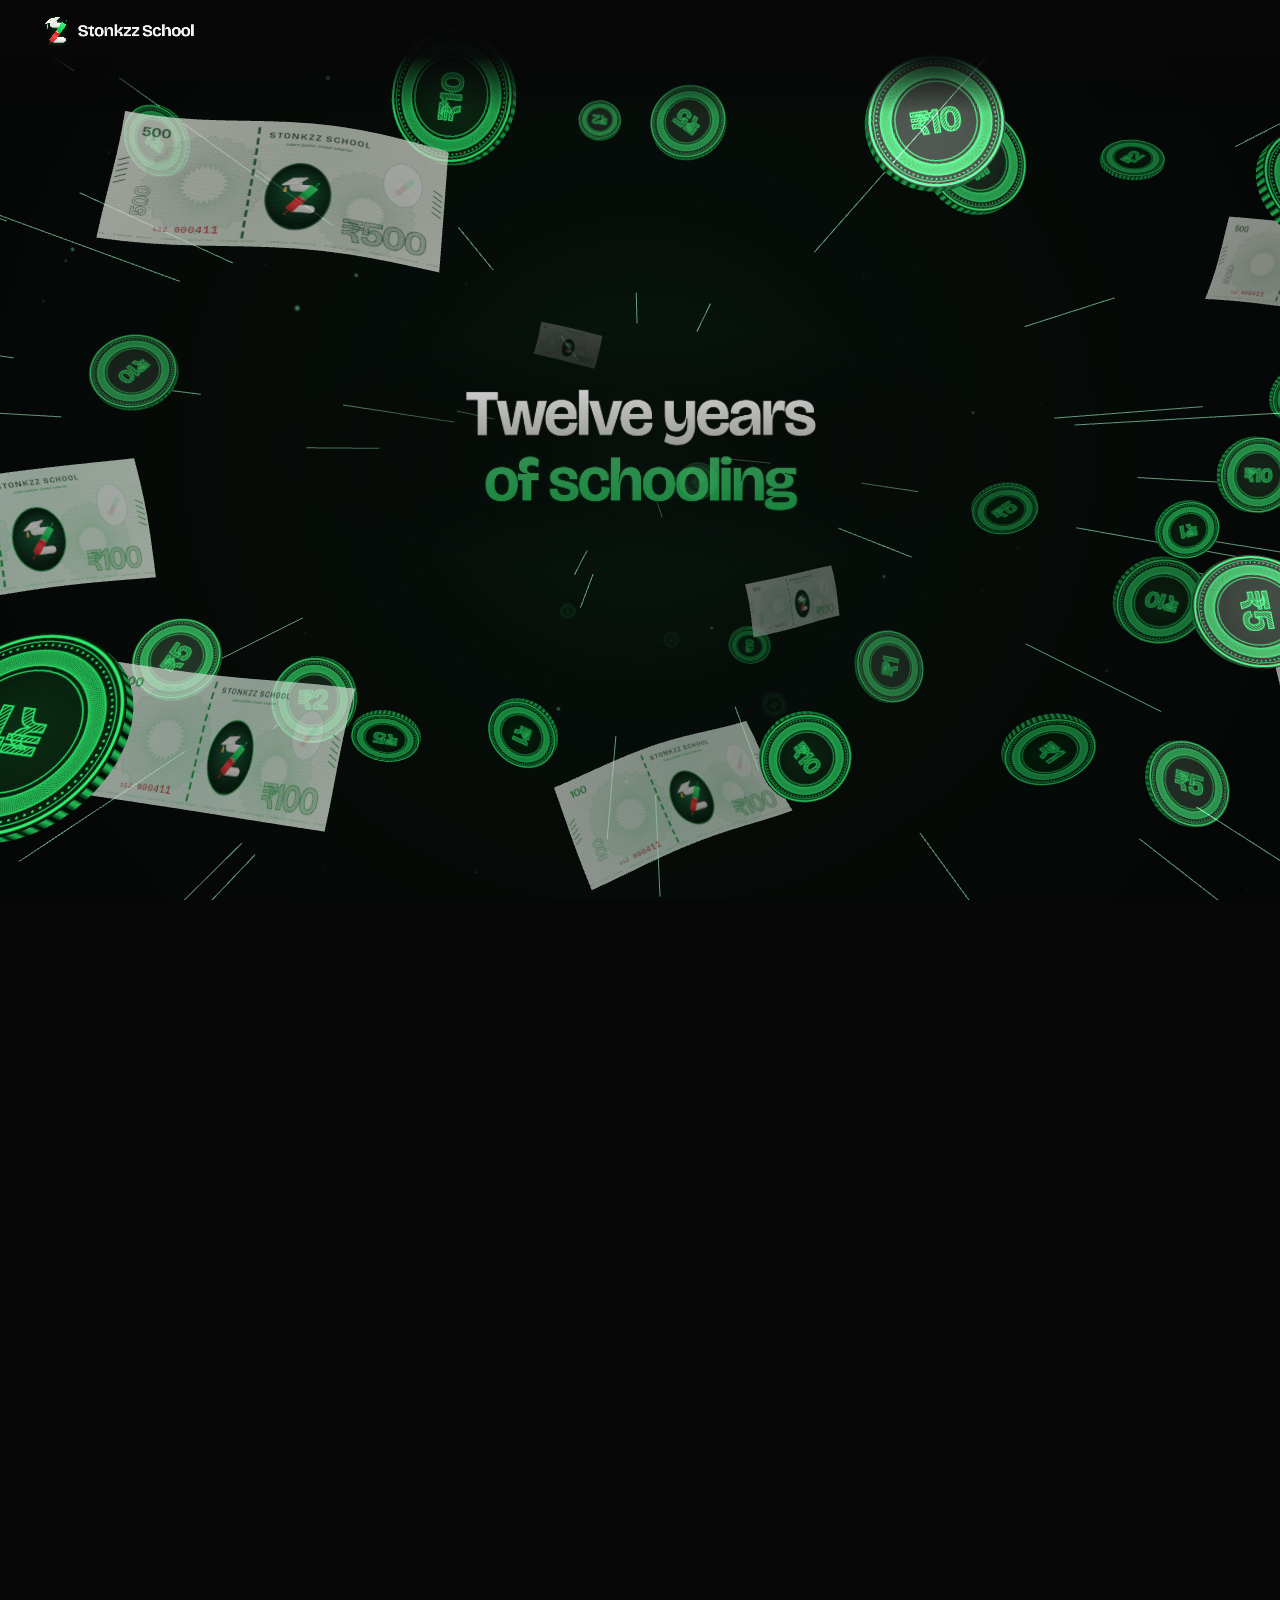
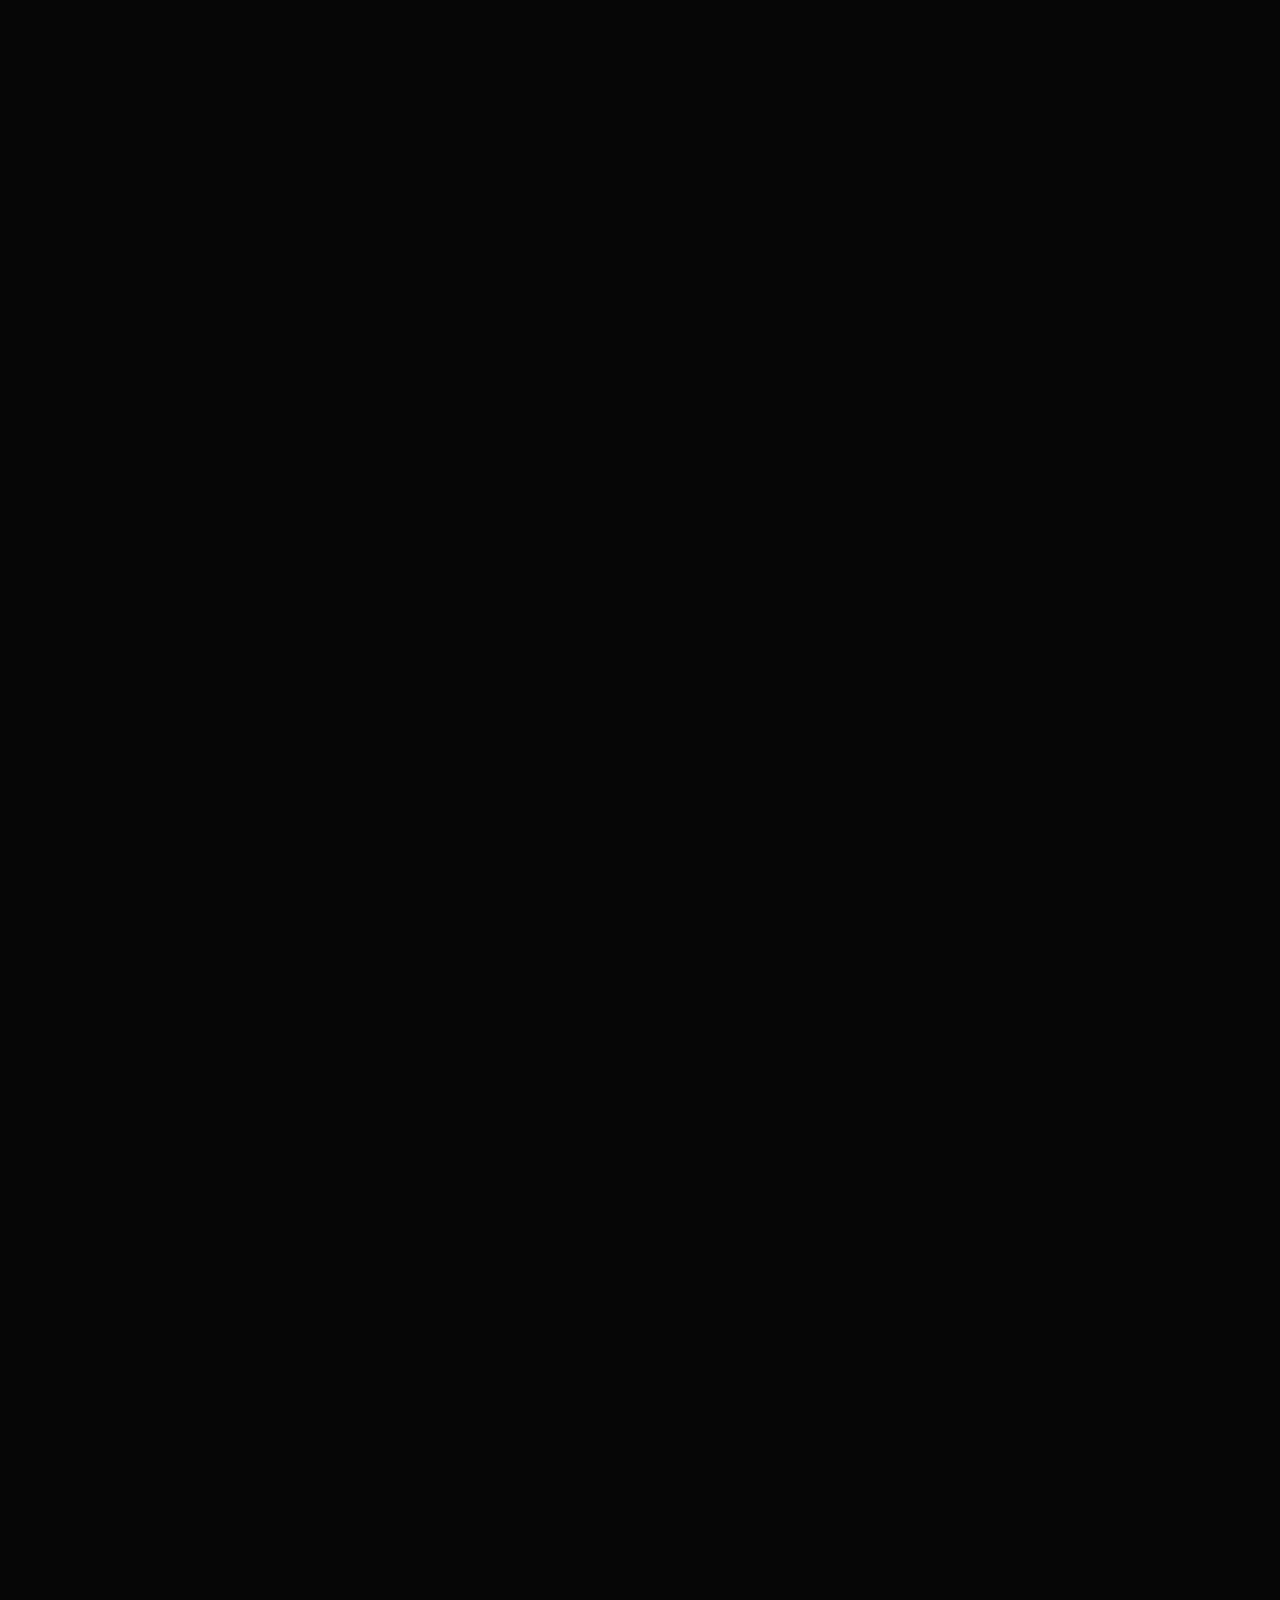
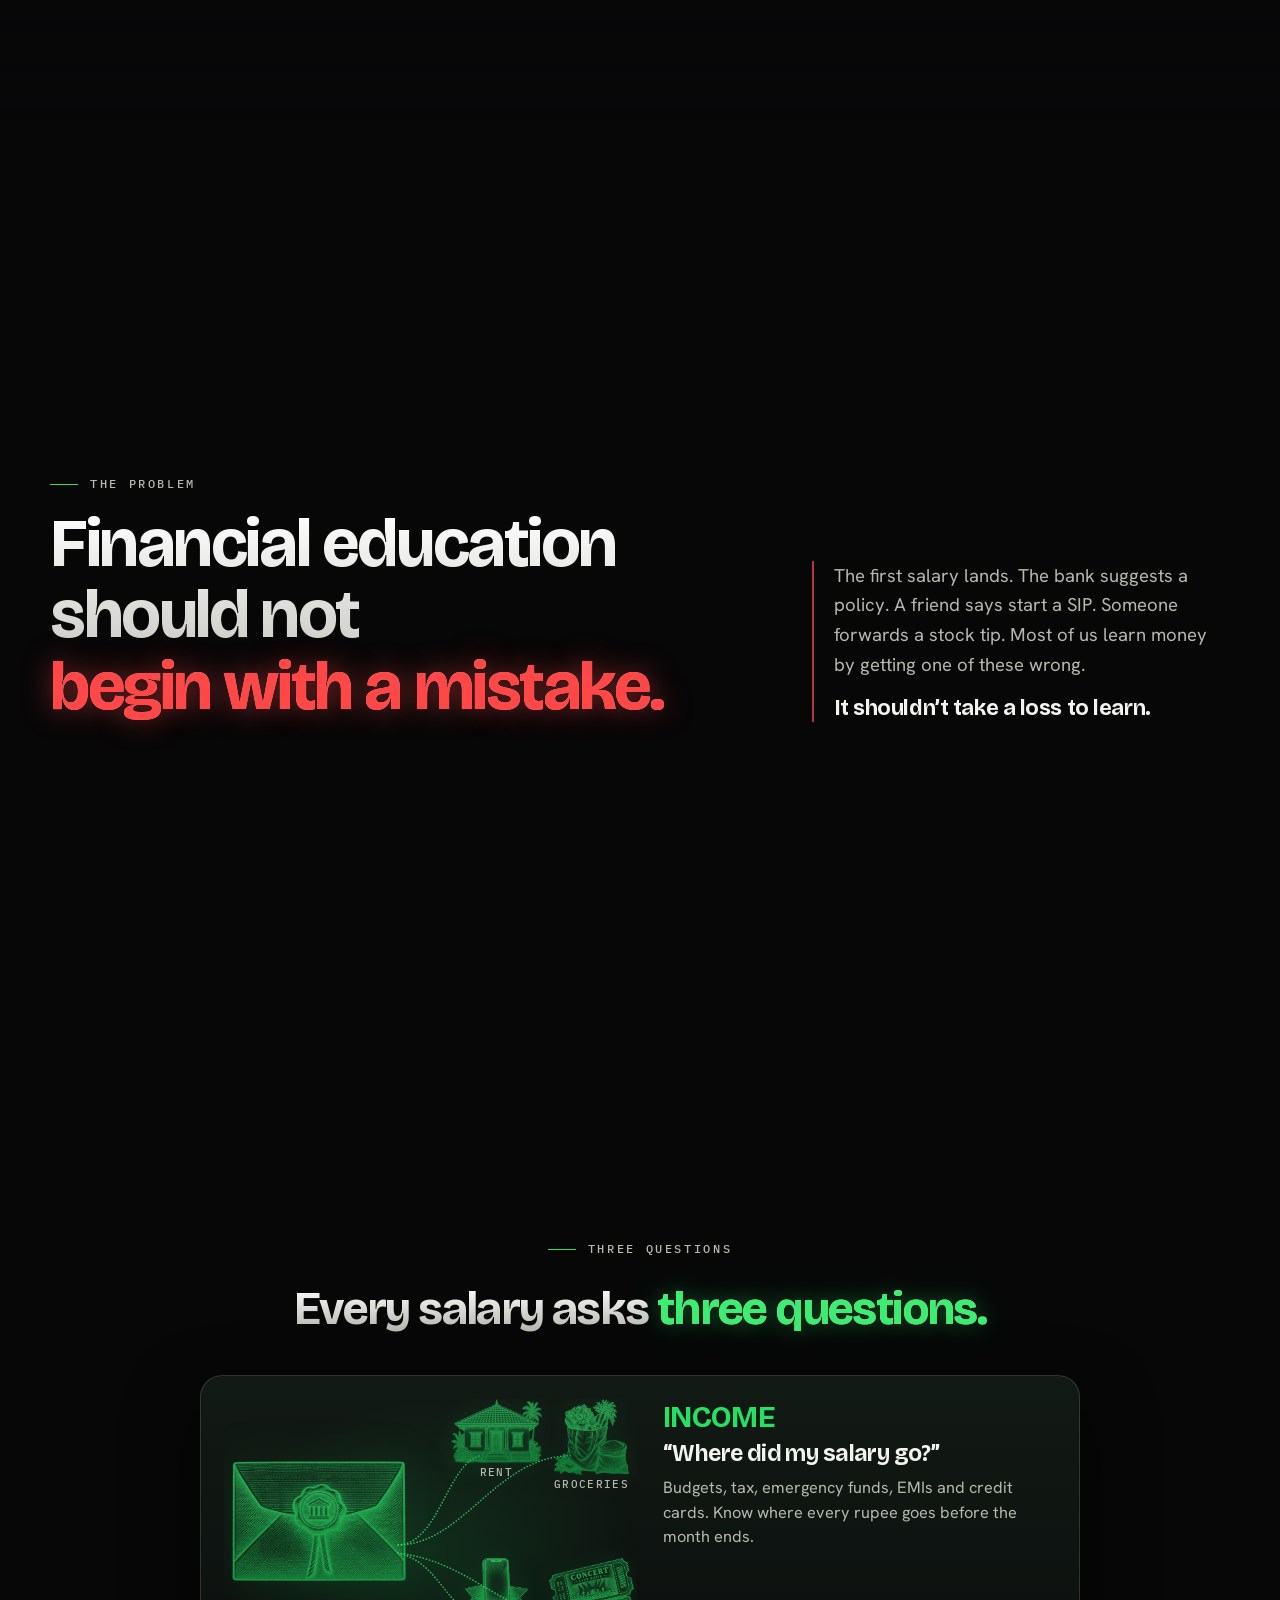
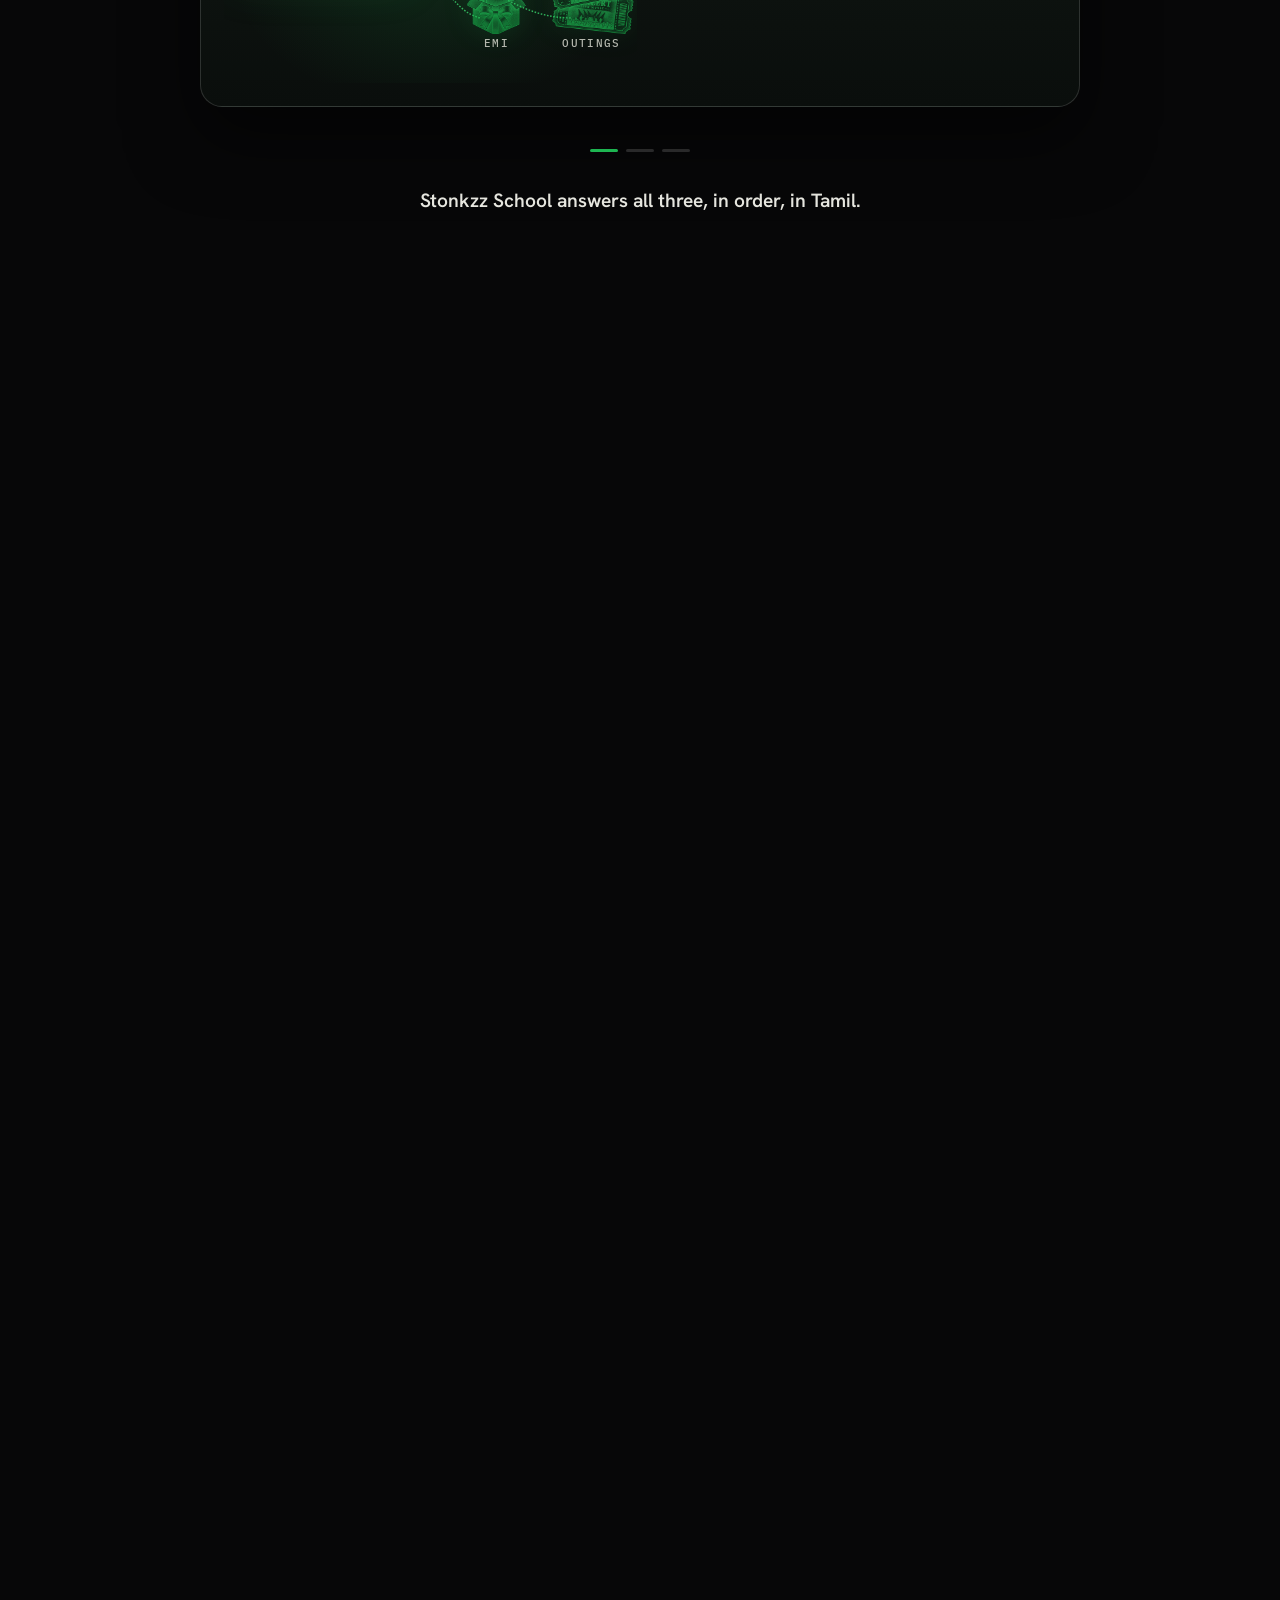
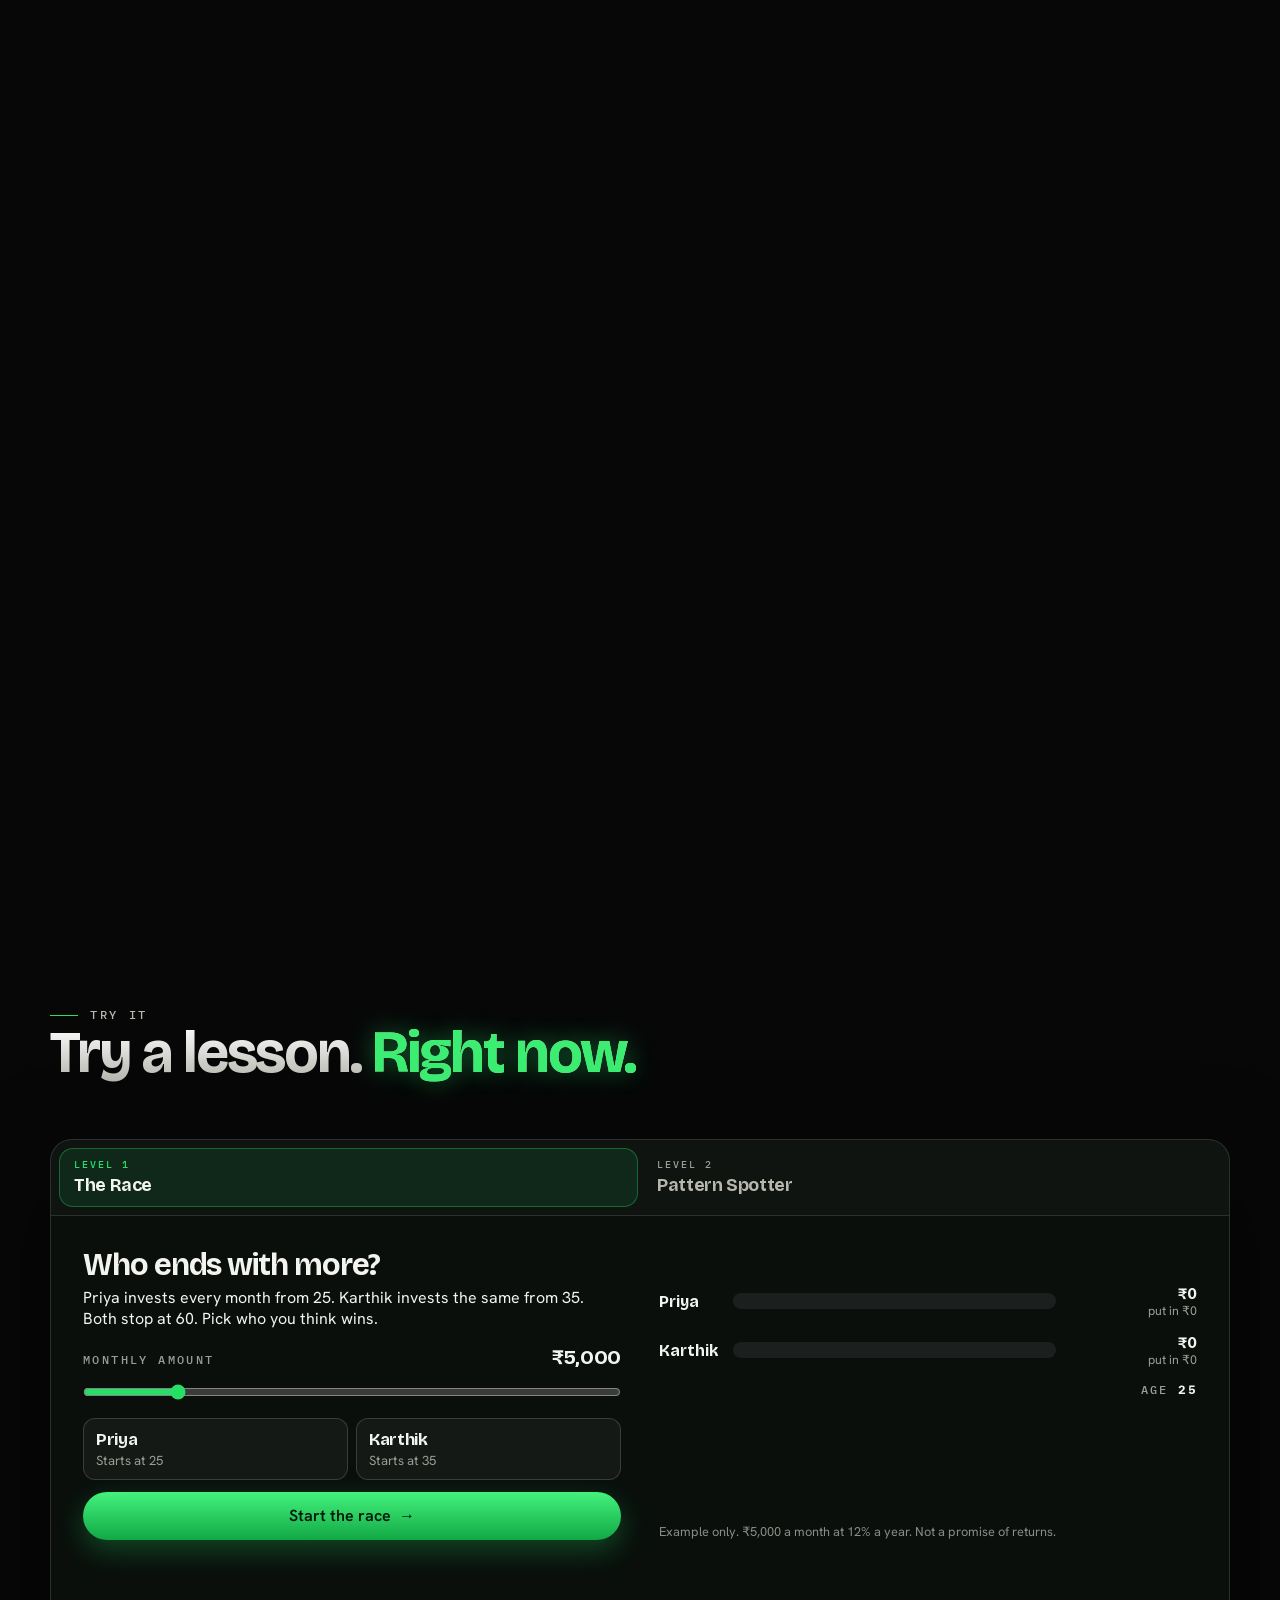
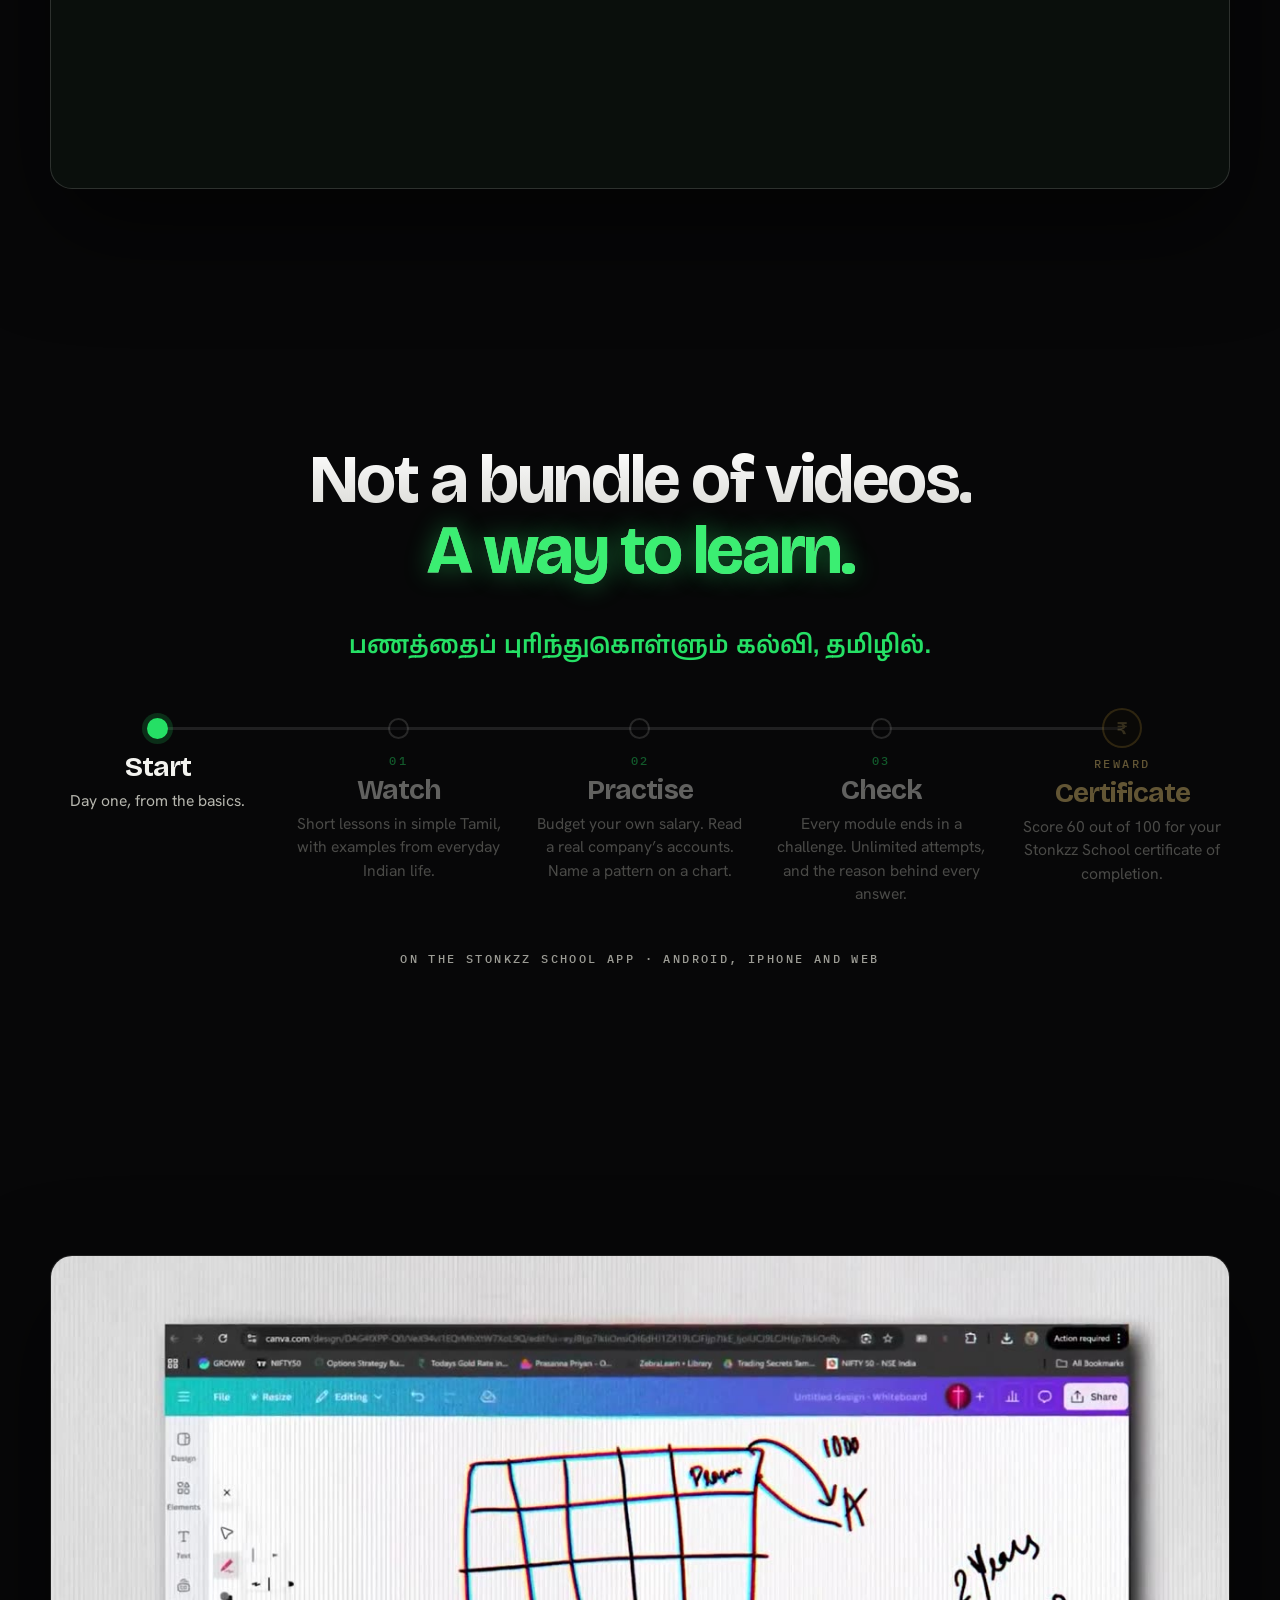
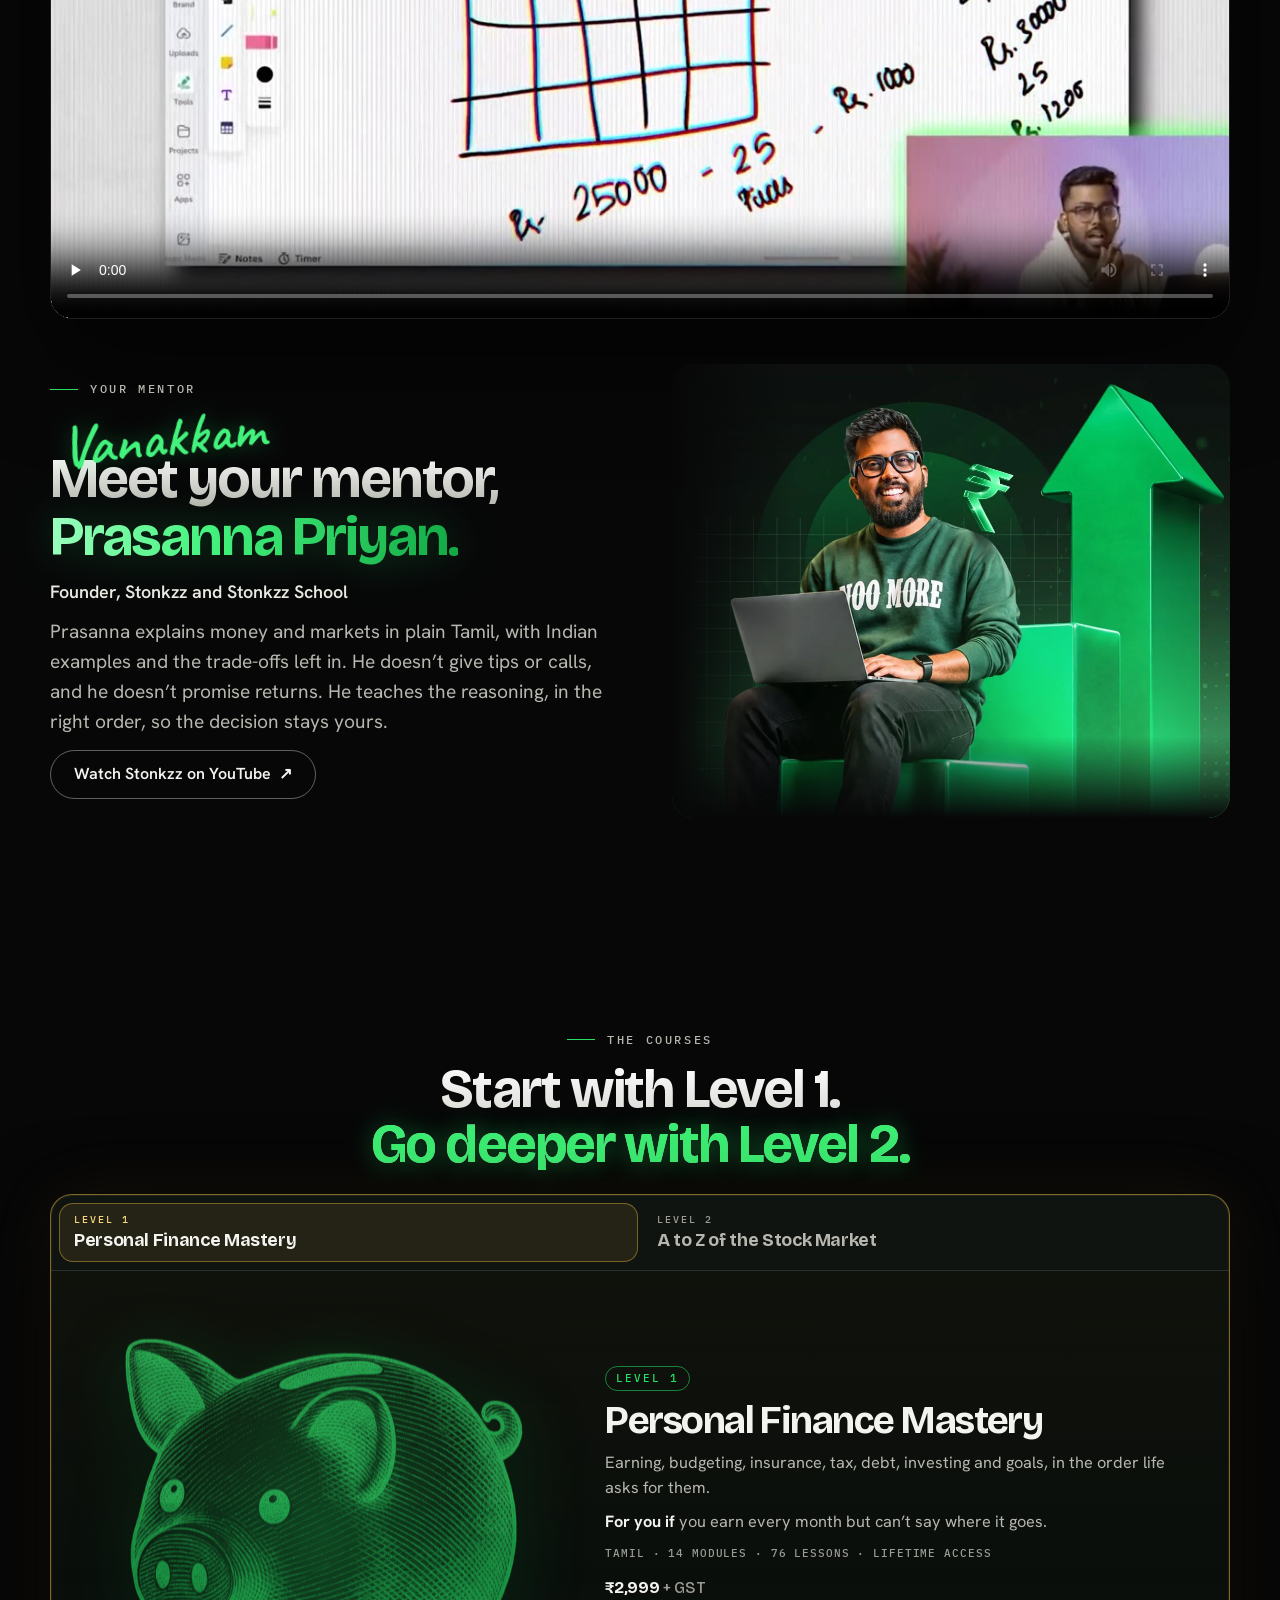
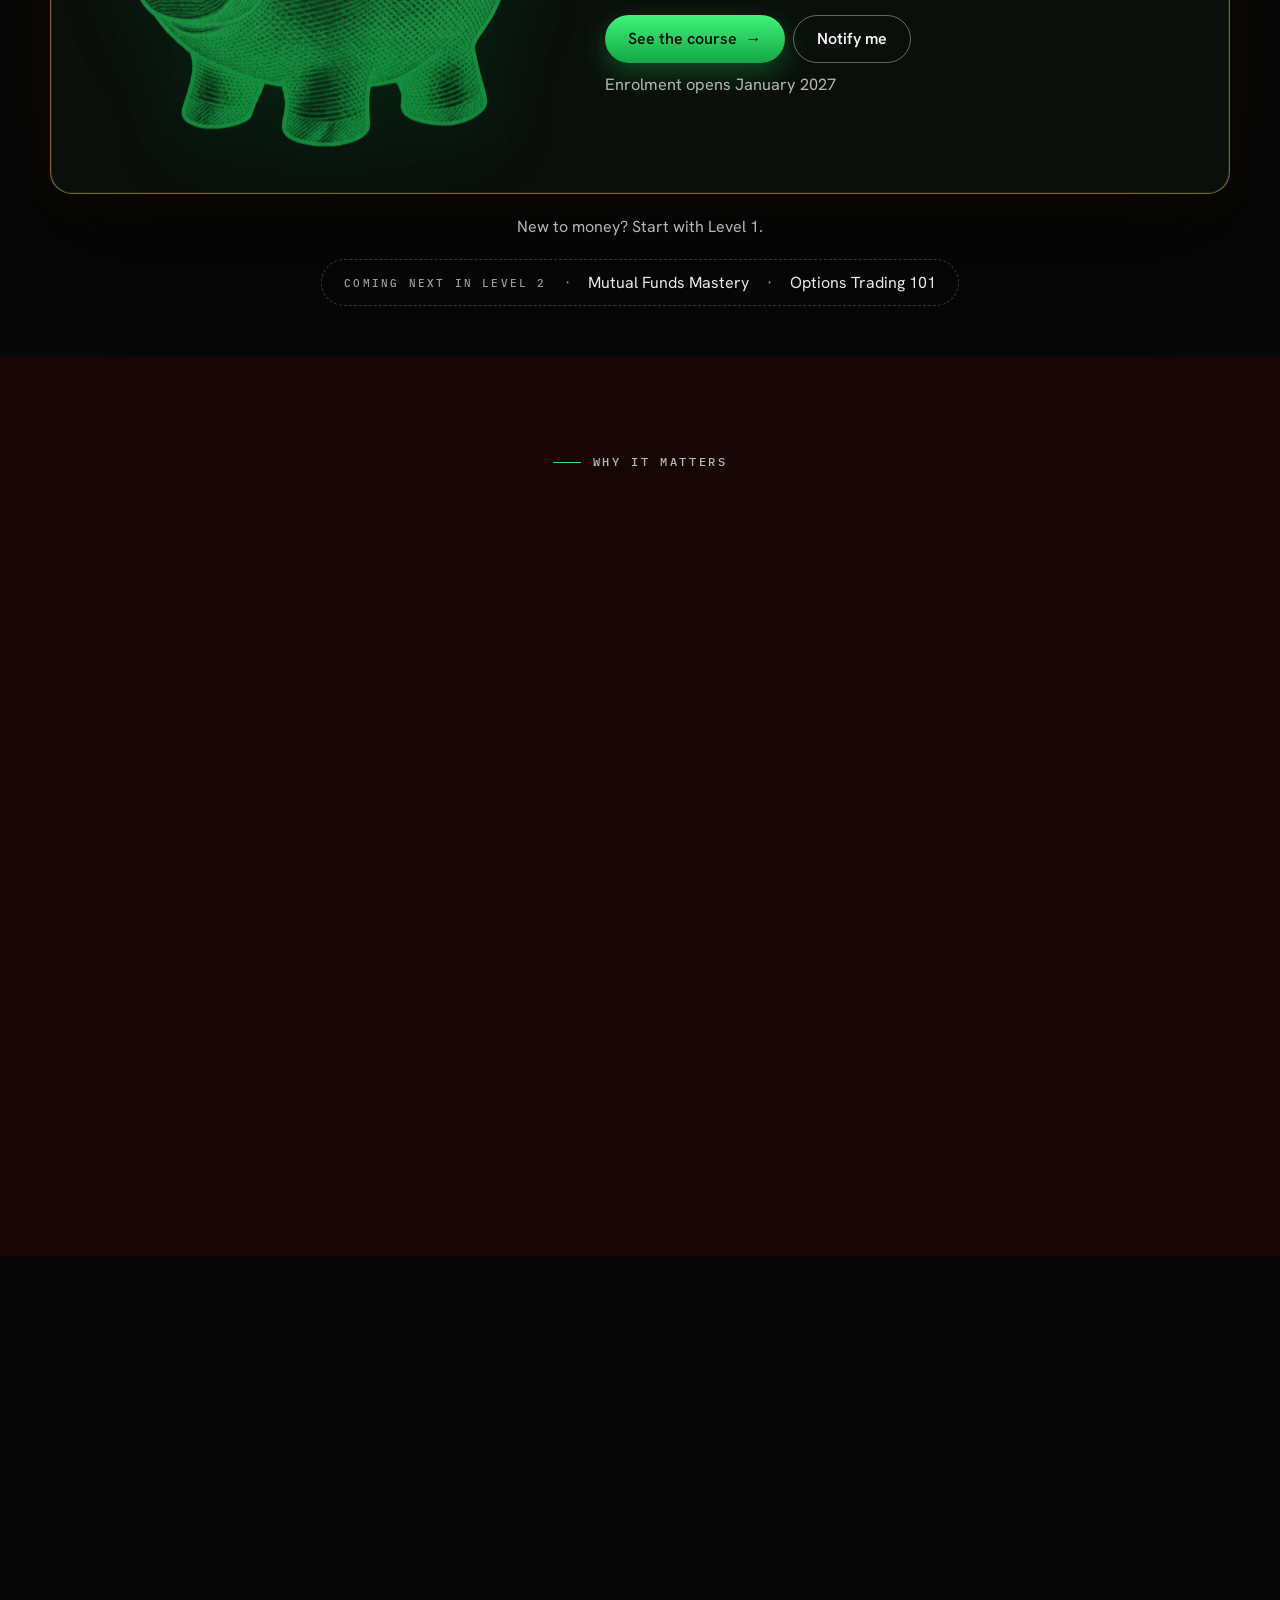
<file: index.html>
<!doctype html>
<html lang="en">
<head>
<meta charset="utf-8">
<meta name="viewport" content="width=device-width,initial-scale=1,viewport-fit=cover">
<title>Stonkzz School · The money lessons we should all have learned</title>
<meta name="description" content="The money lessons we should all have learned. Stonkzz School teaches personal finance and the stock market in simple Tamil, from your first salary to the stock market.">
<meta name="theme-color" content="#070708">
<link rel="icon" href="assets/logo.svg" type="image/svg+xml">
<link rel="preload" href="fonts/BricolageGrotesque-latin.woff2" as="font" type="font/woff2" crossorigin>
<link rel="stylesheet" href="css/journey.css">
</head>
<body class="loading">
<canvas id="world" aria-hidden="true"></canvas>
<div id="topbar" aria-hidden="true"></div>

<a id="brand" href="#top" aria-label="Stonkzz School, back to the start">
  <svg id="mark" viewBox="60 55 550 690" aria-hidden="true"><defs>
    <linearGradient id="lgG" x1="523" y1="232" x2="377" y2="434" gradientUnits="userSpaceOnUse"><stop offset="0" stop-color="#3BEE72"/><stop offset=".55" stop-color="#25E065"/><stop offset="1" stop-color="#12A845"/></linearGradient>
    <linearGradient id="lgR" x1="377" y1="434" x2="231" y2="635" gradientUnits="userSpaceOnUse"><stop offset="0" stop-color="#C21B1B"/><stop offset=".45" stop-color="#FF4747"/><stop offset="1" stop-color="#D42A2A"/></linearGradient>
    <linearGradient id="lgW" x1="0" y1="0" x2="0" y2="1"><stop offset="0" stop-color="#FFFFFF"/><stop offset="1" stop-color="#DDDDD6"/></linearGradient>
    <linearGradient id="lgC" x1="82" y1="224" x2="432" y2="76" gradientUnits="userSpaceOnUse"><stop offset="0" stop-color="#FFFFFF"/><stop offset="1" stop-color="#E4E4DE"/></linearGradient>
    <linearGradient id="lgT" x1="0" y1="0" x2="0" y2="1"><stop offset="0" stop-color="#F6D57E"/><stop offset="1" stop-color="#C9962A"/></linearGradient>
  </defs>
  <path d="M257 205H480L440 320H257A57.5 57.5 0 0 1 257 205Z" fill="url(#lgW)"/>
  <path d="M360 545H505A60 60 0 0 1 505 665H276L300 600Z" fill="url(#lgW)"/>
  <g stroke-linejoin="round" stroke-width="14">
    <path d="M480 203L567 262L421 463.5L333.5 404Z" fill="url(#lgG)" stroke="url(#lgG)"/>
    <path d="M333.5 404L421 463.5L275 665L187 605Z" fill="url(#lgR)" stroke="url(#lgR)"/>
  </g>
  <path d="M326 399L344.5 411.5L356.5 407.6L352.1 426.4L371.1 412.7L362 438L377.3 433.8L403.4 410.5L374 467.8L404.5 442.6L406 453.3L428.5 468.6" fill="none" stroke="#fff" stroke-width="3.6" stroke-linejoin="round" stroke-linecap="round"/>
  <path d="M527 227.5L574 162.8" stroke="#25E065" stroke-width="7" stroke-linecap="round"/>
  <path d="M585 148L582.5 174L560.7 158.2Z" fill="#25E065" stroke="#25E065" stroke-width="3" stroke-linejoin="round"/>
  <path d="M227.5 640L176.5 710.5" stroke="#E0262B" stroke-width="7" stroke-linecap="round"/>
  <path d="M165 726L189.1 715.8L167.3 700Z" fill="#E0262B" stroke="#E0262B" stroke-width="3" stroke-linejoin="round"/>
  <path d="M190 226L197 266Q282 286 356 204L352 158Q300 198 244 214Z" fill="#E9E9E3"/>
  <path d="M82 232L226 106L432 84L287 214Z" fill="#C9C9C1"/>
  <path d="M82 224L226 98L432 76L287 206Z" fill="url(#lgC)"/>
  <path d="M256 150L150 168L142 256" fill="none" stroke="#E2B23E" stroke-width="4" stroke-linecap="round" stroke-linejoin="round"/>
  <circle cx="142" cy="260" r="9" fill="#E2B23E"/>
  <path d="M130 264H154L161 338Q139 350 118 340Z" fill="url(#lgT)"/>
</svg>
  <span id="word">Stonkzz School</span>
</a>
<p id="cue" class="mono" aria-hidden="true"><span>Scroll</span><i></i></p>
<a id="nav" href="#courses">See the courses</a>

<!-- the lines drawn inside the 3D scene, as text for screen readers and search -->
<div class="sr" id="top">
  <h1>Stonkzz School</h1>
  <p>Twelve years of schooling. Hundreds of exams. Thousands of marks.</p>
  <p>Nobody taught us how to manage money.</p>
  <p>That's what we want to change.</p>
</div>

<!-- move 3: what sits under "That's what we want to change." -->
<section class="panel hero" id="hero" aria-label="Stonkzz School">
  <div class="card">
    <p class="sub">Money lessons in simple Tamil, from your first salary to the stock market.</p>
    <div class="btns"><a class="btn" href="#" data-pending="The Personal Finance course page">Personal Finance <i>&rarr;</i></a><a class="btn ghost" href="#" data-pending="The Stock Market course page">Stock Market <i>&rarr;</i></a></div>
  </div>
</section>
<div id="track"></div>

<main id="flow">
  <!-- 2.1 · the belief -->
  <section class="sec belief" id="belief" aria-labelledby="h-belief">
    <div class="bgrid">
      <div><p class="eyebrow rv">The problem</p><h2 class="disp rv" id="h-belief">Financial education should not <em>begin with a mistake.</em></h2></div>
      <p class="bpara rv" style="--d:.15s">The first salary lands. The bank suggests a policy. A friend says start a SIP. Someone forwards a stock tip. Most of us learn money by getting one of these wrong. <b>It shouldn&rsquo;t take a loss to learn.</b></p>
    </div>
  </section>

  <!-- 2.2 · three questions, one at a time -->
  <section class="qs" id="qs" aria-labelledby="h-qs">
    <div class="qpin">
      <p class="eyebrow rv">Three questions</p>
      <h2 class="h2 rv" id="h-qs">Every salary asks <b>three questions.</b></h2>
      <div class="qring"><div class="qspin">
        <article class="qbox" style="--i:0">
          <div class="scene inc" aria-hidden="true">
            <svg class="flowlines" viewBox="0 0 100 70" preserveAspectRatio="none"><path d="M42 36 C52 36 54 16 62 14"/><path d="M42 36 C58 36 66 14 84 14"/><path d="M42 38 C52 40 54 52 62 54"/><path d="M42 38 C60 40 68 54 84 54"/></svg>
            <img class="s-env" src="assets/s-envelope.webp" alt="" loading="lazy">
            <figure style="--x:55%;--y:0%"><img src="assets/s-house.webp" alt="" loading="lazy"><figcaption>Rent</figcaption></figure>
            <figure style="--x:78%;--y:0%"><img src="assets/s-groceries.webp" alt="" loading="lazy"><figcaption>Groceries</figcaption></figure>
            <figure style="--x:55%;--y:56%"><img src="assets/s-phone.webp" alt="" loading="lazy"><figcaption>EMI</figcaption></figure>
            <figure style="--x:78%;--y:56%"><img src="assets/s-tickets.webp" alt="" loading="lazy"><figcaption>Outings</figcaption></figure>
          </div>
          <p class="qn">Income</p>
          <h3>&ldquo;Where did my salary go?&rdquo;</h3>
          <p>Budgets, tax, emergency funds, EMIs and credit cards. Know where every rupee goes before the month ends.</p>
        </article>
        <article class="qbox" style="--i:1">
          <div class="scene pro" aria-hidden="true">
            <img class="s-umb" src="assets/s-umbrella.webp" alt="" loading="lazy">
            <figure style="--x:2%;--y:58%"><img src="assets/s-medicine.webp" alt="" loading="lazy"><figcaption>Health</figcaption></figure>
            <figure style="--x:80%;--y:4%"><img src="assets/s-house.webp" alt="" loading="lazy"><figcaption>Home</figcaption></figure>
            <figure style="--x:80%;--y:58%"><img src="assets/s-briefcase.webp" alt="" loading="lazy"><figcaption>Income</figcaption></figure>
          </div>
          <p class="qn">Protection</p>
          <h3>&ldquo;What am I actually buying?&rdquo;</h3>
          <p>Health cover and life cover. Know what a policy really gives you before you sign.</p>
        </article>
        <article class="qbox" style="--i:2">
          <div class="scene inv" aria-hidden="true">
            <div class="beam"><i class="post"></i><div class="arm">
              <figure class="pan l"><img src="assets/s-phone.webp" alt="" loading="lazy"><figcaption>A forwarded tip</figcaption></figure>
              <figure class="pan r"><img src="assets/s-coin-tree.webp" alt="" loading="lazy"><figcaption>A reason of your own</figcaption></figure>
            </div></div>
          </div>
          <p class="qn">Investing</p>
          <h3>&ldquo;Why am I choosing this?&rdquo;</h3>
          <p>SIPs, funds and stocks, picked for a reason that&rsquo;s yours, not a forwarded tip.</p>
        </article>
      </div></div>
      <div class="qdots" aria-hidden="true"><i></i><i></i><i></i></div>
      <p class="qend rv">Stonkzz School answers all three, in order, in Tamil.</p>
    </div>
  </section>

  <!-- 2.3 · try a lesson -->
  <section class="sec try" id="try" aria-labelledby="h-try">
    <div class="tryhead">
      <p class="eyebrow rv">Try it</p>
      <h2 class="h1 rv" id="h-try">Try a lesson. <em>Right now.</em></h2>
      <p class="lede left rv" style="--d:.1s">Two short games from inside the courses. Play one, or keep scrolling.</p>
    </div>
    <div class="win rv" id="gwin">
      <div class="tabs" role="tablist" aria-label="Games">
        <button type="button" role="tab" id="tab-race" aria-controls="p-race" aria-selected="true"><span class="mono">Level 1</span>The Race</button>
        <button type="button" role="tab" id="tab-pat" aria-controls="p-pat" aria-selected="false" tabindex="-1"><span class="mono">Level 2</span>Pattern Spotter</button>
      </div>
      <div class="panel2 race" role="tabpanel" id="p-race" aria-labelledby="tab-race">
        <div class="rcol">
          <h3 class="ct">Who ends with more?</h3>
          <p class="sub">Priya invests every month from 25. Karthik invests the same from 35. Both stop at 60. Pick who you think wins.</p>
          <div class="row"><label class="mono" for="amt">Monthly amount</label><output id="amtOut" for="amt">&#8377;5,000</output></div>
          <input type="range" id="amt" min="1000" max="25000" step="500" value="5000">
          <div class="who">
            <button type="button" data-who="priya" aria-pressed="false"><b>Priya</b><span>Starts at 25</span></button>
            <button type="button" data-who="karthik" aria-pressed="false"><b>Karthik</b><span>Starts at 35</span></button>
          </div>
          <button type="button" class="btn" id="raceGo">Start the race <i>&rarr;</i></button>
        </div>
        <div class="rcol">
          <div class="lanes">
            <div class="lane"><span class="nm">Priya</span><span class="bar"><i id="bP"></i></span><b id="vP">&#8377;0</b><small id="iP">put in &#8377;0</small></div>
            <div class="lane"><span class="nm">Karthik</span><span class="bar"><i id="bK"></i></span><b id="vK">&#8377;0</b><small id="iK">put in &#8377;0</small></div>
            <p class="mono age">Age <b id="ageV">25</b></p>
          </div>
          <div class="res" id="raceRes" aria-live="polite">
            <p><b id="resHead">Priya ends with 3.4 times as much.</b><span>She invested for ten more years, and those first ten did most of the work. That&rsquo;s compounding.</span></p>
          </div>
          <p class="fine" id="raceFine">Example only. &#8377;5,000 a month at 12% a year. Not a promise of returns.</p>
        </div>
      </div>
      <div class="panel2 pgame" role="tabpanel" id="p-pat" aria-labelledby="tab-pat" hidden>
        <div class="gbox" id="gameBox">
          <div class="gcover">
            <h3 class="ct">Can you name the shape?</h3>
            <p class="sub">A practice chart draws itself, week by week. Name the pattern before it finishes. It&rsquo;s the same game you play in the Stock Market course.</p>
            <svg class="gprev" viewBox="0 0 400 220" aria-hidden="true">
              <g class="grid"><path d="M0 40H400M0 90H400M0 140H400M0 190H400"/></g>
              <path class="gline" d="M10 180 L55 150 L90 110 L120 135 L160 70 L200 120 L235 105 L270 140 L300 128 L340 175 L390 200"/>
              <path class="gneck" d="M110 132 L310 132"/>
            </svg>
            <button type="button" class="btn" id="gamePlay">Play the game <i>&rarr;</i></button>
            <p class="fine">Practice charts, not real stocks. Not a prediction.</p>
          </div>
        </div>
      </div>
    </div>
  </section>

  <!-- 2.4 · how you learn -->
  <section class="sec learn" id="learn" aria-labelledby="h-learn">
    <p class="eyebrow rv">How you learn</p>
    <h2 class="disp c rv" id="h-learn">Not a bundle of videos. <em class="g">A way to learn.</em></h2>
    <p class="ta rv" lang="ta">&#2986;&#2979;&#2980;&#3021;&#2980;&#3016;&#2986;&#3021; &#2986;&#3009;&#2992;&#3007;&#2984;&#3021;&#2980;&#3009;&#2965;&#3018;&#2995;&#3021;&#2995;&#3009;&#2990;&#3021; &#2965;&#2994;&#3021;&#2997;&#3007;, &#2980;&#2990;&#3007;&#2996;&#3007;&#2994;&#3021;.</p>
    <div class="load">
      <div class="track"><i class="fill"></i></div>
      <ol class="stops">
        <li class="stop" data-at="0"><i class="dot"></i><b>Start</b><p>Day one, from the basics.</p></li>
        <li class="stop" data-at=".25"><i class="dot"></i><span class="mono">01</span><b>Watch</b><p>Short lessons in simple Tamil, with examples from everyday Indian life.</p></li>
        <li class="stop" data-at=".5"><i class="dot"></i><span class="mono">02</span><b>Practise</b><p>Budget your own salary. Read a real company&rsquo;s accounts. Name a pattern on a chart.</p></li>
        <li class="stop" data-at=".75"><i class="dot"></i><span class="mono">03</span><b>Check</b><p>Every module ends in a challenge. Unlimited attempts, and the reason behind every answer.</p></li>
        <li class="stop gold" data-at=".999"><i class="dot coin">&#8377;</i><span class="mono">Reward</span><b>Certificate</b><p>Score 60 out of 100 for your Stonkzz School certificate of completion.</p></li>
      </ol>
    </div>
    <p class="mono appline rv">On the Stonkzz School app &middot; Android, iPhone and web</p>
  </section>

  <!-- 2.5 · trailer, then the teacher -->
  <section class="sec teacher" id="teacher" aria-labelledby="h-teacher">
    <div class="vid rv"><video src="assets/teacher.mp4" poster="assets/teacher-poster.jpg" controls playsinline preload="none" aria-label="A short teaching clip from Stonkzz with Prasanna Priyan"></video></div>
    <div class="mentor">
      <div class="mtext rv">
        <p class="eyebrow">Your mentor</p>
        <h2 class="mh" id="h-teacher"><span class="hand" lang="ta-Latn">Vanakkam</span><span class="mhl">Meet your mentor,</span><b>Prasanna Priyan.</b></h2>
        <p class="role">Founder, Stonkzz and Stonkzz School</p>
        <p class="lede left">Prasanna explains money and markets in plain Tamil, with Indian examples and the trade-offs left in. He doesn&rsquo;t give tips or calls, and he doesn&rsquo;t promise returns. He teaches the reasoning, in the right order, so the decision stays yours.</p>
        <a class="btn ghost" href="https://www.youtube.com/@stonkzz-bg" target="_blank" rel="noopener">Watch Stonkzz on YouTube <i>&nearr;</i></a>
      </div>
      <figure class="mpic rv" style="--d:.12s"><img src="assets/mentor-photo.webp" alt="Prasanna Priyan with a laptop, on the green Stonkzz set" width="1100" height="894" loading="lazy"></figure>
    </div>
  </section>

  <!-- 2.6 · the courses -->
  <section class="sec courses" id="courses" aria-labelledby="h-courses">
    <p class="eyebrow rv">The courses</p>
    <h2 class="disp c rv" id="h-courses">Start with Level 1. <em class="g">Go deeper with Level 2.</em></h2>
    <div class="win gold rv" id="cwin">
      <div class="tabs" role="tablist" aria-label="Courses">
        <button type="button" role="tab" id="tab-pf" aria-controls="p-pf" aria-selected="true"><span class="mono">Level 1</span>Personal Finance Mastery</button>
        <button type="button" role="tab" id="tab-sm" aria-controls="p-sm" aria-selected="false" tabindex="-1"><span class="mono">Level 2</span>A to Z of the Stock Market</button>
      </div>
      <article class="panel2 course" role="tabpanel" id="p-pf" aria-labelledby="tab-pf">
        <div class="art3" aria-hidden="true"><i class="halo"></i><img src="assets/c-piggy.webp" alt="" width="640" height="656" loading="lazy"></div>
        <div class="cinfo">
          <span class="lvl">Level 1</span>
          <h3>Personal Finance Mastery</h3>
          <p>Earning, budgeting, insurance, tax, debt, investing and goals, in the order life asks for them.</p>
          <p class="fy"><b>For you if</b> you earn every month but can&rsquo;t say where it goes.</p>
          <p class="mono meta">Tamil &middot; 14 modules &middot; 76 lessons &middot; Lifetime access</p>
          <p class="price">&#8377;2,999 <small>+ GST</small></p>
          <div class="cbtns"><a class="btn" href="#" data-pending="The Personal Finance course page">See the course <i>&rarr;</i></a><a class="btn ghost" href="#" data-pending="The Notify me sign-up">Notify me</a></div>
          <p class="opens">Enrolment opens January 2027</p>
        </div>
      </article>
      <article class="panel2 course" role="tabpanel" id="p-sm" aria-labelledby="tab-sm" hidden>
        <div class="art3 wide" aria-hidden="true"><i class="halo"></i><img src="assets/c-bullbear.webp" alt="" width="760" height="497" loading="lazy"></div>
        <div class="cinfo">
          <span class="lvl gold">Level 2</span>
          <h3>A to Z of the Stock Market</h3>
          <p>How the market works, how to study a business, how to read a chart and how to manage risk.</p>
          <p class="fy"><b>For you if</b> your basics are sorted and you want to understand the market before you put money in.</p>
          <p class="mono meta">Tamil &middot; 15 modules &middot; 81 lessons &middot; Lifetime access</p>
          <p class="price">&#8377;4,999 <small>+ GST</small></p>
          <div class="cbtns"><a class="btn" href="#" data-pending="The Stock Market course page">See the course <i>&rarr;</i></a><a class="btn ghost" href="#" data-pending="The Notify me sign-up">Notify me</a></div>
          <p class="opens">Enrolment opens January 2027</p>
        </div>
      </article>
    </div>
    <p class="aside rv">New to money? Start with Level 1.</p>
    <p class="soonrow rv"><span class="mono">Coming next in Level 2</span><span>Mutual Funds Mastery</span><span>Options Trading 101</span></p>
  </section>

  <!-- 2.7 · same salary: the section holds still while four candles turn -->
  <section class="same" id="same" aria-labelledby="h-same">
    <div class="pin">
      <canvas id="ssCanvas" aria-hidden="true"></canvas>
      <p class="eyebrow ss-l">Why it matters</p>
      <h2 class="ss-h" id="h-same"><span><i>Same salary.</i> <i>Same person.</i></span><b>Different ending.</b></h2>
      <ul class="ss-grid">
        <li class="ss-i"><i class="ss-c"></i><p class="ss-a">Salary in. Gone by the 20th.</p><p class="ss-b">Salary in. Plan first.</p></li>
        <li class="ss-i"><i class="ss-c"></i><p class="ss-a">A policy an uncle suggested.</p><p class="ss-b">Insurance to protect. Investments to grow.</p></li>
        <li class="ss-i"><i class="ss-c"></i><p class="ss-a">Minimum due, every month.</p><p class="ss-b">Card paid in full, every month.</p></li>
        <li class="ss-i"><i class="ss-c"></i><p class="ss-a">Bought on a WhatsApp tip.</p><p class="ss-b">Exit decided before buying.</p></li>
      </ul>
      <p class="ss-end">The only thing that changed is what they learnt.</p>
    </div>
  </section>

  <!-- 2.8 · the last push -->
  <section class="sec last" id="last" aria-labelledby="h-last">
    <p class="eyebrow rv">Start here</p>
    <h2 class="disp c xl rv" id="h-last">Learn money <em class="g">before money teaches you.</em></h2>
    <p class="lede rv">Start with your salary, or start with the market.</p>
    <div class="btns rv"><a class="btn" href="#" data-pending="The Personal Finance course page">Personal Finance <i>&rarr;</i></a><a class="btn ghost" href="#" data-pending="The Stock Market course page">Stock Market <i>&rarr;</i></a></div>
    <p class="opens rv">Enrolment opens January 2027 &middot; <a href="#" data-pending="The Notify me sign-up">Notify me</a></p>
  </section>

  <!-- 2.9 · questions -->
  <section class="sec faq" id="faq" aria-labelledby="h-faq">
    <div class="fgrid">
      <div class="fhead rv"><p class="eyebrow">Questions</p><h2 class="disp" id="h-faq">Questions? <em class="g">Clear answers.</em></h2><p class="lede left">Everything people ask before they join, answered here.</p></div>
      <div class="acc rv">
        <details open><summary>I&rsquo;m new to money. Where do I start?</summary><p>Personal Finance Mastery. It sets up your money basics before you get to the stock market.</p></details>
        <details><summary>Do I need to buy both courses?</summary><p>No. Each course is bought on its own, and there&rsquo;s no bundle right now.</p></details>
        <details><summary>Are the lessons in Tamil?</summary><p>Yes. Every lesson is taught in Tamil, with Indian examples. This website is in English.</p></details>
        <details><summary>When can I start?</summary><p>Enrolment opens in January 2027. Once you&rsquo;ve paid, log in to the Stonkzz School app with your phone number and start straight away. Access is lifetime, updates included.</p></details>
        <details><summary>Can I learn on my phone?</summary><p>Yes, on Android, iPhone or the web.</p></details>
        <details><summary>Do I get a certificate?</summary><p>Yes. Score 60 out of 100 across the module challenges and the final assessment for a Stonkzz School certificate of completion. It isn&rsquo;t a NISM, SEBI or other official qualification.</p></details>
        <details><summary>Do you give stock tips?</summary><p>No. Stonkzz School teaches. No tips, no trading calls, no personal investment advice.</p></details>
        <details><summary>Why pay when Stonkzz has free videos?</summary><p>A free video answers one question. A course takes you through the whole subject in order, with practice and a challenge after every module.</p></details>
        <details><summary>Are Mutual Funds, Options or live classes available?</summary><p>Not yet. Mutual Funds Mastery and Options Trading 101 are coming soon. Nothing coming later is included in today&rsquo;s purchase.</p></details>
        <details><summary>How do I get help or a refund?</summary><p>Use Help in the app, Monday to Saturday, 10 AM to 6 PM. Refunds follow our <a href="#" data-pending="The refund policy page">7-day refund policy</a>.</p></details>
      </div>
    </div>
  </section>

  <!-- 3 · footer -->
  <footer class="sfoot" aria-label="Site footer">
    <div class="fwrap">
      <div class="fbrand">
        <p class="flogo"><img src="assets/logo.svg" alt="" width="22" height="28"> Stonkzz School</p>
        <p>Financial education, explained simply in Tamil.</p>
        <p class="ftag">Learn better. Invest smarter.</p>
      </div>
      <nav aria-label="Courses"><p class="mono">Courses</p><ul><li><a href="#" data-pending="The Personal Finance course page">Personal Finance Mastery</a></li><li><a href="#" data-pending="The Stock Market course page">A to Z of the Stock Market</a></li><li><span>Mutual Funds Mastery (soon)</span></li><li><span>Options Trading 101 (soon)</span></li></ul></nav>
      <nav aria-label="Stonkzz"><p class="mono">Stonkzz</p><ul><li><a href="daily/">The Stonkzz Daily</a></li><li><a href="#" data-pending="The app">The Stonkzz School app</a></li><li><a href="#" data-pending="The support page">Support</a></li></ul></nav>
      <nav aria-label="Follow"><p class="mono">Follow</p><ul><li><a href="https://www.youtube.com/@stonkzz-bg" target="_blank" rel="noopener">YouTube</a></li><li><a href="https://www.instagram.com/stonkzz._/" target="_blank" rel="noopener">Instagram</a></li><li><a href="https://x.com/stonkz_daily" target="_blank" rel="noopener">X</a></li><li><a href="#" data-pending="The LinkedIn page">LinkedIn</a></li></ul></nav>
      <nav aria-label="Legal"><p class="mono">Legal</p><ul><li><a href="#" data-pending="The Terms of Use page">Terms of Use</a></li><li><a href="#" data-pending="The Privacy Policy page">Privacy Policy</a></li><li><a href="#" data-pending="The refund policy page">Refund Policy</a></li></ul></nav>
    </div>
    <div class="fbar">
      <p>Educational content only. Nothing on this site is investment advice. No claims of guaranteed financial outcomes.</p>
      <p class="mono">&copy; 2026 Stonkzz School</p>
    </div>
  </footer>
</main>

<div id="toast" role="status" aria-live="polite"></div>
<noscript><p class="nojs">Stonkzz School. Twelve years of schooling, and nobody taught us how to manage money. That's what we want to change.</p></noscript>
<script type="module" src="js/world.js"></script>
</body>
</html>
</file>
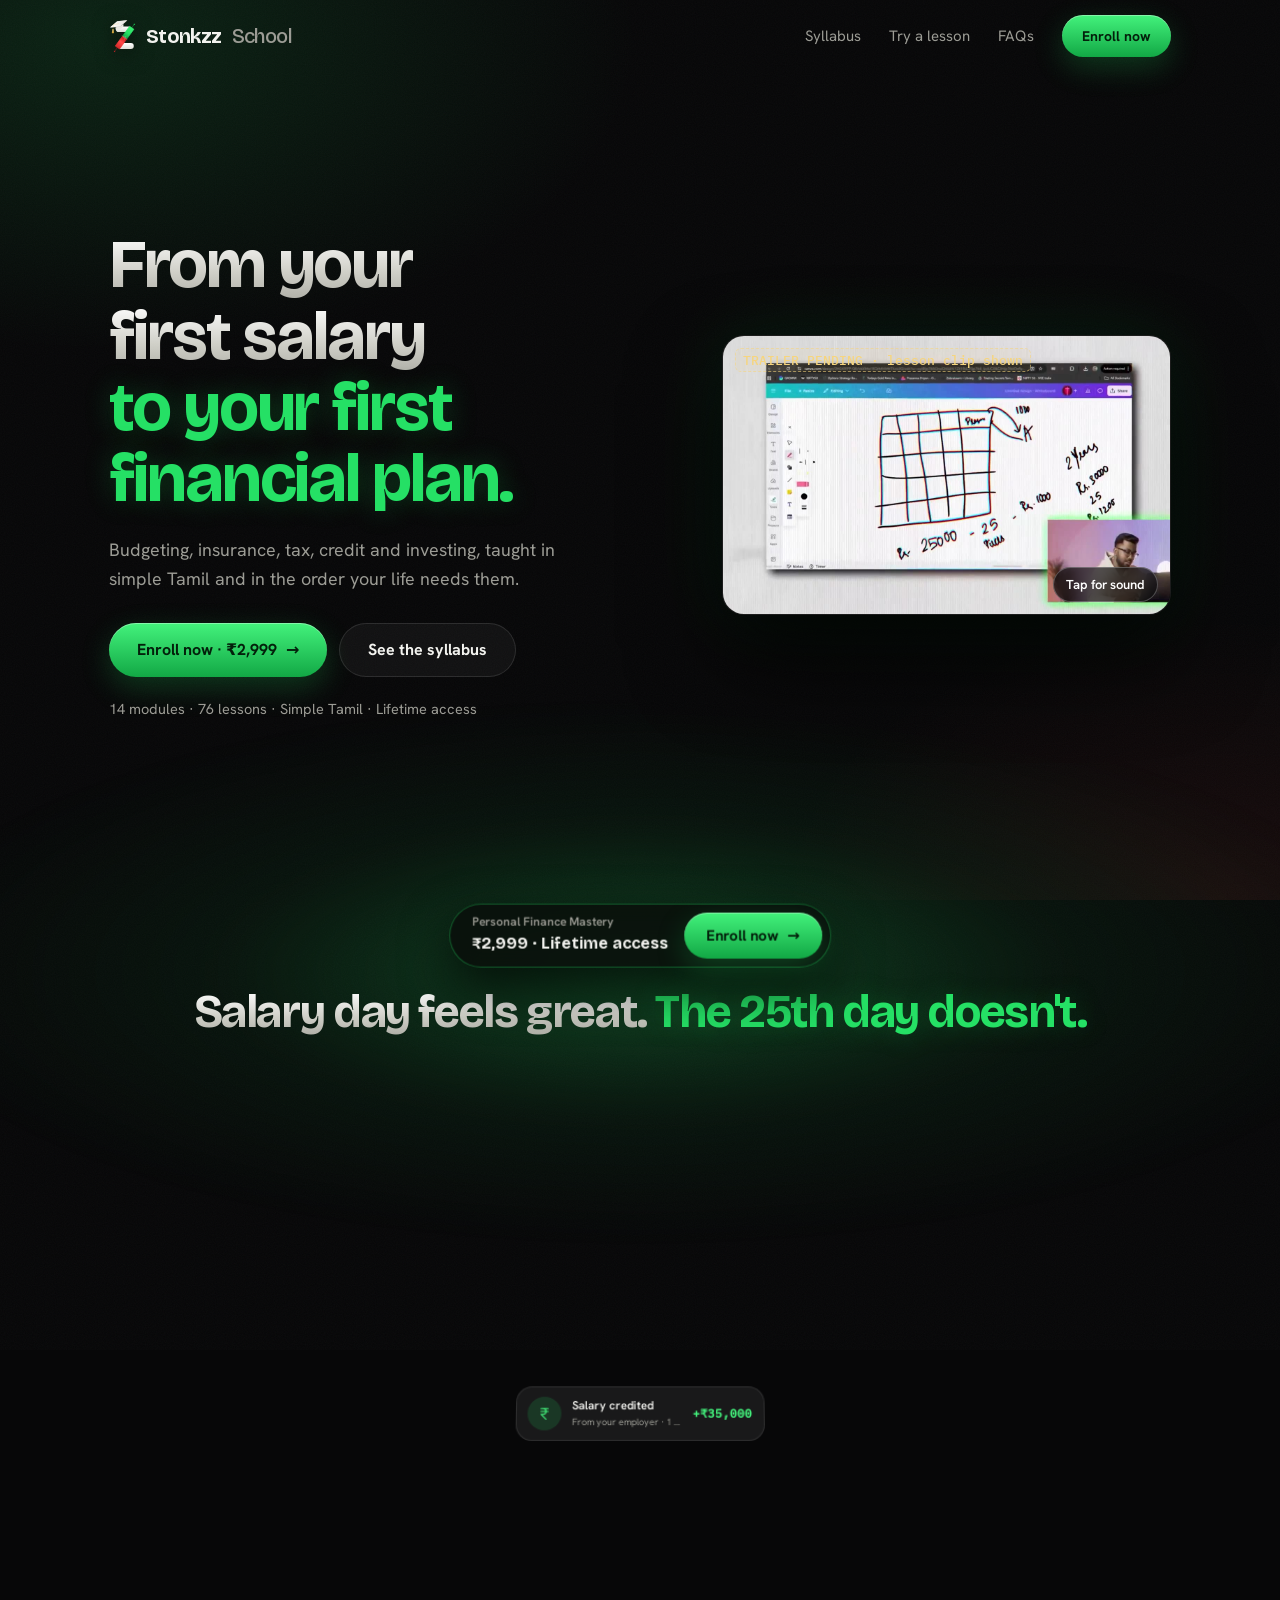
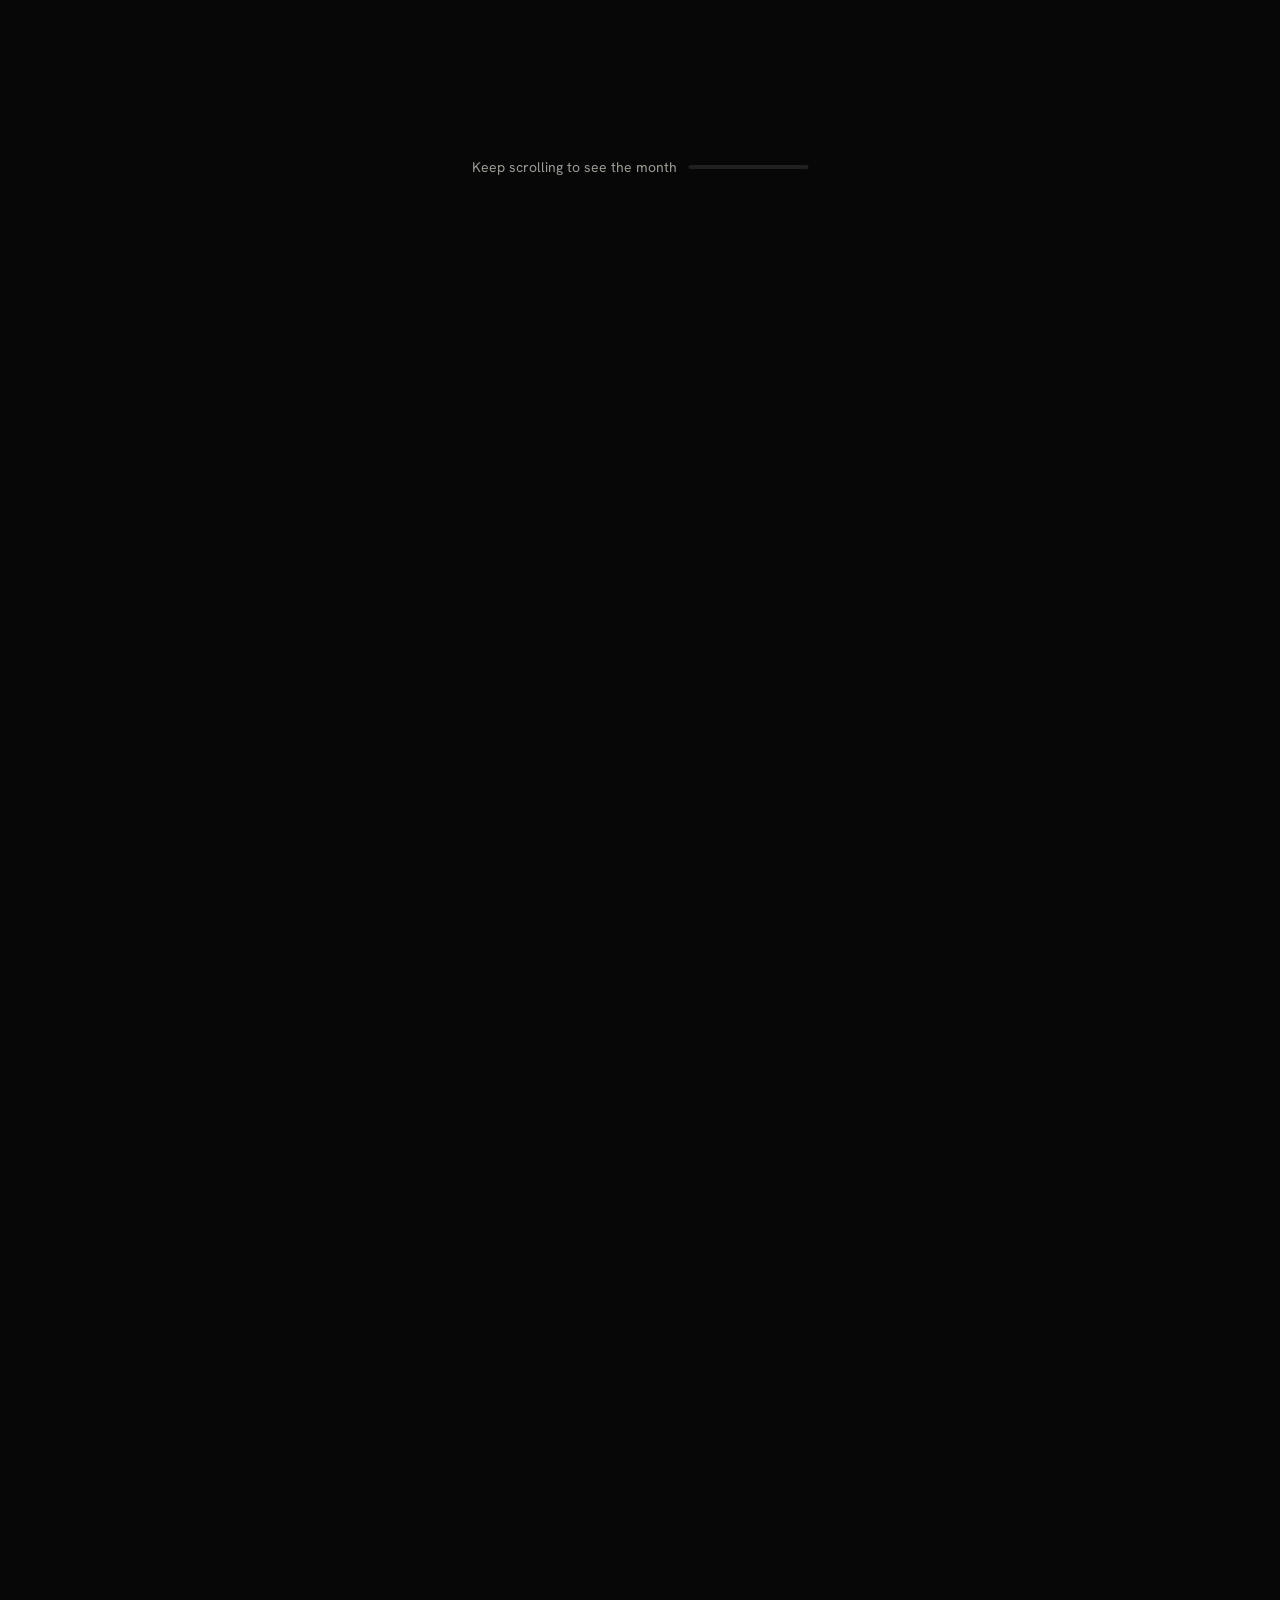
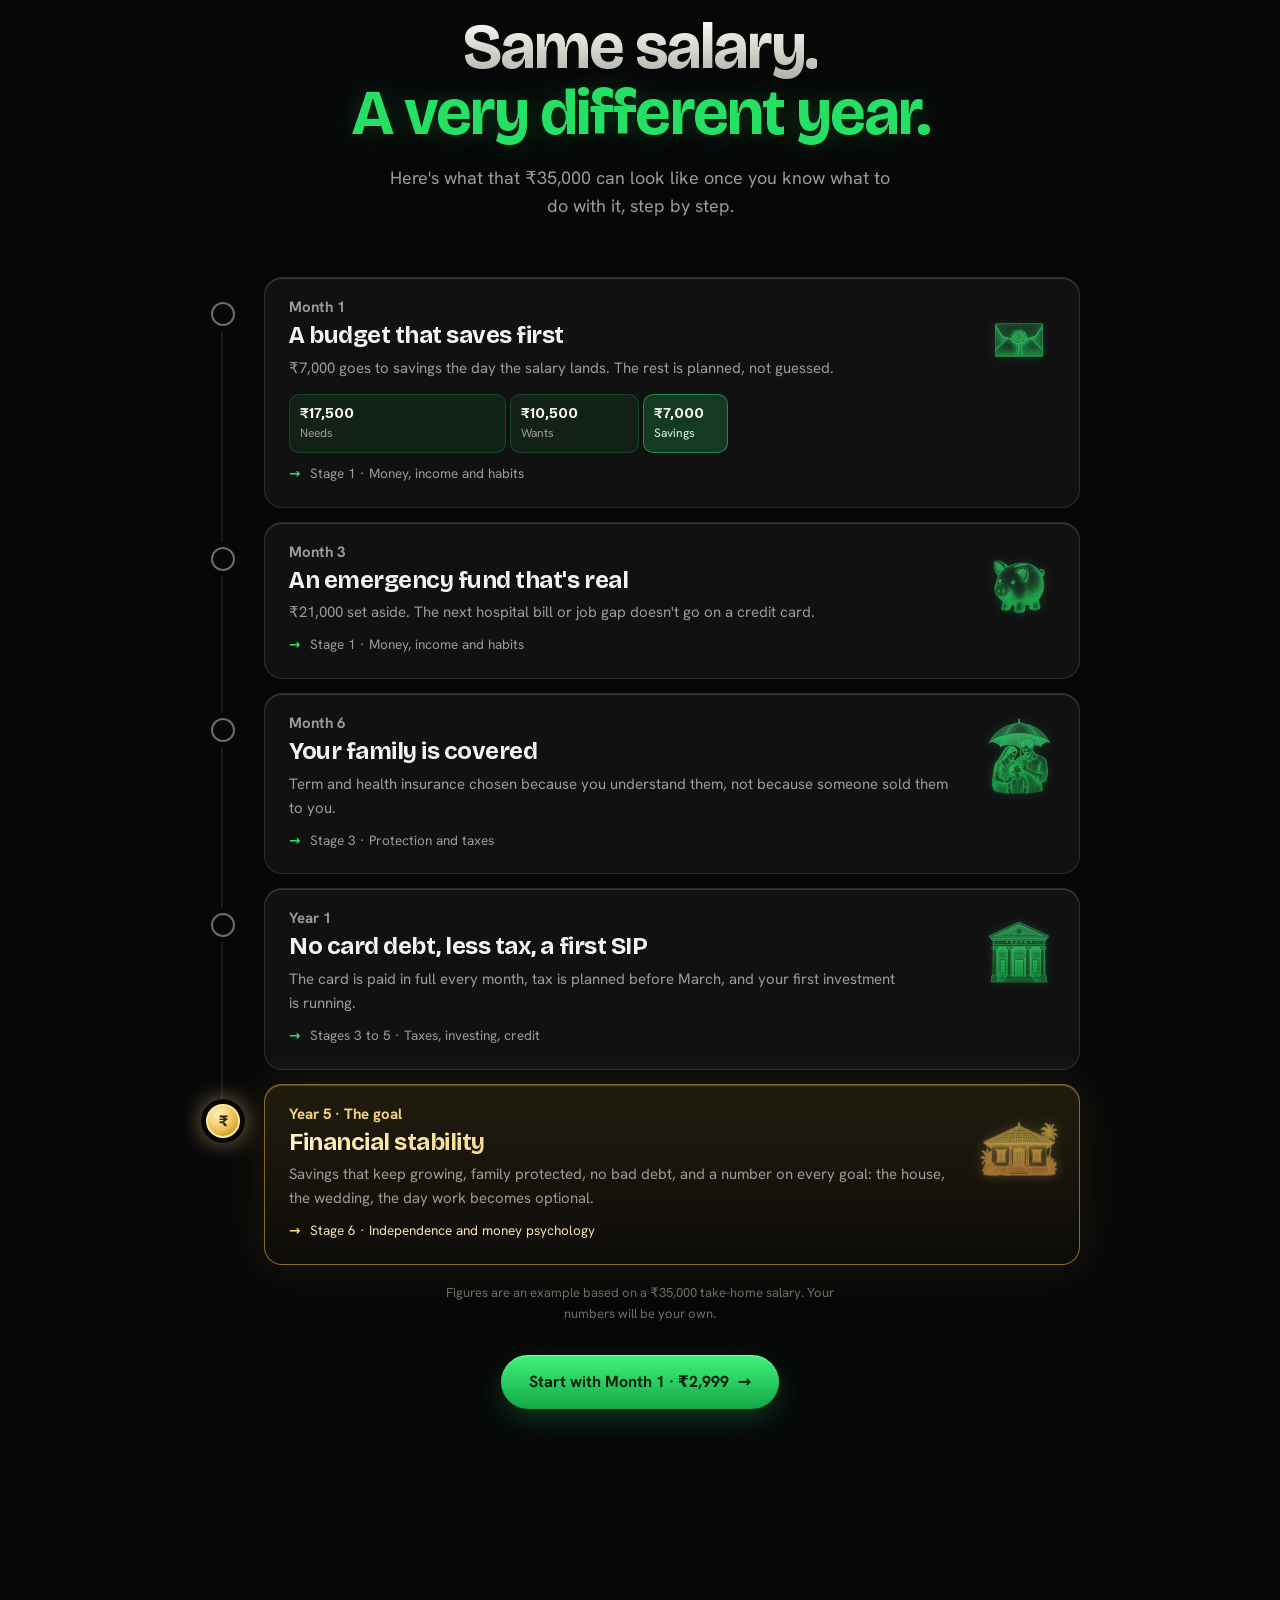
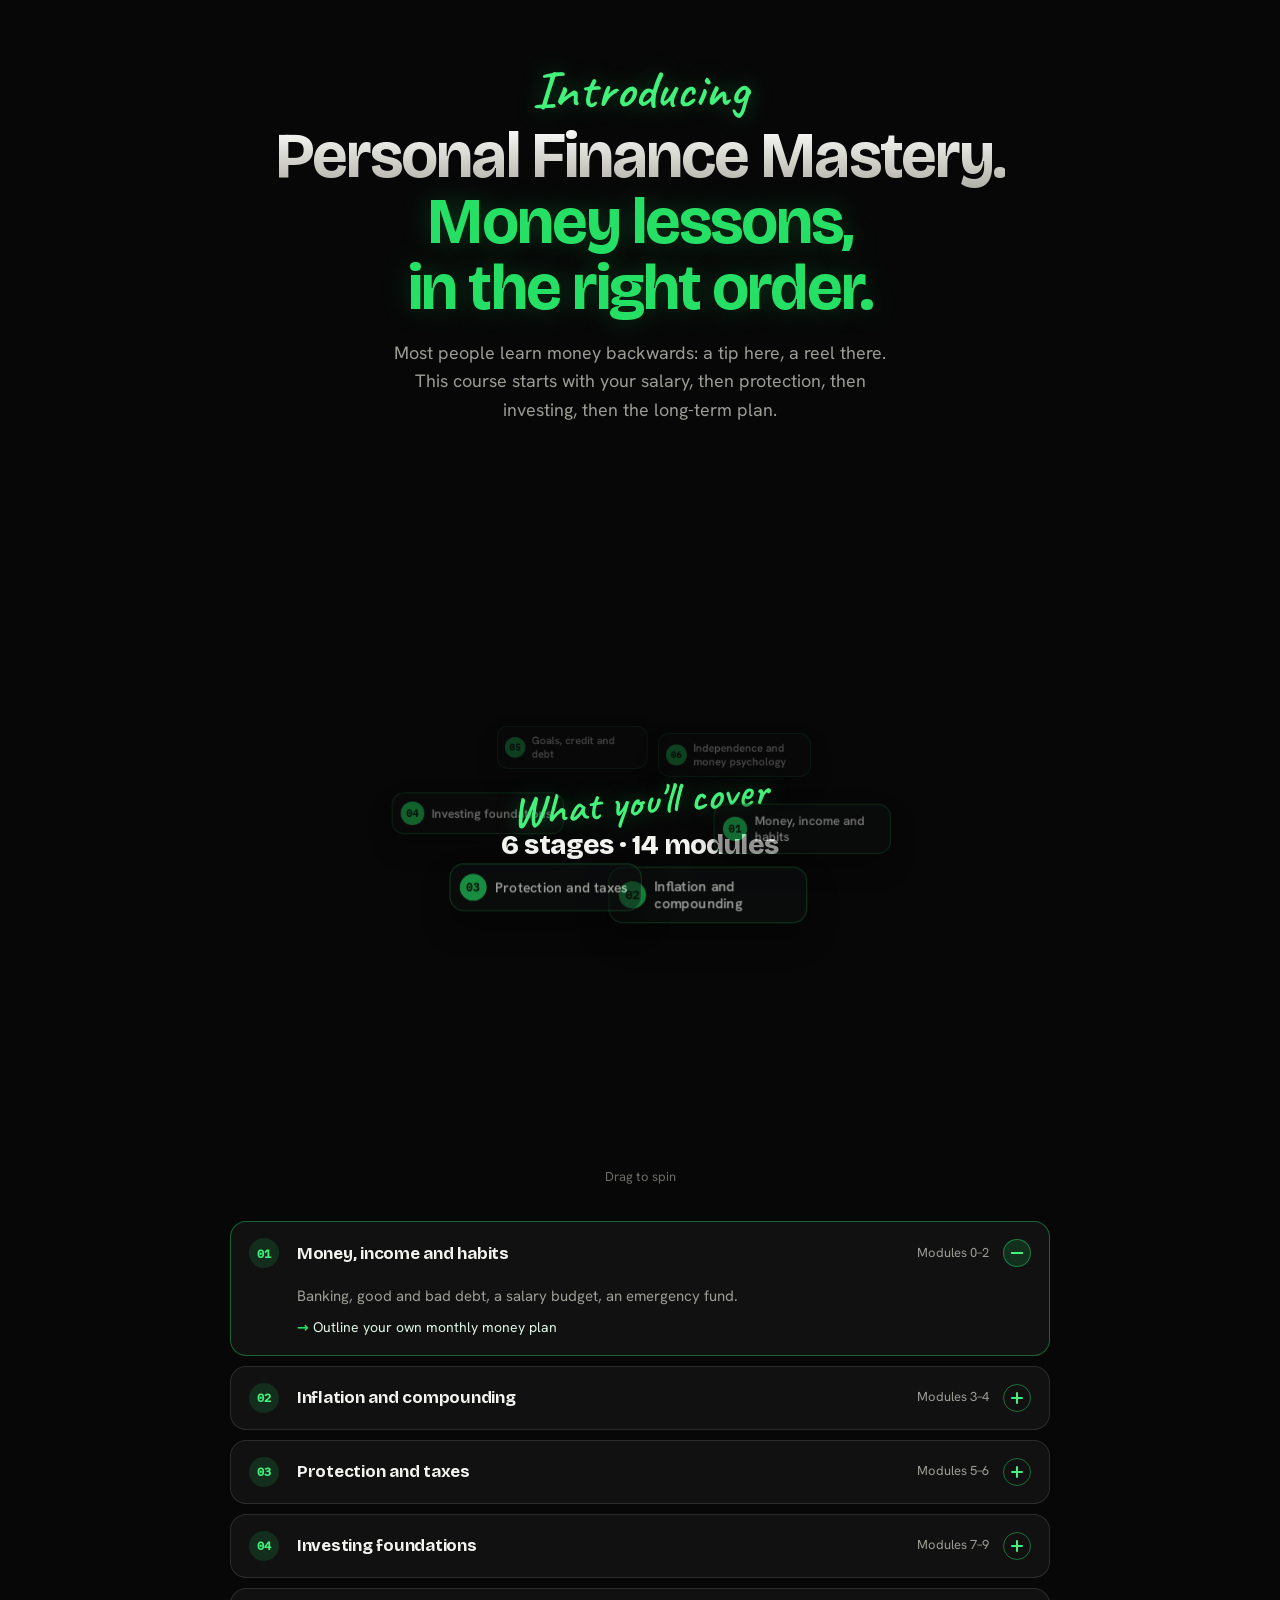
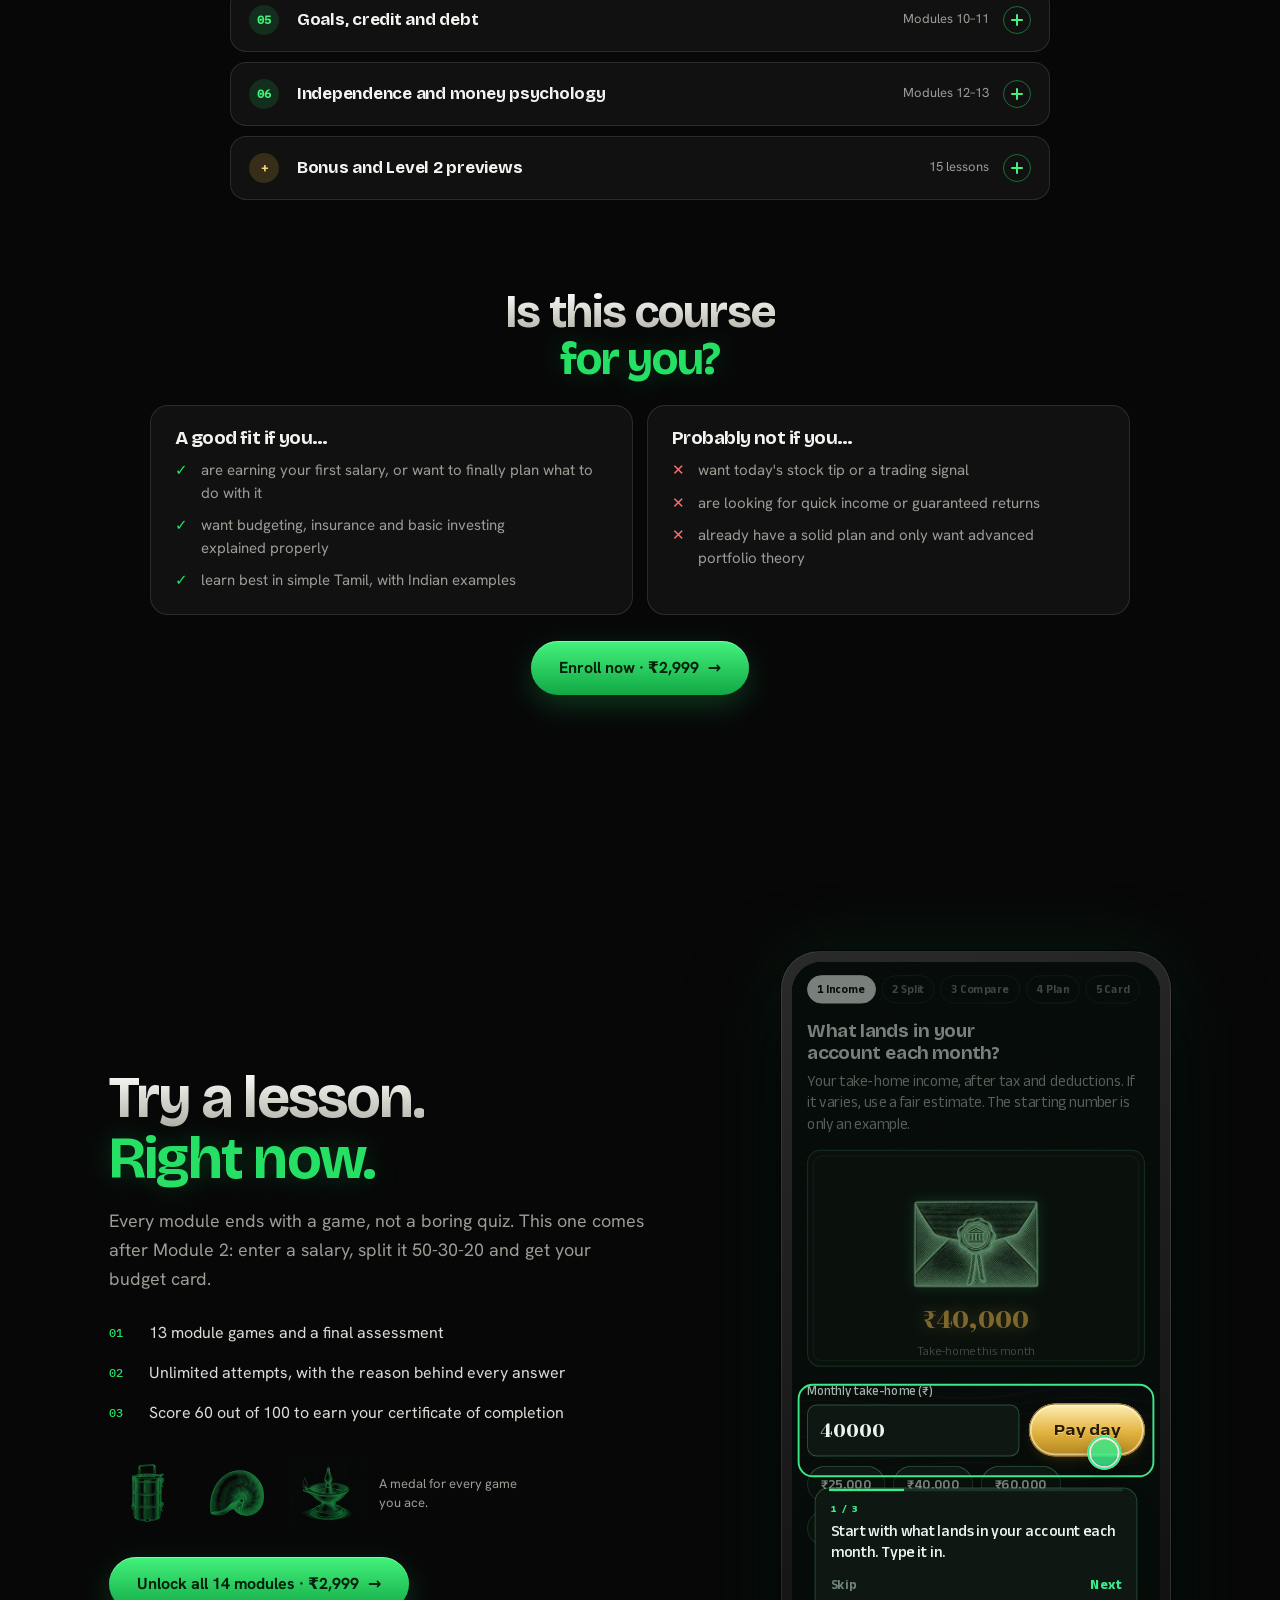
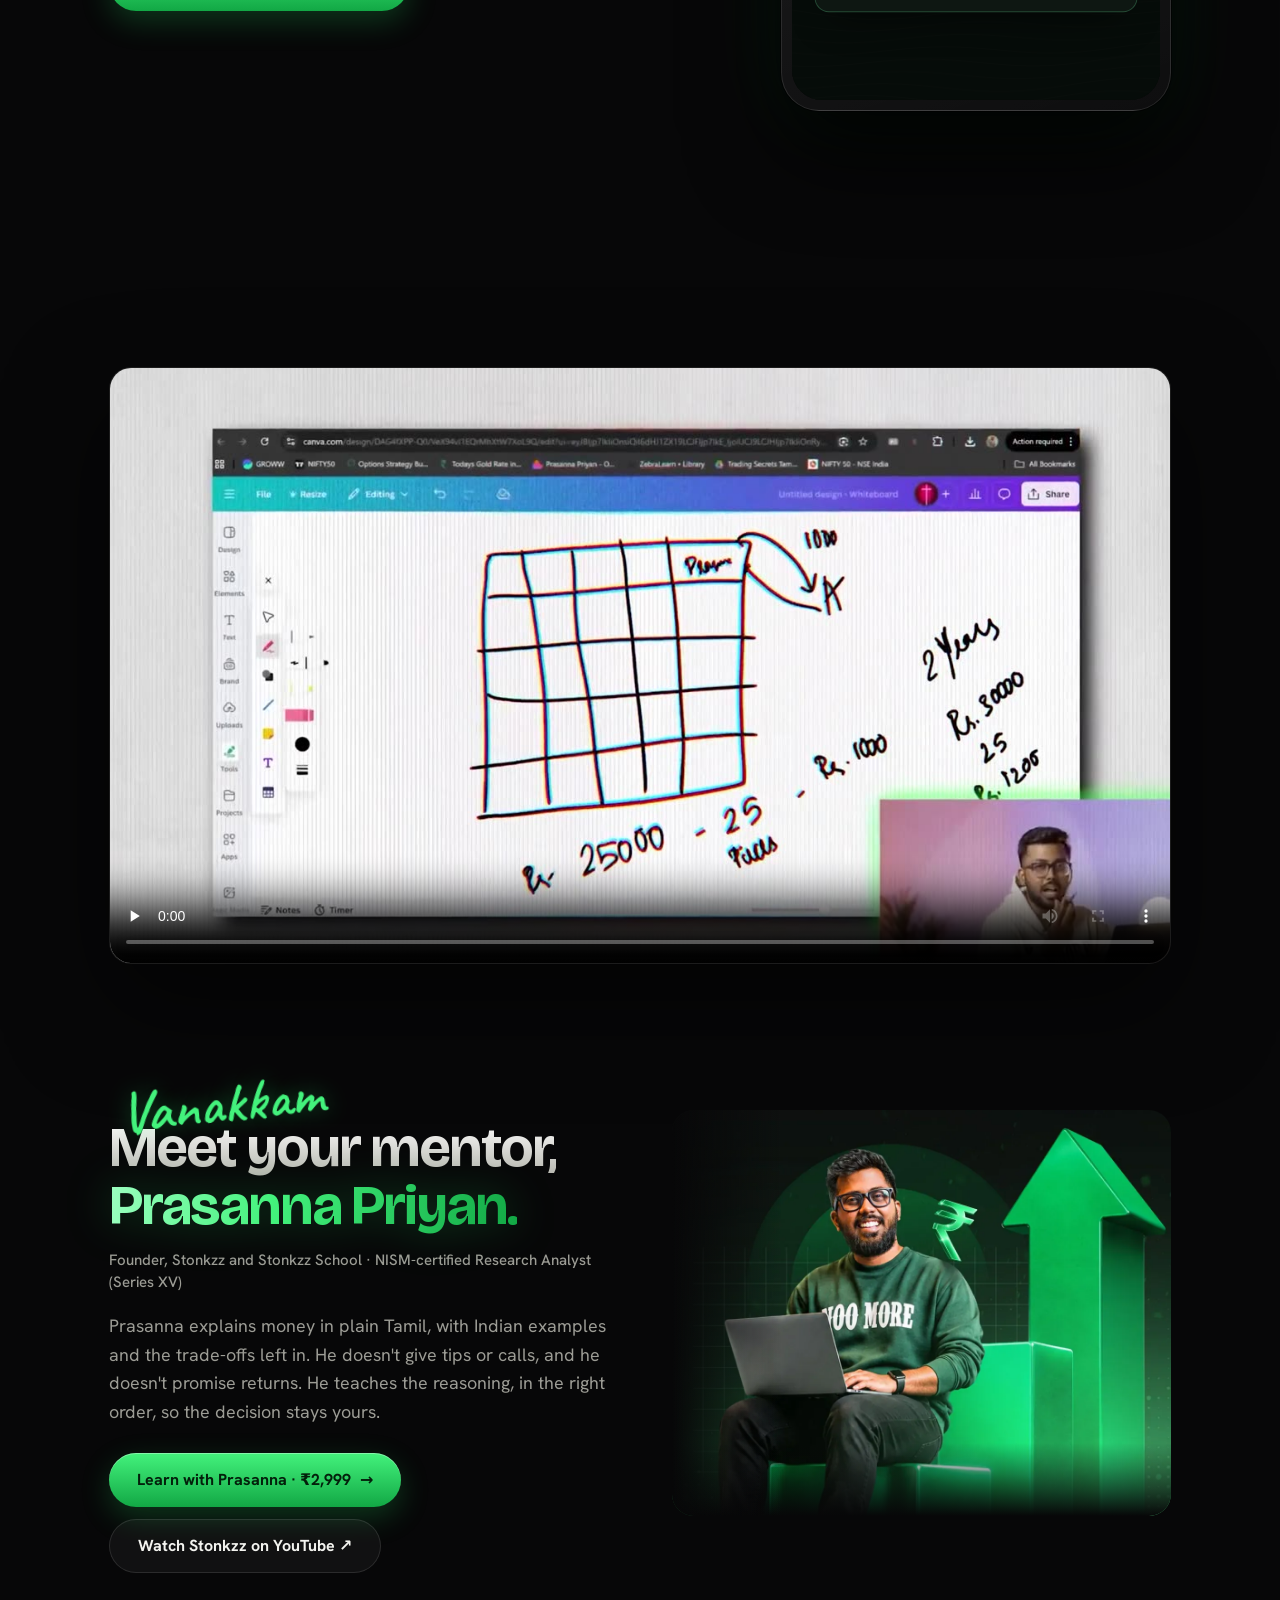
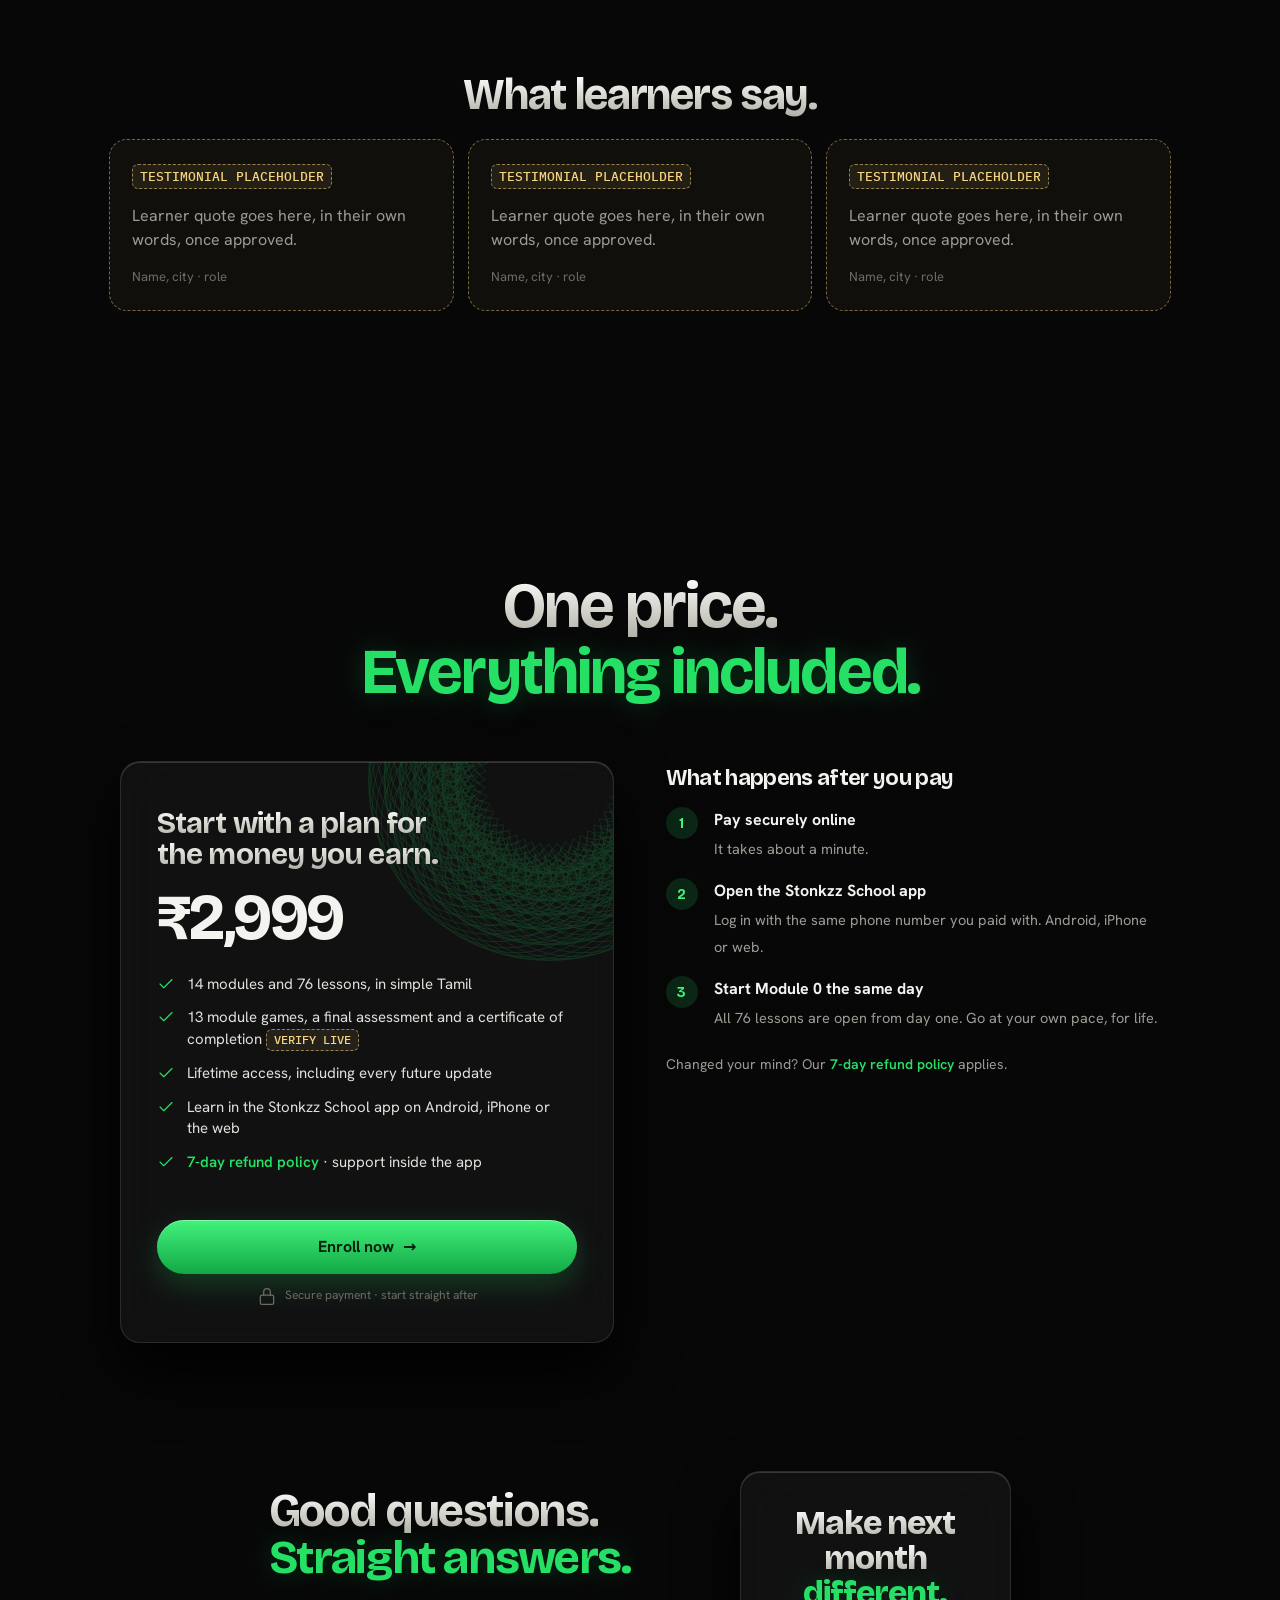
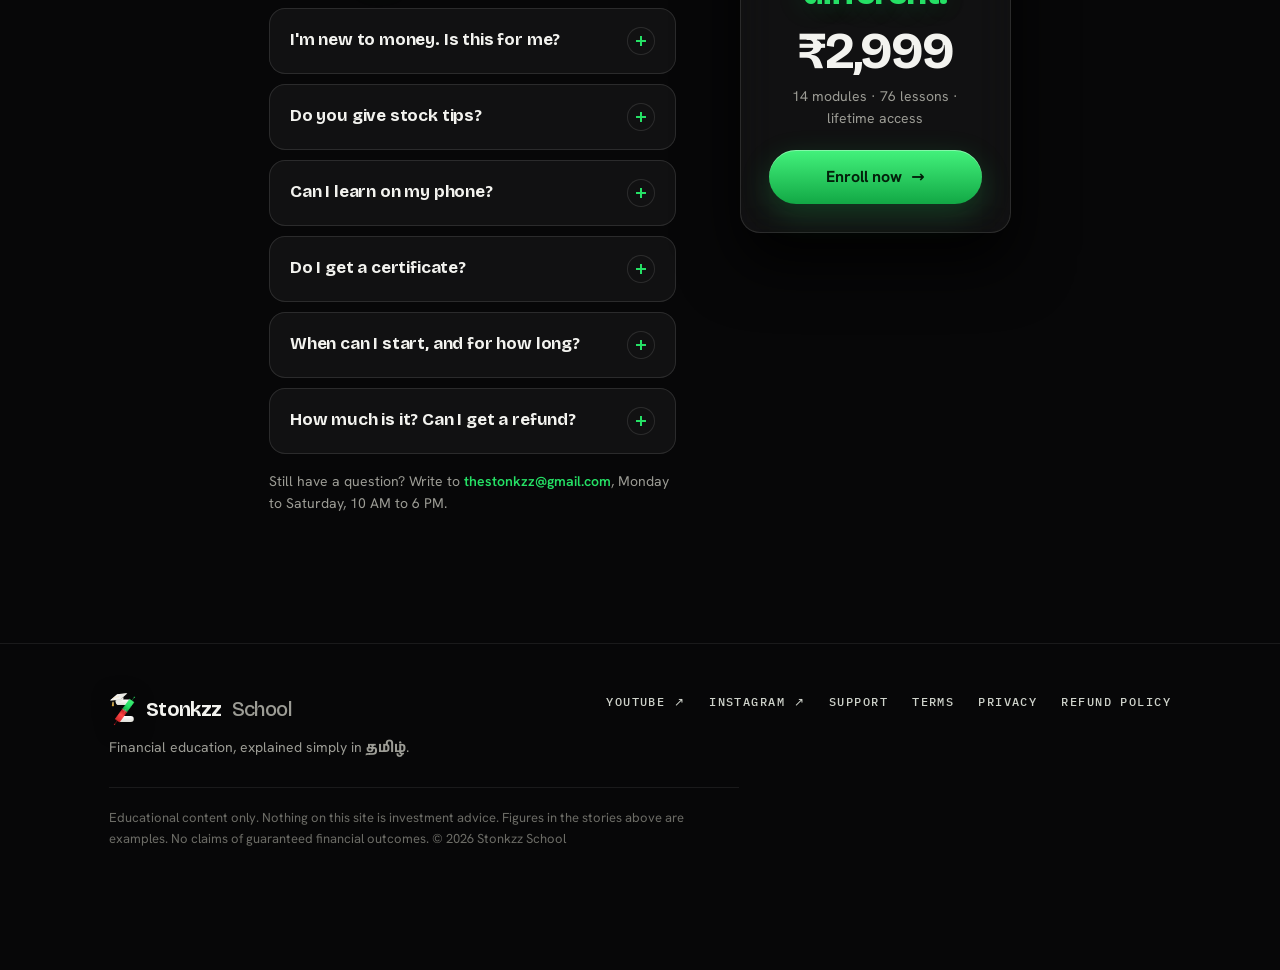
<file: personal-finance/index.html>
<!doctype html>
<html lang="en">
<head>
<meta charset="utf-8">
<meta name="viewport" content="width=device-width, initial-scale=1, viewport-fit=cover">
<script>document.documentElement.classList.add('js');</script>
<script>/* local preview only: file:// blocks self-hosted fonts, so borrow Google Fonts */if(location.protocol==='file:'){var l=document.createElement('link');l.rel='stylesheet';l.href='https://fonts.googleapis.com/css2?family=Bricolage+Grotesque:opsz,wght@12..96,500;12..96,700;12..96,800&family=Hanken+Grotesk:wght@400;500;600;700&family=IBM+Plex+Mono:wght@500&family=Anek+Tamil:wght@500;700&display=swap';document.head.appendChild(l);}</script>
<title>Personal Finance Mastery · Stonkzz School</title>
<meta name="description" content="Budgeting, insurance, tax, credit, investing and goals, taught in simple Tamil. Level 1: 14 modules, 76 lessons, lifetime access. ₹2,999.">
<meta name="theme-color" content="#070708">
<meta property="og:type" content="website">
<meta property="og:site_name" content="Stonkzz School">
<meta property="og:title" content="Personal Finance Mastery · Stonkzz School">
<meta property="og:description" content="Budgeting, insurance, tax, credit, investing and goals, taught in simple Tamil. Level 1: 14 modules, 76 lessons, lifetime access. ₹2,999.">
<meta property="og:image" content="assets/hero.webp">
<!-- TODO before launch: absolute og:image, og:url and canonical on the live domain -->
<link rel="icon" type="image/svg+xml" href="assets/logo.svg">
<link rel="preload" href="fonts/BricolageGrotesque-latin.woff2" as="font" type="font/woff2" crossorigin>
<link rel="preload" href="assets/hero.webp" as="image">
<style>
@font-face{font-family:"Bricolage Grotesque";font-weight:400 800;font-display:swap;src:url(fonts/BricolageGrotesque-latin.woff2) format("woff2");unicode-range:U+0000-00FF,U+0131,U+0152-0153,U+02BB-02BC,U+02C6,U+02DA,U+02DC,U+2000-206F,U+20AC,U+2122,U+2191,U+2193,U+2212,U+2215,U+FEFF,U+FFFD}
@font-face{font-family:"Bricolage Grotesque";font-weight:400 800;font-display:swap;src:url(fonts/BricolageGrotesque-latin-ext.woff2) format("woff2");unicode-range:U+0100-02BA,U+02BD-02C5,U+02C7-02CC,U+02CE-02D7,U+02DD-02FF,U+1E00-1E9F,U+1EF2-1EFF,U+2020,U+20A0-20AB,U+20AD-20C4,U+2113,U+2C60-2C7F,U+A720-A7FF}
@font-face{font-family:"Hanken Grotesk";font-weight:100 900;font-display:swap;src:url(fonts/hanken-grotesk-latin-wght-normal.woff2) format("woff2")}
@font-face{font-family:"Anek Tamil";font-weight:100 800;font-display:swap;src:url(fonts/anek-tamil-tamil-wght-normal.woff2) format("woff2")}
@font-face{font-family:"IBM Plex Mono";font-weight:500;font-display:swap;src:url(fonts/ibm-plex-mono-latin-500-normal.woff2) format("woff2")}
@font-face{font-family:"Caveat";font-weight:600;font-display:swap;src:url(fonts/caveat-latin-600-normal.woff2) format("woff2")}
/* ==========================================================
   STONKZZ SCHOOL — course sites v5
   Design Language Ed. 02: a trading screen at night, big type
   plain words, education first. Glass + light; printed art.
   ========================================================== */
:root{
  --night:#070708;--night2:#0b0c0b;--paper:#F3F3EF;--muted:#9C9C95;--muted2:#6C6C66;
  --green:#25E065;--g-bright:#43F27C;--g-dark:#12A845;--g-ink:#03200B;--gsoft:rgba(37,224,101,.1);
  --red:#FF4747;--r-bright:#FF6E6E;--r-dark:#C21B1B;
  --gold:#E2B23E;--gold-bright:#F6D57E;--gold-dark:#A8781A;
  --glass:rgba(255,255,255,.045);--edge:rgba(255,255,255,.11);--hi:rgba(255,255,255,.16);--line:rgba(255,255,255,.08);
  --title:'Bricolage Grotesque',system-ui,sans-serif;--body:'Hanken Grotesk',system-ui,sans-serif;
  --mono:'IBM Plex Mono',ui-monospace,monospace;--tamil:'Anek Tamil','Hanken Grotesk',sans-serif;
  --max:1180px;--px:clamp(20px,4.6vw,64px);--sec:clamp(72px,10vw,128px);
  --ease:cubic-bezier(.22,.61,.36,1);
}
*{box-sizing:border-box;margin:0;padding:0}
html{scroll-behavior:smooth;-webkit-text-size-adjust:100%;scroll-padding-top:80px}
body{background:var(--night);color:var(--paper);font:400 17px/1.6 var(--body);-webkit-font-smoothing:antialiased;overflow-x:hidden;overflow-x:clip}
img,svg,video,iframe{display:block;max-width:100%}
a{color:inherit;text-decoration:none}
button{font:inherit;color:inherit;background:none;border:0;cursor:pointer}
ul{list-style:none}
p,li{text-wrap:pretty}
.wrap{max-width:var(--max);margin:0 auto;padding:0 var(--px)}
.ta{font-family:var(--tamil);font-weight:700;letter-spacing:0;text-transform:none}
:focus-visible{outline:2px solid var(--green);outline-offset:4px;border-radius:10px}
.skip{position:absolute;left:-999px;top:0;z-index:200;background:var(--green);color:var(--g-ink);padding:10px 16px;border-radius:0 0 12px 0;font-weight:700}
.skip:focus{left:0}
.sr{position:absolute;width:1px;height:1px;overflow:hidden;clip:rect(0 0 0 0);white-space:nowrap}
.tbd{display:inline-block;color:var(--gold-bright);border:1px dashed rgba(246,213,126,.55);background:rgba(246,213,126,.08);border-radius:6px;padding:0 7px;font:500 .78em/1.7 var(--mono);letter-spacing:0;white-space:nowrap}

/* ---------- atmosphere: light is the texture ---------- */
.atmos{position:fixed;inset:0;z-index:-2;pointer-events:none;
  background:radial-gradient(60vw 50vh at 8% 4%,rgba(37,224,101,.13),transparent 70%),
             radial-gradient(50vw 45vh at 96% 100%,rgba(255,71,71,.07),transparent 70%),var(--night)}
.grain{position:fixed;inset:-50%;z-index:-1;pointer-events:none;opacity:.035;
  background-image:url("data:image/svg+xml;utf8,<svg xmlns='http://www.w3.org/2000/svg' width='160' height='160'><filter id='n'><feTurbulence type='fractalNoise' baseFrequency='.9' numOctaves='2' stitchTiles='stitch'/></filter><rect width='160' height='160' filter='url(%23n)'/></svg>")}

/* ---------- type ---------- */
.label{display:inline-flex;align-items:center;gap:10px;font:500 12px/1.4 var(--mono);letter-spacing:.18em;text-transform:uppercase;color:var(--green)}
.label:before{content:"";width:22px;height:1px;background:currentColor;opacity:.7}
h1,h2,h3{font-family:var(--title);font-weight:700;letter-spacing:-.03em;line-height:1.03;text-wrap:balance}
.silver{background:linear-gradient(180deg,#FFFFFF 10%,#CFCFC7 60%,#A9A9A1);-webkit-background-clip:text;background-clip:text;color:transparent}
.pay{display:block;color:var(--green);text-shadow:0 0 28px rgba(37,224,101,.25)}
.pen{position:relative;white-space:nowrap}
.pen svg{position:absolute;left:-3%;right:-3%;width:106%;bottom:-.16em;height:.32em;overflow:visible;pointer-events:none}
.pen path{fill:none;stroke:var(--g-bright);stroke-width:5;stroke-linecap:round;stroke-dasharray:420;stroke-dashoffset:420;filter:drop-shadow(0 0 6px rgba(67,242,124,.55))}
.in .pen path,.pen.in path{animation:pen 1.1s .55s var(--ease) forwards}
@keyframes pen{to{stroke-dashoffset:0}}
.lead{color:var(--muted);font-size:clamp(17px,1.4vw,20px);line-height:1.6;max-width:56ch}
.fine{font-size:13px;color:var(--muted2);line-height:1.6}
.mono{font-family:var(--mono)}

/* ---------- buttons, tags ---------- */
.btn{display:inline-flex;align-items:center;justify-content:center;gap:9px;min-height:54px;padding:0 28px;border-radius:999px;font:700 16px/1 var(--body);white-space:nowrap;transition:transform .25s var(--ease),box-shadow .25s,background .2s,border-color .2s,color .2s}
.btn .arw{transition:transform .25s var(--ease)}
.btn:hover .arw{transform:translateX(3px)}
.btn-green{background:linear-gradient(180deg,var(--g-bright),var(--g-dark));color:var(--g-ink);box-shadow:0 10px 30px rgba(37,224,101,.22),inset 0 1px 0 rgba(255,255,255,.35)}
.btn-green:hover{transform:translateY(-2px);box-shadow:0 14px 38px rgba(37,224,101,.34),inset 0 1px 0 rgba(255,255,255,.35)}
.btn-white{background:var(--paper);color:#0a0a0a}
.btn-white:hover{transform:translateY(-2px)}
.btn-ghost{border:1px solid var(--edge);background:var(--glass);color:var(--paper)}
.btn-ghost:hover{border-color:var(--green);color:var(--green)}
.btn-sm{min-height:42px;padding:0 20px;font-size:14px}
.btn[disabled]{opacity:.45;pointer-events:none}
.glyph{width:20px;height:20px;flex:none;stroke:currentColor;fill:none;stroke-width:1.5;stroke-linecap:round;stroke-linejoin:round}
.tag{display:inline-flex;align-items:center;gap:8px;font:500 11px/1 var(--mono);letter-spacing:.12em;text-transform:uppercase;padding:8px 12px;border-radius:999px;border:1px solid var(--edge);color:var(--muted);background:var(--glass)}
.tag.green{color:var(--green);border-color:rgba(37,224,101,.35);background:var(--gsoft)}
.tag.green:before{content:"";width:7px;height:7px;border-radius:50%;background:currentColor;box-shadow:0 0 0 3px rgba(37,224,101,.18)}
.tag.gold{color:var(--gold-bright);border-color:rgba(226,178,62,.4);background:rgba(226,178,62,.08)}

/* ---------- glass ---------- */
.glass{background:var(--glass);border:1px solid var(--edge);border-radius:20px;box-shadow:0 30px 60px rgba(0,0,0,.85),inset 0 1px 0 var(--hi);backdrop-filter:blur(20px);-webkit-backdrop-filter:blur(20px)}

/* ---------- nav ---------- */
.nav{position:fixed;top:0;left:0;right:0;z-index:60;transition:background .3s,border-color .3s,backdrop-filter .3s;border-bottom:1px solid transparent}
.nav.solid{background:rgba(7,7,8,.72);backdrop-filter:blur(16px);-webkit-backdrop-filter:blur(16px);border-color:var(--line)}
.nav .wrap{display:flex;align-items:center;justify-content:space-between;gap:20px;height:72px}
.logo{display:flex;align-items:center;gap:10px;font:700 20px/1 var(--title);letter-spacing:-.03em;white-space:nowrap}
.logo img{width:27px;height:34px;filter:drop-shadow(0 4px 10px rgba(0,0,0,.6))}
.logo span{color:var(--muted);font-weight:500}
.nav-links{display:flex;align-items:center;gap:28px;font-size:15px;color:var(--muted)}
.nav-links a:not(.btn):hover{color:var(--paper)}
.progress{position:absolute;left:0;bottom:-1px;height:2px;width:100%;transform-origin:0 50%;transform:scaleX(0);background:linear-gradient(90deg,var(--r-dark),var(--red) 18%,var(--gold) 45%,var(--green) 75%,var(--g-bright))}

/* ---------- sections ---------- */
.sec{position:relative;padding:var(--sec) 0}
.sec-head{margin-bottom:clamp(36px,5vw,56px)}
.sec-head h2{font-size:clamp(34px,4.6vw,62px);margin:18px 0 18px;max-width:17ch}
.sec-head .lead{max-width:56ch}

/* ---------- HERO ---------- */
.hero{position:relative;min-height:100svh;display:flex;align-items:center;padding:110px 0 70px;overflow:hidden;isolation:isolate}
.hero:after{content:"";position:absolute;left:-10%;right:-10%;bottom:-38%;height:60%;z-index:-1;border-radius:50%;
  background:radial-gradient(closest-side,rgba(37,224,101,.28),rgba(18,168,69,.08) 55%,transparent);filter:blur(10px)}
.hero-grid{display:grid;grid-template-columns:1.08fr .92fr;gap:clamp(30px,5vw,80px);align-items:center;width:100%}
.hero h1{font-size:clamp(44px,6.4vw,84px);margin:22px 0 22px}
.hero .lead{margin-bottom:30px}
.hero-ctas{display:flex;flex-wrap:wrap;gap:12px;align-items:center}
.price-line{display:flex;flex-wrap:wrap;align-items:center;gap:10px 18px;margin-top:26px}
.price-line strong{font:700 26px/1 var(--title);letter-spacing:-.02em}
.price-line strong em{font-style:normal;font-size:.6em;color:var(--muted);font-weight:600;margin-left:4px}
.facts{display:flex;flex-wrap:wrap;gap:8px 22px;margin-top:22px;font:500 12px/1.5 var(--mono);letter-spacing:.1em;text-transform:uppercase;color:var(--muted)}
.facts span{display:flex;align-items:center;gap:8px}
.facts span:before{content:"";width:5px;height:5px;border-radius:50%;background:var(--green);box-shadow:0 0 8px var(--green)}

/* ring of light + printed ring + object */
.stage{position:relative;aspect-ratio:1;width:min(100%,520px);margin-left:auto;display:grid;place-items:center}
.stage .pattern{position:absolute;inset:4%;opacity:.28;animation:spin 120s linear infinite}
.stage .ring{position:absolute;inset:9%;border-radius:50%;
  background:conic-gradient(from 0deg,transparent 0 55%,rgba(255,71,71,.0) 55%,rgba(255,71,71,.55) 66%,rgba(242,198,109,.55) 76%,rgba(37,224,101,.95) 92%,transparent 100%);
  -webkit-mask:radial-gradient(farthest-side,transparent calc(100% - 3px),#000 calc(100% - 2px));mask:radial-gradient(farthest-side,transparent calc(100% - 3px),#000 calc(100% - 2px));
  filter:drop-shadow(0 0 10px rgba(37,224,101,.55));animation:spin 14s linear infinite}
.stage .ring.two{inset:16%;opacity:.35;animation-duration:22s;animation-direction:reverse}
.stage .halo{position:absolute;inset:22%;border-radius:50%;background:radial-gradient(closest-side,rgba(37,224,101,.2),transparent)}
.stage .obj{position:relative;width:56%;filter:drop-shadow(0 0 3px rgba(67,242,124,.45));animation:breathe 6s ease-in-out infinite}
@keyframes spin{to{transform:rotate(360deg)}}
@keyframes breathe{0%,100%{transform:translateY(0) scale(1)}50%{transform:translateY(-10px) scale(1.02)}}
.sparks i{position:absolute;bottom:18%;width:3px;height:3px;border-radius:50%;background:var(--g-bright);box-shadow:0 0 8px var(--g-bright);opacity:0;animation:rise 7s linear infinite}
@keyframes rise{0%{transform:translateY(0);opacity:0}12%{opacity:.9}100%{transform:translateY(-320px);opacity:0}}
/* live chart inside ring (stock) */
.chart{position:relative;width:62%;aspect-ratio:1.15}
.chart svg{width:100%;height:100%;overflow:visible}
.chart .c{opacity:0;transform-origin:center bottom;transform-box:fill-box}
.chart .c.on{animation:candle .45s var(--ease) forwards}
@keyframes candle{from{opacity:0;transform:scaleY(.2)}to{opacity:1;transform:scaleY(1)}}
.chart .trend{fill:none;stroke:url(#tg);stroke-width:3;stroke-linecap:round;stroke-dasharray:1000;stroke-dashoffset:1000;filter:drop-shadow(0 0 8px rgba(67,242,124,.6))}
.chart .trend.on{transition:stroke-dashoffset 2.6s var(--ease);stroke-dashoffset:0}

/* ---------- SECTION 2: problem + learn ---------- */
.split{display:grid;grid-template-columns:.9fr 1.1fr;gap:clamp(28px,5vw,72px);align-items:start}
.note{position:relative;display:grid;grid-template-columns:132px 1fr;gap:22px;align-items:center;padding:22px;border-radius:20px;background:var(--paper);color:#10180f;box-shadow:0 30px 60px rgba(0,0,0,.6)}
.note:before{content:"";position:absolute;inset:7px;border:1px solid rgba(18,168,69,.35);border-radius:15px;pointer-events:none}
.note img{width:132px;height:auto}
.note small{display:block;font:500 11px/1.4 var(--mono);letter-spacing:.14em;text-transform:uppercase;color:#4b5a4b}
.note b{display:block;font:700 30px/1.05 var(--title);letter-spacing:-.03em;margin:6px 0 6px;color:#0b120b}
.note p{font-size:15px;color:#3a4339;line-height:1.5}
.note .serial{display:block;margin-top:10px;font:500 11px/1 var(--mono);letter-spacing:.14em;color:var(--r-dark)}
.qs{margin-top:22px;display:grid;gap:0}
.qs li{display:flex;gap:14px;align-items:baseline;padding:16px 0;border-bottom:1px solid var(--line);font-size:17px;color:#dfe2da}
.qs li:first-child{border-top:1px solid var(--line)}
.qs b{font:500 12px/1 var(--mono);color:var(--r-bright);letter-spacing:.1em;min-width:26px}
.learn{display:grid;grid-template-columns:repeat(2,minmax(0,1fr));gap:12px}
.learn li{display:grid;grid-template-columns:64px 1fr;gap:16px;align-items:center;padding:16px 18px;border-radius:18px;background:var(--glass);border:1px solid var(--edge);box-shadow:inset 0 1px 0 var(--hi);transition:border-color .3s,transform .3s var(--ease)}
.learn li:hover{border-color:rgba(37,224,101,.4);transform:translateY(-2px)}
.learn img{width:64px;height:64px;filter:drop-shadow(0 0 3px rgba(67,242,124,.4))}
.learn b{display:block;font:700 18px/1.2 var(--title);letter-spacing:-.02em;margin-bottom:4px}
.learn span{display:block;font-size:14px;color:var(--muted);line-height:1.5}
.learn-h{font:500 12px/1.4 var(--mono);letter-spacing:.16em;text-transform:uppercase;color:var(--muted);margin:0 0 14px}

/* ---------- SECTION 3: play a real module game ---------- */
.play{display:grid;grid-template-columns:1fr auto;gap:clamp(30px,5vw,80px);align-items:center}
.phone{position:relative;width:min(390px,86vw);aspect-ratio:390/760;border-radius:38px;padding:10px;background:linear-gradient(160deg,rgba(255,255,255,.14),rgba(255,255,255,.03));border:1px solid var(--edge);box-shadow:0 40px 90px rgba(0,0,0,.9),0 0 0 1px rgba(0,0,0,.6),0 0 80px rgba(37,224,101,.12)}
.phone .screen{position:relative;width:100%;height:100%;border-radius:30px;overflow:hidden;background:#0b0d0c}
.phone iframe{width:100%;height:100%;border:0;background:#0b0d0c}
.phone .poster{position:absolute;inset:0;width:100%;height:100%;display:block;text-align:left}
.phone .poster img{width:100%;height:100%;object-fit:cover;filter:saturate(1.05)}
.phone .poster:after{content:"";position:absolute;inset:0;background:linear-gradient(180deg,rgba(7,7,8,.1) 30%,rgba(7,7,8,.88))}
.phone .go{position:absolute;left:50%;top:50%;z-index:2;transform:translate(-50%,-50%);width:86px;height:86px;border-radius:50%;display:grid;place-items:center;background:linear-gradient(180deg,var(--g-bright),var(--g-dark));box-shadow:0 0 0 10px rgba(37,224,101,.16),0 0 60px rgba(37,224,101,.5);animation:pulse 2.4s ease-in-out infinite}
.phone .go:after{content:"";margin-left:6px;border-style:solid;border-width:13px 0 13px 21px;border-color:transparent transparent transparent var(--g-ink)}
@keyframes pulse{0%,100%{box-shadow:0 0 0 10px rgba(37,224,101,.16),0 0 60px rgba(37,224,101,.45)}50%{box-shadow:0 0 0 18px rgba(37,224,101,.08),0 0 80px rgba(37,224,101,.6)}}
.phone .cap{position:absolute;left:22px;right:22px;bottom:24px;z-index:2}
.phone .cap small{display:block;font:500 11px/1.4 var(--mono);letter-spacing:.14em;text-transform:uppercase;color:var(--green)}
.phone .cap b{display:block;font:700 24px/1.1 var(--title);letter-spacing:-.02em;margin-top:6px}
.phone .loading{position:absolute;inset:0;display:none;place-items:center;font:500 12px var(--mono);letter-spacing:.14em;color:var(--muted);text-transform:uppercase}
.phone.busy .loading{display:grid}
.play-points{display:grid;gap:16px;margin:28px 0 30px}
.play-points li{display:flex;gap:14px;align-items:flex-start;font-size:16px;color:#d9ddd5;line-height:1.5}
.play-points b{font:500 12px/24px var(--mono);color:var(--green);min-width:26px}
.medals{display:flex;gap:14px;align-items:center}
.medals img{width:76px;height:76px;transition:transform .4s var(--ease)}
.medals img:hover{transform:rotate(-8deg) scale(1.06)}
.medals span{font-size:13px;color:var(--muted);max-width:22ch;line-height:1.5}
.after-play{margin-top:22px;display:none;align-items:center;gap:14px;flex-wrap:wrap;padding:16px 18px;border-radius:16px;border:1px solid rgba(37,224,101,.35);background:var(--gsoft)}
.after-play.on{display:flex}
.after-play p{font-size:15px;color:#dff7e6;flex:1 1 220px}

/* ---------- SECTION 4: the journey ---------- */
.journey{position:relative;display:grid;gap:14px;padding-left:64px;max-width:880px}
.journey .rail{position:absolute;left:21px;top:10px;bottom:10px;width:2px;background:rgba(255,255,255,.08);border-radius:2px;overflow:hidden}
.journey .rail i{position:absolute;left:0;top:0;width:100%;height:100%;transform-origin:50% 0;transform:scaleY(var(--p,0));background:linear-gradient(180deg,var(--red),var(--gold) 35%,var(--green) 70%,var(--g-bright));box-shadow:0 0 12px rgba(37,224,101,.6)}
.stop{position:relative;padding:22px 24px;border-radius:18px;background:var(--glass);border:1px solid var(--edge);box-shadow:inset 0 1px 0 var(--hi);transition:border-color .4s,background .4s}
.stop .dot{position:absolute;left:-54px;top:24px;width:24px;height:24px;border-radius:50%;background:var(--night);border:2px solid var(--r-bright);box-shadow:0 0 0 5px var(--night);transition:border-color .4s,background .4s,box-shadow .4s}
.stop.lit{border-color:rgba(37,224,101,.32)}
.stop.lit .dot{border-color:var(--green);background:var(--green);box-shadow:0 0 0 5px var(--night),0 0 18px rgba(37,224,101,.8)}
.stop .top{display:flex;justify-content:space-between;align-items:baseline;gap:12px;flex-wrap:wrap}
.stop .n{font:500 12px/1 var(--mono);letter-spacing:.14em;color:var(--muted2);text-transform:uppercase}
.stop.lit .n{color:var(--green)}
.stop h3{font-size:clamp(20px,2vw,24px);margin:8px 0 8px;letter-spacing:-.02em}
.stop p{font-size:15px;color:var(--muted);line-height:1.6}
.stop .out{margin-top:10px;font-size:14px;color:#dff7e6;display:flex;gap:10px}
.stop .out:before{content:"→";color:var(--green);font-weight:700}
.stop.bonus{border-style:dashed}
.totals{display:flex;flex-wrap:wrap;gap:10px;margin-top:26px;padding-left:64px}

/* ---------- SECTION 5: teacher ---------- */
.teach{display:grid;grid-template-columns:1.05fr .95fr;gap:clamp(30px,5vw,72px);align-items:center}
.vframe{position:relative;aspect-ratio:16/10;border-radius:20px;overflow:hidden;isolation:isolate;display:block;width:100%;text-align:left;
  background:radial-gradient(ellipse at 50% 120%,rgba(37,224,101,.25),transparent 60%),#0a0d0b;border:1px solid var(--edge);box-shadow:0 30px 60px rgba(0,0,0,.85),inset 0 1px 0 var(--hi)}
.vframe .slats{position:absolute;inset:0;z-index:-1;background:repeating-linear-gradient(90deg,rgba(37,224,101,.0) 0 22px,rgba(37,224,101,.08) 22px 24px);-webkit-mask:linear-gradient(180deg,transparent,#000 40%,#000 70%,transparent);mask:linear-gradient(180deg,transparent,#000 40%,#000 70%,transparent)}
.vframe .grid{position:absolute;inset:0;z-index:-1;background-image:linear-gradient(rgba(255,255,255,.05) 1px,transparent 1px),linear-gradient(90deg,rgba(255,255,255,.05) 1px,transparent 1px);background-size:36px 36px;-webkit-mask:linear-gradient(0deg,#000,transparent 70%);mask:linear-gradient(0deg,#000,transparent 70%)}
.vframe .playring{position:absolute;left:50%;top:50%;transform:translate(-50%,-50%);width:84px;height:84px;border-radius:50%;border:2px solid var(--green);display:grid;place-items:center;box-shadow:0 0 30px rgba(37,224,101,.45),inset 0 0 20px rgba(37,224,101,.2);transition:transform .3s var(--ease)}
.vframe:hover .playring{transform:translate(-50%,-50%) scale(1.06)}
.vframe .playring:after{content:"";margin-left:5px;border-style:solid;border-width:12px 0 12px 19px;border-color:transparent transparent transparent var(--green)}
.vframe .vtag{position:absolute;left:18px;top:16px}
.vframe .vname{position:absolute;left:20px;bottom:16px;font:700 17px/1.2 var(--title)}
.creds{display:grid;grid-template-columns:repeat(3,minmax(0,1fr));gap:12px;margin-top:28px}
.creds div{padding:18px;border-radius:18px;background:var(--glass);border:1px solid var(--edge);box-shadow:inset 0 1px 0 var(--hi)}
.creds small{display:block;font:500 11px/1.4 var(--mono);letter-spacing:.14em;text-transform:uppercase;color:var(--green)}
.creds b{display:block;font:700 22px/1.1 var(--title);letter-spacing:-.02em;margin:8px 0 6px}
.creds p{font-size:13px;color:var(--muted);line-height:1.5}
.creds a{color:var(--green);font-weight:600}
.approach{margin-top:20px;font:700 clamp(22px,2.3vw,30px)/1.15 var(--title);letter-spacing:-.03em}
.approach span{color:var(--green)}

/* ---------- SECTION 6: price + FAQ ---------- */
.buy{display:grid;grid-template-columns:1fr 1fr;gap:clamp(30px,5vw,72px);align-items:start}
.offer{position:relative;padding:clamp(26px,3vw,36px);overflow:hidden;isolation:isolate}
.offer .rosette{position:absolute;right:-26%;top:-30%;width:78%;opacity:.22;z-index:-1;animation:spin 160s linear infinite}
.offer .k{font:500 12px/1.4 var(--mono);letter-spacing:.14em;text-transform:uppercase;color:var(--green)}
.offer h3{font-size:clamp(24px,2.4vw,30px);margin:10px 0 16px}
.offer .price{font:700 clamp(48px,5vw,64px)/1 var(--title);letter-spacing:-.04em}
.offer .price em{font-style:normal;font-size:.36em;color:var(--muted);font-weight:600;letter-spacing:0;margin-left:6px}
.offer .gst{font-size:14px;color:var(--muted);margin-top:8px}
.incl{display:grid;gap:12px;margin:24px 0}
.incl li{display:flex;gap:12px;font-size:15px;color:#dfe2da;line-height:1.45}
.incl .glyph{color:var(--green);margin-top:1px;width:18px;height:18px}
.final{display:flex;align-items:center;justify-content:space-between;gap:12px;padding:15px 18px;border-radius:14px;background:rgba(0,0,0,.35);border:1px solid var(--line);margin-bottom:14px}
.final span{font-size:14px;color:var(--muted);line-height:1.35}
.final small{display:block;font-size:12px;color:var(--muted2)}
.final strong{font:700 24px/1 var(--title);letter-spacing:-.02em;white-space:nowrap}
html.sz-live .when-soon{display:none}
html:not(.sz-live) .when-live{display:none}
.opens{display:flex;align-items:center;justify-content:center;gap:9px;min-height:50px;padding:0 18px;border-radius:999px;border:1px dashed rgba(37,224,101,.5);color:var(--green);font-weight:700;font-size:15px;margin-bottom:16px;text-align:center}
.notify label{display:block;font:500 11px/1.4 var(--mono);letter-spacing:.14em;text-transform:uppercase;color:var(--muted);margin-bottom:8px}
.notify-row{display:flex;gap:8px}
.inbox{flex:1;min-width:0;display:flex;align-items:center;border:1px solid var(--edge);border-radius:14px;background:rgba(0,0,0,.4);transition:border-color .2s,box-shadow .2s}
.inbox:focus-within{border-color:var(--green);box-shadow:0 0 0 3px rgba(37,224,101,.15)}
.inbox input{flex:1;min-width:0;width:100%;background:none;border:0;outline:0;color:var(--paper);font:500 16px var(--body);padding:15px 16px}
.inbox input::placeholder{color:var(--muted2)}
.notify .hint{display:block;font-size:12px;color:var(--muted2);margin-top:8px}
.notify .err{display:none;font-size:12px;color:var(--r-bright);margin-top:8px}
.notify.bad .inbox{border-color:var(--red)}
.notify.bad .err{display:block}
.notify.bad .hint{display:none}
.nf-done{font-size:14px;color:var(--green);margin-top:10px;line-height:1.5}
.nf-done:empty{display:none}
.waitnote{margin-top:16px;padding:14px 16px;border-radius:14px;border:1px solid rgba(37,224,101,.28);background:var(--gsoft);font-size:14px;color:#dff7e6;line-height:1.55}
.waitnote b{color:var(--green)}
.secure{display:flex;justify-content:center;gap:8px;margin-top:12px;font-size:12px;color:var(--muted2)}
.faq{display:grid;gap:10px}
.faq details{border-radius:16px;background:var(--glass);border:1px solid var(--edge);transition:border-color .3s}
.faq details[open]{border-color:rgba(37,224,101,.35)}
.faq summary{list-style:none;cursor:pointer;display:flex;justify-content:space-between;align-items:center;gap:16px;padding:18px 20px;font:700 17px/1.35 var(--title);letter-spacing:-.01em}
.faq summary::-webkit-details-marker{display:none}
.faq summary:after{content:"";flex:none;width:26px;height:26px;border-radius:50%;border:1px solid var(--edge);background:linear-gradient(var(--green),var(--green)) center/10px 2px no-repeat,linear-gradient(var(--green),var(--green)) center/2px 10px no-repeat;transition:transform .3s var(--ease)}
.faq details[open] summary:after{transform:rotate(45deg)}
.faq .a{padding:0 20px 18px;color:var(--muted);font-size:15px;line-height:1.65}
.faq .a a{color:var(--green);font-weight:600}
.faq-more{margin-top:16px;font-size:14px;color:var(--muted)}
.faq-more a{color:var(--green);font-weight:600}

/* ---------- footer ---------- */
.foot{border-top:1px solid var(--line);padding:48px 0 120px}
.foot .row{display:flex;justify-content:space-between;align-items:flex-start;gap:24px;flex-wrap:wrap}
.foot p{color:var(--muted);font-size:14px;margin-top:10px}
.foot nav{display:flex;flex-wrap:wrap;gap:10px 24px;font:500 12px/1.6 var(--mono);letter-spacing:.12em;text-transform:uppercase;color:#cfd3cb}
.foot nav a:hover{color:var(--green)}
.foot .disc{margin-top:28px;padding-top:20px;border-top:1px solid var(--line);font-size:13px;color:var(--muted2);line-height:1.6;max-width:90ch}

/* ---------- the one action: a single green pill that follows you down ---------- */
.pill{position:fixed;left:50%;bottom:22px;z-index:70;transform:translate(-50%,140%);display:flex;align-items:center;gap:16px;padding:8px 8px 8px 22px;border-radius:999px;background:rgba(10,14,11,.86);border:1px solid rgba(37,224,101,.35);backdrop-filter:blur(16px);-webkit-backdrop-filter:blur(16px);box-shadow:0 20px 50px rgba(0,0,0,.7);transition:transform .45s var(--ease);white-space:nowrap}
.pill.on{transform:translate(-50%,0)}
.pill small{display:block;font:500 10px/1.3 var(--mono);letter-spacing:.14em;text-transform:uppercase;color:var(--muted)}
.pill strong{font:700 16px/1.2 var(--title)}
.pill .btn{min-height:46px;padding:0 22px;font-size:15px}

/* ---------- modal ---------- */
.modal{position:fixed;inset:0;z-index:300;display:flex;align-items:center;justify-content:center;padding:18px;background:rgba(2,4,3,.84);backdrop-filter:blur(8px);-webkit-backdrop-filter:blur(8px);opacity:0;transition:opacity .2s}
.modal[hidden]{display:none}
.modal.on{opacity:1}
.modal-box{position:relative;width:min(960px,100%);max-height:92vh;overflow:auto;border-radius:20px;border:1px solid var(--edge);background:#0c0f0d}
.modal-box.sm{width:min(500px,100%);padding:32px 28px 28px}
.modal-x{position:absolute;top:12px;right:12px;z-index:2;width:40px;height:40px;border-radius:50%;background:rgba(0,0,0,.55);border:1px solid var(--edge);display:grid;place-items:center;font-size:22px}
.modal-box video{width:100%;display:block;background:#000}
.modal-box h3{font-size:24px;margin:14px 0 10px}
.modal-box p{color:var(--muted);font-size:15px;line-height:1.65}
.modal-box .btn{margin-top:20px;width:100%}
.sum{display:grid;gap:10px;margin:16px 0}
.sum li{display:flex;gap:10px;font-size:14px;color:#dfe2da}
.sum .glyph{color:var(--green);width:17px;height:17px}

/* ---------- reveal (static sections stay calm) ---------- */
.js [data-r]{opacity:0;transform:translateY(18px);transition:opacity .7s var(--ease),transform .7s var(--ease)}
.js [data-r].in{opacity:1;transform:none}
.js .hero [data-r]{transition-duration:.9s}
.js .hero [data-r]:nth-child(2){transition-delay:.08s}
.js .hero [data-r]:nth-child(3){transition-delay:.16s}
.js .hero [data-r]:nth-child(4){transition-delay:.24s}
.js .hero [data-r]:nth-child(5){transition-delay:.32s}
.js .hero [data-r]:nth-child(6){transition-delay:.4s}

/* ---------- responsive ---------- */
@media (max-width:980px){
  .hero-grid,.split,.play,.teach,.buy{grid-template-columns:1fr}
  .hero{min-height:auto;padding-top:104px}
  .stage{margin:0 auto;width:min(84%,420px)}
  .play .phone{margin:0 auto}
  .nav-links .hide-md{display:none}
}
@media (max-width:680px){
  body{font-size:16px}
  .nav .wrap{height:62px}
  .nav-links a:not(.btn){display:none}
  .nav-links .btn{min-height:40px;padding:0 16px;font-size:14px}
  .hero h1{font-size:clamp(38px,11vw,52px)}
  .hero-ctas .btn{flex:1 1 100%}
  .learn{grid-template-columns:1fr}
  .note{grid-template-columns:96px 1fr;gap:16px;padding:18px}
  .note img{width:96px}
  .note b{font-size:24px}
  .journey{padding-left:44px}
  .journey .rail{left:11px}
  .stop{padding:18px}
  .stop .dot{left:-43px;width:20px;height:20px}
  .totals{padding-left:0}
  .creds{grid-template-columns:1fr}
  .notify-row{flex-direction:column}
  .notify-row .btn{width:100%}
  .pill{left:12px;right:12px;bottom:12px;transform:translateY(140%);justify-content:space-between;padding-left:18px}
  .pill.on{transform:none}
  .pill strong{font-size:15px}
  .pill .btn{padding:0 18px}
  .medals img{width:60px;height:60px}
}
@media (prefers-reduced-motion:reduce){
  html{scroll-behavior:auto}
  *,*:before,*:after{animation:none!important;transition:none!important}
  .js [data-r]{opacity:1;transform:none}
  .pen path{stroke-dashoffset:0}
  .chart .c{opacity:1}
  .chart .trend{stroke-dashoffset:0}
}

/* ---------- v5 additions ---------- */
.stage .obj.wide{width:84%}
.stage .chart{position:absolute;left:19%;top:16%;width:62%;opacity:.5}
.vframe .vposter{position:absolute;inset:0;width:100%;height:100%;object-fit:cover;z-index:-1;opacity:.55;-webkit-mask:radial-gradient(ellipse at 50% 45%,#000 40%,transparent 85%);mask:radial-gradient(ellipse at 50% 45%,#000 40%,transparent 85%)}
.link{color:var(--green);font-weight:600}
.learn li{grid-template-columns:72px 1fr}
.learn img{width:72px;height:72px;filter:brightness(1.35) drop-shadow(0 0 4px rgba(67,242,124,.45))}
@media (max-width:980px){
  .hero-grid > .stage{width:min(66%,280px);margin:8px auto -10px}
  .hero{padding-top:92px;padding-bottom:40px}
}
@media (max-width:680px){
  .learn li{grid-template-columns:60px 1fr}
  .learn img{width:60px;height:60px}
}
.stage .obj{height:auto}

/* ==========================================================
   v6 — motion first (opening, life map, rewrite), then static
   ========================================================== */
.opening{min-height:100svh;text-align:center}
.open-grid{display:flex;flex-direction:column;align-items:center;width:100%}
.opening h1{font-size:clamp(42px,6vw,84px);margin:22px auto 6px;max-width:20ch}
.opening .pay{display:block}
.open-pig{position:relative;width:min(260px,58vw);aspect-ratio:1;display:grid;place-items:center;margin:18px auto 6px}
.open-pig .pattern{position:absolute;inset:0;opacity:.3;animation:spin 120s linear infinite}
.open-pig .ring{position:absolute;inset:8%;border-radius:50%;background:conic-gradient(from 0deg,transparent 0 60%,rgba(255,71,71,.5) 70%,rgba(242,198,109,.5) 80%,rgba(37,224,101,.9) 94%,transparent 100%);-webkit-mask:radial-gradient(farthest-side,transparent calc(100% - 3px),#000 calc(100% - 2px));mask:radial-gradient(farthest-side,transparent calc(100% - 3px),#000 calc(100% - 2px));filter:drop-shadow(0 0 10px rgba(37,224,101,.5));animation:spin 14s linear infinite}
.open-pig .pig{position:relative;width:58%;height:auto;filter:drop-shadow(0 0 3px rgba(67,242,124,.4));transform-origin:50% 90%;animation:sway 4.5s ease-in-out infinite}
@keyframes sway{0%,100%{transform:rotate(-3deg) translateY(0)}50%{transform:rotate(3deg) translateY(-6px)}}
.scrollcue{display:inline-flex;align-items:center;gap:10px;margin-top:10px;font:500 12px/1.4 var(--mono);letter-spacing:.16em;text-transform:uppercase;color:var(--muted)}
.scrollcue span{display:inline-block;color:var(--green);animation:cue 1.8s ease-in-out infinite}
@keyframes cue{0%,100%{transform:translateY(0)}50%{transform:translateY(6px)}}

/* life map: a game-level path the coin travels on scroll */
.lifemap-sec{padding-top:clamp(40px,6vw,80px)}
.lifemap{position:relative;max-width:980px;margin:0 auto;display:grid;gap:clamp(70px,9vw,120px);padding:30px 0}
.lm-svg{position:absolute;inset:0;width:100%;height:100%;overflow:visible;pointer-events:none}
.lm-base{fill:none;stroke:rgba(255,255,255,.12);stroke-width:3;stroke-dasharray:2 12;stroke-linecap:round}
.lm-done{fill:none;stroke:url(#lmg);stroke-width:5;stroke-linecap:round;filter:drop-shadow(0 0 6px rgba(37,224,101,.35))}
.lm-coin{position:absolute;left:0;top:0;z-index:3;width:34px;height:34px;margin:-17px 0 0 -17px;border-radius:50%;display:grid;place-items:center;font:700 16px var(--title);color:var(--g-ink);
  background:radial-gradient(circle at 35% 30%,#d9ffe5,var(--g-bright) 38%,var(--g-dark) 80%);box-shadow:0 0 0 2px rgba(3,32,11,.6),0 0 22px rgba(67,242,124,.7);will-change:transform}
.lm-coin.red{background:radial-gradient(circle at 35% 30%,#ffe3e3,var(--r-bright) 40%,var(--r-dark) 85%);box-shadow:0 0 0 2px rgba(60,0,0,.5),0 0 22px rgba(255,71,71,.7);color:#2a0303}
.lm-stop{position:relative;z-index:2;display:flex;align-items:center;gap:26px;width:min(470px,100%)}
.lm-stop[data-side="r"]{justify-self:end;flex-direction:row-reverse;text-align:right}
.lm-node{position:relative;flex:none;width:132px;height:132px;border-radius:50%;display:grid;place-items:center;background:#0b0e0c;border:1px solid var(--edge);box-shadow:0 0 0 8px var(--night),inset 0 1px 0 var(--hi);transition:border-color .5s,box-shadow .5s,transform .5s var(--ease)}
.lm-node img{width:96px;height:96px;opacity:.35;filter:grayscale(.6);transition:opacity .5s,filter .5s}
.lm-text{opacity:.3;transition:opacity .5s}
.lm-age{display:inline-block;font:500 12px/1 var(--mono);letter-spacing:.16em;text-transform:uppercase;color:var(--muted2);margin-bottom:10px;transition:color .5s}
.lm-text p{font:700 clamp(22px,2.6vw,32px)/1.15 var(--title);letter-spacing:-.025em;color:var(--paper)}
.lm-stop.lit .lm-node{border-color:rgba(37,224,101,.5);box-shadow:0 0 0 8px var(--night),0 0 40px rgba(37,224,101,.25);transform:scale(1.04)}
.lm-stop.lit .lm-node img{opacity:1;filter:brightness(1.25) drop-shadow(0 0 4px rgba(67,242,124,.5))}
.lm-stop.lit .lm-text{opacity:1}
.lm-stop.lit .lm-age{color:var(--green)}
.lm-stop.warm.lit .lm-node{border-color:rgba(226,178,62,.55);box-shadow:0 0 0 8px var(--night),0 0 40px rgba(226,178,62,.22)}
.lm-stop.warm.lit .lm-age{color:var(--gold-bright)}
.lm-stop.hot.lit .lm-node{border-color:rgba(255,71,71,.6);box-shadow:0 0 0 8px var(--night),0 0 44px rgba(255,71,71,.3)}
.lm-stop.hot.lit .lm-age{color:var(--r-bright)}
.lm-end.lit .lm-node img{filter:grayscale(1) sepia(1) hue-rotate(-50deg) saturate(5) brightness(.9) drop-shadow(0 0 6px rgba(255,71,71,.6))}
.lm-end .crack{position:absolute;left:46%;top:30%;width:22px;height:46px;opacity:0;transition:opacity .4s .3s;background:linear-gradient(115deg,transparent 45%,var(--r-bright) 46% 54%,transparent 55%) 0 0/100% 50% no-repeat,linear-gradient(65deg,transparent 45%,var(--r-bright) 46% 54%,transparent 55%) 0 100%/100% 50% no-repeat;filter:drop-shadow(0 0 4px rgba(255,71,71,.8))}
.lm-end.lit .crack{opacity:1}
.drops i{position:absolute;left:50%;top:-6px;width:14px;height:14px;margin-left:-7px;border-radius:50%;background:radial-gradient(circle at 35% 30%,#d9ffe5,var(--g-bright) 40%,var(--g-dark));opacity:0}
.lit .drops i{animation:drop 1.4s ease-in infinite}
.lit .drops i:nth-child(2){animation-delay:.45s;margin-left:-15px}
.lit .drops i:nth-child(3){animation-delay:.9s;margin-left:2px}
@keyframes drop{0%{transform:translateY(-30px);opacity:0}20%{opacity:1}70%{transform:translateY(46px);opacity:1}85%,100%{transform:translateY(52px) scale(.4);opacity:0}}
.lm-close{text-align:center;font:700 clamp(36px,5.4vw,72px)/1.04 var(--title);letter-spacing:-.035em;margin-top:clamp(60px,8vw,100px)}
.lm-close .pay{display:inline}

/* the rewrite: course stages as the new, green path */
.intro-head{text-align:left}
.intro-head .price-line{margin-top:22px}
.journey.green .rail i{background:linear-gradient(180deg,var(--g-dark),var(--green) 50%,var(--g-bright))}
.journey.green .stop .dot{border-color:var(--muted2)}

/* static zone */
.faq-wrap{max-width:860px}
#enroll .learn-h{margin-top:6px}
#enroll .learn{grid-template-columns:1fr}

@media (max-width:680px){
  .opening h1{font-size:clamp(36px,10.5vw,50px)}
  .lifemap{gap:64px}
  .lm-stop,.lm-stop[data-side="r"]{gap:16px}
  .lm-node{width:92px;height:92px;box-shadow:0 0 0 6px var(--night),inset 0 1px 0 var(--hi)}
  .lm-node img{width:68px;height:68px}
  .lm-text p{font-size:20px}
  .lm-stop{width:100%}
  .lm-stop[data-side="r"]{flex-direction:row;text-align:left;justify-self:start;padding-left:40px}
  .lm-stop[data-side="l"]{padding-right:40px}
}
@media (prefers-reduced-motion:reduce){
  .lm-node img,.lm-text{opacity:1}
}

/* ===== v7 · PF: problem cards + money tree ===== */
.problem{min-height:auto;display:block;padding:clamp(108px,12vw,150px) 0 clamp(50px,7vw,90px)}
.prob-head{max-width:820px;margin-bottom:clamp(34px,5vw,54px)}
.problem h1{font-size:clamp(42px,6vw,80px);margin:20px 0 20px}
.problem .lead{max-width:52ch}
.price-mini{font-size:14px;color:var(--muted);margin-left:6px}
.price-mini strong{color:var(--paper);font-weight:600}
.bento{display:grid;grid-template-columns:repeat(6,minmax(0,1fr));gap:14px}
.pcard{grid-column:span 2;position:relative;padding:20px 20px 18px;border-radius:20px;background:var(--glass);border:1px solid var(--edge);box-shadow:inset 0 1px 0 var(--hi);overflow:hidden;opacity:0;transform:translateY(18px);transition:opacity .7s var(--ease),transform .7s var(--ease),border-color .4s}
.pcard.span3{grid-column:span 3}
.pcard.on{opacity:1;transform:none}
.pcard:hover{border-color:rgba(255,71,71,.35)}
.pcard header{display:flex;justify-content:space-between;align-items:flex-start;gap:12px;margin-bottom:16px}
.pcard h3{font:700 19px/1.2 var(--title);letter-spacing:-.02em;margin:0;max-width:20ch}
.mod{flex:none;font:500 10.5px/1 var(--mono);letter-spacing:.12em;text-transform:uppercase;color:var(--green);border:1px solid rgba(37,224,101,.35);border-radius:999px;padding:6px 9px;white-space:nowrap}
.note-s{font-size:13px;color:var(--muted2);line-height:1.5;margin:10px 0 0}
/* upi */
.upi{position:relative}
.upi-top{display:flex;justify-content:space-between;align-items:baseline;margin-bottom:6px}
.upi-top small{font:500 11px/1 var(--mono);letter-spacing:.12em;text-transform:uppercase;color:var(--muted2)}
.upi-top b{font:700 34px/1 var(--title);letter-spacing:-.03em;color:var(--g-bright);transition:color 1.6s}
.pcard.done .upi-top b{color:var(--r-bright)}
.upi svg{display:block;width:100%;height:120px;overflow:visible}
.u-grid{stroke:rgba(255,255,255,.06);stroke-width:1;fill:none}
.u-line{fill:none;stroke:url(#ug);stroke-width:3;stroke-linejoin:round;stroke-linecap:round;stroke-dasharray:520;stroke-dashoffset:520;filter:drop-shadow(0 0 6px rgba(255,71,71,.3))}
.pcard.on .u-line{transition:stroke-dashoffset 2.4s cubic-bezier(.45,0,.55,1) .2s;stroke-dashoffset:0}
.u-tags{position:relative;height:30px;margin-top:6px}
.u-tags span:nth-child(even){top:14px}
.u-tags span{position:absolute;top:0;transform:translateX(-50%);font:500 10px/1 var(--mono);letter-spacing:.06em;text-transform:uppercase;color:var(--r-bright);opacity:0;transition:opacity .4s;white-space:nowrap}
.pcard.on .u-tags span{opacity:.9}
.pcard.on .u-tags span:nth-child(1){transition-delay:.5s}.pcard.on .u-tags span:nth-child(2){transition-delay:.9s}.pcard.on .u-tags span:nth-child(3){transition-delay:1.3s}.pcard.on .u-tags span:nth-child(4){transition-delay:1.7s}.pcard.on .u-tags span:nth-child(5){transition-delay:2.1s}
.upi-x{display:flex;justify-content:space-between;font:500 11px/1 var(--mono);color:var(--muted2);margin-top:8px;border-top:1px solid var(--line);padding-top:8px}
/* wallet */
.wallet{display:grid;grid-template-columns:minmax(0,200px) 1fr;gap:18px;align-items:center}
.wallet svg{width:100%;height:auto;overflow:visible}
.w-back{fill:#151917;stroke:rgba(255,255,255,.14)}
.w-front{fill:#1b201d;stroke:rgba(255,255,255,.16)}
.w-flap{fill:#222823;stroke:rgba(255,255,255,.2);transform-box:fill-box;transform-origin:50% 0;transition:transform .8s var(--ease) .3s}
.w-btn{fill:var(--gold);transition:opacity .3s .3s}
.w-coin{transform:translateY(0);transition:transform .9s var(--ease) 1s}
.w-coin circle{fill:var(--gold);stroke:var(--gold-bright);stroke-width:2;filter:drop-shadow(0 0 10px rgba(226,178,62,.55))}
.w-coin text{font:700 15px var(--title);fill:#2b1d02;text-anchor:middle}
.pcard.on .w-flap{transform:scaleY(-.5)}
.pcard.on .w-btn{opacity:0}
.pcard.on .w-coin{transform:translateY(-44px)}
/* card bill */
.b-row{display:flex;justify-content:space-between;align-items:baseline;padding:9px 0;border-bottom:1px solid var(--line);font-size:14px;color:var(--muted)}
.b-row b{font:600 17px var(--title);color:var(--paper)}
.b-row.min b{color:var(--g-bright)}
.b-int{margin-top:12px}
.b-int small{display:block;font-size:12.5px;color:var(--muted2);line-height:1.4;margin-bottom:6px}
.b-int strong{font:700 32px/1 var(--title);letter-spacing:-.03em;color:var(--r-bright)}
/* savings */
.save{display:grid;grid-template-columns:92px 1fr;gap:16px;align-items:center}
.save img{width:92px;height:92px;opacity:.75;filter:grayscale(.4)}
.pcard.on .save img{animation:shake 1.4s 1.2s ease-in-out}
.s-meta small{display:block;font:500 11px/1 var(--mono);letter-spacing:.12em;text-transform:uppercase;color:var(--muted2)}
.s-meta b{display:block;font:700 34px/1.1 var(--title);color:var(--r-bright);margin:6px 0 10px}
.s-bar{height:8px;border-radius:9px;background:rgba(255,255,255,.07);overflow:hidden;margin-bottom:8px}
.s-bar i{display:block;height:100%;width:0;border-radius:9px;background:var(--green)}
.pcard.on .s-bar i{animation:tryfill 2.6s .5s ease-in-out forwards}
.s-meta span{font-size:12.5px;color:var(--muted2)}
@keyframes tryfill{0%{width:0}35%{width:22%}55%{width:22%}80%{width:0;background:var(--r-bright)}100%{width:0}}
@keyframes shake{0%,100%{transform:none}20%{transform:rotate(-6deg)}40%{transform:rotate(5deg)}60%{transform:rotate(-3deg)}80%{transform:rotate(2deg)}}
/* emi calendar */
.c-grid{display:grid;grid-template-columns:repeat(7,1fr);gap:4px}
.c-grid i{position:relative;aspect-ratio:1.5;border-radius:7px;background:rgba(255,255,255,.035);font-style:normal;display:grid;place-items:center}
.c-grid i span{font:500 10px var(--mono);color:var(--muted2)}
.c-grid i.emi{transition:background .4s,box-shadow .4s}
.c-grid i.emi em{position:absolute;left:50%;bottom:calc(100% + 3px);transform:translate(-50%,4px);font:600 9.5px/1 var(--mono);font-style:normal;white-space:nowrap;color:var(--r-bright);background:#1a0b0b;border:1px solid rgba(255,71,71,.4);border-radius:5px;padding:3px 5px;opacity:0;transition:opacity .35s,transform .35s;z-index:2}
.pcard.on .c-grid i.emi{background:rgba(255,71,71,.22);box-shadow:inset 0 0 0 1px rgba(255,71,71,.6)}
.pcard.on .c-grid i.emi span{color:var(--paper)}
.pcard.on .c-grid i.emi em{opacity:1;transform:translate(-50%,0)}
.pcard.on .c-grid i.emi[data-k="0"],.pcard.on .c-grid i.emi[data-k="0"] em{transition-delay:.4s}
.pcard.on .c-grid i.emi[data-k="1"],.pcard.on .c-grid i.emi[data-k="1"] em{transition-delay:.9s}
.pcard.on .c-grid i.emi[data-k="2"],.pcard.on .c-grid i.emi[data-k="2"] em{transition-delay:1.4s}
.pcard.on .c-grid i.emi[data-k="3"],.pcard.on .c-grid i.emi[data-k="3"] em{transition-delay:1.9s}
.c-sum{margin:12px 0 0;font-size:14px;color:var(--muted)}
.c-sum b{font:700 22px var(--title);color:var(--r-bright)}
.cal{padding-top:16px}

/* money tree */
.tree-sec{position:relative;height:360vh}
.tree-stick{position:sticky;top:0;height:100vh;height:100svh;display:flex;align-items:center;overflow:hidden}
.tree-grid{display:grid;grid-template-columns:minmax(0,.9fr) minmax(0,1.1fr);gap:clamp(24px,5vw,70px);align-items:center;width:100%}
.tree-copy{position:relative;min-height:300px}
.tl{position:absolute;inset:0 0 auto 0;margin:0;opacity:0;transform:translateY(16px);transition:opacity .5s var(--ease),transform .5s var(--ease);pointer-events:none}
.tl.on{opacity:1;transform:none;pointer-events:auto}
.tl .label{margin-bottom:16px}
.tl b{display:block;font:800 clamp(32px,4vw,54px)/1.05 var(--title);letter-spacing:-.035em}
.tl b.big{font-size:clamp(40px,5.2vw,70px)}
.tl .pay{display:block}
.pay.red{color:var(--r-bright);text-shadow:0 0 28px rgba(255,71,71,.25)}
.tl-sub{display:block;margin-top:18px;font-size:16px;color:var(--muted);line-height:1.6;max-width:42ch}
.tree-art{position:relative;display:flex;flex-direction:column;align-items:center}
.tree-box{position:relative;width:min(100%,calc((100svh - 150px) * .8333))}
.tree-box svg{display:block;width:100%;height:auto;overflow:visible}
.trunk{fill:none;stroke:#8d8d86;stroke-width:12;stroke-linecap:round;transition:stroke .8s}
.roots{fill:none;stroke:#5d5d58;stroke-width:5;stroke-linecap:round;transition:stroke .8s}
.br{fill:none;stroke:url(#drain);stroke-width:7;stroke-linecap:round;transition:stroke .6s}
.br.twig{stroke:#8d8d86;stroke-width:4}
.leaf{fill:var(--r-bright);transform-box:fill-box;transform-origin:center;transform:scale(0);transition:transform .35s var(--ease),fill .6s;filter:drop-shadow(0 0 8px rgba(255,71,71,.6))}
.leaf.twig{fill:#8d8d86;filter:none}
.leaf.on{transform:scale(1)}
.crown{opacity:0;transform-box:fill-box;transform-origin:50% 100%;transform:scale(.6);transition:opacity .7s,transform .9s var(--ease)}
.tlab{position:absolute;transform:translate(-50%,calc(-100% - 16px));text-align:center;white-space:nowrap;opacity:0;transition:opacity .35s;pointer-events:none}
.tlab.on{opacity:1}
.tlab .a1{display:block;font:600 14px/1.25 var(--body);color:var(--paper)}
.tlab .a1 em{display:block;font:600 13px/1.2 var(--mono);font-style:normal;color:var(--r-bright)}
.tlab .a2{display:none;font:600 14px/1.2 var(--body);color:var(--g-bright);background:rgba(7,7,8,.75);border:1px solid rgba(37,224,101,.35);border-radius:999px;padding:6px 11px}
.tlab.twig .a1 em{color:var(--muted)}
.tree-count{margin-top:6px;text-align:center}
.tree-count small{display:block;font:500 11px/1 var(--mono);letter-spacing:.14em;text-transform:uppercase;color:var(--muted2);margin-bottom:6px}
.tree-count .a2{display:none}
.tree-count b{font:800 clamp(30px,3.4vw,44px)/1 var(--title);letter-spacing:-.03em;color:var(--paper);font-variant-numeric:tabular-nums;transition:color .4s}
.tree-count b.low{color:var(--r-bright)}
.act2 .trunk{stroke:#2c8f4f}
.act2 .roots{stroke:#1f6b3b}
.act2 .br{stroke:var(--green);filter:drop-shadow(0 0 6px rgba(37,224,101,.4))}
.act2 .leaf{fill:var(--g-bright);filter:drop-shadow(0 0 8px rgba(67,242,124,.6))}
.act2 .tlab .a1{display:none}
.act2 .tlab .a2{display:inline-block}
.act2 .tlab.twig,.act2 .leaf.twig,.act2 .br.twig{display:none}
.act2 .crown.on{opacity:1;transform:none}
.act2 .tree-count .a1{display:none}
.act2 .tree-count .a2{display:block}
.act2 .tree-count b{color:var(--g-bright)}

/* stages */
.stages{list-style:none;margin:0;padding:0;counter-reset:st;display:grid;gap:10px}
.stages li{position:relative;padding:15px 18px 15px 58px;border-radius:16px;background:var(--glass);border:1px solid var(--edge);box-shadow:inset 0 1px 0 var(--hi)}
.stages li::before{counter-increment:st;content:counter(st,decimal-leading-zero);position:absolute;left:18px;top:16px;font:500 12px/1.4 var(--mono);color:var(--green)}
.stages li.bonus::before{content:'+';color:var(--gold-bright);font-size:16px;top:13px}
.stages li.bonus{border-color:rgba(226,178,62,.35)}
.stages b{display:block;font:700 17px/1.25 var(--title);letter-spacing:-.015em;margin-bottom:3px}
.stages span{display:block;font-size:14px;color:var(--muted);line-height:1.5}
.stages em{display:inline-block;margin-top:8px;font:500 12px/1.3 var(--mono);font-style:normal;color:var(--g-bright)}
.stages em::before{content:'→ '}

@media (max-width:980px){
  .bento{grid-template-columns:repeat(2,minmax(0,1fr))}
  .pcard,.pcard.span3{grid-column:span 1}
  .pcard.span3:first-child{grid-column:span 2}
  .tree-grid{grid-template-columns:1fr;gap:10px;align-content:center}
  .tree-copy{min-height:178px}
  .tl b{font-size:clamp(26px,7vw,38px)}
  .tl b.big{font-size:clamp(32px,8.6vw,46px)}
  .tl .label{margin-bottom:10px}
  .tl-sub{font-size:14px;margin-top:10px}
  .tree-box{width:min(100%,calc((100svh - 330px) * .8333))}
}
@media (max-width:680px){
  .bento{grid-template-columns:1fr}
  .pcard,.pcard.span3,.pcard.span3:first-child{grid-column:auto}
  .price-mini{margin:4px 0 0;flex:1 1 100%;text-align:center}
  .tlab .a1{font-size:12px}.tlab .a1 em{font-size:11px}
  .tlab .a2{font-size:11.5px;padding:4px 8px}
  .tlab{transform:translate(-50%,calc(-100% - 11px))}
  .tree-count b{font-size:28px}
  .wallet{grid-template-columns:150px 1fr}
}
@media (prefers-reduced-motion:reduce){
  .pcard{opacity:1;transform:none}
  .tree-sec{height:auto}
  .tree-stick{position:relative;height:auto;padding:60px 0}
}
html:not(.js) .pcard{opacity:1;transform:none}
.c-leg{display:flex;flex-wrap:wrap;gap:6px;margin-top:12px}
.c-leg span{font:600 11px/1 var(--mono);color:var(--r-bright);background:rgba(255,71,71,.1);border:1px solid rgba(255,71,71,.35);border-radius:6px;padding:5px 7px;opacity:0;transform:translateY(4px);transition:opacity .35s,transform .35s}
.pcard.on .c-leg span{opacity:1;transform:none}
.pcard.on .c-leg span[data-k="0"]{transition-delay:.4s}.pcard.on .c-leg span[data-k="1"]{transition-delay:.9s}.pcard.on .c-leg span[data-k="2"]{transition-delay:1.4s}.pcard.on .c-leg span[data-k="3"]{transition-delay:1.9s}
.cal{padding-top:0}

/* ===== v8 · PF: centred hero, phone story, coin tree, circle syllabus, mentor ===== */
.hand{font:600 clamp(36px,4.2vw,56px)/.9 "Caveat",cursive;color:var(--g-bright);letter-spacing:0;transform:rotate(-5deg);display:inline-block;margin:0 0 4px;text-shadow:0 0 22px rgba(37,224,101,.35)}
.hero-c{text-align:center}
.hero-c .wrap{display:flex;flex-direction:column;align-items:center}
.hero-c h1{font-size:clamp(44px,6.6vw,92px);margin:0 0 24px;max-width:18ch}
.hero-c .lead{max-width:56ch;margin:0 auto 32px}
.hero-c .hero-ctas{justify-content:center}
.hero-meta{margin:22px 0 0;font:500 12px/1.4 var(--mono);letter-spacing:.14em;text-transform:uppercase;color:var(--muted2)}
.hero-c .scrollcue{margin-top:clamp(36px,6vh,64px)}
.c-head{text-align:center;max-width:820px;margin:0 auto clamp(36px,5vw,56px)}
.c-head h2{font-size:clamp(36px,5vw,66px);margin:6px 0 18px}
.c-head .lead{margin:0 auto;max-width:52ch}

/* phone story */
.ph-sec{position:relative;height:620vh}
.ph-stick{position:sticky;top:0;height:100vh;height:100svh;display:flex;align-items:center;overflow:hidden}
.ph-grid{display:grid;grid-template-columns:minmax(0,1fr) auto;gap:clamp(30px,6vw,96px);align-items:center;width:100%}
.ph-copy{position:relative;min-height:330px}
.cap{position:absolute;inset:0 0 auto 0;opacity:0;transform:translateY(16px);transition:opacity .45s var(--ease),transform .45s var(--ease);pointer-events:none}
.cap.on{opacity:1;transform:none;pointer-events:auto}
.cap h2{font-size:clamp(36px,4.6vw,64px);margin:14px 0 16px}
.cap h2 .pay{display:block}
.cap p{font-size:18px;color:var(--muted);line-height:1.55;max-width:38ch;margin:0}
.cap-cta{margin-top:22px}
.ph-wrap{--ph-h:min(660px,calc(100svh - 120px));display:flex;justify-content:center}
.ph{position:relative;height:var(--ph-h);width:calc(var(--ph-h) * .49);border-radius:calc(var(--ph-h) * .075);padding:calc(var(--ph-h) * .016);background:linear-gradient(160deg,rgba(255,255,255,.16),rgba(255,255,255,.03));border:1px solid var(--edge);box-shadow:0 40px 90px rgba(0,0,0,.9),0 0 90px rgba(37,224,101,.12);font-size:calc(var(--ph-h) / 40)}
.ph-notch{position:absolute;z-index:5;left:50%;top:calc(var(--ph-h) * .03);transform:translateX(-50%);width:28%;height:calc(var(--ph-h) * .036);border-radius:99px;background:#000}
.ph-scr{position:relative;height:100%;border-radius:calc(var(--ph-h) * .062);overflow:hidden;background:radial-gradient(120% 60% at 20% 0%,rgba(37,224,101,.14),transparent 60%),#08090a}
.ph-bar{display:flex;justify-content:space-between;align-items:center;padding:1.05em 1.5em .3em;font:600 .78em var(--body);color:var(--paper)}
.ph-sig{display:flex;gap:2px;align-items:flex-end}.ph-sig i{width:3px;border-radius:1px;background:var(--paper)}.ph-sig i:nth-child(1){height:4px}.ph-sig i:nth-child(2){height:6px}.ph-sig i:nth-child(3){height:8px}.ph-sig i:nth-child(4){height:10px}
.ph-app{padding:.9em 1.2em 1em}
.ph-app small{display:block;font:500 .62em/1 var(--mono);letter-spacing:.12em;text-transform:uppercase;color:var(--muted2)}
.ph-app b{display:block;font:800 2.5em/1.1 var(--title);letter-spacing:-.04em;margin:.3em 0 .15em;color:var(--paper);font-variant-numeric:tabular-nums;transition:color .4s}
.ph-app b.low{color:var(--r-bright)}
.ph-date{font-size:.7em;color:var(--muted)}
.ph-feed{padding:0 .7em}
.nt{display:grid;grid-template-columns:2.3em minmax(0,1fr) auto;gap:.65em;align-items:center;max-height:0;padding:0 .75em;margin-bottom:0;border-radius:1.1em;background:rgba(255,255,255,.07);border:1px solid rgba(255,255,255,.09);opacity:0;overflow:hidden;transform:translateY(-.8em) scale(.96);transition:max-height .45s var(--ease),padding .45s var(--ease),margin .45s var(--ease),opacity .35s,transform .45s var(--ease);backdrop-filter:blur(10px)}
.nt.in{max-height:4.4em;padding:.62em .75em;margin-bottom:.45em;opacity:1;transform:none}
.nt .ic{display:grid;place-items:center;width:2.3em;height:2.3em;border-radius:50%;background:rgba(255,71,71,.13);color:var(--r-bright)}
.nt .ic.plus{background:rgba(37,224,101,.15);color:var(--g-bright)}
.nt .ic .glyph{width:1.15em;height:1.15em}
.nt b{display:block;font:600 .8em/1.25 var(--body);color:var(--paper);white-space:nowrap;overflow:hidden;text-overflow:ellipsis}
.nt span{display:block;font-size:.64em;color:var(--muted);white-space:nowrap;overflow:hidden;text-overflow:ellipsis;margin-top:.15em}
.nt em{font:600 .78em var(--mono);font-style:normal;color:var(--r-bright);white-space:nowrap}
.nt em.plus{color:var(--g-bright)}
.ph-dash{position:absolute;inset:2.6em 0 0;background:#08090a;opacity:0;transition:opacity .4s;pointer-events:none}
.ph-dash.on{opacity:1}
.pcard.dash{position:absolute;inset:.6em .7em 1em;grid-column:auto;opacity:1;padding:1.2em 1.1em;border-radius:1.2em;transform:translateY(108%);transition:transform .6s var(--ease),opacity .5s;background:#111413;overflow:hidden}
.pcard.dash.in{transform:none}
.pcard.dash.past{transform:translateY(-4%) scale(.94);opacity:0}
.dash header{flex-direction:column-reverse;align-items:flex-start;gap:.7em;margin-bottom:1.2em}
.dash h3{font-size:1.3em;max-width:none}
.dash .mod{font-size:.62em}
.dash .upi-top{flex-direction:column;align-items:flex-start;gap:.4em}
.dash .upi-top b{font-size:2.2em}
.dash .upi svg{height:7em}
.u-rows{display:grid;gap:.55em;margin-top:1em}
.u-rows span{position:relative;display:flex;justify-content:space-between;font-size:.74em;color:var(--muted);padding-bottom:.45em}
.u-rows span b{color:var(--paper);font-weight:600}
.u-rows i{position:absolute;left:0;bottom:0;height:3px;border-radius:3px;width:0;background:linear-gradient(90deg,var(--gold),var(--red));transition:width 1s var(--ease)}
.pcard.on .u-rows i{width:calc(var(--w) * 3)}
.u-rows span:nth-child(2) i{transition-delay:.15s}.u-rows span:nth-child(3) i{transition-delay:.3s}.u-rows span:nth-child(4) i{transition-delay:.45s}.u-rows span:nth-child(5) i{transition-delay:.6s}
.dash .wallet{grid-template-columns:1fr;gap:.8em}
.dash .wallet svg{max-width:13em;margin:0 auto}
.w-small{display:grid;gap:.5em}
.w-small span{display:flex;justify-content:space-between;font-size:.78em;color:var(--muted);border-bottom:1px solid var(--line);padding-bottom:.45em}
.w-small b{color:var(--r-bright);font-weight:600}
.dash .b-row{font-size:.82em}.dash .b-row b{font-size:1.05em}
.dash .b-int strong{font-size:2.2em}
.dash .note-s{font-size:.72em}
.dash .save{grid-template-columns:5em 1fr;gap:1em}
.dash .save img{width:5em;height:5em}
.dash .s-meta b{font-size:2.2em}
.dash .s-meta span{font-size:.72em}
.dash .c-grid{gap:.25em}
.dash .c-grid i span{font-size:.6em}
.c-grid i.emi.bill{background:rgba(226,178,62,.12)}
.pcard.on .c-grid i.emi.bill{background:rgba(226,178,62,.25);box-shadow:inset 0 0 0 1px rgba(226,178,62,.7)}
.c-leg span.bill{color:var(--gold-bright);border-color:rgba(226,178,62,.45);background:rgba(226,178,62,.1)}
.dash .c-leg span{font-size:.62em}
.dash .c-sum{font-size:.8em}

/* money tree v8 */
.tree-sec{height:400vh}
.tree-box{position:relative;width:min(100%,calc(100svh - 190px));aspect-ratio:1}
.tree-box svg.mtree{display:block;width:100%;height:auto;overflow:visible}
.tw{fill:none;stroke-linecap:round;stroke-dasharray:1;stroke-dashoffset:1;transition:stroke .7s}
.drawn .tw{animation:tdraw 1.1s var(--dd) cubic-bezier(.4,0,.2,1) forwards}
@keyframes tdraw{to{stroke-dashoffset:0}}
.tw.e{stroke:#8f887a}
.tw.b{stroke:#141412}
.tw.e.dead{stroke:#7a5550}
.tw.e.live{stroke:#2fbf62}
.coin circle{fill:url(#cg);stroke:#F6D57E;stroke-width:.8}
.coin{transform-box:fill-box;transform-origin:center;scale:0;transition:translate 1.1s cubic-bezier(.55,0,.9,.55) var(--dl),rotate 1.1s var(--dl),opacity .35s calc(.75s + var(--dl))}
.drawn .coin{animation:cpop .45s calc(1.25s + var(--dl, 0s)) both}
@keyframes cpop{from{scale:0}to{scale:1}}
.coin.fall{translate:var(--dx) var(--dy);rotate:var(--rr);opacity:0}
.coin.last circle{filter:drop-shadow(0 0 6px rgba(246,213,126,.8))}
.coin.last text{font:800 9px var(--title);fill:#3a2700;text-anchor:middle}
.bare .coin.last{animation:cpop .45s both,glow 1.6s ease-in-out infinite}
@keyframes glow{50%{filter:drop-shadow(0 0 14px rgba(246,213,126,.9))}}
.leaf{fill:url(#lg);scale:0;transition:scale .55s cubic-bezier(.3,1.5,.5,1) var(--dl)}
.leaf.on{scale:1}
.tlab{z-index:2}
.tlab .a1{font-size:13px}
.tree-count b.low{color:var(--r-bright)}
.tl-cta{margin-top:22px}

/* introducing + offer */
.offer-c{max-width:560px;margin:0 auto}
.offer-c .price{margin:14px 0 18px}
.offer-c .btn{margin-top:22px}

/* syllabus on a circle */
.cv-sec{position:relative;height:320vh}
.cv-stick{position:sticky;top:0;height:100vh;height:100svh;overflow:hidden}
.cv-stage{position:relative;width:min(1240px,100%);height:100%;margin:0 auto}
.cv-ring{position:absolute;inset:0;pointer-events:none;overflow:visible}
.cv-base{fill:none;stroke:rgba(255,255,255,.1);stroke-width:2;stroke-dasharray:2 10;stroke-linecap:round}
.cv-draw{fill:none;stroke:var(--green);stroke-width:2.5;stroke-linecap:round;transform-box:fill-box;transform-origin:center;transform:rotate(-90deg);filter:drop-shadow(0 0 6px rgba(37,224,101,.5))}
.cv-mid{position:absolute;left:50%;top:var(--cy);transform:translate(-50%,-50%);text-align:center;width:min(380px,calc(var(--r) * 1.55))}
.cv-mid h2{font-size:clamp(30px,3.4vw,46px);margin:4px 0 12px}
.cv-sub{font-size:15px;color:var(--muted);margin:0 0 18px}
.cv-list{list-style:none;margin:0;padding:0}
.cv{position:absolute;left:var(--x);top:var(--y);width:250px;padding:14px 16px 15px;border-radius:16px;background:rgba(14,16,15,.92);border:1px solid var(--edge);box-shadow:inset 0 1px 0 var(--hi),0 20px 40px rgba(0,0,0,.6);opacity:0;transform:translate(-50%,-50%) scale(.86);transition:opacity .45s var(--ease),transform .45s var(--ease),border-color .4s}
.cv.lft{transform:translate(-92%,-50%) scale(.86)}.cv.rgt{transform:translate(-8%,-50%) scale(.86)}
.cv.on{opacity:1;transform:translate(-50%,-50%)}
.cv.lft.on{transform:translate(-92%,-50%)}.cv.rgt.on{transform:translate(-8%,-50%)}
.cv.cur{border-color:rgba(37,224,101,.55)}
.cv .n{display:inline-grid;place-items:center;width:28px;height:28px;border-radius:50%;background:var(--green);color:var(--g-ink);font:600 11px var(--mono);margin-bottom:8px}
.cv.bonus .n{background:var(--gold);color:#2b1d02;font-size:15px}
.cv.bonus{border-color:rgba(226,178,62,.4)}
.cv b{display:block;font:700 16px/1.25 var(--title);letter-spacing:-.015em;margin-bottom:4px}
.cv span:last-child{display:block;font-size:13px;color:var(--muted);line-height:1.45}

/* mentor (as on the Stonkzz School site) */
.teacher .vid{width:100%;border-radius:22px;overflow:hidden;border:1px solid var(--edge);box-shadow:0 40px 100px rgba(0,0,0,.55);background:#000;aspect-ratio:16/9;margin-bottom:clamp(50px,7vw,90px)}
.teacher .vid video{display:block;width:100%;height:100%;object-fit:cover}
.mentor{display:grid;grid-template-columns:1fr 1fr;gap:clamp(24px,5vw,80px);align-items:center}
.mh{display:flex;flex-direction:column;align-items:flex-start;font:700 clamp(2.2rem,4.4vw,4.1rem)/1.03 var(--title);letter-spacing:-.035em;margin:12px 0 14px}
.mh .hand{font-size:clamp(2.4rem,4.6vw,4.2rem);transform:rotate(-6deg) translate(.15em,.2em);position:relative;z-index:1;margin:0}
.mh .mhl{display:block;background:linear-gradient(180deg,#fff,#B4B4AC);-webkit-background-clip:text;background-clip:text;color:transparent}
.mh b{display:block;background:linear-gradient(100deg,#9CFFC0 0%,#43F27C 40%,#12A845 100%);-webkit-background-clip:text;background-clip:text;color:transparent;filter:drop-shadow(0 0 22px rgba(37,224,101,.3))}
.role{font:500 12px/1.5 var(--mono);letter-spacing:.1em;text-transform:uppercase;color:var(--muted);margin:0 0 18px}
.m-ctas{display:flex;flex-wrap:wrap;gap:12px;margin-top:26px}
.mpic{margin:0;border-radius:22px;overflow:hidden;position:relative;aspect-ratio:1100/894}
.mpic img{width:100%;height:100%;object-fit:cover;display:block}
.mpic::after{content:"";position:absolute;inset:0;background:linear-gradient(90deg,var(--night) 0%,rgba(7,7,8,0) 22%),linear-gradient(0deg,var(--night) 0%,rgba(7,7,8,0) 18%)}

/* faq + last call */
.faq-wrap{display:grid;grid-template-columns:minmax(0,1.2fr) minmax(0,.8fr);gap:clamp(30px,5vw,70px);align-items:start}
.last-call{position:sticky;top:100px;padding:28px;text-align:center}
.last-call .hand{font-size:38px}
.last-call h3{font:800 clamp(28px,2.6vw,36px)/1.05 var(--title);letter-spacing:-.03em;margin:6px 0 14px}
.last-call .pay{display:block}
.last-call .price{font:700 52px/1 var(--title);letter-spacing:-.04em;margin:6px 0 8px}
.last-call p{font-size:14px;color:var(--muted);margin:0 0 20px}

@media (max-width:980px){
  .ph-grid{grid-template-columns:1fr;gap:12px;align-content:start;padding-top:84px}
  .ph-stick{align-items:flex-start}
  .ph-copy{min-height:150px}
  .cap h2{font-size:clamp(26px,7.4vw,40px);margin:8px 0 8px}
  .cap p{font-size:14.5px}
  .cap-cta{display:none}
  .ph-wrap{--ph-h:min(600px,max(400px,calc(100svh - 330px)))}
  .tree-box{width:min(100%,calc(100svh - 360px))}
  .faq-wrap{grid-template-columns:1fr}
  .last-call{position:relative;top:0}
  .mentor{grid-template-columns:1fr}
  .mpic{order:-1}
  .tl-cta{display:none}
}
@media (max-width:760px){
  .cv-mid{top:var(--cy);width:calc(var(--r) * 1.6)}
  .cv-mid .hand{font-size:30px}
  .cv-mid h2{font-size:26px;margin-bottom:0}
  .cv-mid .cv-sub,.cv-mid .btn{display:none}
  .cv,.cv.lft,.cv.rgt{left:50%;top:calc(var(--cy) + var(--r) + 34px);width:calc(100% - 40px);transform:translate(-50%,10px);opacity:0}
  .cv.cur,.cv.lft.cur,.cv.rgt.cur{opacity:1;transform:translate(-50%,0)}
  .cv.on:not(.cur){opacity:0}
  .cv b{font-size:18px}.cv span:last-child{font-size:14.5px}
}
@media (max-width:680px){
  .hero-c h1{font-size:clamp(40px,11.5vw,56px)}
  .tlab .a1{font-size:10.5px}.tlab .a1 em{font-size:10px}
  .tlab .a2{font-size:10.5px;padding:3px 7px}
  .m-ctas .btn{flex:1 1 100%}
}
@media (prefers-reduced-motion:reduce){
  .ph-sec,.cv-sec{height:auto}
  .ph-stick,.cv-stick{position:relative;height:auto;min-height:100svh}
  .tw{stroke-dashoffset:0}.coin{scale:1}
}

.pcard.dash{display:flex;flex-direction:column;font-size:1.06em}
.pcard.dash > div{flex:1;display:flex;flex-direction:column;justify-content:center;padding-bottom:1.2em}
.dash .upi svg{height:9em}
.dash .c-grid i{aspect-ratio:1.1}
.dash .wallet svg{max-width:15em}
.dash .save{grid-template-columns:1fr;justify-items:center;text-align:center}
.dash .save img{width:8em;height:8em}
.dash .s-meta{width:100%}
.pill.off{opacity:0!important;pointer-events:none}

/* ===== v9 · phone tells the story; answers pop out around it ===== */
.hero-c{overflow:visible}
.hero-c:after{bottom:-45%;height:80%;filter:blur(30px);opacity:.8}
.ph-sec{height:660vh}
.ph-scene{position:absolute;inset:0;perspective:1600px;perspective-origin:50% 45%}
.ph-cam{position:absolute;left:50%;top:calc(50% + 36px);width:1440px;height:828px;margin:-414px 0 0 -720px;transform-style:preserve-3d;transform:scale(calc(var(--fit,1) * var(--zoom,1)));transform-origin:50% 50%;transition:opacity .2s}
.ph-cam .ph-wrap{--ph-h:600px;position:absolute;left:50%;top:50%;transform:translate(-50%,-50%) rotateX(var(--tilt,0deg)) rotateY(var(--turn,0deg));display:block;transform-style:preserve-3d}
.ph{box-shadow:0 50px 120px rgba(0,0,0,.95),0 0 120px rgba(37,224,101,.14)}
.ph-top{display:flex;justify-content:space-between;align-items:center;margin-bottom:1.1em}
.ph-bank{display:inline-flex;align-items:center;gap:.4em;font:600 .72em var(--body);color:var(--paper)}
.ph-bank .glyph{width:1.2em;height:1.2em;color:var(--green)}
.ph-day{font:600 .7em var(--mono);color:var(--g-bright);background:rgba(37,224,101,.12);border:1px solid rgba(37,224,101,.35);border-radius:99px;padding:.3em .7em;transition:color .3s,background .3s,border-color .3s}
.ph-day.late{color:var(--r-bright);background:rgba(255,71,71,.12);border-color:rgba(255,71,71,.4)}
.ph-month{height:4px;border-radius:4px;background:rgba(255,255,255,.08);margin:.5em 0 .5em;overflow:hidden}
.ph-month i{display:block;height:100%;width:3%;background:linear-gradient(90deg,var(--green),var(--gold),var(--red));border-radius:4px;transition:width .4s var(--ease)}
.ph-date{display:flex;justify-content:space-between}
.ph-h{margin:.2em 1.2em .6em;font:500 .6em var(--mono);letter-spacing:.14em;text-transform:uppercase;color:var(--muted2)}
.nt.chat{background:rgba(37,224,101,.08);border-color:rgba(37,224,101,.25)}
.nt.chat .ic{background:rgba(37,224,101,.15);color:var(--g-bright)}
.nt.chat span{white-space:normal}
.nt.alert{background:rgba(255,71,71,.14);border-color:rgba(255,71,71,.45)}
.nt.chat,.nt.alert{grid-template-columns:2.3em minmax(0,1fr)}
.nt.in.chat{max-height:5.4em}
.pcard.pop{position:absolute;left:50%;top:50%;width:var(--w,300px);grid-column:auto;opacity:0;background:rgba(17,20,19,.94);box-shadow:0 30px 70px rgba(0,0,0,.75),inset 0 1px 0 var(--hi);transform:translate(-50%,-50%) translate3d(0,0,-500px) scale(.35);transition:transform 1s cubic-bezier(.2,.8,.2,1),opacity .5s,filter .5s;backface-visibility:hidden}
.pcard.pop.out{opacity:1;transform:translate(-50%,-50%) translate3d(var(--px),var(--py),var(--pz,0px)) rotateY(var(--ry,0deg))}
.pop-l{--w:340px;--px:-372px;--py:50px;--pz:40px;--ry:10deg}
.pop-r{--w:320px;--px:362px;--py:-6px;--pz:40px;--ry:-10deg}
.pop-tl{--w:280px;--px:-470px;--py:-236px;--pz:-60px;--ry:12deg}
.pop-tr{--w:280px;--px:470px;--py:-262px;--pz:-60px;--ry:-12deg}
.pop-br{--w:290px;--px:480px;--py:268px;--pz:-30px;--ry:-12deg}
.pop .wallet{grid-template-columns:120px 1fr;gap:14px}
.pop .upi svg{height:96px}
.pop .save img{width:76px;height:76px}
.pop .save{grid-template-columns:76px 1fr}
.pop .c-grid i{aspect-ratio:1.45}
.ph-cta{position:absolute;left:50%;bottom:clamp(18px,4vh,40px);transform:translate(-50%,20px);opacity:0;pointer-events:none;transition:opacity .4s,transform .4s var(--ease);z-index:5}
.ph-cta.on{opacity:1;transform:translate(-50%,0);pointer-events:auto}

/* tree: labels sit outside the tree, joined by a line */
.tree-art{padding:0 clamp(96px,11vw,150px)}
.tree-box{width:min(100%,calc(100svh - 200px))}
.tlab{transform:translateY(-50%);text-align:left;white-space:nowrap}
.tlab.l{right:calc(100% + 34px * var(--k,1));text-align:right;left:auto}
.tlab.r{left:calc(100% + 34px * var(--k,1))}
.tlab .a2{white-space:nowrap}
.ldr{fill:none;stroke:rgba(255,110,110,.55);stroke-width:1.2;stroke-dasharray:1;stroke-dashoffset:1;transition:stroke-dashoffset .5s var(--ease),stroke .5s}
.ldr.on{stroke-dashoffset:0}
.act2 .ldr{stroke:rgba(67,242,124,.6)}

@media (max-width:900px){
  .ph-cam{width:390px;height:772px;margin:-386px 0 0 -195px}
  .ph-cam .ph-wrap{--ph-h:540px}
  .pcard.pop{--w:300px}
  .pop-l,.pop-tl,.pop-br{--px:-14px;--ry:6deg}
  .pop-r,.pop-tr{--px:14px;--ry:-6deg}
  .pop-l{--py:-150px;--pz:40px}.pop-r{--py:120px;--pz:80px}.pop-tl{--py:-170px;--pz:120px}.pop-tr{--py:110px;--pz:160px}.pop-br{--py:-140px;--pz:200px}
  .pcard.pop.back{opacity:.18;filter:blur(1px)}
  .ph-cta{bottom:16px}
  .tree-art{padding:0 clamp(70px,20vw,96px)}
  .tlab{white-space:normal;width:clamp(62px,19vw,92px)}
  .tlab .a2{white-space:normal;display:none}
  .act2 .tlab .a2{display:inline-block}
  .tlab.l{right:calc(100% + 10px)}.tlab.r{left:calc(100% + 10px)}
}

.ph-sec{overflow-x:clip}
.tree-grid{grid-template-columns:minmax(0,.72fr) minmax(0,1.28fr)}
.tree-art{padding:0 clamp(90px,9vw,130px)}
.tree-box{width:min(100%,calc(100svh - 190px))}
@media (max-width:980px){.tree-grid{grid-template-columns:1fr}.tree-box{width:min(100%,calc(100svh - 350px))}}
.hero-c{overflow:visible;overflow-x:clip}
.tree-grid{grid-template-columns:minmax(0,.6fr) minmax(0,1.4fr);gap:clamp(16px,3vw,40px)}
.tree-art{padding:0 clamp(90px,8vw,118px)}
@media (max-width:980px){.tree-grid{grid-template-columns:1fr}.tree-art{padding:0 clamp(70px,20vw,96px)}}
@media (min-width:901px){
  .pop-l{--py:96px}
  .pop-tl{--py:-262px;--px:-500px}
  .pop-r{--py:-44px}
  .pop-br{--py:226px}
}
.pop-tr{--w:300px}.pop .w-small b{white-space:nowrap}

/* ===== v10 · conversion flow ===== */
/* hero: promise + at-a-glance card */
.hero-x{min-height:100svh;display:flex;align-items:center;padding:110px 0 60px;overflow:visible;overflow-x:clip}
.hx-grid{display:grid;grid-template-columns:minmax(0,1.1fr) minmax(0,.9fr);gap:clamp(30px,5vw,72px);align-items:center;width:100%}
.hero-x h1{font-size:clamp(40px,5.4vw,74px);margin:0 0 22px;max-width:15ch}
.hero-x .lead{max-width:46ch;margin:0 0 30px}
.glance{padding:14px;border-radius:24px}
.g-trailer{position:relative;display:block;width:100%;aspect-ratio:16/10;border-radius:16px;overflow:hidden;border:0;padding:0;cursor:pointer;background:#000}
.g-trailer img{width:100%;height:100%;object-fit:cover;opacity:.75;transition:opacity .3s,transform .6s var(--ease)}
.g-trailer:hover img{opacity:.9;transform:scale(1.03)}
.g-play{position:absolute;left:50%;top:50%;transform:translate(-50%,-50%);width:64px;height:64px;border-radius:50%;display:grid;place-items:center;background:var(--green);color:var(--g-ink);box-shadow:0 0 0 10px rgba(37,224,101,.18),0 0 40px rgba(37,224,101,.6)}
.g-play .glyph{width:24px;height:24px;fill:currentColor;margin-left:3px}
.g-cap{position:absolute;left:14px;bottom:12px;font:600 14px var(--body);color:#fff;text-shadow:0 2px 10px rgba(0,0,0,.8)}
.g-rows{margin:6px 6px 2px;display:grid}
.g-rows div{display:flex;justify-content:space-between;gap:16px;padding:12px 4px;border-bottom:1px solid var(--line);font-size:14.5px}
.g-rows div:last-child{border-bottom:0}
.g-rows dt{color:var(--muted)}
.g-rows dd{margin:0;text-align:right;color:var(--paper);font-weight:600}
.g-rows div:first-child dd{font:800 22px/1 var(--title);color:var(--g-bright)}

/* phone section: one fixed heading, a progress hint, short scroll */
.ph-sec{height:320vh}
.ph-head{position:absolute;z-index:6;left:0;right:0;top:88px;text-align:center;padding:0 20px;transition:opacity .4s,transform .4s var(--ease)}
.ph-head h2{font-size:clamp(28px,3.6vw,48px);margin:0}
.ph-head h2 .pay{display:inline}
.ph-head.gone{opacity:0;transform:translateY(-14px);pointer-events:none}
.ph-hint{position:absolute;z-index:6;left:50%;bottom:22px;transform:translateX(-50%);display:flex;align-items:center;gap:12px;margin:0;font-size:14px;color:var(--muted);white-space:nowrap;transition:opacity .4s}
.ph-hint.gone{opacity:0}
.ph-prog{display:block;width:120px;height:4px;border-radius:4px;background:rgba(255,255,255,.1);overflow:hidden}
.ph-prog b{display:block;height:100%;width:0;background:var(--green);border-radius:4px}
.ph-cam{top:calc(50% + 70px);height:760px;margin-top:-380px}
.ph-cam .ph-wrap{--ph-h:560px}
@media (max-width:900px){
  .ph-sec{height:360vh}
  .ph-head{top:84px}
  .ph-head h2 .pay{display:block}
  .ph-cam{top:calc(50% + 60px);height:680px;margin-top:-340px}
  .ph-cam .ph-wrap{--ph-h:480px}
  .ph-hint{bottom:16px;font-size:13px}
  .ph-cta{bottom:56px}
}

/* the change: journey */
.pfj{margin:0 auto}
.pfj .stop{padding-right:120px}
.pfj .n{font:700 15px/1 var(--body);letter-spacing:0;text-transform:none;color:var(--muted)}
.pfj .stop.lit .n{color:var(--g-bright)}
.pfj .j-art{position:absolute;right:20px;top:22px;width:80px;height:80px;filter:brightness(1.3) drop-shadow(0 0 4px rgba(67,242,124,.4));opacity:.9}
.pfj .out{color:var(--muted);font-size:13.5px}
.split{display:flex;gap:4px;margin:14px 0 4px;max-width:440px}
.split span{flex:0 0 calc(var(--w) - 3px);display:flex;flex-direction:column;gap:2px;padding:9px 10px;border-radius:10px;background:rgba(37,224,101,.08);border:1px solid rgba(37,224,101,.2);font-size:12px;color:var(--muted)}
.split span:last-child{background:rgba(37,224,101,.2);border-color:rgba(37,224,101,.5);color:#dff7e6}
.split b{font:700 15px var(--title);color:var(--paper)}
.j-note{text-align:center;margin:18px auto 0;max-width:60ch}
.c-cta{display:flex;justify-content:center;margin-top:30px}

/* syllabus: sphere with orbiting stages */
.sph-wrap{display:flex;flex-direction:column;align-items:center;margin:0 auto 34px}
.sph{position:relative;width:min(560px,92vw);aspect-ratio:1;touch-action:pan-y;cursor:grab;user-select:none}
.sph:active{cursor:grabbing}
.sph canvas{position:absolute;inset:0;width:100%;height:100%}
.sph-mid{position:absolute;left:50%;top:50%;transform:translate(-50%,-50%);text-align:center;pointer-events:none;z-index:2}
.sph-mid .hand{font-size:clamp(30px,3.6vw,44px);margin:0}
.sph-mid b{display:block;font:800 clamp(20px,2.2vw,28px)/1.1 var(--title);letter-spacing:-.02em;margin-top:6px}
.orbs{position:absolute;inset:0;pointer-events:none}
.orb{position:absolute;left:0;top:0;display:flex;align-items:center;gap:8px;max-width:190px;padding:9px 13px 9px 9px;border-radius:14px;background:rgba(14,16,15,.9);border:1px solid rgba(37,224,101,.35);font:600 13.5px/1.25 var(--body);color:var(--paper);box-shadow:0 14px 30px rgba(0,0,0,.6);will-change:transform,opacity}
.orb b{flex:none;display:grid;place-items:center;width:26px;height:26px;border-radius:50%;background:var(--green);color:var(--g-ink);font:600 11px var(--mono)}
.sph-tip{margin:6px 0 0;font-size:13px;color:var(--muted2)}
.stages-acc{max-width:820px;margin:0 auto;display:grid;gap:10px}
.stg{border-radius:16px;background:var(--glass);border:1px solid var(--edge);transition:border-color .3s}
.stg[open]{border-color:rgba(37,224,101,.4)}
.stg summary{list-style:none;display:grid;grid-template-columns:34px 1fr auto;gap:14px;align-items:center;padding:16px 18px;cursor:pointer}
.stg summary::-webkit-details-marker{display:none}
.sn{display:grid;place-items:center;width:30px;height:30px;border-radius:50%;background:rgba(37,224,101,.14);color:var(--g-bright);font:600 12px var(--mono)}
.stg.bonus .sn{background:rgba(226,178,62,.18);color:var(--gold-bright)}
.st{font:700 17px/1.25 var(--title);letter-spacing:-.015em}
.sm{font-size:13px;color:var(--muted)}
.sb{padding:0 18px 16px 66px}
.sb p{margin:0;color:var(--muted);font-size:15px;line-height:1.6}
.sb .out{margin-top:8px;color:#dff7e6;font-size:14px}
.sb .out:before{content:"→ ";color:var(--green);font-weight:700}
.fit{max-width:980px;margin:44px auto 0;display:grid;grid-template-columns:1fr 1fr;gap:14px}
.fit > div{padding:22px 24px;border-radius:18px;background:var(--glass);border:1px solid var(--edge)}
.fit h3{font-size:19px;margin:0 0 12px}
.fit ul{margin:0;padding:0;list-style:none;display:grid;gap:10px}
.fit li{position:relative;padding-left:26px;font-size:15px;color:var(--muted);line-height:1.5}
.fit-y li:before{content:"✓";position:absolute;left:0;color:var(--green);font-weight:700}
.fit-n li:before{content:"✕";position:absolute;left:0;color:var(--r-bright);font-weight:700}

/* testimonials (placeholders until real, approved quotes exist) */
.tst{margin-top:clamp(60px,8vw,100px)}
.tst-h{font-size:clamp(30px,3.4vw,44px);margin:0 0 22px;text-align:center}
.tst-grid{display:grid;grid-template-columns:repeat(3,minmax(0,1fr));gap:14px}
.tq{margin:0;padding:22px;border-radius:18px;border:1px dashed rgba(246,213,126,.45);background:rgba(246,213,126,.04)}
.tq blockquote{margin:14px 0 14px;font-size:16px;line-height:1.55;color:var(--muted)}
.tq figcaption{font-size:13px;color:var(--muted2)}

/* enroll: card + what happens next */
.buy2{display:grid;grid-template-columns:minmax(0,1fr) minmax(0,1fr);gap:clamp(20px,4vw,56px);align-items:start;max-width:1040px;margin:0 auto}
.buy2 .offer .btn{margin-top:22px}
.next h3{font-size:22px;margin:6px 0 18px}
.next ol{list-style:none;margin:0;padding:0;counter-reset:nx;display:grid;gap:16px}
.next li{position:relative;padding-left:48px}
.next li:before{counter-increment:nx;content:counter(nx);position:absolute;left:0;top:0;width:32px;height:32px;border-radius:50%;display:grid;place-items:center;background:rgba(37,224,101,.14);color:var(--g-bright);font:700 14px var(--title)}
.next b{display:block;font-size:16px;margin-bottom:2px}
.next span{font-size:14.5px;color:var(--muted)}
.refund{margin:22px 0 0;font-size:14px;color:var(--muted)}
.refund a{color:var(--green);font-weight:600}
.pill small{font:600 12px var(--body);letter-spacing:0;text-transform:none;color:var(--muted)}

@media (max-width:900px){
  .hx-grid,.buy2,.fit{grid-template-columns:1fr}
  .hero-x{padding-top:96px;min-height:auto}
  .tst-grid{grid-template-columns:1fr}
  .pfj .stop{padding-right:22px}
  .pfj .j-art{width:56px;height:56px;top:16px;right:14px}
  .pfj h3{padding-right:62px}
  .orb{font-size:11.5px;max-width:132px;padding:6px 9px 6px 6px;gap:6px}
  .orb b{width:20px;height:20px;font-size:9.5px}
  .sb{padding-left:18px}
  .sm{display:none}
}
/* no tracked, uppercase mono labels: plain sentence case instead */
.ph-app small,.ph-h,.upi-top small,.s-meta small,.mod,.role,.tag,.ph-day{font-family:var(--body);letter-spacing:0;text-transform:none}
.ph-app small{font-size:.72em;font-weight:500}
.ph-h{font-size:.72em;font-weight:600;color:var(--muted)}
.upi-top small,.s-meta small{font-size:12.5px;font-weight:500}
.mod{font-size:11.5px;font-weight:600;padding:5px 9px}
.role{font-size:15px;font-weight:500;color:var(--muted)}
.tag{font-size:12.5px;font-weight:600}
.ph-day{font-weight:700}
.sph{width:min(680px,94vw)}

/* ===== v11 · hero trailer, camera pull-back, gold goal ===== */
.hx-vid{position:relative;border-radius:22px;overflow:hidden;border:1px solid var(--edge);background:#000;aspect-ratio:16/10;box-shadow:0 40px 90px rgba(0,0,0,.8),0 0 80px rgba(37,224,101,.12)}
.hx-vid video{display:block;width:100%;height:100%;object-fit:cover}
.hx-sound{position:absolute;right:12px;bottom:12px;border:1px solid rgba(255,255,255,.25);background:rgba(7,7,8,.65);backdrop-filter:blur(8px);color:#fff;font:600 13px var(--body);padding:8px 12px;border-radius:99px;cursor:pointer}
.hx-sound.off{display:none}
.hx-tbd{position:absolute;left:12px;top:12px}
.hx-facts{margin:20px 0 0;font-size:14.5px;color:var(--muted)}

/* camera: close on the phone, then it pulls back; each answer flies past the lens, holds centre stage, then settles around the phone */
.ph-scene{perspective:1600px;perspective-origin:50% 50%}
.ph-cam{transform:scale(var(--fit,1)) translateZ(var(--cz,0px))}
.pcard.pop{transition:transform 1s cubic-bezier(.2,.75,.2,1),opacity .55s,filter .5s}
.pcard.pop,.pcard.pop.on:not(.out):not(.feat){opacity:0;transform:translate(-50%,-50%) translate3d(calc(var(--px) * 1.6),calc(var(--py) * 1.6),1100px) rotateY(var(--ry,0deg))}
.pcard.pop.feat{opacity:1;z-index:20;transform:translate(-50%,-50%) translate3d(0,0,calc(320px - var(--cz,0px))) scale(1.06);box-shadow:0 50px 120px rgba(0,0,0,.95),0 0 0 1px rgba(37,224,101,.35),0 0 70px rgba(37,224,101,.18)}
.pcard.pop.out{opacity:1}
.ph-end{position:absolute;z-index:8;left:0;right:0;top:84px;text-align:center;padding:0 20px;opacity:0;transform:translateY(14px);transition:opacity .45s,transform .45s var(--ease);pointer-events:none}
.ph-end.on{opacity:1;transform:none;pointer-events:auto}
.ph-end h2{font-size:clamp(26px,3.2vw,42px);margin:0 0 16px}
.ph-end h2 .pay{display:inline}
@media (max-width:900px){
  .pcard.pop.feat{transform:translate(-50%,-50%) translate3d(0,0,calc(260px - var(--cz,0px))) scale(1)}
  .ph-end h2 .pay{display:block}
  .ph-end{top:80px}
}

/* the goal: gold */
.pfj .stop.gold-stop{border-color:rgba(226,178,62,.55);background:linear-gradient(180deg,rgba(226,178,62,.12),rgba(226,178,62,.03));box-shadow:0 0 50px rgba(226,178,62,.12),inset 0 1px 0 rgba(246,213,126,.25)}
.pfj .stop.gold-stop .dot,.pfj .stop.gold-stop.lit .dot{border-color:var(--gold-bright);background:var(--gold);box-shadow:0 0 0 5px var(--night),0 0 22px rgba(246,213,126,.85)}
.pfj .stop.gold-stop h3{background:linear-gradient(100deg,#FFF1C2,#F6D57E 40%,#E2B23E);-webkit-background-clip:text;background-clip:text;color:transparent}
.pfj .stop.gold-stop .n,.pfj .stop.gold-stop.lit .n{color:var(--gold-bright)}
.pfj .stop.gold-stop .out{color:#f3e2b0}
.pfj .stop.gold-stop .out:before{color:var(--gold-bright)}
.pfj .stop.gold-stop .j-art{filter:sepia(1) saturate(3) hue-rotate(-10deg) brightness(1.25) drop-shadow(0 0 6px rgba(246,213,126,.5))}
.journey.green.pfj .rail i{background:linear-gradient(180deg,var(--g-dark),var(--green) 60%,var(--gold-bright))}
.ph-sec{height:420vh}
@media (max-width:900px){.ph-sec{height:460vh}}

/* ===== v12 · client-review fixes ===== */
/* stage boxes show they open */
.stg summary{grid-template-columns:34px 1fr auto 28px}
.pl{position:relative;width:28px;height:28px;border-radius:50%;border:1px solid rgba(37,224,101,.45);transition:transform .3s var(--ease),background .3s}
.pl:before,.pl:after{content:"";position:absolute;left:50%;top:50%;width:12px;height:2px;margin:-1px 0 0 -6px;border-radius:2px;background:var(--g-bright)}
.pl:after{transform:rotate(90deg);transition:transform .3s var(--ease)}
.stg[open] .pl{background:rgba(37,224,101,.15);transform:rotate(180deg)}
.stg[open] .pl:after{transform:rotate(0deg)}
.stg summary:hover .pl{background:rgba(37,224,101,.12)}
/* fit heading */
.fit-h{text-align:center;font-size:clamp(30px,3.6vw,48px);margin:clamp(56px,7vw,88px) 0 22px}
.fit{margin-top:0}
/* journey: rail runs dot to dot and ends in a gold coin */
.pfj .stop.gold-stop .dot.coin-dot{width:34px;height:34px;left:-59px;top:19px;display:grid;place-items:center;font:800 16px/1 var(--title);color:#3a2700;background:radial-gradient(circle at 35% 30%,#FFF1C2,#F6D57E 35%,#E2B23E 65%,#A8781A);border:2px solid #FFE7A3;box-shadow:0 0 0 5px var(--night),0 0 26px rgba(246,213,126,.9)}
/* game: true phone width, scaled into the frame */
.phone .screen iframe{position:absolute;left:0;top:0;border:0;transform-origin:0 0;max-width:none}
.phone .poster:after{background:none}
/* spacing */
#enroll{padding-bottom:clamp(40px,5vw,64px)}
#faq-sec{padding-top:clamp(40px,5vw,64px)}
#syllabus .c-cta{margin-top:26px}
@media (max-width:900px){
  .stg summary{grid-template-columns:30px 1fr 26px;gap:12px}
  .pl{width:26px;height:26px}
  .pfj .stop.gold-stop .dot.coin-dot{left:-50px;top:17px}
  /* end of the phone story: cards stack in the centre */
  .pop-l,.pop-tl,.pop-br,.pop-r,.pop-tr{--px:0px;--ry:0deg}
  .pop-l{--py:40px}.pop-r{--py:60px}.pop-tl{--py:80px}.pop-tr{--py:100px}.pop-br{--py:120px}
  .ph-scene{perspective-origin:50% 55%}
}

/* ===== Stock · noisy dashboard → one clear plan on a phone ===== */
.sx-sec{position:relative;height:420vh;overflow-x:clip}
.sx-stick{position:sticky;top:0;height:100vh;height:100svh;overflow:hidden}
.sx-scene{position:absolute;inset:0;perspective:1600px;perspective-origin:50% 50%}
.sx-cam{position:absolute;left:50%;top:calc(50% + 70px);width:1440px;height:760px;margin:-380px 0 0 -720px;transform-style:preserve-3d;transform:scale(var(--fit,1)) translateZ(var(--cz,0px))}
.sx-dash{position:absolute;left:50%;top:50%;width:1080px;height:580px;margin:-290px 0 0 -540px;border-radius:18px;background:#0c0e0d;border:1px solid var(--edge);box-shadow:0 50px 120px rgba(0,0,0,.9);transform-style:preserve-3d;transform:translateZ(var(--dz,0px)) rotateX(var(--dtx,0deg)) rotateY(var(--dty,0deg));opacity:var(--dop,1);transition:opacity .4s,filter .4s;font-family:var(--body)}
.sx-sec.far .sx-dash{filter:blur(2px)}
.sx-bar{display:flex;align-items:center;gap:7px;height:42px;padding:0 16px;border-bottom:1px solid var(--line);font-size:13px;color:var(--muted)}
.sx-bar i{width:11px;height:11px;border-radius:50%;background:#2a2d2b}
.sx-bar i:nth-child(1){background:#ff5f57}.sx-bar i:nth-child(2){background:#febc2e}.sx-bar i:nth-child(3){background:#28c840}
.sx-bar span{margin-left:10px;color:var(--paper);font-weight:600}
.sx-bar em{margin-left:auto;font-style:normal;font-weight:700;color:var(--r-bright);animation:blink 1.1s steps(2) infinite}
@keyframes blink{50%{opacity:.35}}
.sx-grid{display:grid;grid-template-columns:1.45fr 1fr 1fr;grid-template-rows:1fr 1fr;gap:12px;padding:12px;height:calc(100% - 42px)}
.sx-p{position:relative;border-radius:12px;background:#121513;border:1px solid rgba(255,255,255,.08);padding:12px 14px;overflow:hidden;opacity:0;transform:translate3d(0,24px,0) scale(.96);transition:transform .9s cubic-bezier(.2,.75,.2,1),opacity .5s}
.sx-p.in{opacity:1;transform:none}
.sx-p.in.shake{animation:jit 2.6s ease-in-out infinite}
.sx-p:nth-child(2).in.shake{animation-delay:-.7s}.sx-p:nth-child(3).in.shake{animation-delay:-1.3s}.sx-p:nth-child(4).in.shake{animation-delay:-1.9s}
@keyframes jit{0%,100%{translate:0 0;rotate:0deg}25%{translate:1px -2px;rotate:-.4deg}50%{translate:-2px 1px;rotate:.35deg}75%{translate:1px 2px;rotate:-.2deg}}
.sx-p.gone{opacity:0;transform:translate3d(var(--gx,0px),var(--gy,0px),260px) scale(.18);animation:none}
.sx-p header{font-size:12px;font-weight:600;color:var(--muted);margin-bottom:8px}
.p-chart{grid-row:span 2}
.p-chart svg{width:100%;height:calc(100% - 64px)}
.p-chart path{fill:none;stroke-width:1.6;opacity:.85}
.sp1{stroke:#E2B23E}.sp2{stroke:#8ab4ff}.sp3{stroke:#d38bff}.sp4{stroke:#ff9f6e}
.sx-ind{display:flex;flex-wrap:wrap;gap:5px;margin-top:6px}
.sx-ind span{font-size:11px;padding:3px 7px;border-radius:6px;background:rgba(255,255,255,.07);color:var(--muted)}
.p-tips p{margin:0 0 8px;font-size:13px;line-height:1.4;color:var(--paper);background:rgba(37,224,101,.07);border-radius:10px;padding:7px 9px}
.p-tips p b{display:block;font-size:11px;color:var(--g-bright);margin-bottom:2px}
.p-hold ul,.p-news ul{list-style:none;margin:0;padding:0;display:grid;gap:7px}
.p-hold li{display:flex;justify-content:space-between;font-size:13.5px;color:var(--paper)}
.p-hold em{font-style:normal;font-weight:700;color:var(--r-bright)}
.sx-tot{display:flex;justify-content:space-between;margin:10px 0 0;padding-top:8px;border-top:1px solid var(--line);font-size:13px;color:var(--muted)}
.sx-tot b{color:var(--r-bright);font-size:16px}
.p-news li{font-size:13.5px;line-height:1.35;color:var(--paper);padding-left:12px;position:relative}
.p-news li:before{content:"";position:absolute;left:0;top:7px;width:5px;height:5px;border-radius:50%;background:var(--r-bright)}
.sx-row{display:flex;justify-content:space-between;gap:10px;margin:0 0 8px;font-size:13px;color:var(--muted)}
.sx-row b{color:var(--paper);font-weight:600;text-align:right}
.sx-row b.bad{color:var(--r-bright)}
.sx-phone{position:absolute;left:50%;top:50%;transform:translate(-50%,-50%) translateZ(var(--pz,-400px)) scale(var(--ps,.6));opacity:var(--pop,0);transition:opacity .5s;transform-style:preserve-3d}
.sx-phone .ph{--ph-h:600px}
.sx-plan{padding:.9em 1.15em}
.sx-k{margin:0 0 .5em;font-size:.72em;font-weight:600;color:var(--g-bright)}
.sx-plan h3{font:800 1.45em/1.1 var(--title);letter-spacing:-.03em;margin:0 0 1em}
.sx-plan h3 span{display:block;font:500 .5em/1.4 var(--body);letter-spacing:0;color:var(--muted);margin-top:.35em}
.sx-plan ol{list-style:none;margin:0;padding:0;display:grid;gap:.55em}
.sx-plan li{position:relative;padding:.7em .8em .7em 2.6em;border-radius:1em;background:rgba(255,255,255,.04);border:1px solid rgba(255,255,255,.07);opacity:.35;transition:opacity .4s,border-color .4s,background .4s}
.sx-plan li:before{content:"";position:absolute;left:.8em;top:.85em;width:1.2em;height:1.2em;border-radius:50%;border:1.5px solid rgba(255,255,255,.25);transition:all .35s}
.sx-plan li.on{opacity:1;background:rgba(37,224,101,.08);border-color:rgba(37,224,101,.35)}
.sx-plan li.on:before{content:"✓";display:grid;place-items:center;font:700 .75em/1 var(--body);color:var(--g-ink);background:var(--green);border-color:var(--green)}
.sx-plan li b{display:block;font-size:.85em}
.sx-plan li span{display:block;font-size:.68em;color:var(--muted);margin-top:.15em}
.sx-verdict{margin-top:.9em;display:flex;justify-content:space-between;align-items:center;padding:.75em .9em;border-radius:1em;border:1px solid rgba(226,178,62,.45);background:rgba(226,178,62,.08);opacity:0;transform:translateY(.5em);transition:all .45s var(--ease)}
.sx-verdict.on{opacity:1;transform:none}
.sx-verdict span{font-size:.7em;color:var(--muted)}
.sx-verdict b{font:700 .9em var(--title);color:var(--gold-bright)}
.sx-head h2 .pay.red{display:inline}

/* stock · research note */
.rnote{max-width:860px;margin:0 auto;padding:clamp(20px,3vw,34px)}
.rn-top{display:flex;flex-wrap:wrap;align-items:baseline;gap:10px 14px;padding-bottom:16px;border-bottom:1px solid var(--line);margin-bottom:6px}
.rn-top span{font-size:14px;color:var(--muted)}
.rn-top b{font:800 24px var(--title);letter-spacing:-.02em}
.rn-top em{margin-left:auto;font-style:normal;font-size:12.5px;color:var(--muted2)}
.rn-list{list-style:none;margin:0;padding:0}
.nr,.rn-end{display:grid;grid-template-columns:40px 1fr;gap:16px;padding:18px 0;border-bottom:1px dashed rgba(255,255,255,.08)}
.nk{display:grid;place-items:center;width:32px;height:32px;border-radius:50%;background:var(--green);color:var(--g-ink);font-weight:800;font-size:15px;box-shadow:0 0 18px rgba(37,224,101,.45);transform:scale(.4);opacity:0;transition:transform .5s cubic-bezier(.3,1.6,.5,1) .15s,opacity .3s .15s}
.nr.in .nk,.rn-end .nk{transform:none;opacity:1}
.nk.gold{background:radial-gradient(circle at 35% 30%,#FFF1C2,#F6D57E 35%,#E2B23E 65%,#A8781A);color:#3a2700;box-shadow:0 0 22px rgba(246,213,126,.8)}
.nm{margin:0 0 3px;font-size:13px;color:var(--muted)}
.nr h3,.rn-end h3{margin:0 0 6px;font-size:21px;letter-spacing:-.02em}
.nr p:last-child,.rn-end p:last-child{margin:0;color:var(--muted);font-size:15px;line-height:1.55}
.rn-end{border-bottom:0;margin-top:6px;padding:20px 16px;border-radius:16px;border:1px solid rgba(226,178,62,.5);background:linear-gradient(180deg,rgba(226,178,62,.12),rgba(226,178,62,.03))}
.rn-end h3{background:linear-gradient(100deg,#FFF1C2,#F6D57E 40%,#E2B23E);-webkit-background-clip:text;background-clip:text;color:transparent}
.rn-end .nm{color:var(--gold-bright)}

@media (max-width:900px){
  .sx-sec{height:460vh}
  .sx-cam{width:390px;height:680px;margin:-340px 0 0 -195px;top:calc(50% + 60px)}
  .sx-dash{width:370px;height:560px;margin:-280px 0 0 -185px;border-radius:14px}
  .sx-bar{height:36px;font-size:11px}.sx-bar span{margin-left:4px}
  .sx-grid{grid-template-columns:1fr 1fr;grid-template-rows:170px 1fr 1fr;gap:8px;padding:8px;height:calc(100% - 36px)}
  .p-chart{grid-column:span 2;grid-row:auto}
  .p-chart svg{height:calc(100% - 54px)}
  .sx-p{padding:9px 10px}
  .sx-p header{font-size:10.5px;margin-bottom:6px}
  .p-tips p{font-size:11px;padding:5px 7px;margin-bottom:5px}.p-tips p:nth-child(3){display:none}
  .p-hold li,.p-news li,.sx-row{font-size:11px}
  .sx-ind span{font-size:9.5px;padding:2px 5px}
  .p-order{grid-column:span 2}
  .sx-phone .ph{--ph-h:500px}
  .sx-head h2 .pay.red{display:block}
  .rn-top em{margin-left:0;width:100%}
}
.sx-plan ol{gap:.75em}.sx-plan li{padding:.95em .9em .95em 2.7em}.sx-plan h3{font-size:1.6em;margin-bottom:1.2em}.sx-verdict{margin-top:1.2em;padding:.95em 1em}

/* ===== Stock v2 · review round ===== */
/* hero: two-line headline across, then copy + a bigger trailer */
.hero-s .wrap{display:block}
.hero-s h1{max-width:none;font-size:clamp(30px,4.7vw,68px);margin:0 0 clamp(24px,3vw,36px)}
.hero-s h1 span{display:block;white-space:nowrap}
.hero-s .hx-grid{grid-template-columns:minmax(0,.78fr) minmax(0,1.22fr);align-items:center}
.hero-s .hx-vid{aspect-ratio:16/9}
@media (max-width:900px){.hero-s h1{font-size:clamp(25px,6.6vw,40px)}}

/* dashboard → phone arrives from depth → end card arrives in front */
.sx-phone{filter:blur(var(--pb,0px))}
.sx-end{position:absolute;z-index:8;left:50%;top:50%;width:min(860px,92vw);text-align:center;transform:translate(-50%,-50%) translateZ(var(--ez,-1400px));opacity:var(--eo,0);pointer-events:none}
.sx-end.on{pointer-events:auto}
.sx-end h2{font-size:clamp(30px,4vw,58px);margin:0 0 22px}
.sx-end h2 .pay{display:block}

/* self-drawing candle chart */
.ch-sec{position:relative;height:300vh}
.ch-stick{position:sticky;top:0;height:100vh;height:100svh;display:flex;align-items:center;overflow:hidden}
.ch-wrap{width:100%;padding-top:60px}
.ch-head{margin-bottom:18px}
.ch-head h2{font-size:clamp(30px,3.8vw,52px)}
.ch-box{position:relative;border-radius:20px;background:linear-gradient(180deg,rgba(255,255,255,.04),rgba(255,255,255,.01));border:1px solid var(--edge);padding:14px 14px 30px 34px}
.ch-svg{display:block;width:100%;height:min(42vh,400px);overflow:visible}
.ch-grid{stroke:rgba(255,255,255,.06);stroke-width:1;fill:none}
.cd{opacity:0;transform-box:fill-box;transform-origin:50% 100%;transform:scaleY(.2);transition:opacity .25s,transform .35s var(--ease)}
.cd.on{opacity:1;transform:none}
.cd.up line{stroke:#43F27C}.cd.up rect{fill:#25E065}
.cd.dn line{stroke:#FF6E6E}.cd.dn rect{fill:#FF4747}
.cd line{stroke-width:1.4}
.mk{opacity:0;transition:opacity .35s}
.mk.on{opacity:1}
.mk line{stroke:rgba(67,242,124,.6);stroke-width:1;stroke-dasharray:3 3}
.mk circle{fill:#0b0e0c;stroke:var(--green);stroke-width:2}
.mk text{font:700 10px var(--mono);fill:var(--g-bright);text-anchor:middle}
.mk.cur circle{fill:var(--green)}.mk.cur text{fill:var(--g-ink)}
.mk.gold circle{fill:url(#none);fill:#E2B23E;stroke:#FFE7A3}.mk.gold text{fill:#3a2700;font-size:12px}.mk.gold line{stroke:rgba(246,213,126,.7)}
.ch-y{position:absolute;left:10px;top:50%;transform:translateY(-50%) rotate(-90deg);transform-origin:left center;font-size:12px;color:var(--muted2);margin-left:6px}
.ch-x{position:absolute;right:16px;bottom:8px;font-size:12px;color:var(--muted2)}
.mcs{position:relative;min-height:122px;margin-top:16px}
.mc{position:absolute;inset:0 auto auto 0;width:100%;padding:16px 20px;border-radius:16px;background:var(--glass);border:1px solid rgba(37,224,101,.35);opacity:0;transform:translateY(10px);transition:opacity .35s,transform .35s var(--ease)}
.mc.on{opacity:1;transform:none}
.mc h3{margin:2px 0 6px;font-size:21px}
.mc p:last-child{margin:0;color:var(--muted);font-size:15px}
.mc.gold{border-color:rgba(226,178,62,.6);background:linear-gradient(180deg,rgba(226,178,62,.14),rgba(226,178,62,.03))}
.mc.gold h3{background:linear-gradient(100deg,#FFF1C2,#F6D57E 40%,#E2B23E);-webkit-background-clip:text;background-clip:text;color:transparent}
.mc.gold .nm{color:var(--gold-bright)}
.ch-note{text-align:center;margin:10px 0 0}

/* syllabus: hint above the stages, fit heading on one line */
.acc-tip{text-align:center;margin:0 0 12px;color:var(--muted);font-size:14.5px}
.stock-market .fit-h .pay{display:inline}

/* a more realistic phone for the game */
.stock-market .play{align-items:center}
.stock-market .phone{width:min(360px,84vw);aspect-ratio:9/19;border-radius:54px;padding:11px;background:linear-gradient(145deg,#3a3f3c,#141615 45%,#2a2e2c);border:1px solid rgba(255,255,255,.22);box-shadow:inset 0 0 0 2px #050606,inset 0 0 0 3px rgba(255,255,255,.08),0 50px 100px rgba(0,0,0,.9),0 0 80px rgba(37,224,101,.1)}
.stock-market .phone:before{content:"";position:absolute;right:-3px;top:24%;width:3px;height:12%;border-radius:0 3px 3px 0;background:linear-gradient(90deg,#2b2f2d,#4a504c)}
.stock-market .phone:after{content:"";position:absolute;left:-3px;top:20%;width:3px;height:16%;border-radius:3px 0 0 3px;background:linear-gradient(270deg,#2b2f2d,#4a504c);box-shadow:0 -46px 0 -0px #3a3f3c}
.stock-market .phone .screen{border-radius:44px;background:#000}
.stock-market .phone .screen:before{content:"";position:absolute;z-index:5;left:50%;top:10px;transform:translateX(-50%);width:30%;height:26px;border-radius:20px;background:#000;box-shadow:0 0 0 1px rgba(255,255,255,.04)}

/* price as a banknote-style card */
.buy-note{grid-template-columns:1fr;max-width:980px}
.bnote{perspective:1200px}
.bn-in{position:relative;overflow:hidden;border-radius:22px;padding:clamp(20px,3vw,34px);background:radial-gradient(120% 90% at 85% 40%,rgba(37,224,101,.16),transparent 60%),repeating-linear-gradient(135deg,rgba(255,255,255,.025) 0 2px,transparent 2px 9px),linear-gradient(160deg,#0f1a13,#0a0d0b 60%,#10150f);border:1px solid rgba(226,178,62,.55);box-shadow:inset 0 0 0 7px #0a0d0b,inset 0 0 0 8px rgba(226,178,62,.35),0 40px 90px rgba(0,0,0,.85);transform:rotateX(var(--rx,0deg)) rotateY(var(--ry,0deg));transition:transform .4s var(--ease)}
.bn-rose{position:absolute;right:-60px;top:50%;width:380px;transform:translateY(-50%);opacity:.18;pointer-events:none;animation:spin 90s linear infinite}
.bn-top{position:relative;display:flex;justify-content:space-between;align-items:center;gap:12px;margin-bottom:18px}
.bn-brand{display:inline-flex;align-items:center;gap:8px;font:700 15px var(--title)}
.bn-serial{font:600 13px var(--mono);letter-spacing:.06em;color:var(--gold-bright)}
.bn-mid{position:relative;display:grid;grid-template-columns:1fr 150px;gap:20px;align-items:center}
.bn-k{margin:0 0 4px;font-size:14px;color:var(--g-bright);font-weight:600}
.bnote h3{font-size:clamp(22px,2.4vw,30px);margin:0 0 14px}
.bn-list{list-style:none;margin:0;padding:0;display:grid;grid-template-columns:1fr 1fr;gap:8px 18px}
.bn-list li{position:relative;padding-left:20px;font-size:14.5px;color:#dfe8e2}
.bn-list li:before{content:"✓";position:absolute;left:0;color:var(--green);font-weight:700}
.bn-wm{width:150px;height:150px;border-radius:50%;display:grid;place-items:center;border:1px solid rgba(226,178,62,.4);background:radial-gradient(circle,rgba(226,178,62,.12),transparent 70%)}
.bn-wm img{width:56px;opacity:.55;filter:grayscale(.3)}
.bn-bot{position:relative;display:flex;justify-content:space-between;align-items:flex-end;gap:16px;margin-top:22px;padding-top:18px;border-top:1px dashed rgba(226,178,62,.35)}
.bn-den{text-align:right}
.bn-den small{display:block;font-size:13px;color:var(--muted)}
.bn-den b{font:800 clamp(44px,5.4vw,72px)/1 var(--title);letter-spacing:-.04em;background:linear-gradient(100deg,#FFF1C2,#F6D57E 40%,#E2B23E);-webkit-background-clip:text;background-clip:text;color:transparent}
.bn-sheen{position:absolute;inset:-40%;background:linear-gradient(115deg,transparent 42%,rgba(255,255,255,.07) 48%,rgba(246,213,126,.1) 50%,transparent 56%);animation:sheen 5.5s ease-in-out infinite;pointer-events:none}
@keyframes sheen{0%{transform:translateX(-35%)}60%,100%{transform:translateX(35%)}}
.buy-note .next ol{grid-template-columns:repeat(3,1fr);display:grid}
.buy-note .next{margin-top:10px}
@media (max-width:900px){
  .ch-sec{height:280vh}
  .ch-svg{height:34vh}
  .ch-box{padding:10px 8px 26px 26px}
  .mcs{min-height:150px}
  .bn-mid{grid-template-columns:1fr}
  .bn-wm{display:none}
  .bn-list{grid-template-columns:1fr}
  .bn-bot{flex-direction:column-reverse;align-items:stretch}
  .bn-bot .btn{width:100%}
  .bn-den{text-align:left}
  .buy-note .next ol{grid-template-columns:1fr}
}
@media (prefers-reduced-motion:reduce){.ch-sec{height:auto}.ch-stick{position:relative;height:auto}.bn-sheen,.bn-rose{animation:none}}
@media (max-width:900px){.hero-s .hx-grid{grid-template-columns:1fr}}

/* ===== Stock v3 · corrections ===== */
/* hero: smaller headline, bigger video, aligned */
.hero-s h1{font-size:clamp(28px,3.6vw,52px)}
.hero-s .hx-grid{grid-template-columns:minmax(0,.66fr) minmax(0,1.34fr);gap:clamp(24px,4vw,56px);align-items:center}
.hero-s .lead{font-size:clamp(16px,1.25vw,18px)}
@media (max-width:900px){.hero-s .hx-grid{grid-template-columns:1fr}}

/* chart: green candles only, HTML markers with readable labels */
.cd line{stroke:#43F27C}.cd rect{fill:#25E065}
.ch-plot{position:relative}
.mks{position:absolute;inset:0;pointer-events:none}
.mkh{position:absolute;opacity:0;transform:translate(-50%,0);transition:opacity .35s}
.mkh.on{opacity:1}
.mk-stem{position:absolute;left:50%;bottom:6px;width:1px;height:46px;border-left:1px dashed rgba(67,242,124,.6)}
.mk-chip{position:absolute;left:50%;bottom:52px;transform:translateX(-50%);display:inline-flex;align-items:center;gap:8px;white-space:nowrap;padding:6px 11px 6px 6px;border-radius:999px;background:#0d110f;border:1px solid rgba(37,224,101,.45);font:600 13px var(--body);color:var(--paper);box-shadow:0 10px 24px rgba(0,0,0,.6)}
.mk-chip b{display:grid;place-items:center;width:24px;height:24px;border-radius:50%;background:var(--green);color:var(--g-ink);font:700 11px var(--mono)}
.mkh.lft .mk-chip{left:auto;right:-14px;transform:none}
.mkh:nth-child(even) .mk-stem{height:96px}
.mkh:nth-child(even) .mk-chip{bottom:102px}
.mkh.cur .mk-chip{border-color:var(--g-bright);box-shadow:0 0 0 3px rgba(37,224,101,.18),0 10px 24px rgba(0,0,0,.6)}
.mkh.gold .mk-chip{border-color:rgba(246,213,126,.7)}
.mkh.gold .mk-chip b{background:radial-gradient(circle at 35% 30%,#FFF1C2,#F6D57E 35%,#E2B23E 65%,#A8781A);color:#3a2700;font-family:var(--title);font-size:13px}
.mkh.gold .mk-stem{border-color:rgba(246,213,126,.7)}
.ch-svg{height:min(46vh,430px)}
@media (max-width:900px){
  .mk-chip{font-size:0;gap:0;padding:3px}
  .mk-chip b{width:22px;height:22px;font-size:10px}
  .mkh.lft .mk-chip{right:-11px}
  .mk-stem{height:22px}.mk-chip{bottom:28px}
  .mkh:nth-child(even) .mk-stem{height:22px}.mkh:nth-child(even) .mk-chip{bottom:28px}
}

/* noise scene: dashboard blurs out fully and recedes slowly; phone arrives from the camera side */
.sx-dash{filter:blur(var(--db,0px))}
.sx-sec.far .sx-dash{filter:blur(var(--db,0px))}
.sx-p.gone{opacity:0;transform:scale(.96);transition:opacity .5s}
.sx-end{left:0;right:0;width:auto;margin:0 auto;max-width:900px;padding:0 20px;transform:translateY(-50%) translateZ(var(--ez,-1400px))}
/* chart labels: alternate above / below the line so none collide */
.mkh:nth-child(even) .mk-stem{height:46px}.mkh:nth-child(even) .mk-chip{bottom:52px}
.mkh.dn .mk-stem{bottom:auto;top:calc(var(--lo,0px) + 6px);height:64px}
.mkh.dn .mk-chip{bottom:auto;top:calc(var(--lo,0px) + 70px)}
@media (max-width:900px){.mkh.dn .mk-stem{height:22px}.mkh.dn .mk-chip{top:calc(var(--lo,0px) + 28px)}}
.ch-plot{--chh:min(46vh,430px)}
@media (max-width:900px){.ch-plot{--chh:34vh}}
.ch-box{padding-top:44px}

</style>
<!-- Meta Pixel / GA4: paste the base snippet here. The page fires ViewContent, Lead (Notify me) and InitiateCheckout (Enroll) automatically. -->
<script>
/* ============ PAGE CONFIG — edit here ============
   checkoutUrl : payment link. Empty = pre-launch mode ("Enrollment opens …" + Notify me).
                 Set it only after a full payment-and-access test.
   opensOn     : shown as "Enrollment opens <opensOn>".
   notifyUrl   : endpoint that receives Notify-me sign-ups (JSON POST). Empty = opens an email to supportEmail.
   videos      : trailer / mentor clip. Empty = "Coming soon".                                   */
window.SZ = {
  "checkoutUrl": "",
  "opensOn": "January 2027",
  "notifyUrl": "",
  "refundUrl": "",
  "supportEmail": "thestonkzz@gmail.com",
  "videos": {
    "trailer": "",
    "mentor": "assets/mentor.mp4"
  },
  "posters": {
    "mentor": "assets/mentor.webp"
  },
  "course": "Personal Finance Mastery",
  "price": "₹2,999",
  "final": "",
  "buyNow": true,
  "includes": [
    "14 modules · 76 lessons, lifetime access",
    "13 module games, a final assessment and a certificate of completion",
    "In the Stonkzz School app: Android, iPhone and web"
  ],
  "check": "<svg class=\"glyph\" viewBox=\"0 0 24 24\" aria-hidden=\"true\"><path d=\"M20 6 9 17l-5-5\"/></svg>"
};
if(window.SZ.checkoutUrl || window.SZ.buyNow) document.documentElement.classList.add('sz-live');
</script>
</head>
<body class="personal-finance">
<a class="skip" href="#enroll">Skip to price and enrollment</a>
<div class="atmos" aria-hidden="true"></div><div class="grain" aria-hidden="true"></div>

<header class="nav">
  <div class="wrap">
    <a class="logo" href="#top" aria-label="Stonkzz School, back to top"><img src="assets/logo.svg" alt="" width="27" height="34">Stonkzz <span>School</span></a>
    <nav class="nav-links" aria-label="Page">
      <a class="hide-md" href="#syllabus">Syllabus</a>
      <a class="hide-md" href="#play">Try a lesson</a>
      <a href="#faq">FAQs</a>
      <a class="btn btn-green btn-sm" href="#enroll" data-enroll>Enroll now</a>
    </nav>
  </div>
  <div class="progress" aria-hidden="true"></div>
</header>

<main id="top">

<!-- 1 · HERO: the promise, the price, the trailer -->
<section class="hero hero-x" id="hero">
  <div class="wrap hx-grid">
    <div class="hx-copy">
      <h1 data-r><span class="silver">From your first salary</span> <span class="pay">to your first financial plan.</span></h1>
      <p class="lead" data-r>Budgeting, insurance, tax, credit and investing, taught in simple Tamil and in the order your life needs them.</p>
      <div class="hero-ctas" data-r>
        <a class="btn btn-green" href="#enroll" data-enroll>Enroll now · ₹2,999 <span class="arw">→</span></a>
        <a class="btn btn-ghost" href="#syllabus">See the syllabus</a>
      </div>
      <p class="hx-facts" data-r>14 modules · 76 lessons · Simple Tamil · Lifetime access</p>
    </div>
    <div class="hx-vid" data-r>
      <video data-trailer data-seg="4,6.6" src="assets/mentor.mp4#t=4" poster="assets/trailer-poster.jpg" autoplay muted playsinline preload="auto" aria-label="Personal Finance Mastery trailer"></video>
      <button type="button" class="hx-sound" data-unmute aria-label="Turn sound on">Tap for sound</button>
      <span class="tbd hx-tbd">TRAILER PENDING · lesson clip shown</span>
    </div>
  </div>
</section>

<!-- 2 · THE PROBLEM: one month inside the phone, then the questions pop out (short, scroll-driven) -->
<section class="ph-sec" id="month" aria-label="One month of a ₹35,000 salary, on a phone">
  <div class="ph-stick">
    <div class="ph-scene">
      <div class="ph-head">
        <h2><span class="silver">Salary day feels great.</span> <span class="pay">The 25th day doesn't.</span></h2>
      </div>
      <p class="ph-hint"><span>Keep scrolling to see the month</span> <i class="ph-prog"><b></b></i></p>
      <div class="ph-cam">
        <div class="ph-wrap">
          <div class="ph">
            <i class="ph-notch"></i>
            <div class="ph-scr">
              <div class="ph-bar"><span>9:41</span><span class="ph-sig"><i></i><i></i><i></i><i></i></span></div>
              <div class="ph-app">
                <div class="ph-top"><span class="ph-bank"><svg class="glyph" viewBox="0 0 24 24" aria-hidden="true"><path d="M3 9 12 4l9 5M5 10v8M9.5 10v8M14.5 10v8M19 10v8M3 20h18"/></svg> Savings account</span><span class="ph-day" data-date>1 Nov</span></div>
                <small>Available balance</small>
                <b data-bal>₹35,000</b>
                <div class="ph-month"><i data-mbar></i></div>
                <span class="ph-date"><span>1 Nov</span><span>Payday again: 1 Dec</span></span>
              </div>
              <p class="ph-h">Notifications</p>
              <div class="ph-feed">
                <div class="nt alert" data-i="10"><i class="ic"><svg class="glyph" viewBox="0 0 24 24" aria-hidden="true"><path d="M6 16V11a6 6 0 0 1 12 0v5l2 2H4Z"/><path d="M10 20a2 2 0 0 0 4 0"/></svg></i><div><b>Low balance: ₹5</b><span>Your bank · 25 Nov</span></div></div>
                <div class="nt" data-i="9" data-amt="1500"><i class="ic"><svg class="glyph" viewBox="0 0 24 24" aria-hidden="true"><path d="M5 8h14l-1 12H6Z"/><path d="M9 8V6a3 3 0 0 1 6 0v2"/></svg></i><div><b>Sale! Just this once</b><span>Shopping app · 22 Nov</span></div><em>−₹1,500</em></div>
                <div class="nt" data-i="8" data-amt="2195"><i class="ic"><svg class="glyph" viewBox="0 0 24 24" aria-hidden="true"><path d="M4 11h16a8 8 0 0 1-16 0Z"/><path d="M9 7c0-1 1-1.5 1-2.5M13 7c0-1 1-1.5 1-2.5"/></svg></i><div><b>Food delivery</b><span>9 orders this month · 19 Nov</span></div><em>−₹2,195</em></div>
                <div class="nt" data-i="7" data-amt="6400"><i class="ic"><svg class="glyph" viewBox="0 0 24 24" aria-hidden="true"><rect x="3" y="6" width="18" height="13" rx="2"/><path d="M3 10h18M7 15h4"/></svg></i><div><b>Credit card bill paid</b><span>Card ending 4417 · 15 Nov</span></div><em>−₹6,400</em></div>
                <div class="nt" data-i="6" data-amt="1800"><i class="ic"><svg class="glyph" viewBox="0 0 24 24" aria-hidden="true"><circle cx="12" cy="8" r="3.5"/><path d="M5 20c1.2-3.6 4-5 7-5s5.8 1.4 7 5"/></svg></i><div><b>Paid to Karthik</b><span>Goa trip share · 12 Nov</span></div><em>−₹1,800</em></div>
                <div class="nt chat" data-i="5"><i class="ic"><svg class="glyph" viewBox="0 0 24 24" aria-hidden="true"><path d="M4 5h16v11H9l-5 4Z"/></svg></i><div><b>Karthik</b><span>Machi, your Goa share is ₹1,800. Send today?</span></div></div>
                <div class="nt" data-i="4" data-amt="5600"><i class="ic"><svg class="glyph" viewBox="0 0 24 24" aria-hidden="true"><path d="M3 4h2l2.4 11h10.2L20 8H6.2"/><circle cx="9" cy="19" r="1.4"/><circle cx="17" cy="19" r="1.4"/></svg></i><div><b>Groceries</b><span>Supermarket and kirana · 10 Nov</span></div><em>−₹5,600</em></div>
                <div class="nt" data-i="3" data-amt="2300"><i class="ic"><svg class="glyph" viewBox="0 0 24 24" aria-hidden="true"><rect x="7" y="3" width="10" height="18" rx="2"/><path d="M11 18h2"/></svg></i><div><b>Phone EMI debited</b><span>Instalment 3 of 12 · 7 Nov</span></div><em>−₹2,300</em></div>
                <div class="nt" data-i="2" data-amt="4200"><i class="ic"><svg class="glyph" viewBox="0 0 24 24" aria-hidden="true"><circle cx="6" cy="16" r="3.5"/><circle cx="18" cy="16" r="3.5"/><path d="M6 16 10 9h5l3 7M9 9h3"/></svg></i><div><b>Bike EMI debited</b><span>Instalment 14 of 36 · 5 Nov</span></div><em>−₹4,200</em></div>
                <div class="nt" data-i="1" data-amt="11000"><i class="ic"><svg class="glyph" viewBox="0 0 24 24" aria-hidden="true"><path d="M3 11 12 4l9 7"/><path d="M5 10v10h14V10"/></svg></i><div><b>Rent paid</b><span>To your landlord · 2 Nov</span></div><em>−₹11,000</em></div>
                <div class="nt in" data-i="0"><i class="ic plus"><svg class="glyph" viewBox="0 0 24 24" aria-hidden="true"><path d="M7 5h10M7 9h10M7 5h3a4 4 0 0 1 0 8H7l7 7"/></svg></i><div><b>Salary credited</b><span>From your employer · 1 Nov</span></div><em class="plus">+₹35,000</em></div>
              </div>
            </div>
          </div>
        </div>
        <article class="pcard pop pop-l" data-i="0" data-anim="upi">
                <header><h3>Where did my salary go?</h3><span class="mod">Module 2</span></header>
                <div class="upi">
                  <div class="upi-top"><small>Balance · November</small><b data-from="35000" data-to="5">₹35,000</b></div>
                  <svg viewBox="0 0 320 130" preserveAspectRatio="none">
                    <defs><linearGradient id="ug" x1="0" x2="1"><stop offset="0" stop-color="#43F27C"/><stop offset=".5" stop-color="#E2B23E"/><stop offset="1" stop-color="#FF4747"/></linearGradient></defs>
                    <path class="u-grid" d="M0 32H320M0 64H320M0 96H320"/>
                    <path class="u-line" d="M0 8 L20 8 L24 48 L50 48 L54 63 L70 63 L74 72 L96 72 L100 92 L124 92 L128 97 L160 97 L164 117 L200 117 L204 123 L250 123 L254 127 L320 127"/>
                  </svg>
                  <div class="u-rows">
                    <span><i style="--w:31%"></i>Rent<b>₹11,000</b></span>
                    <span><i style="--w:19%"></i>EMIs<b>₹6,500</b></span>
                    <span><i style="--w:18%"></i>Card bill<b>₹6,400</b></span>
                    <span><i style="--w:16%"></i>Groceries<b>₹5,600</b></span>
                    <span><i style="--w:16%"></i>Friends, food, shopping<b>₹5,495</b></span>
                  </div>
                </div>
              </article>
        <article class="pcard pop pop-r" data-i="1" data-anim="wallet">
                <header><h3>Why is ₹5 all that's left?</h3><span class="mod">Module 1</span></header>
                <div class="wallet">
                  <svg viewBox="0 0 220 150">
                    <rect class="w-back" x="34" y="48" width="152" height="88" rx="14"/>
                    <g class="w-coin"><circle cx="110" cy="112" r="20"/><text x="110" y="118">₹5</text></g>
                    <rect class="w-front" x="34" y="76" width="152" height="60" rx="14"/>
                    <path class="w-flap" d="M34 62 Q34 48 48 48 L172 48 Q186 48 186 62 L186 70 L110 96 L34 70 Z"/>
                    <circle class="w-btn" cx="110" cy="92" r="5"/>
                  </svg>
                  <div class="w-small"><span>Food delivery<b>₹2,195</b></span><span>Sale order<b>₹1,500</b></span><span>Tea, auto, recharges<b>Never noted</b></span></div>
                </div>
              </article>
        <article class="pcard pop pop-tl" data-i="2" data-anim="card">
                <header><h3>Is paying the minimum due okay?</h3><span class="mod">Module 11</span></header>
                <div class="bill">
                  <div class="b-row"><span>Total due</span><b>₹18,400</b></div>
                  <div class="b-row min"><span>Minimum due</span><b>₹920</b></div>
                  <div class="b-int"><small>Interest in a year if you pay only the minimum</small><strong data-from="0" data-to="5900">₹0</strong></div>
                  <p class="note-s">Example: about 3% interest a month, 5% minimum due.</p>
                </div>
              </article>
        <article class="pcard pop pop-tr" data-i="3" data-anim="save">
                <header><h3>Am I saving anything at all?</h3><span class="mod">Module 7</span></header>
                <div class="save">
                  <img src="assets/map1.webp" alt="" width="104" height="104">
                  <div class="s-meta"><small>Emergency fund</small><b>₹0</b><div class="s-bar"><i></i></div><span>Goal: ₹1,80,000, or 6 months of costs</span></div>
                </div>
              </article>
        <article class="pcard pop pop-br" data-i="4" data-anim="emi">
                <header><h3>Why do the EMIs never end?</h3><span class="mod">Module 11</span></header>
                <div class="cal">
                  <div class="c-grid"><i><span>1</span></i><i><span>2</span></i><i><span>3</span></i><i><span>4</span></i><i class="emi" data-k="0"><span>5</span></i><i><span>6</span></i><i class="emi" data-k="1"><span>7</span></i><i><span>8</span></i><i><span>9</span></i><i><span>10</span></i><i><span>11</span></i><i><span>12</span></i><i><span>13</span></i><i><span>14</span></i><i class="emi bill" data-k="2"><span>15</span></i><i><span>16</span></i><i><span>17</span></i><i><span>18</span></i><i><span>19</span></i><i><span>20</span></i><i><span>21</span></i><i><span>22</span></i><i><span>23</span></i><i><span>24</span></i><i><span>25</span></i><i><span>26</span></i><i><span>27</span></i><i><span>28</span></i><i><span>29</span></i><i><span>30</span></i></div>
                  <div class="c-leg"><span data-k="0">5th · Bike EMI</span><span data-k="1">7th · Phone EMI</span><span data-k="2" class="bill">15th · Card bill</span></div>
                  <p class="c-sum"><b data-from="0" data-to="22">0</b> more months of the bike EMI</p>
                </div>
              </article>
        
      </div>
      <div class="ph-end">
        <h2><span class="silver">Every one of these has an answer.</span> <span class="pay">It's in the course.</span></h2>
        <a class="btn btn-green" href="#enroll" data-enroll>See the answers · ₹2,999 <span class="arw">→</span></a>
      </div>
    </div>
  </div>
</section>

<!-- 3 · THE CHANGE: the same salary, a different year -->
<section class="sec" id="change">
  <div class="wrap">
    <div class="c-head">
      <h2 data-r><span class="silver">Same salary.</span> <span class="pay">A very different year.</span></h2>
      <p class="lead" data-r>Here's what that ₹35,000 can look like once you know what to do with it, step by step.</p>
    </div>
    <div class="journey green pfj">
      <div class="rail" aria-hidden="true"><i></i></div>
      <article class="stop"><span class="dot"></span><img class="j-art" src="assets/i1.webp" alt="" width="80" height="80" loading="lazy"><div class="top"><span class="n">Month 1</span></div><h3>A budget that saves first</h3><p>₹7,000 goes to savings the day the salary lands. The rest is planned, not guessed.</p>
        <div class="split" aria-label="Example 50-30-20 split of ₹35,000"><span style="--w:50%"><b>₹17,500</b>Needs</span><span style="--w:30%"><b>₹10,500</b>Wants</span><span style="--w:20%"><b>₹7,000</b>Savings</span></div>
        <p class="out">Stage 1 · Money, income and habits</p></article>
      <article class="stop"><span class="dot"></span><img class="j-art" src="assets/map1.webp" alt="" width="80" height="80" loading="lazy"><div class="top"><span class="n">Month 3</span></div><h3>An emergency fund that's real</h3><p>₹21,000 set aside. The next hospital bill or job gap doesn't go on a credit card.</p><p class="out">Stage 1 · Money, income and habits</p></article>
      <article class="stop"><span class="dot"></span><img class="j-art" src="assets/i2.webp" alt="" width="80" height="80" loading="lazy"><div class="top"><span class="n">Month 6</span></div><h3>Your family is covered</h3><p>Term and health insurance chosen because you understand them, not because someone sold them to you.</p><p class="out">Stage 3 · Protection and taxes</p></article>
      <article class="stop"><span class="dot"></span><img class="j-art" src="assets/i3.webp" alt="" width="80" height="80" loading="lazy"><div class="top"><span class="n">Year 1</span></div><h3>No card debt, less tax, a first SIP</h3><p>The card is paid in full every month, tax is planned before March, and your first investment is running.</p><p class="out">Stages 3 to 5 · Taxes, investing, credit</p></article>
      <article class="stop gold-stop"><span class="dot coin-dot">₹</span><img class="j-art" src="assets/map5.webp" alt="" width="80" height="80" loading="lazy"><div class="top"><span class="n">Year 5 · The goal</span></div><h3>Financial stability</h3><p>Savings that keep growing, family protected, no bad debt, and a number on every goal: the house, the wedding, the day work becomes optional.</p><p class="out">Stage 6 · Independence and money psychology</p></article>
    </div>
    <p class="fine j-note" data-r>Figures are an example based on a ₹35,000 take-home salary. Your numbers will be your own.</p>
    <div class="c-cta" data-r><a class="btn btn-green" href="#enroll" data-enroll>Start with Month 1 · ₹2,999 <span class="arw">→</span></a></div>
  </div>
</section>

<!-- 4 · INTRODUCING + THE SYLLABUS (sphere with the stages orbiting, readable list below) -->
<section class="sec intro" id="syllabus">
  <div class="wrap">
    <div class="c-head">
      <p class="hand" data-r>Introducing</p>
      <h2 data-r><span class="silver">Personal Finance Mastery.</span> <span class="pay">Money lessons, in the right order.</span></h2>
      <p class="lead" data-r>Most people learn money backwards: a tip here, a reel there. This course starts with your salary, then protection, then investing, then the long-term plan.</p>
    </div>
    <div class="sph-wrap" data-r>
      <div class="sph" data-sphere>
        <canvas aria-hidden="true"></canvas>
        <div class="sph-mid"><p class="hand">What you'll cover</p><b>6 stages · 14 modules</b></div>
        <div class="orbs" aria-hidden="true"><span class="orb" data-k="0"><b>01</b>Money, income and habits</span><span class="orb" data-k="1"><b>02</b>Inflation and compounding</span><span class="orb" data-k="2"><b>03</b>Protection and taxes</span><span class="orb" data-k="3"><b>04</b>Investing foundations</span><span class="orb" data-k="4"><b>05</b>Goals, credit and debt</span><span class="orb" data-k="5"><b>06</b>Independence and money psychology</span></div>
      </div>
      <p class="sph-tip">Drag to spin</p>
    </div>
    <div class="stages-acc" data-r><details class="stg" open><summary><span class="sn">01</span><span class="st">Money, income and habits</span><span class="sm">Modules 0–2</span><i class="pl" aria-hidden="true"></i></summary><div class="sb"><p>Banking, good and bad debt, a salary budget, an emergency fund.</p><p class="out">Outline your own monthly money plan</p></div></details><details class="stg"><summary><span class="sn">02</span><span class="st">Inflation and compounding</span><span class="sm">Modules 3–4</span><i class="pl" aria-hidden="true"></i></summary><div class="sb"><p>Time value of money, the Rule of 72, and why starting early matters.</p><p class="out">Work out what time does to your money</p></div></details><details class="stg"><summary><span class="sn">03</span><span class="st">Protection and taxes</span><span class="sm">Modules 5–6</span><i class="pl" aria-hidden="true"></i></summary><div class="sb"><p>Life and health insurance, Indian income tax, how investments are taxed.</p><p class="out">Know what to ask before you buy a policy</p></div></details><details class="stg"><summary><span class="sn">04</span><span class="st">Investing foundations</span><span class="sm">Modules 7–9</span><i class="pl" aria-hidden="true"></i></summary><div class="sb"><p>Saving vs investing, asset classes, allocation, diversification.</p><p class="out">Match an investment to a goal and a risk level</p></div></details><details class="stg"><summary><span class="sn">05</span><span class="st">Goals, credit and debt</span><span class="sm">Modules 10–11</span><i class="pl" aria-hidden="true"></i></summary><div class="sb"><p>Goal planning, credit cards, CIBIL, and getting out of debt.</p><p class="out">Turn a goal into a monthly saving number</p></div></details><details class="stg"><summary><span class="sn">06</span><span class="st">Independence and money psychology</span><span class="sm">Modules 12–13</span><i class="pl" aria-hidden="true"></i></summary><div class="sb"><p>FIRE, why smart people make poor money choices, discipline.</p><p class="out">Calculate your own FIRE number</p></div></details><details class="stg bonus"><summary><span class="sn">+</span><span class="st">Bonus and Level 2 previews</span><span class="sm">15 lessons</span><i class="pl" aria-hidden="true"></i></summary><div class="sb"><p>Powerful Financial Habits (3 lessons), plus 12 preview lessons from Mutual Funds, Stock Market and Options.</p></div></details></div>
    <h2 class="fit-h" data-r><span class="silver">Is this course</span> <span class="pay">for you?</span></h2>
    <div class="fit" data-r>
      <div class="fit-y"><h3>A good fit if you…</h3><ul><li>are earning your first salary, or want to finally plan what to do with it</li><li>want budgeting, insurance and basic investing explained properly</li><li>learn best in simple Tamil, with Indian examples</li></ul></div>
      <div class="fit-n"><h3>Probably not if you…</h3><ul><li>want today's stock tip or a trading signal</li><li>are looking for quick income or guaranteed returns</li><li>already have a solid plan and only want advanced portfolio theory</li></ul></div>
    </div>
    <div class="c-cta" data-r><a class="btn btn-green" href="#enroll" data-enroll>Enroll now · ₹2,999 <span class="arw">→</span></a></div>
  </div>
</section>

<!-- 5 · TRY A LESSON: a real module game -->
<section class="sec" id="play">
  <div class="wrap play">
    <div>
      <div class="sec-head" style="margin-bottom:0">
        <h2 data-r><span class="silver">Try a lesson.</span> <span class="pay">Right now.</span></h2>
        <p class="lead" data-r>Every module ends with a game, not a boring quiz. This one comes after Module 2: enter a salary, split it 50-30-20 and get your budget card.</p>
      </div>
      <ul class="play-points" data-r>
        <li><b>01</b>13 module games and a final assessment</li>
        <li><b>02</b>Unlimited attempts, with the reason behind every answer</li>
        <li><b>03</b>Score 60 out of 100 to earn your certificate of completion</li>
      </ul>
      <div class="medals" data-r>
        <img src="assets/m1.webp" alt="Budgeteer medal" width="76" height="76"><img src="assets/m2.webp" alt="Compounder medal" width="76" height="76"><img src="assets/m3.webp" alt="Know Your Number medal" width="76" height="76">
        <span>A medal for every game you ace.</span>
      </div>
      <a class="btn btn-green" href="#enroll" data-enroll data-r style="margin-top:26px">Unlock all 14 modules · ₹2,999 <span class="arw">→</span></a>
      <div class="after-play" role="status">
        <p>That's one module of fourteen. The rest are waiting.</p>
        <a class="btn btn-green btn-sm" href="#enroll" data-enroll>Enroll now <span class="arw">→</span></a>
      </div>
    </div>
    <div class="phone" data-r>
      <div class="screen">
        <button type="button" class="poster" data-game="play/budget-builder/index.html?mode=play&amp;chrome=none&amp;theme=dark&amp;sound=0" data-title="Budget Builder, the Module 2 game from Personal Finance Mastery" aria-label="Play Budget Builder, the Module 2 game">
          <img src="assets/game-poster.webp" alt="" width="390" height="760" loading="lazy">
        </button>
      </div>
      <span class="loading">Loading the game…</span>
    </div>
  </div>
</section>

<!-- 6 · YOUR MENTOR + WHAT LEARNERS SAY -->
<section class="sec teacher" id="mentor" aria-labelledby="h-teacher">
  <div class="wrap">
    <div class="vid" data-r><video src="assets/mentor.mp4" poster="assets/teacher-poster.jpg" controls playsinline preload="none" aria-label="A short teaching clip from Stonkzz with Prasanna Priyan"></video></div>
    <div class="mentor">
      <div class="mtext" data-r>
        <h2 class="mh" id="h-teacher"><span class="hand" lang="ta-Latn">Vanakkam</span><span class="mhl">Meet your mentor,</span><b>Prasanna Priyan.</b></h2>
        <p class="role">Founder, Stonkzz and Stonkzz School · NISM-certified Research Analyst (Series XV)</p>
        <p class="lead">Prasanna explains money in plain Tamil, with Indian examples and the trade-offs left in. He doesn't give tips or calls, and he doesn't promise returns. He teaches the reasoning, in the right order, so the decision stays yours.</p>
        <div class="m-ctas">
          <a class="btn btn-green" href="#enroll" data-enroll>Learn with Prasanna · ₹2,999 <span class="arw">→</span></a>
          <a class="btn btn-ghost" href="https://www.youtube.com/@stonkzz-bg" target="_blank" rel="noopener">Watch Stonkzz on YouTube ↗</a>
        </div>
      </div>
      <figure class="mpic" data-r><img src="assets/mentor.webp" alt="Prasanna Priyan with a laptop, on the green Stonkzz set" width="1100" height="894" loading="lazy"></figure>
    </div>
    <div class="tst">
      <h2 class="tst-h" data-r><span class="silver">What learners say.</span></h2>
      <div class="tst-grid" data-r>
        <figure class="tq"><span class="tbd">TESTIMONIAL PLACEHOLDER</span><blockquote>Learner quote goes here, in their own words, once approved.</blockquote><figcaption>Name, city · role</figcaption></figure>
        <figure class="tq"><span class="tbd">TESTIMONIAL PLACEHOLDER</span><blockquote>Learner quote goes here, in their own words, once approved.</blockquote><figcaption>Name, city · role</figcaption></figure>
        <figure class="tq"><span class="tbd">TESTIMONIAL PLACEHOLDER</span><blockquote>Learner quote goes here, in their own words, once approved.</blockquote><figcaption>Name, city · role</figcaption></figure>
      </div>
    </div>
  </div>
</section>

<!-- 7 · ENROLL: price, what's included, what happens next -->
<section class="sec intro" id="enroll">
  <div class="wrap">
    <div class="c-head">
      <h2 data-r><span class="silver">One price.</span> <span class="pay">Everything included.</span></h2>
    </div>
    <div class="buy2">
    <div class="glass offer" data-r>
      <img class="rosette" src="assets/rosette.svg" alt="" aria-hidden="true">
      <h3><span class="silver">Start with a plan for the money you earn.</span></h3>
      <div class="price">₹2,999</div>
      <ul class="incl">
        <li><svg class="glyph" viewBox="0 0 24 24" aria-hidden="true"><path d="M20 6 9 17l-5-5"/></svg><span>14 modules and 76 lessons, in simple Tamil</span></li>
        <li><svg class="glyph" viewBox="0 0 24 24" aria-hidden="true"><path d="M20 6 9 17l-5-5"/></svg><span>13 module games, a final assessment and a certificate of completion <span class="tbd">VERIFY LIVE</span></span></li>
        <li><svg class="glyph" viewBox="0 0 24 24" aria-hidden="true"><path d="M20 6 9 17l-5-5"/></svg><span>Lifetime access, including every future update</span></li>
        <li><svg class="glyph" viewBox="0 0 24 24" aria-hidden="true"><path d="M20 6 9 17l-5-5"/></svg><span>Learn in the Stonkzz School app on Android, iPhone or the web</span></li>
        <li><svg class="glyph" viewBox="0 0 24 24" aria-hidden="true"><path d="M20 6 9 17l-5-5"/></svg><span><a href="#" data-todo="refund" style="color:var(--green);font-weight:600">7-day refund policy</a> · support inside the app</span></li>
      </ul>
      <a class="btn btn-green" style="width:100%" href="#enroll" data-enroll>Enroll now <span class="arw">→</span></a>
      <div class="secure"><svg class="glyph" viewBox="0 0 24 24" aria-hidden="true"><rect width="16" height="11" x="4" y="11" rx="2"/><path d="M8 11V7a4 4 0 0 1 8 0v4"/></svg> Secure payment · start straight after</div>
    </div>

      <div class="next" data-r>
        <h3>What happens after you pay</h3>
        <ol>
          <li><b>Pay securely online</b><span>It takes about a minute.</span></li>
          <li><b>Open the Stonkzz School app</b><span>Log in with the same phone number you paid with. Android, iPhone or web.</span></li>
          <li><b>Start Module 0 the same day</b><span>All 76 lessons are open from day one. Go at your own pace, for life.</span></li>
        </ol>
        <p class="refund">Changed your mind? Our <a href="#" data-todo="refund">7-day refund policy</a> applies.</p>
      </div>
    </div>
  </div>
</section>

<!-- 8 · FAQ + last call -->
<section class="sec" id="faq-sec">
  <div class="wrap faq-wrap">
    <div id="faq">
      <h2 data-r style="font-size:clamp(30px,3.6vw,48px);margin:16px 0 26px"><span class="silver">Good questions.</span> <span class="pay">Straight answers.</span></h2>
      <div class="faq" data-r>
        <details id="faq-beginner"><summary>I'm new to money. Is this for me?</summary><div class="a">Yes. It starts from the basics and builds up in order. You don't need any finance background.</div></details>
        <details id="faq-tips"><summary>Do you give stock tips?</summary><div class="a">No. This course teaches you to manage money. No tips, no trading calls and no personal investment advice.</div></details>
        <details id="faq-phone"><summary>Can I learn on my phone?</summary><div class="a">Yes. Use the Stonkzz School app on Android or iPhone, or learn on the web, on up to 2 devices.</div></details>
        <details id="faq-certificate"><summary>Do I get a certificate?</summary><div class="a">Yes. Score 60 out of 100 across the 13 module games and the final assessment to get a Stonkzz School certificate of completion. Attempts are unlimited. It isn't a NISM, SEBI or other official qualification.</div></details>
        <details id="faq-access"><summary>When can I start, and for how long?</summary><div class="a">Straight after you pay. Log in to the app with the same phone number and start. Access is lifetime, and updates are included.</div></details>
        <details id="faq-refund"><summary>How much is it? Can I get a refund?</summary><div class="a">₹2,999 for the full course with lifetime access. Refunds follow our <a href="#" data-todo="refund">7-day refund policy</a>.</div></details>
      </div>
      <p class="faq-more" data-r>Still have a question? Write to <a href="mailto:thestonkzz@gmail.com?subject=Question%20about%20Personal%20Finance%20Mastery">thestonkzz@gmail.com</a>, Monday to Saturday, 10 AM to 6 PM.</p>
    </div>
    <div class="last-call glass" data-r>
      <h3><span class="silver">Make next month</span> <span class="pay">different.</span></h3>
      <div class="price">₹2,999</div>
      <p>14 modules · 76 lessons · lifetime access</p>
      <a class="btn btn-green" style="width:100%" href="#enroll" data-enroll>Enroll now <span class="arw">→</span></a>
    </div>
  </div>
</section>

</main>

<footer class="foot">
  <div class="wrap">
    <div class="row">
      <div><a class="logo" href="#top"><img src="assets/logo.svg" alt="" width="27" height="34">Stonkzz <span>School</span></a><p>Financial education, explained simply in <span class="ta">தமிழ்</span>.</p></div>
      <nav aria-label="Footer">
        <a href="https://www.youtube.com/@stonkzz-bg" target="_blank" rel="noopener">YouTube ↗</a>
        <a href="https://www.instagram.com/stonkzz._/" target="_blank" rel="noopener">Instagram ↗</a>
        <a href="mailto:thestonkzz@gmail.com">Support</a>
        <a href="#" data-todo="terms">Terms</a>
        <a href="#" data-todo="privacy">Privacy</a>
        <a href="#" data-todo="refund">Refund policy</a>
      </nav>
    </div>
    <p class="disc">Educational content only. Nothing on this site is investment advice. Figures in the stories above are examples. No claims of guaranteed financial outcomes. © <span id="yr">2026</span> Stonkzz School</p>
  </div>
</footer>

<div class="pill" aria-hidden="true">
  <div><small>Personal Finance Mastery</small><strong>₹2,999 · Lifetime access</strong></div>
  <a class="btn btn-green" href="#enroll" data-enroll tabindex="-1">Enroll now <span class="arw">→</span></a>
</div>

<div class="modal" id="modal" hidden role="dialog" aria-modal="true" aria-label="Dialog"><div class="modal-box" id="modal-box"></div></div>
<noscript><style>.js [data-r]{opacity:1!important;transform:none!important}</style></noscript>
<script>
(function(){
  "use strict";
  var C = window.SZ || {};
  var reduce = window.matchMedia && matchMedia('(prefers-reduced-motion: reduce)').matches;
  var fine = window.matchMedia && matchMedia('(pointer: fine)').matches;
  var $ = function(s, r){ return (r || document).querySelector(s); };
  var $$ = function(s, r){ return Array.prototype.slice.call((r || document).querySelectorAll(s)); };
  var live = !!C.checkoutUrl;
  function track(ev, p){ try{ if(window.fbq) fbq('track', ev, p || {}); if(window.gtag) gtag('event', ev, p || {}); }catch(e){} }
  track('ViewContent', {content_name: C.course, content_category: 'Course'});

  /* ---------- reveal ---------- */
  var rv = $$('[data-r]');
  if(!reduce && 'IntersectionObserver' in window){
    var io = new IntersectionObserver(function(es){ es.forEach(function(e){ if(e.isIntersecting){ e.target.classList.add('in'); io.unobserve(e.target); } }); }, {threshold:.12, rootMargin:'0px 0px -6% 0px'});
    rv.forEach(function(el){ io.observe(el); });
  } else rv.forEach(function(el){ el.classList.add('in'); });

  /* ---------- status text ---------- */
  $$('[data-status]').forEach(function(el){ el.textContent = live ? 'Enrollment open' : 'Enrollment opens ' + (C.opensOn || 'soon'); });

  /* ---------- hero: sparks + tilt (objects that react to you) ---------- */
  var sparks = $('.sparks');
  if(sparks && !reduce){
    for(var i = 0; i < 16; i++){ var s = document.createElement('i'); s.style.left = (12 + Math.random() * 76) + '%'; s.style.animationDelay = (Math.random() * 7).toFixed(2) + 's'; s.style.animationDuration = (5 + Math.random() * 4).toFixed(2) + 's'; sparks.appendChild(s); }
  }
  var stage = $('.stage'), obj = $('.stage .obj');
  if(stage && obj && fine && !reduce){
    var tx = 0, ty = 0, cx = 0, cy = 0, raf = null;
    function loop(){ cx += (tx - cx) * .08; cy += (ty - cy) * .08; obj.style.transform = 'perspective(800px) rotateY(' + (cx * 12).toFixed(2) + 'deg) rotateX(' + (-cy * 10).toFixed(2) + 'deg) translate3d(' + (cx * 10).toFixed(1) + 'px,' + (cy * 8).toFixed(1) + 'px,0)'; if(Math.abs(tx - cx) > .001 || Math.abs(ty - cy) > .001) raf = requestAnimationFrame(loop); else raf = null; }
    addEventListener('pointermove', function(e){ tx = (e.clientX / innerWidth - .5) * 2; ty = (e.clientY / innerHeight - .5) * 2; if(!raf) raf = requestAnimationFrame(loop); }, {passive:true});
    obj.style.animation = 'none';
  }

  /* ---------- stock hero: candles print one by one, trend draws ---------- */
  var chart = $('.chart');
  if(chart){
    var cs = $$('.c', chart), trend = $('.trend', chart);
    function play(){
      cs.forEach(function(c){ c.classList.remove('on'); });
      if(trend){ trend.classList.remove('on'); void trend.getBoundingClientRect(); }
      cs.forEach(function(c, k){ setTimeout(function(){ c.classList.add('on'); }, reduce ? 0 : 160 * k); });
      setTimeout(function(){ if(trend) trend.classList.add('on'); }, reduce ? 0 : 160 * cs.length * .55);
    }
    play(); if(!reduce) setInterval(play, 9000);
  }


  /* ---------- helpers ---------- */
  var fmt = function(n){ return Math.round(n).toLocaleString('en-IN'); };
  var clamp = function(v){ return v < 0 ? 0 : v > 1 ? 1 : v; };
  var pgOf = function(el){ var r = el.getBoundingClientRect(), span = r.height - innerHeight; return reduce ? 1 : clamp(-r.top / (span > 0 ? span : 1)); };
  function count(el, dur){
    var a = +el.getAttribute('data-from'), b = +el.getAttribute('data-to'), rs = el.textContent.indexOf('₹') > -1 ? '₹' : '', t0 = null;
    if(reduce){ el.textContent = rs + fmt(b); return; }
    (function step(t){ if(!t0) t0 = t; var k = Math.min(1, (t - t0) / dur), e = k < .5 ? 2 * k * k : 1 - Math.pow(-2 * k + 2, 2) / 2;
      el.textContent = rs + fmt(a + (b - a) * e); if(k < 1) requestAnimationFrame(step); })(performance.now());
  }
  function playCard(c){
    if(c.classList.contains('on')) return; c.classList.add('on');
    $$('[data-to]', c).forEach(function(el){ setTimeout(function(){ count(el, c.dataset.anim === 'upi' ? 2200 : 1500); }, 250); });
    setTimeout(function(){ c.classList.add('done'); }, reduce ? 0 : 2500);
  }
  function caps(list, p){ var shown = false; list.forEach(function(t){ var a = t.getAttribute('data-p').split(','), on = !shown && p >= +a[0] && p < +a[1]; if(on) shown = true; t.classList.toggle('on', on); }); }

  /* ---------- one month inside the phone; then the camera pulls back and each answer flies past it ---------- */
  var ph = $('#month'), phUpdate = function(){};
  if(ph){
    var cam = $('.ph-cam', ph), pwrap = $('.ph-wrap', ph), nts = $$('.nt', ph).sort(function(x, y){ return +x.dataset.i - +y.dataset.i; }), pops = $$('.pop', ph);
    var bal = $('[data-bal]', ph), dte = $('[data-date]', ph), mbar = $('[data-mbar]', ph), pend = $('.ph-end', ph);
    var phead = $('.ph-head', ph), hint = $('.ph-hint', ph), pbar = $('.ph-prog b', ph);
    var days = [1, 2, 5, 7, 10, 12, 12, 15, 19, 22, 25];
    var fit = function(){ var m = innerWidth <= 900, bw = m ? 390 : 1440, bh = m ? 680 : 760; cam.style.setProperty('--fit', Math.min(1.08, innerWidth / bw, (innerHeight - (m ? 130 : 150)) / bh).toFixed(3)); };
    fit(); addEventListener('resize', fit);
    var T0 = .36, STEP = .095;   /* answers: one every STEP of scroll, after the messages */
    phUpdate = function(){
      var p = pgOf(ph), n = 0, spent = 0, mob = innerWidth <= 900;
      nts.forEach(function(el, i){ var on = i === 0 || p >= .02 + (i - 1) * .034; el.classList.toggle('in', on); if(on){ n = i; spent += +(el.dataset.amt || 0); } });
      bal.textContent = '₹' + fmt(35000 - spent); bal.classList.toggle('low', spent > 28000);
      dte.textContent = days[n] + ' Nov'; dte.classList.toggle('late', n >= 7);
      mbar.style.width = (days[n] / 30 * 100).toFixed(1) + '%';
      /* camera: close during the messages, then a steady pull-back */
      var z = clamp((p - (T0 - .02)) / (T0 + STEP * pops.length - (T0 - .02))), ze = z < .5 ? 2 * z * z : 1 - Math.pow(-2 * z + 2, 2) / 2;
      var near = mob ? 180 : 260, far = mob ? -260 : -380;
      cam.style.setProperty('--cz', (near + (far - near) * ze).toFixed(1) + 'px');
      pwrap.style.setProperty('--tilt', (10 * (1 - clamp(p / .04))).toFixed(2) + 'deg');
      var last = -1;
      pops.forEach(function(el, i){
        var t = T0 + i * STEP, shown = p >= t, feat = shown && p < t + STEP * .72;
        el.classList.toggle('feat', feat); el.classList.toggle('out', shown && !feat);
        if(shown){ last = i; playCard(el); }
      });
      pops.forEach(function(el, i){ el.classList.toggle('back', mob && el.classList.contains('out')); });
      pwrap.style.setProperty('--turn', (last < 0 ? 0 : (last % 2 ? -7 : 7)).toFixed(1) + 'deg');
      var endAt = T0 + STEP * pops.length;
      phead.classList.toggle('gone', p >= T0 - .01);
      hint.classList.toggle('gone', p >= endAt);
      pbar.style.width = (clamp(p / endAt) * 100).toFixed(1) + '%';
      pend.classList.toggle('on', p >= endAt && p < .985);
      cam.style.opacity = (1 - clamp((p - .95) / .05)).toFixed(3);
    };
  }

  /* ---------- stock: the noisy dashboard, then the camera pulls back and it all lands as one plan on a phone ---------- */
  var sx = $('#noise'), sxUpdate = function(){};
  if(sx){
    var scam = $('.sx-cam', sx), sdash = $('.sx-dash', sx), panels = $$('.sx-p', sx), sphone = $('.sx-phone', sx), rows = $$('.sx-plan li', sx), verdict = $('.sx-verdict', sx);
    var shead = $('.sx-head', sx), shint = $('.sx-hint', sx), sbar = $('.ph-prog b', sx), send = $('.sx-end', sx);
    var ORDER = [1, 3, 0, 4, 2];
    var sfit = function(){
      var m = innerWidth <= 900, bw = m ? 390 : 1440, bh = m ? 680 : 760;
      scam.style.setProperty('--fit', Math.min(1.08, innerWidth / bw, (innerHeight - (m ? 130 : 150)) / bh).toFixed(3));
      var cw = scam.offsetWidth / 2, ch = scam.offsetHeight / 2, dl = sdash.offsetLeft, dt = sdash.offsetTop;
      panels.forEach(function(el){ var x = dl + el.offsetLeft + el.offsetWidth / 2, y = dt + el.offsetTop + el.offsetHeight / 2; el.style.setProperty('--gx', (cw - x).toFixed(0) + 'px'); el.style.setProperty('--gy', (ch - y).toFixed(0) + 'px'); });
    };
    sfit(); addEventListener('resize', sfit); addEventListener('load', sfit);
    sxUpdate = function(){
      var p = pgOf(sx), mob = innerWidth <= 900;
      panels.forEach(function(el, i){ el.classList.toggle('in', p >= .02 + i * .05); el.classList.toggle('shake', p < .3); });
      /* the dashboard slowly blurs out and sinks back */
      var back = clamp((p - .26) / .2), be = back * back * (3 - 2 * back);
      sdash.style.setProperty('--dz', (-700 * be).toFixed(0) + 'px');
      sdash.style.setProperty('--dop', (1 - .82 * be).toFixed(3));
      sdash.style.setProperty('--db', (12 * be).toFixed(1) + 'px');
      sdash.style.setProperty('--dtx', (6 * (1 - be) + 4).toFixed(2) + 'deg');
      sdash.style.setProperty('--dty', ((mob ? 0 : -8) * (1 - be)).toFixed(2) + 'deg');
      /* the phone comes in from the camera side: big and close, then settles in front of the blurred dashboard */
      var arr = clamp((p - .4) / .12), ae = 1 - Math.pow(1 - arr, 3), leave = clamp((p - .8) / .08), le = leave * leave * (3 - 2 * leave);
      sphone.style.setProperty('--pop', (clamp(arr * 2.2) * (1 - .7 * le)).toFixed(3));
      sphone.style.setProperty('--pz', (1250 * (1 - ae) - 900 * le).toFixed(0) + 'px');
      sphone.style.setProperty('--ps', '1');
      sphone.style.setProperty('--pb', (10 * le).toFixed(1) + 'px');
      scam.style.setProperty('--cz', '0px');
      ORDER.forEach(function(pi, k){ var on = p >= .53 + k * .045; panels[pi].classList.toggle('gone', on); rows[k].classList.toggle('on', on); });
      verdict.classList.toggle('on', p >= .76);
      /* the course line arrives in front */
      var ein = clamp((p - .82) / .08), ee = 1 - Math.pow(1 - ein, 3);
      send.style.setProperty('--ez', (-1600 + 1600 * ee).toFixed(0) + 'px');
      send.style.setProperty('--eo', ee.toFixed(3));
      send.classList.toggle('on', ee > .6 && p < .985);
      shead.classList.toggle('gone', p >= .26);
      shint.classList.toggle('gone', p >= .82);
      sbar.style.width = (clamp(p / .82) * 100).toFixed(1) + '%';
      scam.style.opacity = (1 - clamp((p - .96) / .04)).toFixed(3);
      send.style.opacity = '';
    };
  }

  /* ---------- stock: the candle chart draws itself as you scroll; each stage card takes its turn ---------- */
  var ch = $('#change.ch-sec'), chUpdate = function(){};
  if(ch){
    var cds = $$('.cd', ch), mks = $$('.mkh', ch), mcs2 = $$('.mc', ch);
    chUpdate = function(){
      var p = pgOf(ch), n = Math.round(clamp((p - .04) / .82) * cds.length), cur = -1;
      cds.forEach(function(c, i){ c.classList.toggle('on', i < n); });
      mks.forEach(function(m, j){ var on = +m.dataset.k < n; m.classList.toggle('on', on); if(on) cur = j; });
      mks.forEach(function(m, j){ m.classList.toggle('cur', j === cur); });
      mcs2.forEach(function(c, j){ c.classList.toggle('on', j === (cur < 0 ? 0 : cur)); });
    };
  }

  /* banknote card: gentle tilt toward the pointer */
  $$('[data-tilt]').forEach(function(el){
    if(reduce || matchMedia('(hover:none)').matches) return;
    var inner = el.firstElementChild;
    el.addEventListener('pointermove', function(e){ var r = el.getBoundingClientRect(), x = (e.clientX - r.left) / r.width - .5, y = (e.clientY - r.top) / r.height - .5; inner.style.setProperty('--ry', (x * 8).toFixed(2) + 'deg'); inner.style.setProperty('--rx', (-y * 6).toFixed(2) + 'deg'); });
    el.addEventListener('pointerleave', function(){ inner.style.setProperty('--ry', '0deg'); inner.style.setProperty('--rx', '0deg'); });
  });

  /* stock research note: ticks land as each row comes into view */
  var nrs = $$('.nr');
  if(nrs.length && 'IntersectionObserver' in window && !reduce){ var nio = new IntersectionObserver(function(es){ es.forEach(function(e){ if(e.isIntersecting){ e.target.classList.add('in'); nio.unobserve(e.target); } }); }, {threshold:.5}); nrs.forEach(function(n){ nio.observe(n); }); } else nrs.forEach(function(n){ n.classList.add('in'); });

  /* hero trailer: sound on demand */
  var tv0 = $('[data-trailer]'), seg = tv0 && tv0.dataset.seg ? tv0.dataset.seg.split(',').map(Number) : null;
  if(tv0 && seg){ var toStart = function(){ if(tv0.muted && (tv0.currentTime < seg[0] || tv0.currentTime > seg[1])) tv0.currentTime = seg[0]; }; tv0.addEventListener('loadedmetadata', toStart); tv0.addEventListener('play', toStart); if(tv0.readyState >= 1) toStart(); tv0.addEventListener('timeupdate', function(){ if(tv0.muted && tv0.currentTime >= seg[1]) { tv0.currentTime = seg[0]; tv0.play(); } }); tv0.addEventListener('ended', function(){ if(tv0.muted){ tv0.currentTime = seg[0]; tv0.play(); } }); }
  $$('[data-unmute]').forEach(function(b){ b.addEventListener('click', function(){ var v = $('[data-trailer]'); if(!v) return; v.muted = false; v.controls = true; v.currentTime = seg ? seg[0] : 0; v.play(); b.classList.add('off'); }); });
  if(reduce){ var tv = $('[data-trailer]'); if(tv){ tv.removeAttribute('autoplay'); tv.pause(); tv.controls = true; } }

  /* ---------- syllabus sphere: dots on a sphere, the 6 stages orbit it; drag to spin ---------- */
  var sp = $('[data-sphere]');
  if(sp){
    var cv2 = $('canvas', sp), ctx = cv2.getContext('2d'), orbs = $$('.orb', sp), N2 = 420, P = [], rot = 0, vel = reduce ? 0 : .0045, intro = reduce ? 1 : 0, seen = false, raf = 0, drag = null;
    for(var i2 = 0; i2 < N2; i2++){ var y2 = 1 - (i2 / (N2 - 1)) * 2, r2 = Math.sqrt(1 - y2 * y2), t2 = i2 * 2.39996; P.push([Math.cos(t2) * r2, y2, Math.sin(t2) * r2]); }
    var W2 = 0, dpr = Math.min(2, devicePixelRatio || 1);
    var size = function(){ W2 = sp.clientWidth; cv2.width = W2 * dpr; cv2.height = W2 * dpr; };
    size(); addEventListener('resize', size);
    var frame = function(){
      if(!drag){ rot += vel; vel += ((vel < 0 ? -.0045 : .0045) - vel) * .02; } if(seen && intro < 1) intro = Math.min(1, intro + .02);
      var R = W2 * .3, cx = W2 / 2, cy = W2 / 2, tilt = .38, ct = Math.cos(tilt), st = Math.sin(tilt);
      ctx.setTransform(dpr, 0, 0, dpr, 0, 0); ctx.clearRect(0, 0, W2, W2);
      var g = ctx.createRadialGradient(cx - R * .3, cy - R * .3, R * .1, cx, cy, R * 1.3); g.addColorStop(0, 'rgba(37,224,101,.16)'); g.addColorStop(1, 'rgba(37,224,101,0)');
      ctx.fillStyle = g; ctx.beginPath(); ctx.arc(cx, cy, R * 1.25, 0, 7); ctx.fill();
      var cr = Math.cos(rot), sr = Math.sin(rot);
      if(sp.dataset.sphere === 'lines'){
        var proj = function(q){ var x = q[0] * cr + q[2] * sr, z = -q[0] * sr + q[2] * cr, y = q[1] * ct - z * st; z = q[1] * st + z * ct; return [cx + x * R, cy + y * R, z]; };
        var seg = function(pts){ for(var m = 1; m < pts.length; m++){ var a1 = pts[m - 1], b1 = pts[m], zz = (a1[2] + b1[2]) / 2; ctx.strokeStyle = 'rgba(67,242,124,' + (.06 + (zz + 1) / 2 * .5).toFixed(3) + ')'; ctx.lineWidth = .6 + (zz + 1) / 2 * .9; ctx.beginPath(); ctx.moveTo(a1[0], a1[1]); ctx.lineTo(b1[0], b1[1]); ctx.stroke(); } };
        for(var la = -75; la <= 75; la += 15){ var ring = []; for(var lo = 0; lo <= 360; lo += 8){ var A = la * Math.PI / 180, B = lo * Math.PI / 180; ring.push(proj([Math.cos(A) * Math.cos(B), Math.sin(A), Math.cos(A) * Math.sin(B)])); } seg(ring); }
        for(var lo2 = 0; lo2 < 180; lo2 += 15){ var mer = []; for(var la2 = 0; la2 <= 360; la2 += 8){ var A2 = la2 * Math.PI / 180, B2 = lo2 * Math.PI / 180; mer.push(proj([Math.cos(A2) * Math.cos(B2), Math.sin(A2), Math.cos(A2) * Math.sin(B2)])); } seg(mer); }
      } else
      for(var k = 0; k < N2; k++){
        var q = P[k], x = q[0] * cr + q[2] * sr, z = -q[0] * sr + q[2] * cr, y = q[1] * ct - z * st; z = q[1] * st + z * ct;
        var a = (z + 1) / 2; ctx.fillStyle = 'rgba(67,242,124,' + (.08 + a * .55).toFixed(3) + ')';
        ctx.beginPath(); ctx.arc(cx + x * R, cy + y * R, .8 + a * 1.4, 0, 7); ctx.fill();
      }
      var ox = Math.min(R * 1.42, W2 / 2 - (W2 < 420 ? 64 : 92)), oy = W2 < 480 ? R * 1.12 : R * 1.42 * st * 1.15;
      ctx.strokeStyle = 'rgba(37,224,101,.28)'; ctx.lineWidth = 1; ctx.beginPath(); ctx.ellipse(cx, cy, ox, oy, 0, 0, 7); ctx.stroke();
      var e = 1 - Math.pow(1 - intro, 3);
      orbs.forEach(function(o, j){
        var ang = rot * 1.4 + j * Math.PI / 3, zz = Math.sin(ang), x = cx + Math.cos(ang) * ox * e, y = cy + zz * oy * e;
        var sc = .78 + (zz + 1) * .14, op = (.35 + (zz + 1) * .325) * e;
        o.style.transform = 'translate(' + x.toFixed(1) + 'px,' + y.toFixed(1) + 'px) translate(-50%,-50%) scale(' + sc.toFixed(3) + ')';
        o.style.opacity = op.toFixed(3); o.style.zIndex = zz > 0 ? 3 : 1;
      });
      raf = requestAnimationFrame(frame);
    };
    if('IntersectionObserver' in window){
      new IntersectionObserver(function(es){ es.forEach(function(en){ if(en.isIntersecting){ seen = true; if(!raf) raf = requestAnimationFrame(frame); } else { cancelAnimationFrame(raf); raf = 0; } }); }, {threshold:.15}).observe(sp);
    } else { seen = true; frame(); }
    sp.addEventListener('pointerdown', function(e){ drag = {x:e.clientX, r:rot, t:performance.now()}; sp.setPointerCapture(e.pointerId); });
    sp.addEventListener('pointermove', function(e){ if(!drag) return; var dx = e.clientX - drag.x; rot = drag.r + dx * .008; });
    var up = function(e){ if(!drag) return; var dt = Math.max(16, performance.now() - drag.t), dx = e.clientX - drag.x; vel = reduce ? 0 : Math.max(-.03, Math.min(.03, dx * .008 / dt * 16 * .3)) || .0045; if(Math.abs(vel) < .003) vel = .0045 * (vel < 0 ? -1 : 1); drag = null; };
    sp.addEventListener('pointerup', up); sp.addEventListener('pointercancel', up);
  }

  /* ---------- the money tree: coins fall, then leaves and coins grow back ---------- */
  var tree = $('#tree'), treeUpdate = function(){};
  if(tree){
    var tls = $$('.tl', tree), left = $('[data-left]', tree), tlb = $$('.tlab', tree);
    var AMT = [11000, 6500, 6400, 5600, 3995, 1500];
    var grp = function(sel, g){ return $$(sel + '[data-g="' + g + '"]', tree); };
    var G = AMT.map(function(_, g){ return {coins: grp('.coin', g), leaves: grp('.leaf', g), tw: grp('.tw', g), lab: tlb[g], ldr: grp('.ldr', g)}; });
    var tio = 'IntersectionObserver' in window && !reduce ? new IntersectionObserver(function(es){ if(es[0].isIntersecting){ tree.classList.add('drawn'); tio.disconnect(); } }, {threshold:.15}) : null;
    if(tio) tio.observe(tree); else tree.classList.add('drawn');
    treeUpdate = function(){
      var p = pgOf(tree), act2 = p >= .66, spent = 0;
      tree.classList.toggle('act2', act2);
      G.forEach(function(o, g){
        var fell = !act2 && p >= .14 + g * .05, grown = act2 && p >= .68 + g * .045;
        o.coins.forEach(function(c){ c.classList.toggle('fall', fell || (act2 && !grown)); });
        o.leaves.forEach(function(l){ l.classList.toggle('on', grown); });
        o.tw.forEach(function(t){ t.classList.toggle('dead', fell); t.classList.toggle('live', grown); });
        o.lab.classList.toggle('on', fell || grown); o.ldr.forEach(function(l){ l.classList.toggle('on', fell || grown); });
        if(fell) spent += AMT[g];
      });
      tree.classList.toggle('bare', !act2 && p >= .44);
      if(left){ var v = act2 ? 7000 : 35000 - spent; left.textContent = '₹' + fmt(v); left.classList.toggle('low', !act2 && v < 5000); }
      caps(tls, p);
    };
  }

  /* ---------- what you'll cover: stages appear one by one on a circle ---------- */
  var cv = $('#cover'), cvUpdate = function(){}, cvLayout = function(){};
  if(cv){
    var stage = $('.cv-stage', cv), ring = $('.cv-ring', cv), cb = $('.cv-base', cv), cd = $('.cv-draw', cv), items = $$('.cv', cv), C2 = 0, N = items.length;
    cvLayout = function(){
      var w = stage.clientWidth, h = stage.clientHeight, small = w < 760;
      var r = small ? Math.min(w * .34, h * .19) : Math.min((h - 72) * .32, w * .3), cx = w / 2, cy = small ? 92 + r : (h + 72) / 2;
      ring.setAttribute('viewBox', '0 0 ' + w + ' ' + h); ring.setAttribute('width', w); ring.setAttribute('height', h);
      [cb, cd].forEach(function(c){ c.setAttribute('cx', cx); c.setAttribute('cy', cy); c.setAttribute('r', r); });
      C2 = 2 * Math.PI * r; cd.style.strokeDasharray = C2 + ' ' + C2;
      stage.style.setProperty('--cy', cy + 'px'); stage.style.setProperty('--r', r + 'px');
      items.forEach(function(it, i){
        var a = -Math.PI / 2 + i * 2 * Math.PI / N, x = cx + r * Math.cos(a), y = cy + r * Math.sin(a);
        it.style.setProperty('--x', x + 'px'); it.style.setProperty('--y', y + 'px');
        it.classList.toggle('lft', Math.cos(a) < -.2); it.classList.toggle('rgt', Math.cos(a) > .2);
      });
      cvUpdate();
    };
    cvUpdate = function(){
      var p = pgOf(cv), k = clamp((p - .04) / .82), cur = -1;
      cd.style.strokeDashoffset = (C2 * (1 - k)).toFixed(1);
      items.forEach(function(it, i){ var on = k >= i / N + .001 || p >= .99; it.classList.toggle('on', on); if(on) cur = i; });
      items.forEach(function(it, i){ it.classList.toggle('cur', i === cur); });
    };
    cvLayout(); addEventListener('resize', cvLayout);
    if(document.fonts && document.fonts.ready) document.fonts.ready.then(cvLayout);
  }

  /* ---------- nav solid + progress + pill + journey ---------- */
  var nav = $('.nav'), prog = $('.progress'), pill = $('.pill'), hero = $('.hero'), buy = $('#enroll');
  var rail = $('.journey .rail i'), stops = $$('.journey .stop'), journey = $('.journey');
  function railFit(){ if(!journey || !stops.length) return; var R = $('.rail', journey), d0 = $('.dot', stops[0]), d1 = $('.dot', stops[stops.length - 1]); if(!R || !d0) return;
    var jr = journey.getBoundingClientRect(), a = d0.getBoundingClientRect(), z = d1.getBoundingClientRect();
    R.style.top = (a.top + a.height / 2 - jr.top) + 'px'; R.style.bottom = 'auto'; R.style.height = (z.top + z.height / 2 - a.top - a.height / 2) + 'px'; }
  railFit(); addEventListener('resize', railFit); addEventListener('load', railFit);
  function onScroll(){
    var d = document.documentElement, y = d.scrollTop || document.body.scrollTop, max = d.scrollHeight - d.clientHeight;
    if(nav) nav.classList.toggle('solid', y > 30);
    if(prog) prog.style.transform = 'scaleX(' + (max > 0 ? y / max : 0).toFixed(4) + ')';
    if(pill && hero && buy){
      var b = buy.getBoundingClientRect();
      var gate = hero; var on = gate.getBoundingClientRect().bottom < 80 && !(b.top < innerHeight * .9 && b.bottom > 0) && modal.hidden;
      pill.classList.toggle('on', on); pill.classList.toggle('off', ['#cover', '#month', '#noise', '#change'].some(function(sel){ var el = $(sel); if(!el) return false; var cr = el.getBoundingClientRect(); return cr.top < innerHeight * .5 && cr.bottom > innerHeight * .5; })); pill.setAttribute('aria-hidden', on ? 'false' : 'true');
      $$('a,button', pill).forEach(function(el){ el.tabIndex = on ? 0 : -1; });
    }
    lmUpdate(); phUpdate(); treeUpdate(); cvUpdate(); sxUpdate(); chUpdate();
    if(journey && rail){
      var r = journey.getBoundingClientRect(), mid = innerHeight * .62;
      var p = Math.max(0, Math.min(1, (mid - r.top) / r.height));
      rail.parentNode.style.setProperty('--p', p.toFixed(4));
      rail.style.transform = 'scaleY(' + p.toFixed(4) + ')';
      stops.forEach(function(s){ s.classList.toggle('lit', s.getBoundingClientRect().top + 30 < mid); });
    }
  }
  /* ---------- life map: the coin follows the path as you scroll ---------- */
  var lm = $('[data-lifemap]'), lmUpdate = function(){};
  if(lm){
    var lsvg = $('.lm-svg', lm), base = $('.lm-base', lm), done = $('.lm-done', lm), coin = $('.lm-coin', lm), lst = $$('.lm-stop', lm), L = 0, pts = [], redFrom = 1e9;
    var build = function(){
      var r = lm.getBoundingClientRect(); lsvg.setAttribute('viewBox', '0 0 ' + r.width + ' ' + r.height);
      pts = lst.map(function(s){ var n = $('.lm-node', s).getBoundingClientRect(); return [n.left - r.left + n.width / 2, n.top - r.top + n.height / 2]; });
      var d = 'M' + pts[0][0] + ' ' + Math.max(0, pts[0][1] - 90) + ' L' + pts[0][0] + ' ' + pts[0][1];
      for(var i = 1; i < pts.length; i++){ var a = pts[i - 1], b = pts[i], my = (a[1] + b[1]) / 2; d += ' C' + a[0] + ' ' + my + ' ' + b[0] + ' ' + my + ' ' + b[0] + ' ' + b[1]; }
      base.setAttribute('d', d); done.setAttribute('d', d); L = done.getTotalLength(); done.style.strokeDasharray = L + ' ' + L;
      var hot = lst.findIndex(function(s){ return s.classList.contains('hot'); }); redFrom = hot > 0 ? (pts[hot - 1][1] + pts[hot][1]) / 2 : 1e9;
      lmUpdate();
    };
    lmUpdate = function(){
      if(!L) return;
      var r = lm.getBoundingClientRect(), ty = innerHeight * .55 - r.top;
      if(reduce) ty = 1e9;
      var lo = 0, hi = L, len;
      if(ty <= done.getPointAtLength(0).y) len = 0; else if(ty >= pts[pts.length - 1][1]) len = L;
      else { for(var k = 0; k < 22; k++){ var m = (lo + hi) / 2; if(done.getPointAtLength(m).y < ty) lo = m; else hi = m; } len = lo; }
      var p = done.getPointAtLength(len);
      done.style.strokeDashoffset = (L - len).toFixed(1);
      coin.style.transform = 'translate(' + p.x.toFixed(1) + 'px,' + p.y.toFixed(1) + 'px)';
      coin.classList.toggle('red', p.y > redFrom);
      lst.forEach(function(s, i){ s.classList.toggle('lit', p.y >= pts[i][1] - 4); });
    };
    build(); addEventListener('resize', build); addEventListener('load', build);
    if(document.fonts && document.fonts.ready) document.fonts.ready.then(build);
  }

  var tick = false;
  addEventListener('scroll', function(){ if(!tick){ tick = true; requestAnimationFrame(function(){ tick = false; onScroll(); }); } }, {passive:true});
  addEventListener('resize', onScroll);

  /* ---------- modal ---------- */
  var modal = $('#modal'), box = $('#modal-box'), last = null;
  function open(html, sm){
    last = document.activeElement; box.className = 'modal-box' + (sm ? ' sm' : '');
    box.innerHTML = '<button class="modal-x" type="button" aria-label="Close">&times;</button>' + html;
    modal.hidden = false; document.body.style.overflow = 'hidden';
    requestAnimationFrame(function(){ modal.classList.add('on'); });
    $$('.modal-x,[data-close]', box).forEach(function(b){ b.addEventListener('click', close); });
    var f = box.querySelectorAll('button,a[href],video'); (f[1] || f[0]).focus(); onScroll();
  }
  function close(){
    var v = $('video', box); if(v){ try{ v.pause(); }catch(e){} }
    modal.classList.remove('on'); setTimeout(function(){ modal.hidden = true; box.innerHTML = ''; onScroll(); }, 180);
    document.body.style.overflow = ''; if(last) last.focus();
  }
  modal.addEventListener('click', function(e){ if(e.target === modal) close(); });
  document.addEventListener('keydown', function(e){
    if(modal.hidden) return;
    if(e.key === 'Escape') close();
    if(e.key === 'Tab'){ var f = box.querySelectorAll('button,a[href],video[controls]'); if(!f.length) return; var a = f[0], z = f[f.length - 1];
      if(e.shiftKey && document.activeElement === a){ e.preventDefault(); z.focus(); } else if(!e.shiftKey && document.activeElement === z){ e.preventDefault(); a.focus(); } }
  });
  var mail = '<a class="link" style="color:var(--green);font-weight:600" href="mailto:' + C.supportEmail + '">' + C.supportEmail + '</a>';

  /* ---------- videos ---------- */
  $$('[data-video]').forEach(function(b){
    b.addEventListener('click', function(){
      var key = b.getAttribute('data-video'), src = (C.videos || {})[key], label = b.getAttribute('data-label') || 'Video';
      if(!src){ open('<span class="tag gold">Coming soon</span><h3>' + label + '</h3><p>The trailer is being finished and will be added here shortly.</p><button type="button" class="btn btn-white" data-close>Back to the page</button>', true); return; }
      open('<video controls autoplay playsinline preload="metadata" src="' + src + '"' + (C.posters && C.posters[key] ? ' poster="' + C.posters[key] + '"' : '') + '></video>');
      $('video', box).addEventListener('error', function(){
        open('<span class="tag gold">Video unavailable</span><h3>This video didn\'t load.</h3><p>Check your connection and try again, or write to ' + mail + '.</p><button type="button" class="btn btn-green" data-close>Close</button>', true);
      });
      track('ViewContent', {content_name: C.course + ' – ' + label});
    });
  });

  /* ---------- the real module game: loads by itself near view, drawn at true phone width and scaled into the frame ---------- */
  var GW = 390;
  function fitGame(scr){ var f = $('iframe', scr); if(!f) return; var k = scr.clientWidth / GW; f.style.width = GW + 'px'; f.style.height = (scr.clientHeight / k) + 'px'; f.style.transform = 'scale(' + k.toFixed(4) + ')'; }
  function loadGame(b, focus){
    if(b.dataset.loaded) return; b.dataset.loaded = 1;
    var phone = b.closest('.phone'), scr = $('.screen', phone);
    phone.classList.add('busy');
    var f = document.createElement('iframe');
    f.src = b.getAttribute('data-game'); f.title = b.getAttribute('data-title') || 'Course game'; f.setAttribute('allow', 'autoplay'); f.setAttribute('scrolling', 'no');
    f.addEventListener('load', function(){ phone.classList.remove('busy'); });
    scr.innerHTML = ''; scr.appendChild(f); fitGame(scr); if(focus) f.focus();
    track('ViewContent', {content_name: C.course + ' – game'});
  }
  $$('[data-game]').forEach(function(b){
    b.addEventListener('click', function(){ loadGame(b, true); });
    if('IntersectionObserver' in window){ var gio = new IntersectionObserver(function(es){ if(es[0].isIntersecting){ loadGame(b, false); gio.disconnect(); } }, {rootMargin:'300px 0px'}); gio.observe(b); }
  });
  addEventListener('resize', function(){ $$('.phone .screen').forEach(fitGame); });
  var after = $('.after-play');
  addEventListener('message', function(e){
    var m = e.data; if(typeof m === 'string'){ try{ m = JSON.parse(m); }catch(x){ return; } }
    if(!m || m.source !== 'stonkzz-game') return;
    if(m.type === 'complete' || (m.type === 'exit' && m.reason === 'done')){ if(after) after.classList.add('on'); track('CompleteGame', {content_name: C.course}); }
  });

  /* ---------- enroll: straight to checkout when the link is set ---------- */
  $$('[data-enroll]').forEach(function(b){
    b.addEventListener('click', function(e){
      e.preventDefault(); track('InitiateCheckout', {content_name: C.course, currency: 'INR'});
      if(C.checkoutUrl && !C.final){ location.href = C.checkoutUrl; return; }
      var items = (C.includes || []).map(function(t){ return '<li>' + (C.check || '') + '<span>' + t + '</span></li>'; }).join('');
      if(!C.checkoutUrl){
        open('<span class="tag gold">Checkout being set up</span><h3>' + C.course + ' · ' + C.price + '</h3><ul class="sum">' + items + '</ul><p>The payment link goes live soon. For anything now, write to ' + mail + '.</p><button type="button" class="btn btn-white" data-close>Okay</button>', true);
        return;
      }
      open('<span class="tag green">Step 1 of 2 · Review</span><h3>' + C.course + '</h3><ul class="sum">' + items + '</ul>' +
        '<div class="final"><span>' + C.price + '<small>Final amount incl. 18% GST</small></span><strong>' + C.final + '</strong></div>' +
        '<a class="btn btn-green" href="' + C.checkoutUrl + '">Continue to secure payment →</a>', true);
    });
  });

  /* ---------- notify me ---------- */
  $$('[data-notify]').forEach(function(f){
    var inp = $('input', f), out = $('.nf-done', f), btn = $('button[type=submit]', f);
    function parse(v){
      v = v.trim();
      if(/^[^\s@]+@[^\s@]+\.[^\s@]{2,}$/.test(v)) return {type:'email', value:v};
      var d = v.replace(/[\s\-()]/g, '').replace(/^(\+?91|0)(?=\d{10}$)/, '');
      if(/^[6-9]\d{9}$/.test(d)) return {type:'phone', value:'+91' + d};
      return null;
    }
    inp.addEventListener('input', function(){ if(f.classList.contains('bad') && parse(inp.value)){ f.classList.remove('bad'); inp.setAttribute('aria-invalid', 'false'); } });
    f.addEventListener('submit', function(e){
      e.preventDefault();
      var p = parse(inp.value);
      f.classList.toggle('bad', !p); inp.setAttribute('aria-invalid', p ? 'false' : 'true');
      if(!p){ inp.focus(); return; }
      if(!C.notifyUrl){
        location.href = 'mailto:' + C.supportEmail + '?subject=' + encodeURIComponent('Notify me: ' + C.course) + '&body=' + encodeURIComponent('Please let me know when enrollment opens for ' + C.course + '.\nMy ' + (p.type === 'email' ? 'email' : 'WhatsApp number') + ': ' + p.value);
        out.textContent = 'Your email app should open with the request ready to send. If it doesn\'t, write to ' + C.supportEmail + '.';
        track('Lead', {content_name: C.course}); return;
      }
      btn.disabled = true; out.textContent = 'Saving…';
      fetch(C.notifyUrl, {method:'POST', headers:{'Content-Type':'application/json'}, body: JSON.stringify({contact:p.value, type:p.type, course:C.course, page:location.pathname, at:new Date().toISOString()})})
        .then(function(r){ if(!r.ok) throw 0; out.textContent = 'Done. We\'ll message you when enrollment opens.'; f.reset(); track('Lead', {content_name: C.course}); })
        .catch(function(){ out.textContent = 'That didn\'t go through. Please try again, or write to ' + C.supportEmail + '.'; })
        .then(function(){ btn.disabled = false; });
    });
  });
  /* any "notify" button jumps to the form and focuses it */
  $$('[data-to-notify]').forEach(function(a){
    a.addEventListener('click', function(e){
      if(live) return;
      e.preventDefault(); var t = $('#enroll'); var y = t.getBoundingClientRect().top + scrollY - 70;
      scrollTo({top: y, behavior: reduce ? 'auto' : 'smooth'});
      setTimeout(function(){ var i = $('#nf-contact'); if(i) i.focus({preventScroll:true}); }, reduce ? 0 : 650);
    });
  });

  /* ---------- pending policy pages ---------- */
  $$('[data-todo]').forEach(function(a){ a.addEventListener('click', function(e){ e.preventDefault();
    var t = {terms:'Terms of use', privacy:'Privacy policy', refund:'Refund policy'}[a.getAttribute('data-todo')] || a.textContent;
    open('<span class="tag gold">Being finalised</span><h3>' + t + '</h3><p>This page will be published before enrollment opens. For anything urgent, write to ' + mail + '.</p><button type="button" class="btn btn-white" data-close>Okay</button>', true); }); });

  var yr = $('#yr'); if(yr) yr.textContent = new Date().getFullYear();
  onScroll();
})();

</script>
</body>
</html>
</file>
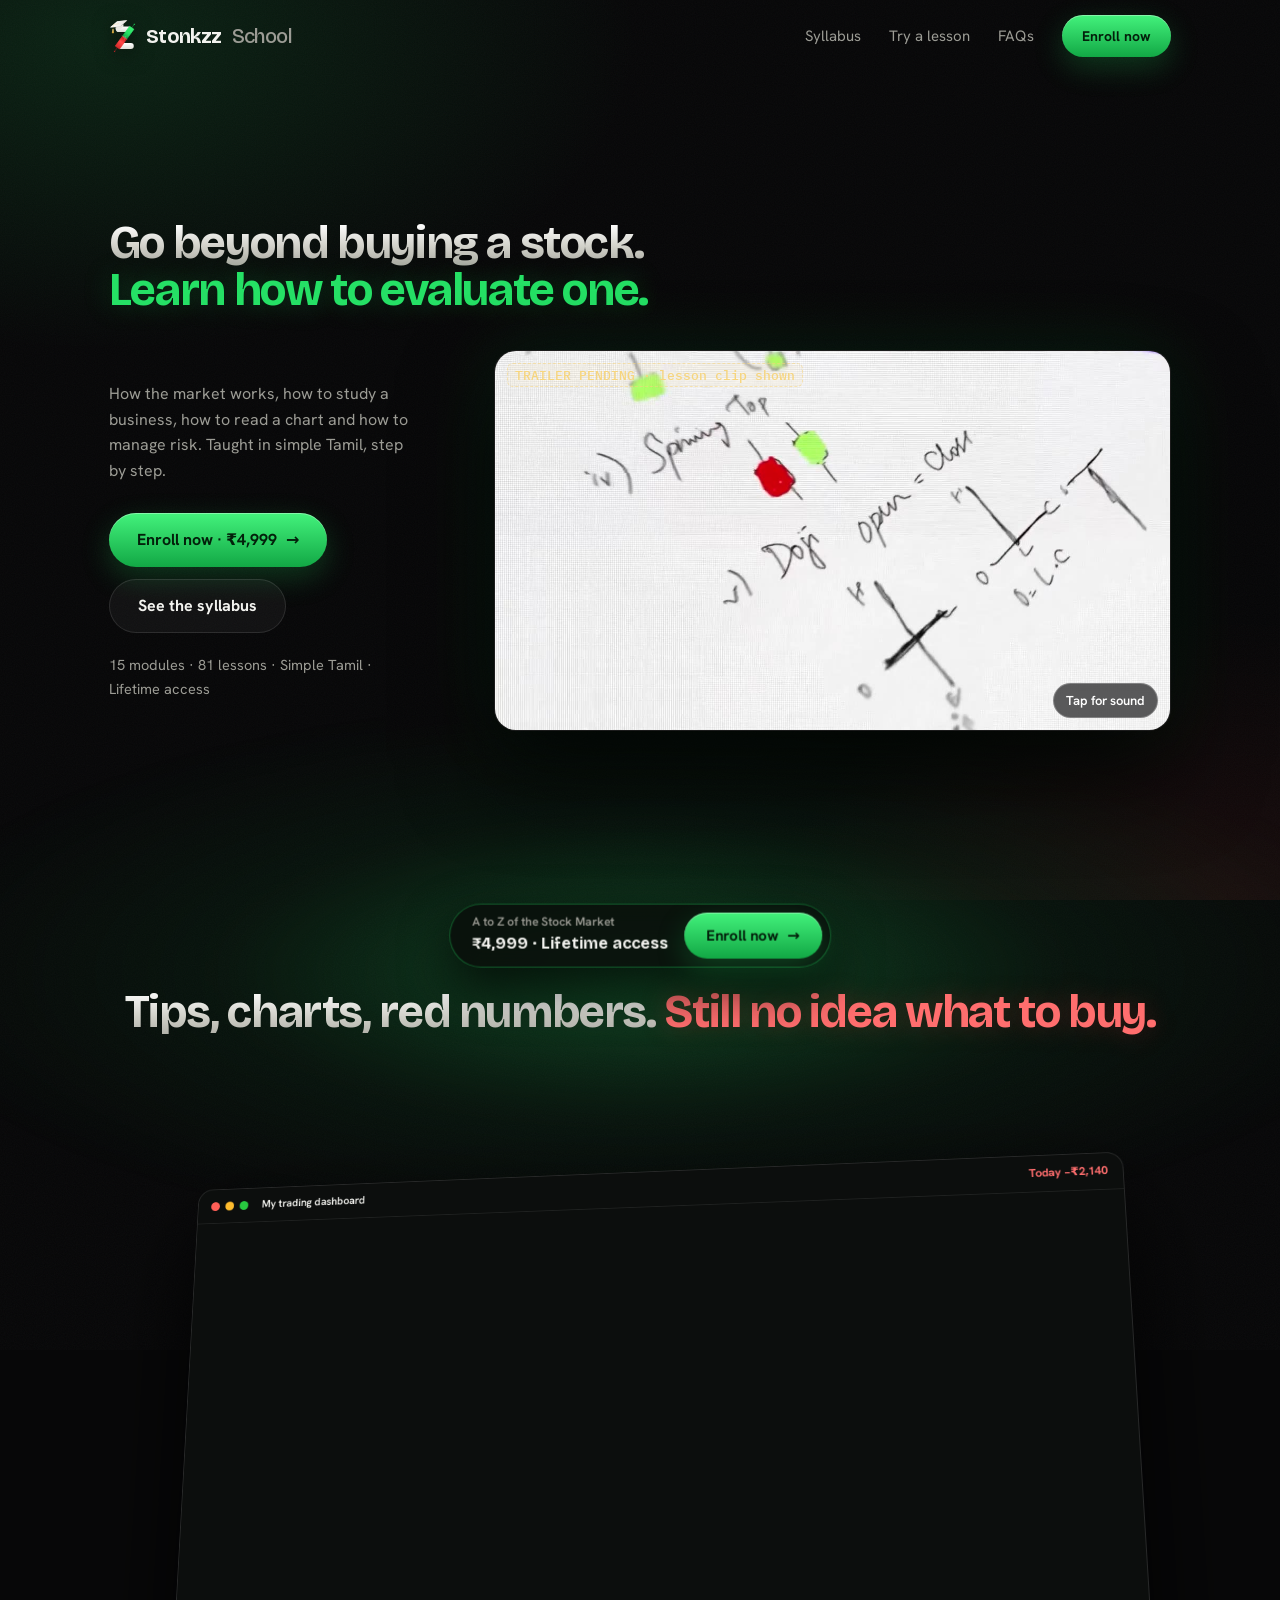
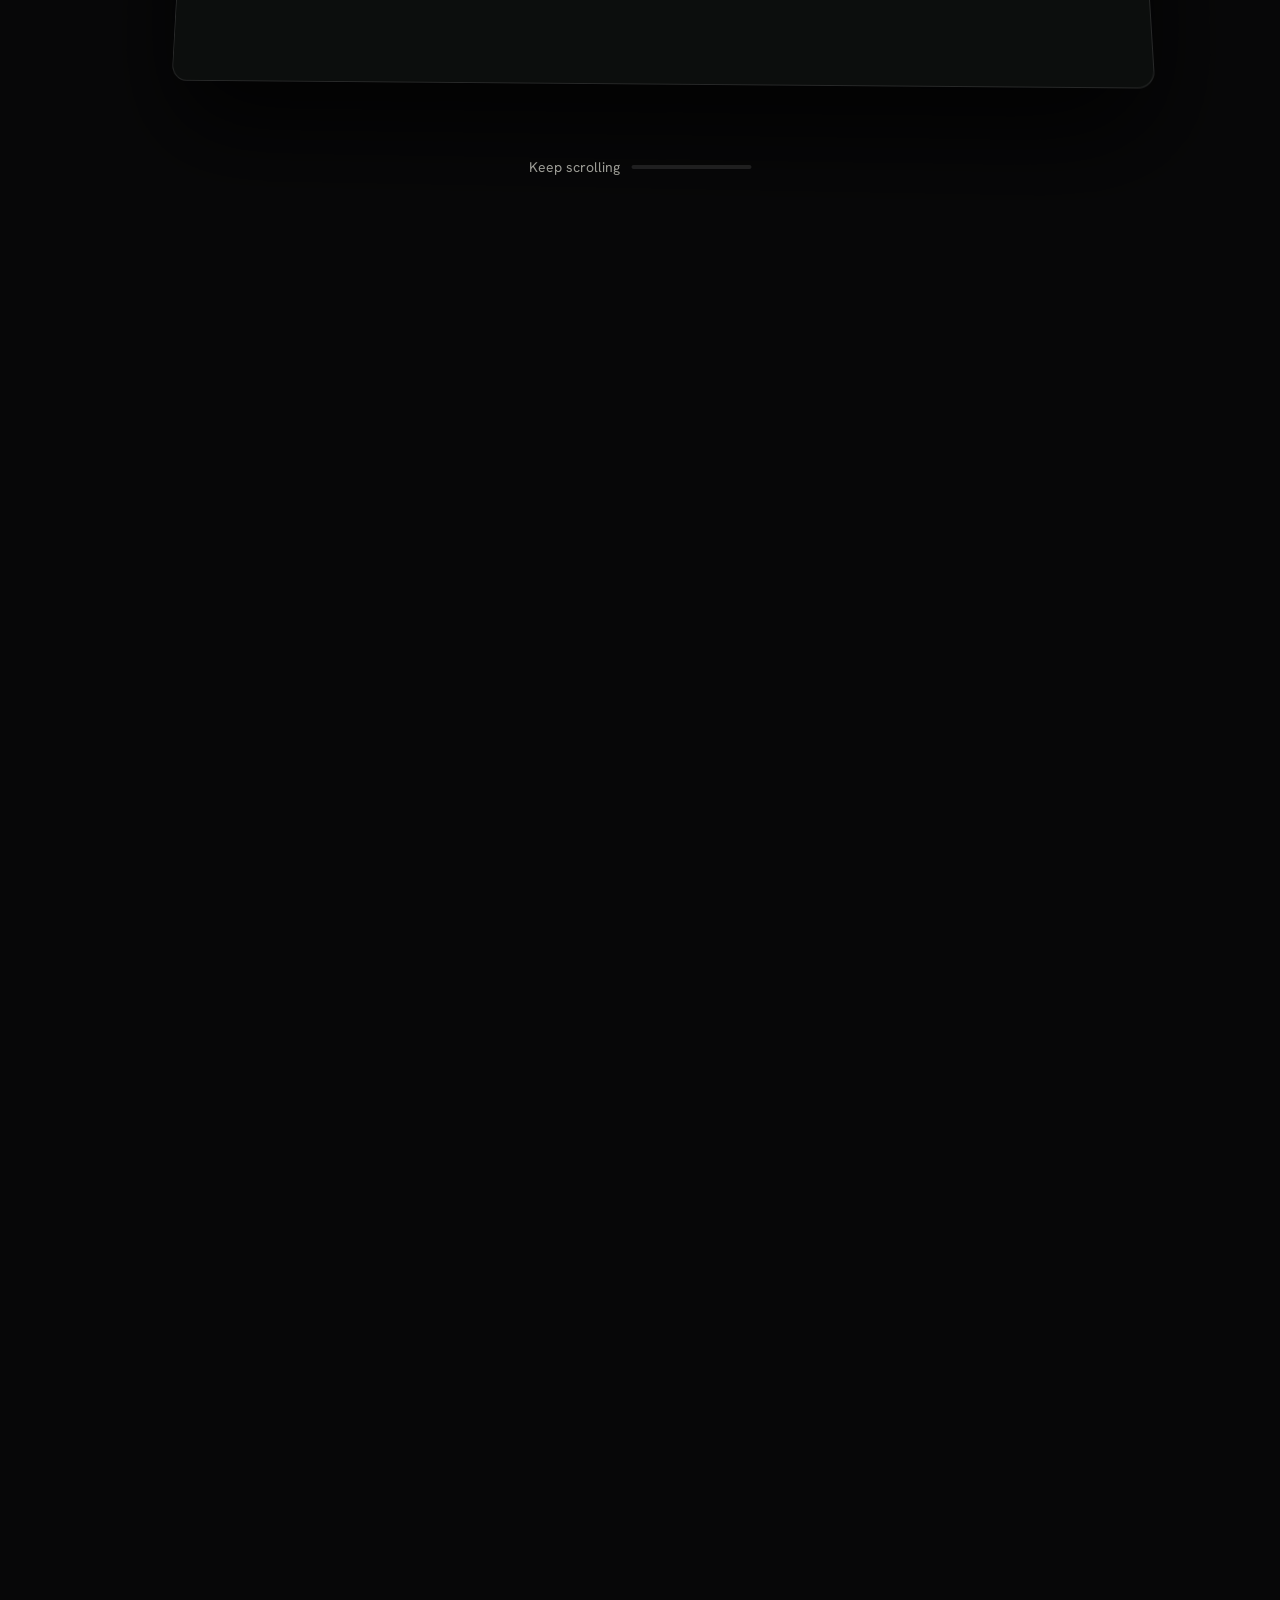
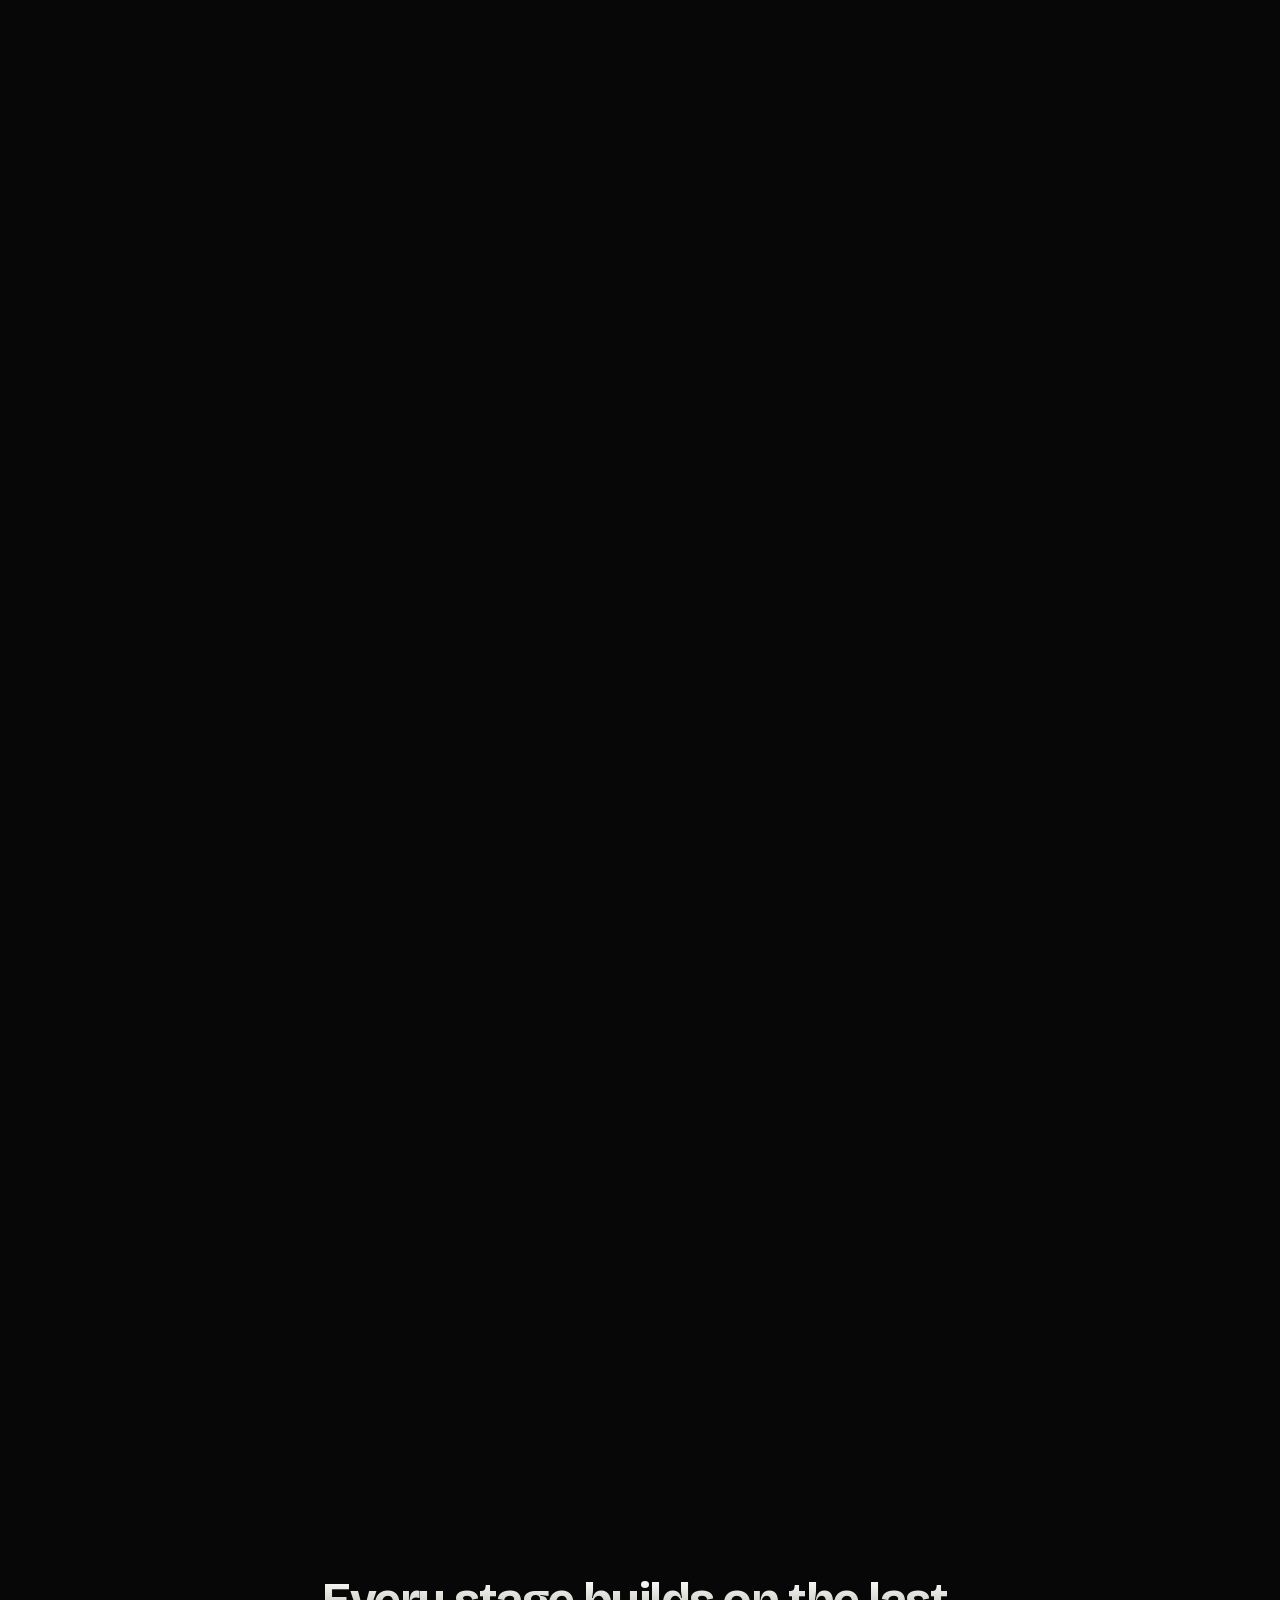
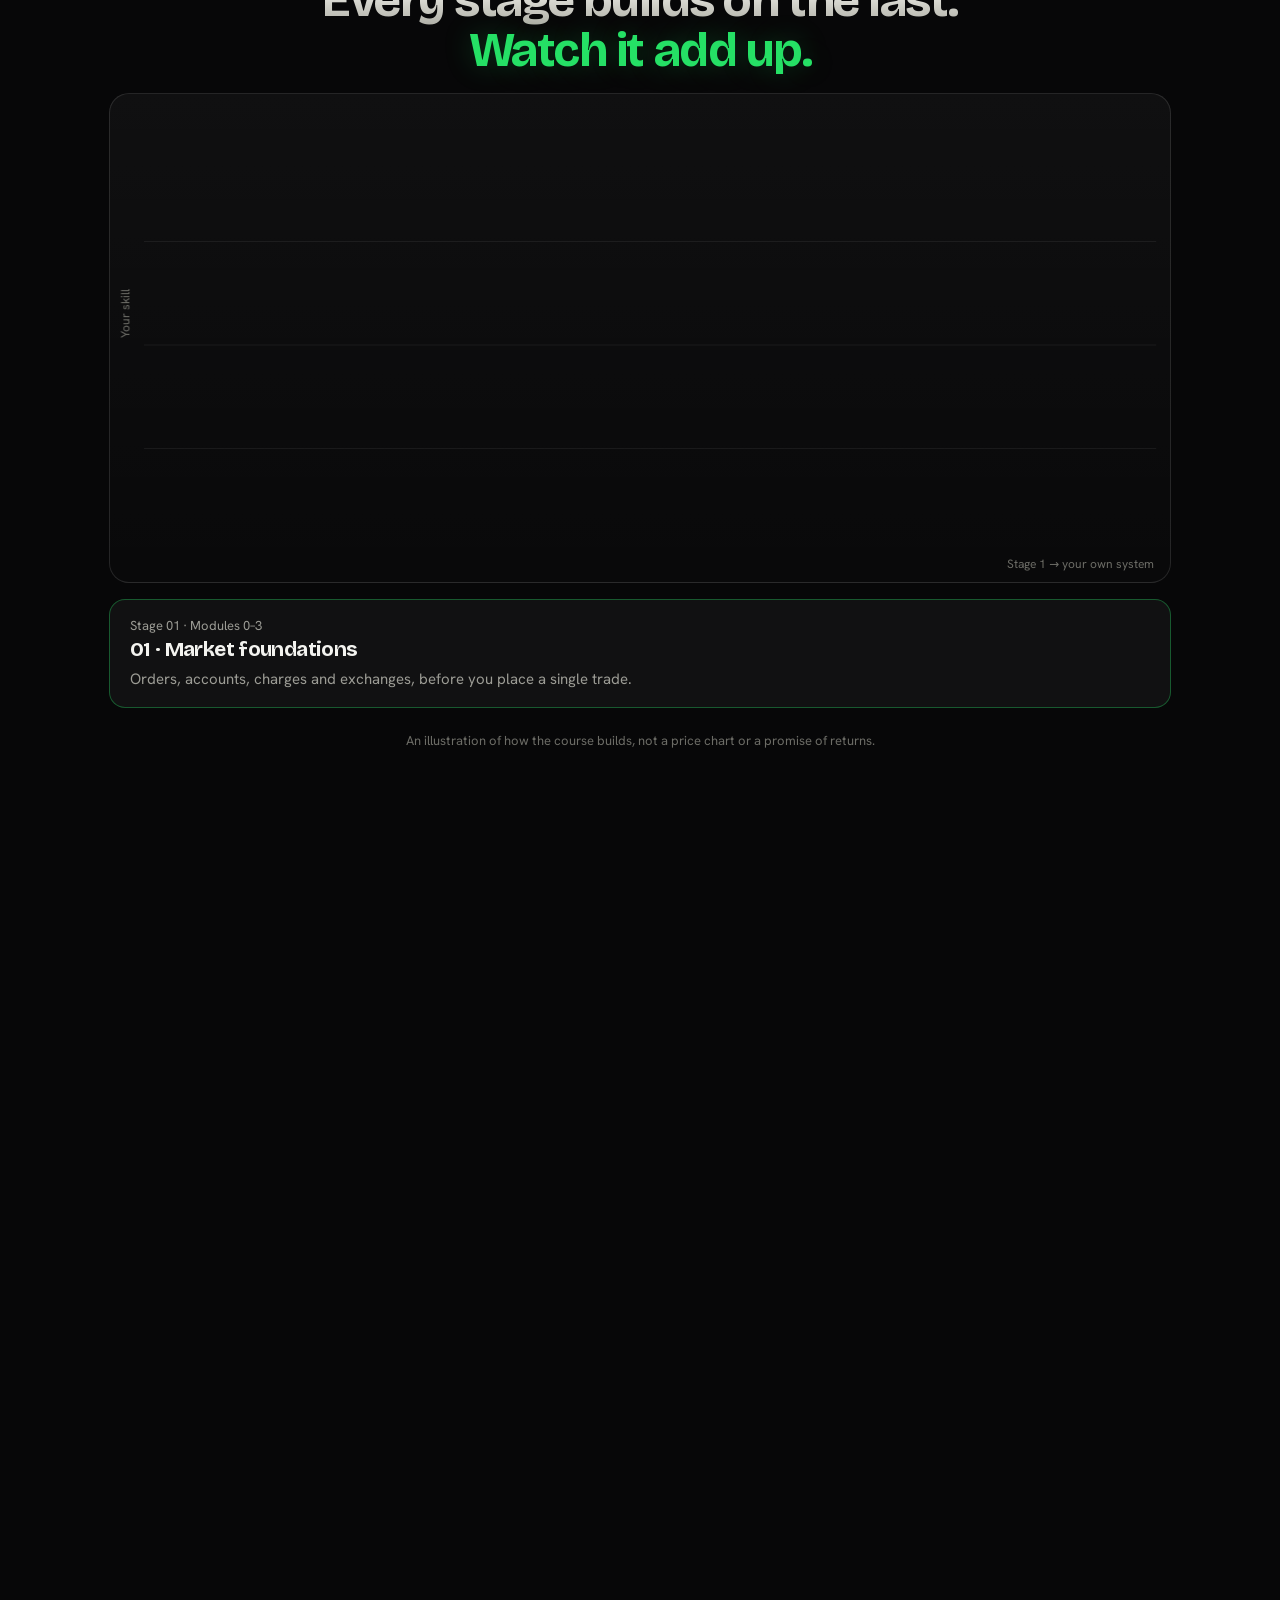
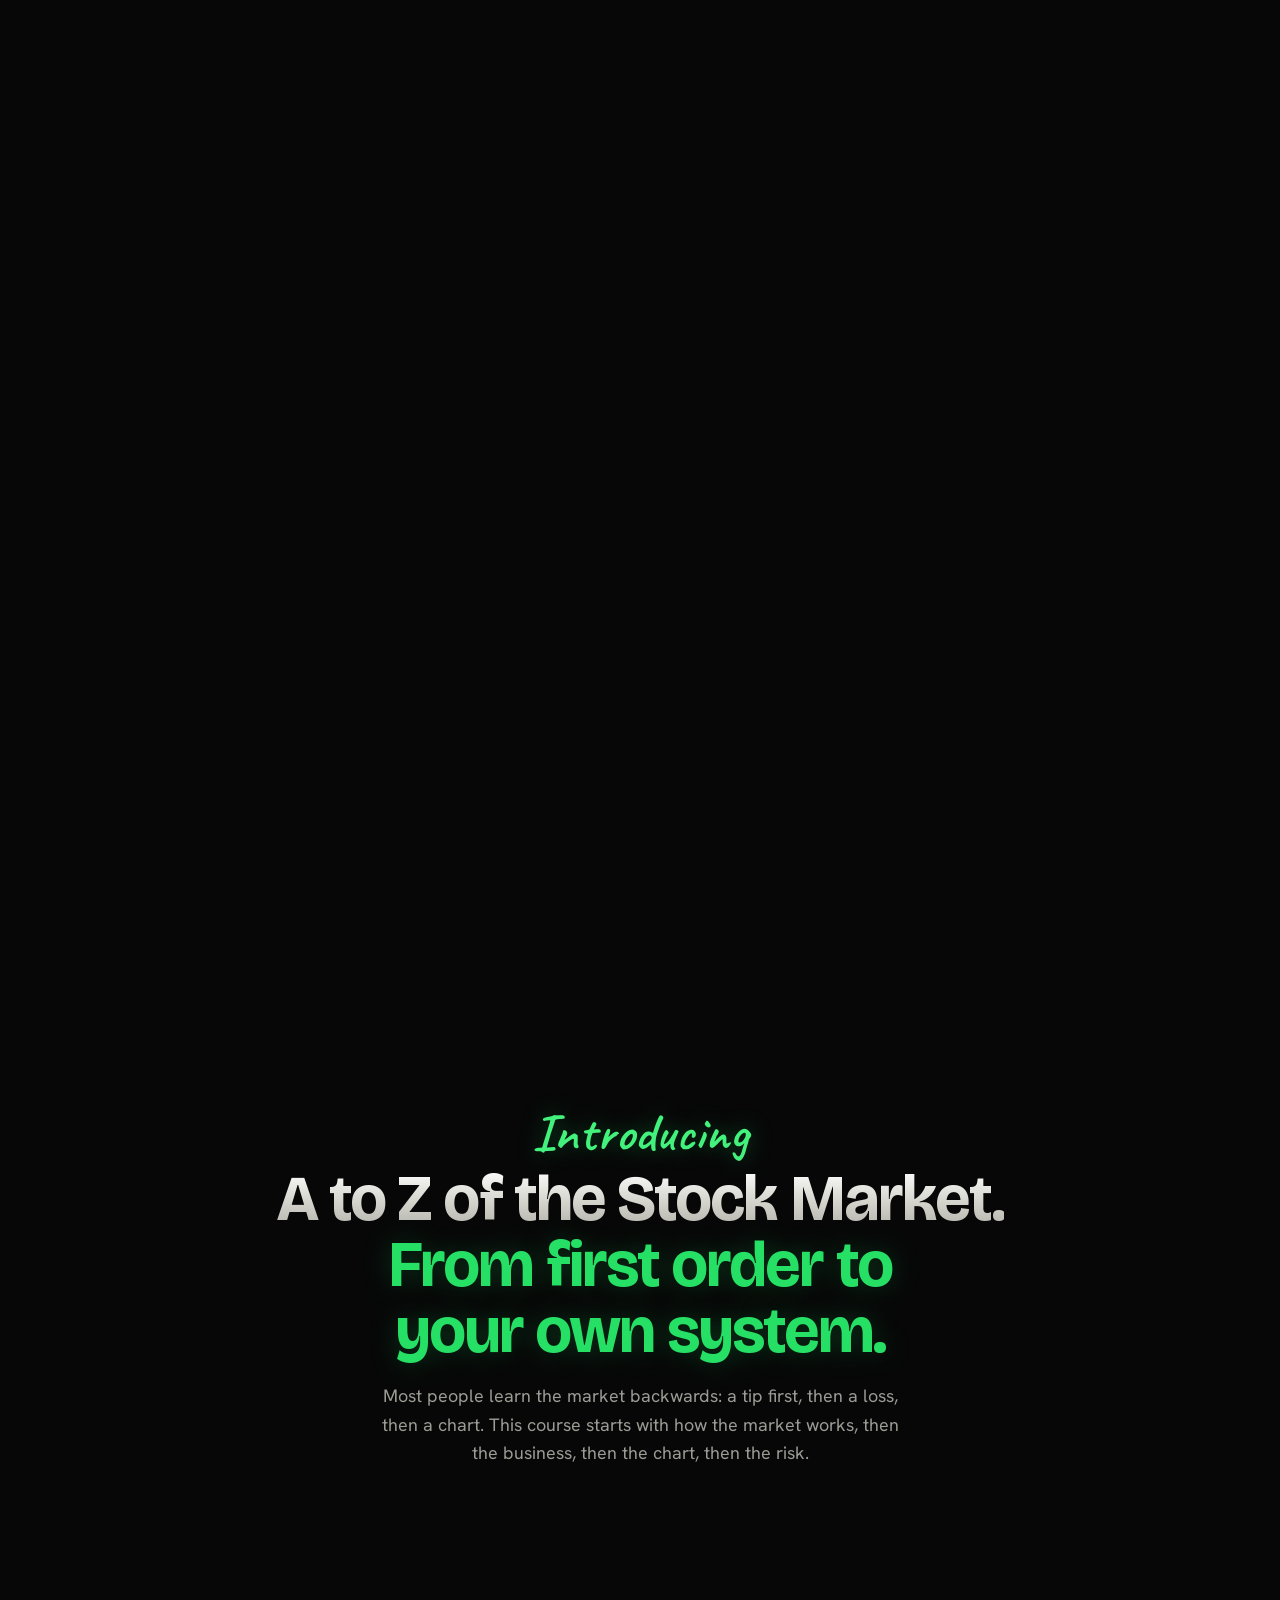
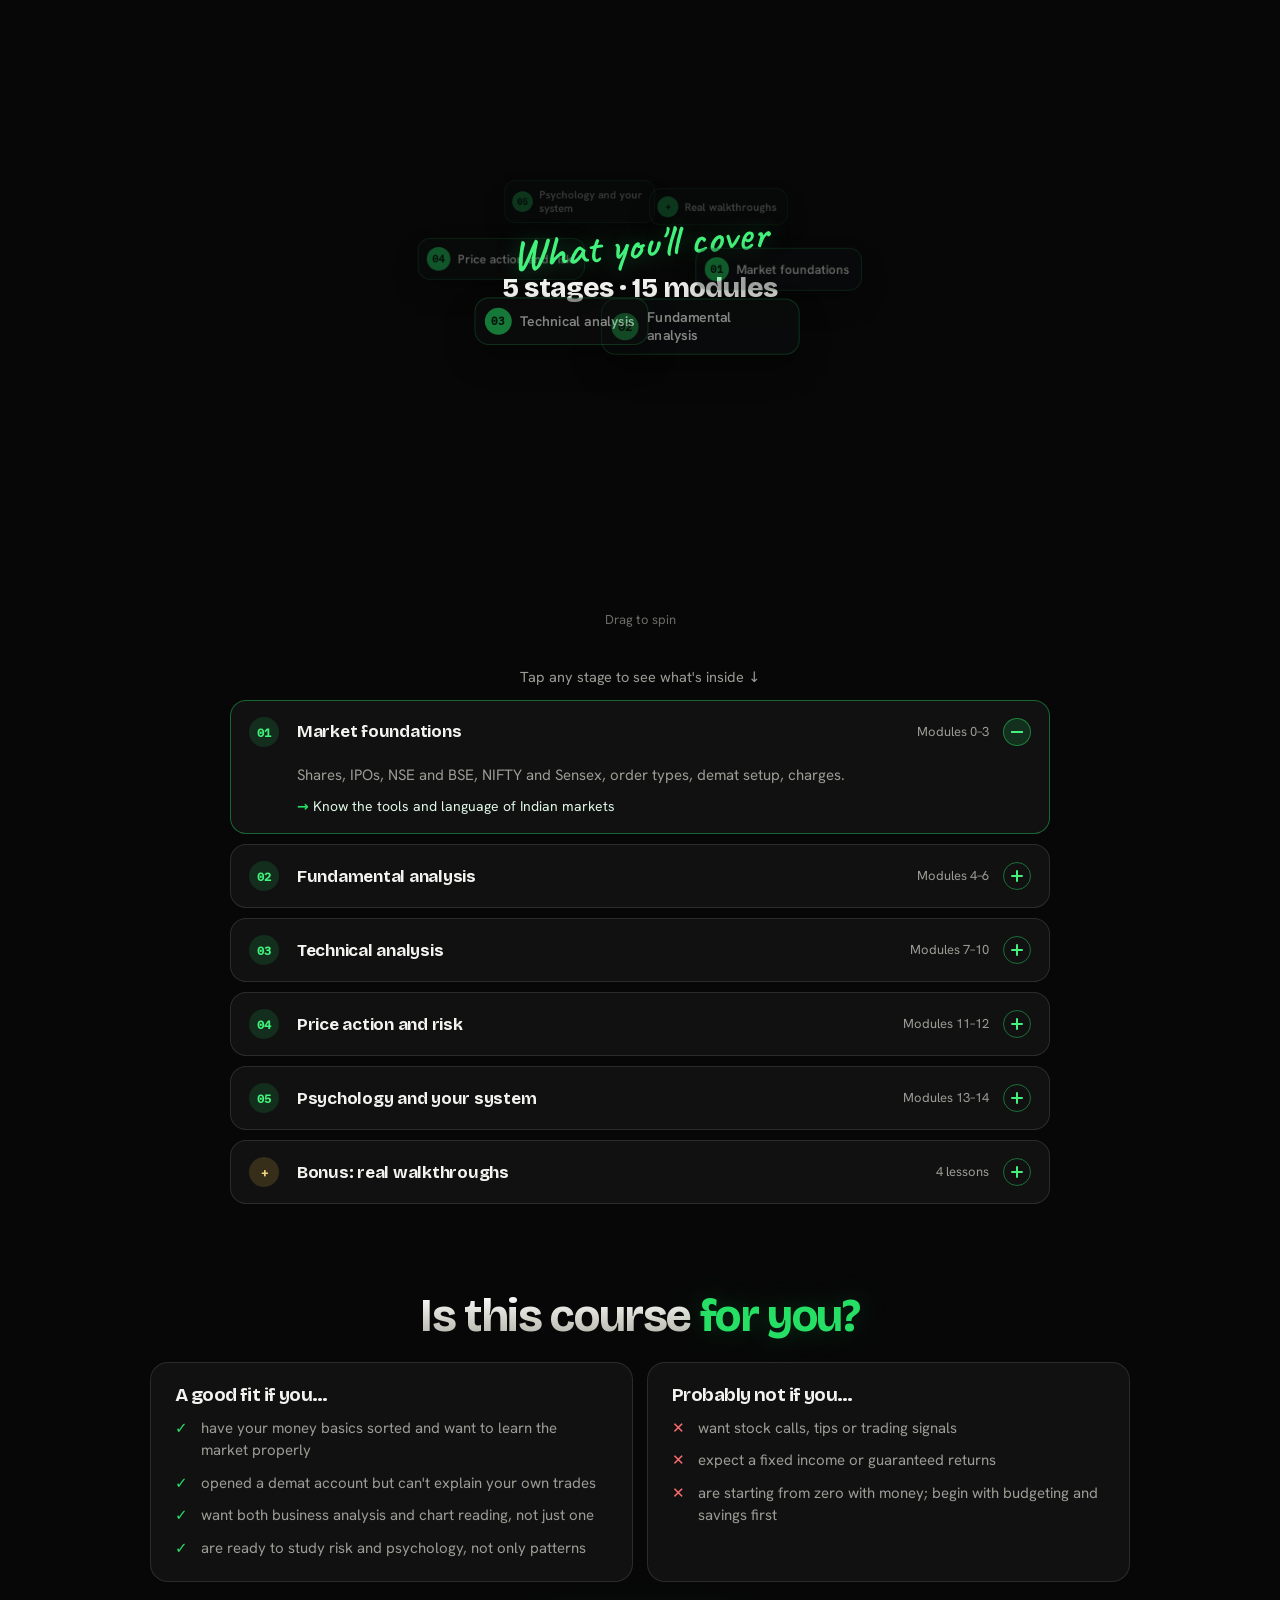
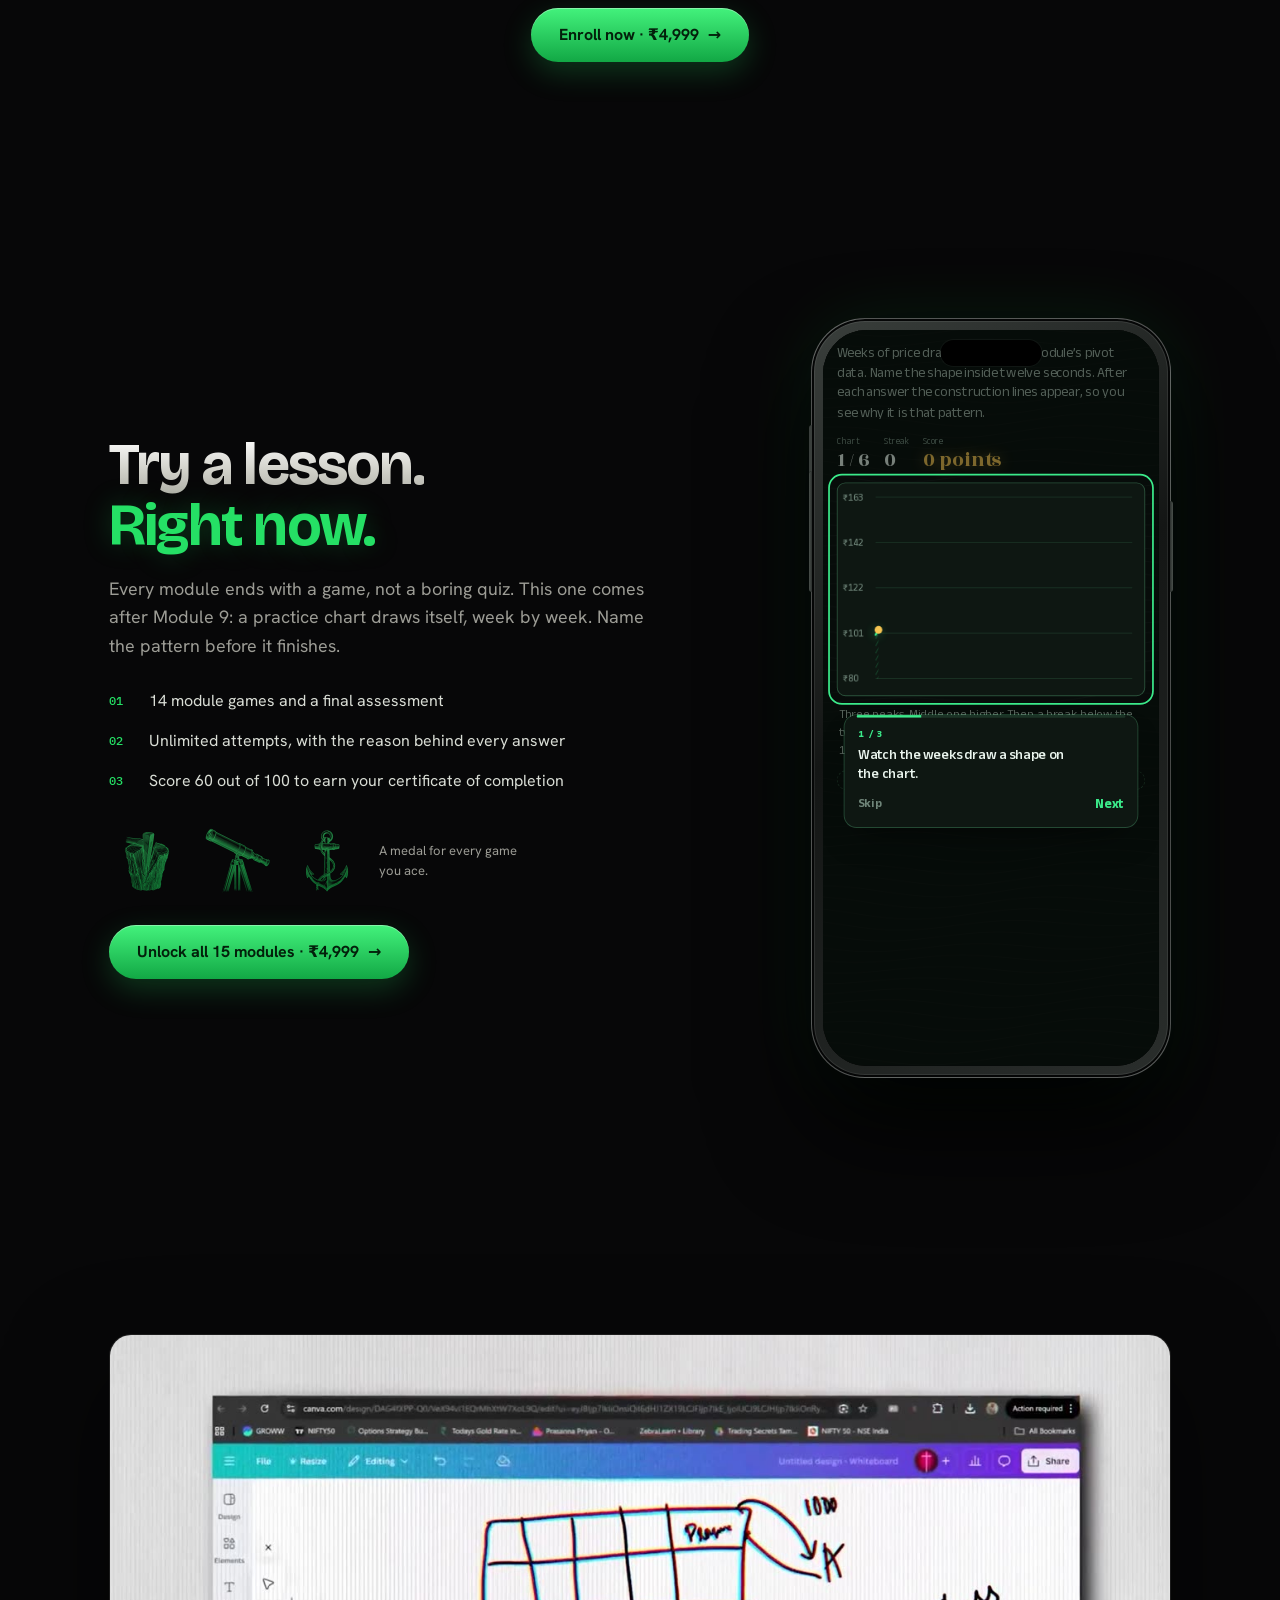
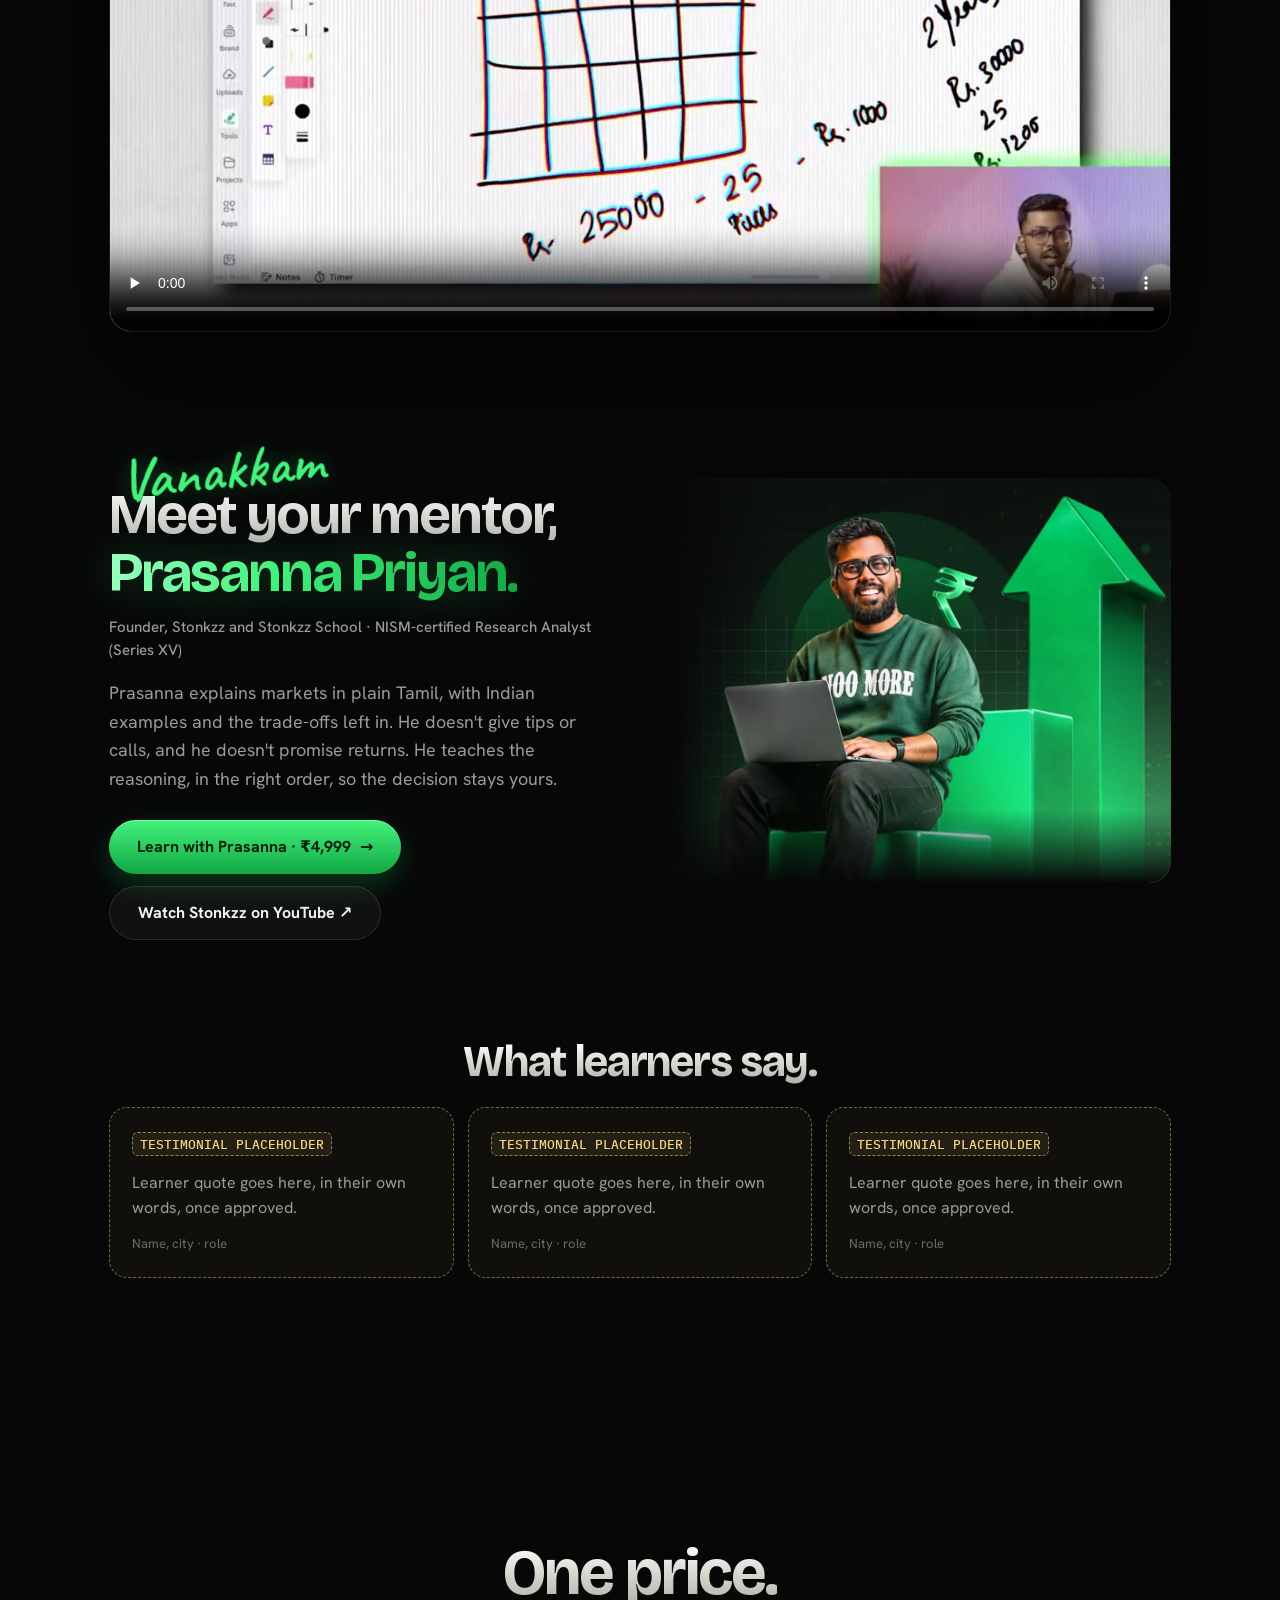
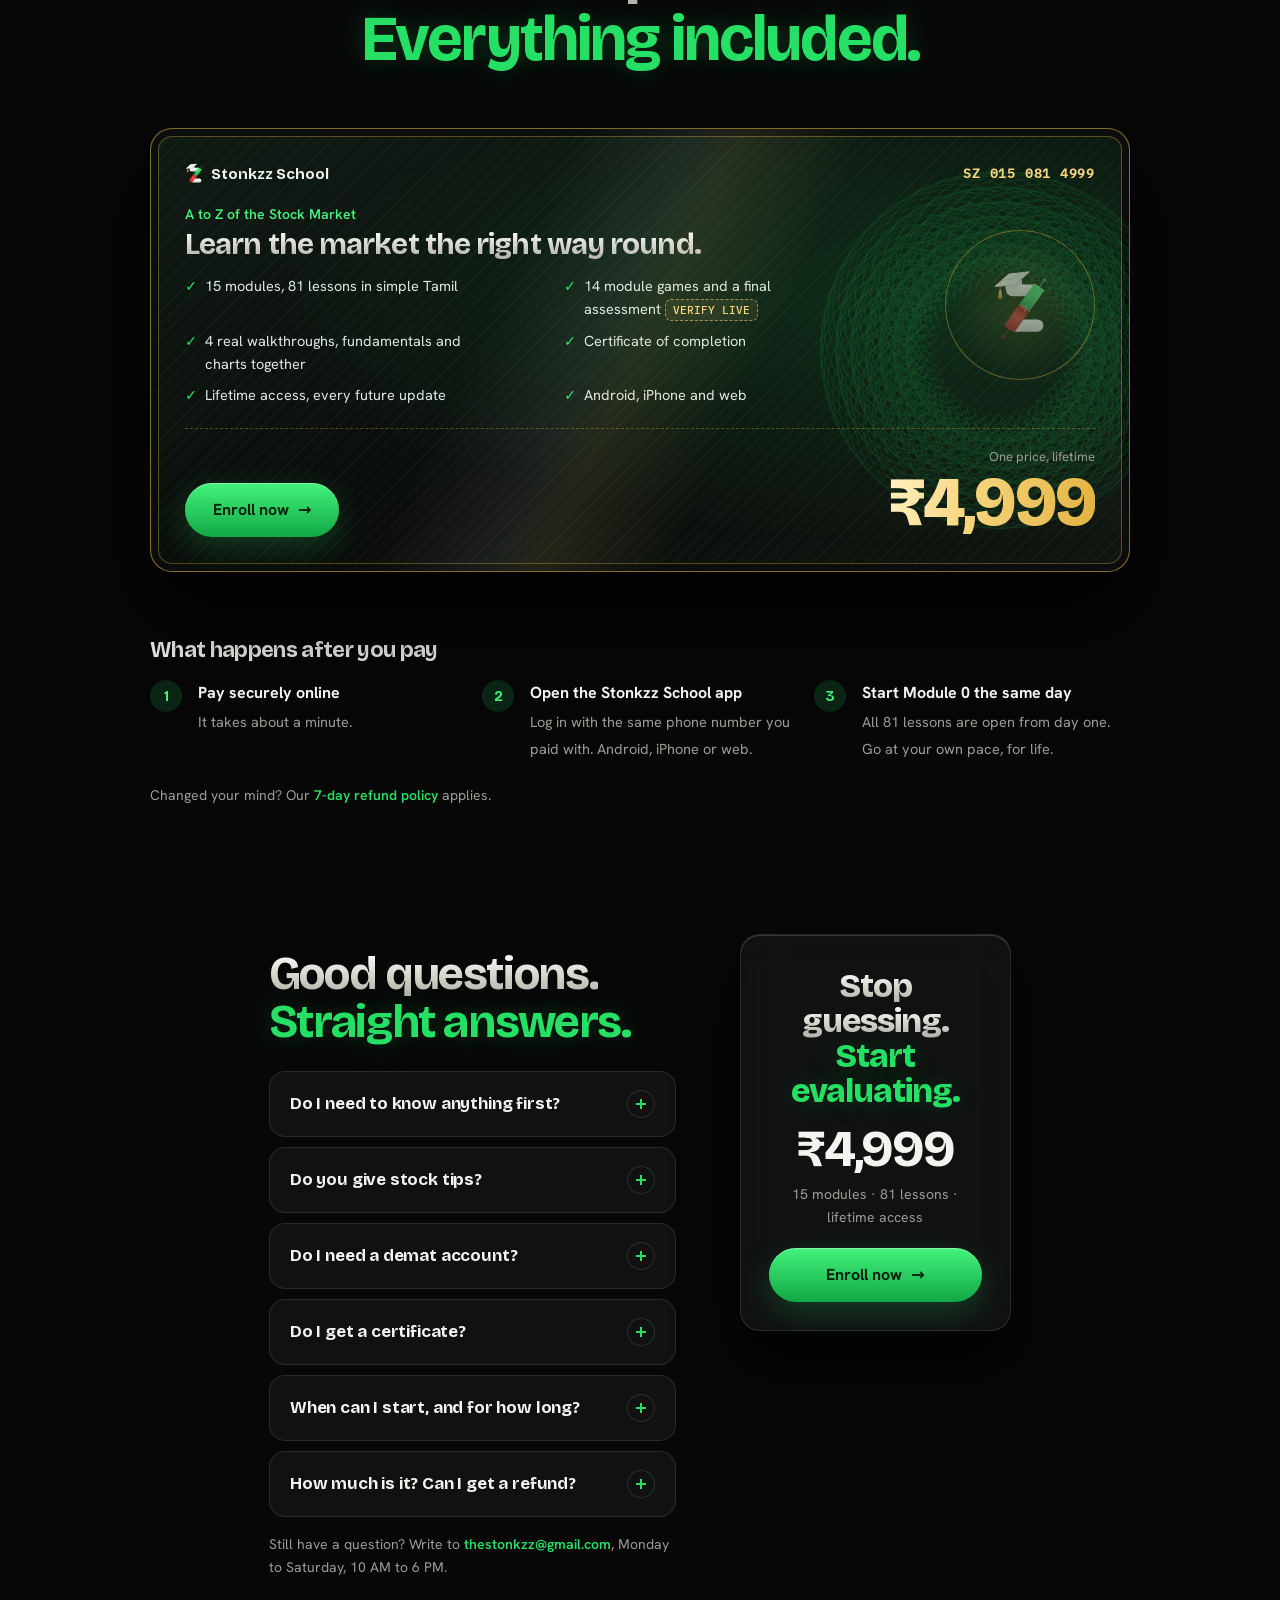
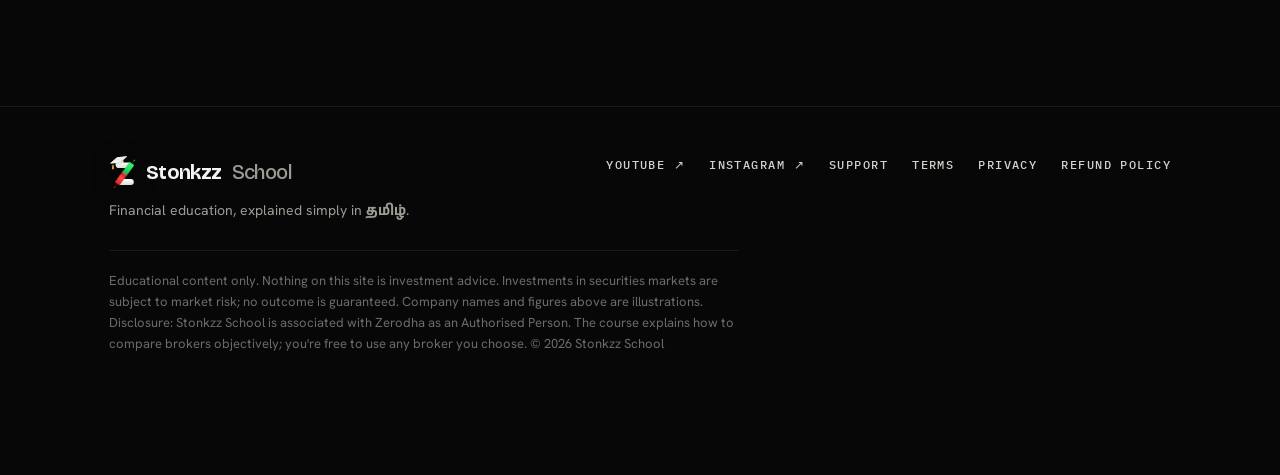
<file: stock-market/index.html>
<!doctype html>
<html lang="en">
<head>
<meta charset="utf-8">
<meta name="viewport" content="width=device-width, initial-scale=1, viewport-fit=cover">
<script>document.documentElement.classList.add('js');</script>
<script>/* local preview only: file:// blocks self-hosted fonts, so borrow Google Fonts */if(location.protocol==='file:'){var l=document.createElement('link');l.rel='stylesheet';l.href='https://fonts.googleapis.com/css2?family=Bricolage+Grotesque:opsz,wght@12..96,500;12..96,700;12..96,800&family=Hanken+Grotesk:wght@400;500;600;700&family=IBM+Plex+Mono:wght@500&family=Anek+Tamil:wght@500;700&display=swap';document.head.appendChild(l);}</script>
<title>A to Z of the Stock Market · Stonkzz School</title>
<meta name="description" content="How the Indian stock market works: fundamental analysis, technical analysis, risk and psychology, taught in simple Tamil. 15 modules, 81 lessons, lifetime access. ₹4,999.">
<meta name="theme-color" content="#070708">
<meta property="og:type" content="website">
<meta property="og:site_name" content="Stonkzz School">
<meta property="og:title" content="A to Z of the Stock Market · Stonkzz School">
<meta property="og:description" content="How the Indian stock market works: fundamental analysis, technical analysis, risk and psychology, taught in simple Tamil. 15 modules, 81 lessons, lifetime access. ₹4,999.">
<meta property="og:image" content="assets/hero.webp">
<!-- TODO before launch: absolute og:image, og:url and canonical on the live domain -->
<link rel="icon" type="image/svg+xml" href="assets/logo.svg">
<link rel="preload" href="fonts/BricolageGrotesque-latin.woff2" as="font" type="font/woff2" crossorigin>
<link rel="preload" href="assets/hero.webp" as="image">
<style>
@font-face{font-family:"Bricolage Grotesque";font-weight:400 800;font-display:swap;src:url(fonts/BricolageGrotesque-latin.woff2) format("woff2");unicode-range:U+0000-00FF,U+0131,U+0152-0153,U+02BB-02BC,U+02C6,U+02DA,U+02DC,U+2000-206F,U+20AC,U+2122,U+2191,U+2193,U+2212,U+2215,U+FEFF,U+FFFD}
@font-face{font-family:"Bricolage Grotesque";font-weight:400 800;font-display:swap;src:url(fonts/BricolageGrotesque-latin-ext.woff2) format("woff2");unicode-range:U+0100-02BA,U+02BD-02C5,U+02C7-02CC,U+02CE-02D7,U+02DD-02FF,U+1E00-1E9F,U+1EF2-1EFF,U+2020,U+20A0-20AB,U+20AD-20C4,U+2113,U+2C60-2C7F,U+A720-A7FF}
@font-face{font-family:"Hanken Grotesk";font-weight:100 900;font-display:swap;src:url(fonts/hanken-grotesk-latin-wght-normal.woff2) format("woff2")}
@font-face{font-family:"Anek Tamil";font-weight:100 800;font-display:swap;src:url(fonts/anek-tamil-tamil-wght-normal.woff2) format("woff2")}
@font-face{font-family:"IBM Plex Mono";font-weight:500;font-display:swap;src:url(fonts/ibm-plex-mono-latin-500-normal.woff2) format("woff2")}
@font-face{font-family:"Caveat";font-weight:600;font-display:swap;src:url(fonts/caveat-latin-600-normal.woff2) format("woff2")}
/* ==========================================================
   STONKZZ SCHOOL — course sites v5
   Design Language Ed. 02: a trading screen at night, big type
   plain words, education first. Glass + light; printed art.
   ========================================================== */
:root{
  --night:#070708;--night2:#0b0c0b;--paper:#F3F3EF;--muted:#9C9C95;--muted2:#6C6C66;
  --green:#25E065;--g-bright:#43F27C;--g-dark:#12A845;--g-ink:#03200B;--gsoft:rgba(37,224,101,.1);
  --red:#FF4747;--r-bright:#FF6E6E;--r-dark:#C21B1B;
  --gold:#E2B23E;--gold-bright:#F6D57E;--gold-dark:#A8781A;
  --glass:rgba(255,255,255,.045);--edge:rgba(255,255,255,.11);--hi:rgba(255,255,255,.16);--line:rgba(255,255,255,.08);
  --title:'Bricolage Grotesque',system-ui,sans-serif;--body:'Hanken Grotesk',system-ui,sans-serif;
  --mono:'IBM Plex Mono',ui-monospace,monospace;--tamil:'Anek Tamil','Hanken Grotesk',sans-serif;
  --max:1180px;--px:clamp(20px,4.6vw,64px);--sec:clamp(72px,10vw,128px);
  --ease:cubic-bezier(.22,.61,.36,1);
}
*{box-sizing:border-box;margin:0;padding:0}
html{scroll-behavior:smooth;-webkit-text-size-adjust:100%;scroll-padding-top:80px}
body{background:var(--night);color:var(--paper);font:400 17px/1.6 var(--body);-webkit-font-smoothing:antialiased;overflow-x:hidden;overflow-x:clip}
img,svg,video,iframe{display:block;max-width:100%}
a{color:inherit;text-decoration:none}
button{font:inherit;color:inherit;background:none;border:0;cursor:pointer}
ul{list-style:none}
p,li{text-wrap:pretty}
.wrap{max-width:var(--max);margin:0 auto;padding:0 var(--px)}
.ta{font-family:var(--tamil);font-weight:700;letter-spacing:0;text-transform:none}
:focus-visible{outline:2px solid var(--green);outline-offset:4px;border-radius:10px}
.skip{position:absolute;left:-999px;top:0;z-index:200;background:var(--green);color:var(--g-ink);padding:10px 16px;border-radius:0 0 12px 0;font-weight:700}
.skip:focus{left:0}
.sr{position:absolute;width:1px;height:1px;overflow:hidden;clip:rect(0 0 0 0);white-space:nowrap}
.tbd{display:inline-block;color:var(--gold-bright);border:1px dashed rgba(246,213,126,.55);background:rgba(246,213,126,.08);border-radius:6px;padding:0 7px;font:500 .78em/1.7 var(--mono);letter-spacing:0;white-space:nowrap}

/* ---------- atmosphere: light is the texture ---------- */
.atmos{position:fixed;inset:0;z-index:-2;pointer-events:none;
  background:radial-gradient(60vw 50vh at 8% 4%,rgba(37,224,101,.13),transparent 70%),
             radial-gradient(50vw 45vh at 96% 100%,rgba(255,71,71,.07),transparent 70%),var(--night)}
.grain{position:fixed;inset:-50%;z-index:-1;pointer-events:none;opacity:.035;
  background-image:url("data:image/svg+xml;utf8,<svg xmlns='http://www.w3.org/2000/svg' width='160' height='160'><filter id='n'><feTurbulence type='fractalNoise' baseFrequency='.9' numOctaves='2' stitchTiles='stitch'/></filter><rect width='160' height='160' filter='url(%23n)'/></svg>")}

/* ---------- type ---------- */
.label{display:inline-flex;align-items:center;gap:10px;font:500 12px/1.4 var(--mono);letter-spacing:.18em;text-transform:uppercase;color:var(--green)}
.label:before{content:"";width:22px;height:1px;background:currentColor;opacity:.7}
h1,h2,h3{font-family:var(--title);font-weight:700;letter-spacing:-.03em;line-height:1.03;text-wrap:balance}
.silver{background:linear-gradient(180deg,#FFFFFF 10%,#CFCFC7 60%,#A9A9A1);-webkit-background-clip:text;background-clip:text;color:transparent}
.pay{display:block;color:var(--green);text-shadow:0 0 28px rgba(37,224,101,.25)}
.pen{position:relative;white-space:nowrap}
.pen svg{position:absolute;left:-3%;right:-3%;width:106%;bottom:-.16em;height:.32em;overflow:visible;pointer-events:none}
.pen path{fill:none;stroke:var(--g-bright);stroke-width:5;stroke-linecap:round;stroke-dasharray:420;stroke-dashoffset:420;filter:drop-shadow(0 0 6px rgba(67,242,124,.55))}
.in .pen path,.pen.in path{animation:pen 1.1s .55s var(--ease) forwards}
@keyframes pen{to{stroke-dashoffset:0}}
.lead{color:var(--muted);font-size:clamp(17px,1.4vw,20px);line-height:1.6;max-width:56ch}
.fine{font-size:13px;color:var(--muted2);line-height:1.6}
.mono{font-family:var(--mono)}

/* ---------- buttons, tags ---------- */
.btn{display:inline-flex;align-items:center;justify-content:center;gap:9px;min-height:54px;padding:0 28px;border-radius:999px;font:700 16px/1 var(--body);white-space:nowrap;transition:transform .25s var(--ease),box-shadow .25s,background .2s,border-color .2s,color .2s}
.btn .arw{transition:transform .25s var(--ease)}
.btn:hover .arw{transform:translateX(3px)}
.btn-green{background:linear-gradient(180deg,var(--g-bright),var(--g-dark));color:var(--g-ink);box-shadow:0 10px 30px rgba(37,224,101,.22),inset 0 1px 0 rgba(255,255,255,.35)}
.btn-green:hover{transform:translateY(-2px);box-shadow:0 14px 38px rgba(37,224,101,.34),inset 0 1px 0 rgba(255,255,255,.35)}
.btn-white{background:var(--paper);color:#0a0a0a}
.btn-white:hover{transform:translateY(-2px)}
.btn-ghost{border:1px solid var(--edge);background:var(--glass);color:var(--paper)}
.btn-ghost:hover{border-color:var(--green);color:var(--green)}
.btn-sm{min-height:42px;padding:0 20px;font-size:14px}
.btn[disabled]{opacity:.45;pointer-events:none}
.glyph{width:20px;height:20px;flex:none;stroke:currentColor;fill:none;stroke-width:1.5;stroke-linecap:round;stroke-linejoin:round}
.tag{display:inline-flex;align-items:center;gap:8px;font:500 11px/1 var(--mono);letter-spacing:.12em;text-transform:uppercase;padding:8px 12px;border-radius:999px;border:1px solid var(--edge);color:var(--muted);background:var(--glass)}
.tag.green{color:var(--green);border-color:rgba(37,224,101,.35);background:var(--gsoft)}
.tag.green:before{content:"";width:7px;height:7px;border-radius:50%;background:currentColor;box-shadow:0 0 0 3px rgba(37,224,101,.18)}
.tag.gold{color:var(--gold-bright);border-color:rgba(226,178,62,.4);background:rgba(226,178,62,.08)}

/* ---------- glass ---------- */
.glass{background:var(--glass);border:1px solid var(--edge);border-radius:20px;box-shadow:0 30px 60px rgba(0,0,0,.85),inset 0 1px 0 var(--hi);backdrop-filter:blur(20px);-webkit-backdrop-filter:blur(20px)}

/* ---------- nav ---------- */
.nav{position:fixed;top:0;left:0;right:0;z-index:60;transition:background .3s,border-color .3s,backdrop-filter .3s;border-bottom:1px solid transparent}
.nav.solid{background:rgba(7,7,8,.72);backdrop-filter:blur(16px);-webkit-backdrop-filter:blur(16px);border-color:var(--line)}
.nav .wrap{display:flex;align-items:center;justify-content:space-between;gap:20px;height:72px}
.logo{display:flex;align-items:center;gap:10px;font:700 20px/1 var(--title);letter-spacing:-.03em;white-space:nowrap}
.logo img{width:27px;height:34px;filter:drop-shadow(0 4px 10px rgba(0,0,0,.6))}
.logo span{color:var(--muted);font-weight:500}
.nav-links{display:flex;align-items:center;gap:28px;font-size:15px;color:var(--muted)}
.nav-links a:not(.btn):hover{color:var(--paper)}
.progress{position:absolute;left:0;bottom:-1px;height:2px;width:100%;transform-origin:0 50%;transform:scaleX(0);background:linear-gradient(90deg,var(--r-dark),var(--red) 18%,var(--gold) 45%,var(--green) 75%,var(--g-bright))}

/* ---------- sections ---------- */
.sec{position:relative;padding:var(--sec) 0}
.sec-head{margin-bottom:clamp(36px,5vw,56px)}
.sec-head h2{font-size:clamp(34px,4.6vw,62px);margin:18px 0 18px;max-width:17ch}
.sec-head .lead{max-width:56ch}

/* ---------- HERO ---------- */
.hero{position:relative;min-height:100svh;display:flex;align-items:center;padding:110px 0 70px;overflow:hidden;isolation:isolate}
.hero:after{content:"";position:absolute;left:-10%;right:-10%;bottom:-38%;height:60%;z-index:-1;border-radius:50%;
  background:radial-gradient(closest-side,rgba(37,224,101,.28),rgba(18,168,69,.08) 55%,transparent);filter:blur(10px)}
.hero-grid{display:grid;grid-template-columns:1.08fr .92fr;gap:clamp(30px,5vw,80px);align-items:center;width:100%}
.hero h1{font-size:clamp(44px,6.4vw,84px);margin:22px 0 22px}
.hero .lead{margin-bottom:30px}
.hero-ctas{display:flex;flex-wrap:wrap;gap:12px;align-items:center}
.price-line{display:flex;flex-wrap:wrap;align-items:center;gap:10px 18px;margin-top:26px}
.price-line strong{font:700 26px/1 var(--title);letter-spacing:-.02em}
.price-line strong em{font-style:normal;font-size:.6em;color:var(--muted);font-weight:600;margin-left:4px}
.facts{display:flex;flex-wrap:wrap;gap:8px 22px;margin-top:22px;font:500 12px/1.5 var(--mono);letter-spacing:.1em;text-transform:uppercase;color:var(--muted)}
.facts span{display:flex;align-items:center;gap:8px}
.facts span:before{content:"";width:5px;height:5px;border-radius:50%;background:var(--green);box-shadow:0 0 8px var(--green)}

/* ring of light + printed ring + object */
.stage{position:relative;aspect-ratio:1;width:min(100%,520px);margin-left:auto;display:grid;place-items:center}
.stage .pattern{position:absolute;inset:4%;opacity:.28;animation:spin 120s linear infinite}
.stage .ring{position:absolute;inset:9%;border-radius:50%;
  background:conic-gradient(from 0deg,transparent 0 55%,rgba(255,71,71,.0) 55%,rgba(255,71,71,.55) 66%,rgba(242,198,109,.55) 76%,rgba(37,224,101,.95) 92%,transparent 100%);
  -webkit-mask:radial-gradient(farthest-side,transparent calc(100% - 3px),#000 calc(100% - 2px));mask:radial-gradient(farthest-side,transparent calc(100% - 3px),#000 calc(100% - 2px));
  filter:drop-shadow(0 0 10px rgba(37,224,101,.55));animation:spin 14s linear infinite}
.stage .ring.two{inset:16%;opacity:.35;animation-duration:22s;animation-direction:reverse}
.stage .halo{position:absolute;inset:22%;border-radius:50%;background:radial-gradient(closest-side,rgba(37,224,101,.2),transparent)}
.stage .obj{position:relative;width:56%;filter:drop-shadow(0 0 3px rgba(67,242,124,.45));animation:breathe 6s ease-in-out infinite}
@keyframes spin{to{transform:rotate(360deg)}}
@keyframes breathe{0%,100%{transform:translateY(0) scale(1)}50%{transform:translateY(-10px) scale(1.02)}}
.sparks i{position:absolute;bottom:18%;width:3px;height:3px;border-radius:50%;background:var(--g-bright);box-shadow:0 0 8px var(--g-bright);opacity:0;animation:rise 7s linear infinite}
@keyframes rise{0%{transform:translateY(0);opacity:0}12%{opacity:.9}100%{transform:translateY(-320px);opacity:0}}
/* live chart inside ring (stock) */
.chart{position:relative;width:62%;aspect-ratio:1.15}
.chart svg{width:100%;height:100%;overflow:visible}
.chart .c{opacity:0;transform-origin:center bottom;transform-box:fill-box}
.chart .c.on{animation:candle .45s var(--ease) forwards}
@keyframes candle{from{opacity:0;transform:scaleY(.2)}to{opacity:1;transform:scaleY(1)}}
.chart .trend{fill:none;stroke:url(#tg);stroke-width:3;stroke-linecap:round;stroke-dasharray:1000;stroke-dashoffset:1000;filter:drop-shadow(0 0 8px rgba(67,242,124,.6))}
.chart .trend.on{transition:stroke-dashoffset 2.6s var(--ease);stroke-dashoffset:0}

/* ---------- SECTION 2: problem + learn ---------- */
.split{display:grid;grid-template-columns:.9fr 1.1fr;gap:clamp(28px,5vw,72px);align-items:start}
.note{position:relative;display:grid;grid-template-columns:132px 1fr;gap:22px;align-items:center;padding:22px;border-radius:20px;background:var(--paper);color:#10180f;box-shadow:0 30px 60px rgba(0,0,0,.6)}
.note:before{content:"";position:absolute;inset:7px;border:1px solid rgba(18,168,69,.35);border-radius:15px;pointer-events:none}
.note img{width:132px;height:auto}
.note small{display:block;font:500 11px/1.4 var(--mono);letter-spacing:.14em;text-transform:uppercase;color:#4b5a4b}
.note b{display:block;font:700 30px/1.05 var(--title);letter-spacing:-.03em;margin:6px 0 6px;color:#0b120b}
.note p{font-size:15px;color:#3a4339;line-height:1.5}
.note .serial{display:block;margin-top:10px;font:500 11px/1 var(--mono);letter-spacing:.14em;color:var(--r-dark)}
.qs{margin-top:22px;display:grid;gap:0}
.qs li{display:flex;gap:14px;align-items:baseline;padding:16px 0;border-bottom:1px solid var(--line);font-size:17px;color:#dfe2da}
.qs li:first-child{border-top:1px solid var(--line)}
.qs b{font:500 12px/1 var(--mono);color:var(--r-bright);letter-spacing:.1em;min-width:26px}
.learn{display:grid;grid-template-columns:repeat(2,minmax(0,1fr));gap:12px}
.learn li{display:grid;grid-template-columns:64px 1fr;gap:16px;align-items:center;padding:16px 18px;border-radius:18px;background:var(--glass);border:1px solid var(--edge);box-shadow:inset 0 1px 0 var(--hi);transition:border-color .3s,transform .3s var(--ease)}
.learn li:hover{border-color:rgba(37,224,101,.4);transform:translateY(-2px)}
.learn img{width:64px;height:64px;filter:drop-shadow(0 0 3px rgba(67,242,124,.4))}
.learn b{display:block;font:700 18px/1.2 var(--title);letter-spacing:-.02em;margin-bottom:4px}
.learn span{display:block;font-size:14px;color:var(--muted);line-height:1.5}
.learn-h{font:500 12px/1.4 var(--mono);letter-spacing:.16em;text-transform:uppercase;color:var(--muted);margin:0 0 14px}

/* ---------- SECTION 3: play a real module game ---------- */
.play{display:grid;grid-template-columns:1fr auto;gap:clamp(30px,5vw,80px);align-items:center}
.phone{position:relative;width:min(390px,86vw);aspect-ratio:390/760;border-radius:38px;padding:10px;background:linear-gradient(160deg,rgba(255,255,255,.14),rgba(255,255,255,.03));border:1px solid var(--edge);box-shadow:0 40px 90px rgba(0,0,0,.9),0 0 0 1px rgba(0,0,0,.6),0 0 80px rgba(37,224,101,.12)}
.phone .screen{position:relative;width:100%;height:100%;border-radius:30px;overflow:hidden;background:#0b0d0c}
.phone iframe{width:100%;height:100%;border:0;background:#0b0d0c}
.phone .poster{position:absolute;inset:0;width:100%;height:100%;display:block;text-align:left}
.phone .poster img{width:100%;height:100%;object-fit:cover;filter:saturate(1.05)}
.phone .poster:after{content:"";position:absolute;inset:0;background:linear-gradient(180deg,rgba(7,7,8,.1) 30%,rgba(7,7,8,.88))}
.phone .go{position:absolute;left:50%;top:50%;z-index:2;transform:translate(-50%,-50%);width:86px;height:86px;border-radius:50%;display:grid;place-items:center;background:linear-gradient(180deg,var(--g-bright),var(--g-dark));box-shadow:0 0 0 10px rgba(37,224,101,.16),0 0 60px rgba(37,224,101,.5);animation:pulse 2.4s ease-in-out infinite}
.phone .go:after{content:"";margin-left:6px;border-style:solid;border-width:13px 0 13px 21px;border-color:transparent transparent transparent var(--g-ink)}
@keyframes pulse{0%,100%{box-shadow:0 0 0 10px rgba(37,224,101,.16),0 0 60px rgba(37,224,101,.45)}50%{box-shadow:0 0 0 18px rgba(37,224,101,.08),0 0 80px rgba(37,224,101,.6)}}
.phone .cap{position:absolute;left:22px;right:22px;bottom:24px;z-index:2}
.phone .cap small{display:block;font:500 11px/1.4 var(--mono);letter-spacing:.14em;text-transform:uppercase;color:var(--green)}
.phone .cap b{display:block;font:700 24px/1.1 var(--title);letter-spacing:-.02em;margin-top:6px}
.phone .loading{position:absolute;inset:0;display:none;place-items:center;font:500 12px var(--mono);letter-spacing:.14em;color:var(--muted);text-transform:uppercase}
.phone.busy .loading{display:grid}
.play-points{display:grid;gap:16px;margin:28px 0 30px}
.play-points li{display:flex;gap:14px;align-items:flex-start;font-size:16px;color:#d9ddd5;line-height:1.5}
.play-points b{font:500 12px/24px var(--mono);color:var(--green);min-width:26px}
.medals{display:flex;gap:14px;align-items:center}
.medals img{width:76px;height:76px;transition:transform .4s var(--ease)}
.medals img:hover{transform:rotate(-8deg) scale(1.06)}
.medals span{font-size:13px;color:var(--muted);max-width:22ch;line-height:1.5}
.after-play{margin-top:22px;display:none;align-items:center;gap:14px;flex-wrap:wrap;padding:16px 18px;border-radius:16px;border:1px solid rgba(37,224,101,.35);background:var(--gsoft)}
.after-play.on{display:flex}
.after-play p{font-size:15px;color:#dff7e6;flex:1 1 220px}

/* ---------- SECTION 4: the journey ---------- */
.journey{position:relative;display:grid;gap:14px;padding-left:64px;max-width:880px}
.journey .rail{position:absolute;left:21px;top:10px;bottom:10px;width:2px;background:rgba(255,255,255,.08);border-radius:2px;overflow:hidden}
.journey .rail i{position:absolute;left:0;top:0;width:100%;height:100%;transform-origin:50% 0;transform:scaleY(var(--p,0));background:linear-gradient(180deg,var(--red),var(--gold) 35%,var(--green) 70%,var(--g-bright));box-shadow:0 0 12px rgba(37,224,101,.6)}
.stop{position:relative;padding:22px 24px;border-radius:18px;background:var(--glass);border:1px solid var(--edge);box-shadow:inset 0 1px 0 var(--hi);transition:border-color .4s,background .4s}
.stop .dot{position:absolute;left:-54px;top:24px;width:24px;height:24px;border-radius:50%;background:var(--night);border:2px solid var(--r-bright);box-shadow:0 0 0 5px var(--night);transition:border-color .4s,background .4s,box-shadow .4s}
.stop.lit{border-color:rgba(37,224,101,.32)}
.stop.lit .dot{border-color:var(--green);background:var(--green);box-shadow:0 0 0 5px var(--night),0 0 18px rgba(37,224,101,.8)}
.stop .top{display:flex;justify-content:space-between;align-items:baseline;gap:12px;flex-wrap:wrap}
.stop .n{font:500 12px/1 var(--mono);letter-spacing:.14em;color:var(--muted2);text-transform:uppercase}
.stop.lit .n{color:var(--green)}
.stop h3{font-size:clamp(20px,2vw,24px);margin:8px 0 8px;letter-spacing:-.02em}
.stop p{font-size:15px;color:var(--muted);line-height:1.6}
.stop .out{margin-top:10px;font-size:14px;color:#dff7e6;display:flex;gap:10px}
.stop .out:before{content:"→";color:var(--green);font-weight:700}
.stop.bonus{border-style:dashed}
.totals{display:flex;flex-wrap:wrap;gap:10px;margin-top:26px;padding-left:64px}

/* ---------- SECTION 5: teacher ---------- */
.teach{display:grid;grid-template-columns:1.05fr .95fr;gap:clamp(30px,5vw,72px);align-items:center}
.vframe{position:relative;aspect-ratio:16/10;border-radius:20px;overflow:hidden;isolation:isolate;display:block;width:100%;text-align:left;
  background:radial-gradient(ellipse at 50% 120%,rgba(37,224,101,.25),transparent 60%),#0a0d0b;border:1px solid var(--edge);box-shadow:0 30px 60px rgba(0,0,0,.85),inset 0 1px 0 var(--hi)}
.vframe .slats{position:absolute;inset:0;z-index:-1;background:repeating-linear-gradient(90deg,rgba(37,224,101,.0) 0 22px,rgba(37,224,101,.08) 22px 24px);-webkit-mask:linear-gradient(180deg,transparent,#000 40%,#000 70%,transparent);mask:linear-gradient(180deg,transparent,#000 40%,#000 70%,transparent)}
.vframe .grid{position:absolute;inset:0;z-index:-1;background-image:linear-gradient(rgba(255,255,255,.05) 1px,transparent 1px),linear-gradient(90deg,rgba(255,255,255,.05) 1px,transparent 1px);background-size:36px 36px;-webkit-mask:linear-gradient(0deg,#000,transparent 70%);mask:linear-gradient(0deg,#000,transparent 70%)}
.vframe .playring{position:absolute;left:50%;top:50%;transform:translate(-50%,-50%);width:84px;height:84px;border-radius:50%;border:2px solid var(--green);display:grid;place-items:center;box-shadow:0 0 30px rgba(37,224,101,.45),inset 0 0 20px rgba(37,224,101,.2);transition:transform .3s var(--ease)}
.vframe:hover .playring{transform:translate(-50%,-50%) scale(1.06)}
.vframe .playring:after{content:"";margin-left:5px;border-style:solid;border-width:12px 0 12px 19px;border-color:transparent transparent transparent var(--green)}
.vframe .vtag{position:absolute;left:18px;top:16px}
.vframe .vname{position:absolute;left:20px;bottom:16px;font:700 17px/1.2 var(--title)}
.creds{display:grid;grid-template-columns:repeat(3,minmax(0,1fr));gap:12px;margin-top:28px}
.creds div{padding:18px;border-radius:18px;background:var(--glass);border:1px solid var(--edge);box-shadow:inset 0 1px 0 var(--hi)}
.creds small{display:block;font:500 11px/1.4 var(--mono);letter-spacing:.14em;text-transform:uppercase;color:var(--green)}
.creds b{display:block;font:700 22px/1.1 var(--title);letter-spacing:-.02em;margin:8px 0 6px}
.creds p{font-size:13px;color:var(--muted);line-height:1.5}
.creds a{color:var(--green);font-weight:600}
.approach{margin-top:20px;font:700 clamp(22px,2.3vw,30px)/1.15 var(--title);letter-spacing:-.03em}
.approach span{color:var(--green)}

/* ---------- SECTION 6: price + FAQ ---------- */
.buy{display:grid;grid-template-columns:1fr 1fr;gap:clamp(30px,5vw,72px);align-items:start}
.offer{position:relative;padding:clamp(26px,3vw,36px);overflow:hidden;isolation:isolate}
.offer .rosette{position:absolute;right:-26%;top:-30%;width:78%;opacity:.22;z-index:-1;animation:spin 160s linear infinite}
.offer .k{font:500 12px/1.4 var(--mono);letter-spacing:.14em;text-transform:uppercase;color:var(--green)}
.offer h3{font-size:clamp(24px,2.4vw,30px);margin:10px 0 16px}
.offer .price{font:700 clamp(48px,5vw,64px)/1 var(--title);letter-spacing:-.04em}
.offer .price em{font-style:normal;font-size:.36em;color:var(--muted);font-weight:600;letter-spacing:0;margin-left:6px}
.offer .gst{font-size:14px;color:var(--muted);margin-top:8px}
.incl{display:grid;gap:12px;margin:24px 0}
.incl li{display:flex;gap:12px;font-size:15px;color:#dfe2da;line-height:1.45}
.incl .glyph{color:var(--green);margin-top:1px;width:18px;height:18px}
.final{display:flex;align-items:center;justify-content:space-between;gap:12px;padding:15px 18px;border-radius:14px;background:rgba(0,0,0,.35);border:1px solid var(--line);margin-bottom:14px}
.final span{font-size:14px;color:var(--muted);line-height:1.35}
.final small{display:block;font-size:12px;color:var(--muted2)}
.final strong{font:700 24px/1 var(--title);letter-spacing:-.02em;white-space:nowrap}
html.sz-live .when-soon{display:none}
html:not(.sz-live) .when-live{display:none}
.opens{display:flex;align-items:center;justify-content:center;gap:9px;min-height:50px;padding:0 18px;border-radius:999px;border:1px dashed rgba(37,224,101,.5);color:var(--green);font-weight:700;font-size:15px;margin-bottom:16px;text-align:center}
.notify label{display:block;font:500 11px/1.4 var(--mono);letter-spacing:.14em;text-transform:uppercase;color:var(--muted);margin-bottom:8px}
.notify-row{display:flex;gap:8px}
.inbox{flex:1;min-width:0;display:flex;align-items:center;border:1px solid var(--edge);border-radius:14px;background:rgba(0,0,0,.4);transition:border-color .2s,box-shadow .2s}
.inbox:focus-within{border-color:var(--green);box-shadow:0 0 0 3px rgba(37,224,101,.15)}
.inbox input{flex:1;min-width:0;width:100%;background:none;border:0;outline:0;color:var(--paper);font:500 16px var(--body);padding:15px 16px}
.inbox input::placeholder{color:var(--muted2)}
.notify .hint{display:block;font-size:12px;color:var(--muted2);margin-top:8px}
.notify .err{display:none;font-size:12px;color:var(--r-bright);margin-top:8px}
.notify.bad .inbox{border-color:var(--red)}
.notify.bad .err{display:block}
.notify.bad .hint{display:none}
.nf-done{font-size:14px;color:var(--green);margin-top:10px;line-height:1.5}
.nf-done:empty{display:none}
.waitnote{margin-top:16px;padding:14px 16px;border-radius:14px;border:1px solid rgba(37,224,101,.28);background:var(--gsoft);font-size:14px;color:#dff7e6;line-height:1.55}
.waitnote b{color:var(--green)}
.secure{display:flex;justify-content:center;gap:8px;margin-top:12px;font-size:12px;color:var(--muted2)}
.faq{display:grid;gap:10px}
.faq details{border-radius:16px;background:var(--glass);border:1px solid var(--edge);transition:border-color .3s}
.faq details[open]{border-color:rgba(37,224,101,.35)}
.faq summary{list-style:none;cursor:pointer;display:flex;justify-content:space-between;align-items:center;gap:16px;padding:18px 20px;font:700 17px/1.35 var(--title);letter-spacing:-.01em}
.faq summary::-webkit-details-marker{display:none}
.faq summary:after{content:"";flex:none;width:26px;height:26px;border-radius:50%;border:1px solid var(--edge);background:linear-gradient(var(--green),var(--green)) center/10px 2px no-repeat,linear-gradient(var(--green),var(--green)) center/2px 10px no-repeat;transition:transform .3s var(--ease)}
.faq details[open] summary:after{transform:rotate(45deg)}
.faq .a{padding:0 20px 18px;color:var(--muted);font-size:15px;line-height:1.65}
.faq .a a{color:var(--green);font-weight:600}
.faq-more{margin-top:16px;font-size:14px;color:var(--muted)}
.faq-more a{color:var(--green);font-weight:600}

/* ---------- footer ---------- */
.foot{border-top:1px solid var(--line);padding:48px 0 120px}
.foot .row{display:flex;justify-content:space-between;align-items:flex-start;gap:24px;flex-wrap:wrap}
.foot p{color:var(--muted);font-size:14px;margin-top:10px}
.foot nav{display:flex;flex-wrap:wrap;gap:10px 24px;font:500 12px/1.6 var(--mono);letter-spacing:.12em;text-transform:uppercase;color:#cfd3cb}
.foot nav a:hover{color:var(--green)}
.foot .disc{margin-top:28px;padding-top:20px;border-top:1px solid var(--line);font-size:13px;color:var(--muted2);line-height:1.6;max-width:90ch}

/* ---------- the one action: a single green pill that follows you down ---------- */
.pill{position:fixed;left:50%;bottom:22px;z-index:70;transform:translate(-50%,140%);display:flex;align-items:center;gap:16px;padding:8px 8px 8px 22px;border-radius:999px;background:rgba(10,14,11,.86);border:1px solid rgba(37,224,101,.35);backdrop-filter:blur(16px);-webkit-backdrop-filter:blur(16px);box-shadow:0 20px 50px rgba(0,0,0,.7);transition:transform .45s var(--ease);white-space:nowrap}
.pill.on{transform:translate(-50%,0)}
.pill small{display:block;font:500 10px/1.3 var(--mono);letter-spacing:.14em;text-transform:uppercase;color:var(--muted)}
.pill strong{font:700 16px/1.2 var(--title)}
.pill .btn{min-height:46px;padding:0 22px;font-size:15px}

/* ---------- modal ---------- */
.modal{position:fixed;inset:0;z-index:300;display:flex;align-items:center;justify-content:center;padding:18px;background:rgba(2,4,3,.84);backdrop-filter:blur(8px);-webkit-backdrop-filter:blur(8px);opacity:0;transition:opacity .2s}
.modal[hidden]{display:none}
.modal.on{opacity:1}
.modal-box{position:relative;width:min(960px,100%);max-height:92vh;overflow:auto;border-radius:20px;border:1px solid var(--edge);background:#0c0f0d}
.modal-box.sm{width:min(500px,100%);padding:32px 28px 28px}
.modal-x{position:absolute;top:12px;right:12px;z-index:2;width:40px;height:40px;border-radius:50%;background:rgba(0,0,0,.55);border:1px solid var(--edge);display:grid;place-items:center;font-size:22px}
.modal-box video{width:100%;display:block;background:#000}
.modal-box h3{font-size:24px;margin:14px 0 10px}
.modal-box p{color:var(--muted);font-size:15px;line-height:1.65}
.modal-box .btn{margin-top:20px;width:100%}
.sum{display:grid;gap:10px;margin:16px 0}
.sum li{display:flex;gap:10px;font-size:14px;color:#dfe2da}
.sum .glyph{color:var(--green);width:17px;height:17px}

/* ---------- reveal (static sections stay calm) ---------- */
.js [data-r]{opacity:0;transform:translateY(18px);transition:opacity .7s var(--ease),transform .7s var(--ease)}
.js [data-r].in{opacity:1;transform:none}
.js .hero [data-r]{transition-duration:.9s}
.js .hero [data-r]:nth-child(2){transition-delay:.08s}
.js .hero [data-r]:nth-child(3){transition-delay:.16s}
.js .hero [data-r]:nth-child(4){transition-delay:.24s}
.js .hero [data-r]:nth-child(5){transition-delay:.32s}
.js .hero [data-r]:nth-child(6){transition-delay:.4s}

/* ---------- responsive ---------- */
@media (max-width:980px){
  .hero-grid,.split,.play,.teach,.buy{grid-template-columns:1fr}
  .hero{min-height:auto;padding-top:104px}
  .stage{margin:0 auto;width:min(84%,420px)}
  .play .phone{margin:0 auto}
  .nav-links .hide-md{display:none}
}
@media (max-width:680px){
  body{font-size:16px}
  .nav .wrap{height:62px}
  .nav-links a:not(.btn){display:none}
  .nav-links .btn{min-height:40px;padding:0 16px;font-size:14px}
  .hero h1{font-size:clamp(38px,11vw,52px)}
  .hero-ctas .btn{flex:1 1 100%}
  .learn{grid-template-columns:1fr}
  .note{grid-template-columns:96px 1fr;gap:16px;padding:18px}
  .note img{width:96px}
  .note b{font-size:24px}
  .journey{padding-left:44px}
  .journey .rail{left:11px}
  .stop{padding:18px}
  .stop .dot{left:-43px;width:20px;height:20px}
  .totals{padding-left:0}
  .creds{grid-template-columns:1fr}
  .notify-row{flex-direction:column}
  .notify-row .btn{width:100%}
  .pill{left:12px;right:12px;bottom:12px;transform:translateY(140%);justify-content:space-between;padding-left:18px}
  .pill.on{transform:none}
  .pill strong{font-size:15px}
  .pill .btn{padding:0 18px}
  .medals img{width:60px;height:60px}
}
@media (prefers-reduced-motion:reduce){
  html{scroll-behavior:auto}
  *,*:before,*:after{animation:none!important;transition:none!important}
  .js [data-r]{opacity:1;transform:none}
  .pen path{stroke-dashoffset:0}
  .chart .c{opacity:1}
  .chart .trend{stroke-dashoffset:0}
}

/* ---------- v5 additions ---------- */
.stage .obj.wide{width:84%}
.stage .chart{position:absolute;left:19%;top:16%;width:62%;opacity:.5}
.vframe .vposter{position:absolute;inset:0;width:100%;height:100%;object-fit:cover;z-index:-1;opacity:.55;-webkit-mask:radial-gradient(ellipse at 50% 45%,#000 40%,transparent 85%);mask:radial-gradient(ellipse at 50% 45%,#000 40%,transparent 85%)}
.link{color:var(--green);font-weight:600}
.learn li{grid-template-columns:72px 1fr}
.learn img{width:72px;height:72px;filter:brightness(1.35) drop-shadow(0 0 4px rgba(67,242,124,.45))}
@media (max-width:980px){
  .hero-grid > .stage{width:min(66%,280px);margin:8px auto -10px}
  .hero{padding-top:92px;padding-bottom:40px}
}
@media (max-width:680px){
  .learn li{grid-template-columns:60px 1fr}
  .learn img{width:60px;height:60px}
}
.stage .obj{height:auto}

/* ==========================================================
   v6 — motion first (opening, life map, rewrite), then static
   ========================================================== */
.opening{min-height:100svh;text-align:center}
.open-grid{display:flex;flex-direction:column;align-items:center;width:100%}
.opening h1{font-size:clamp(42px,6vw,84px);margin:22px auto 6px;max-width:20ch}
.opening .pay{display:block}
.open-pig{position:relative;width:min(260px,58vw);aspect-ratio:1;display:grid;place-items:center;margin:18px auto 6px}
.open-pig .pattern{position:absolute;inset:0;opacity:.3;animation:spin 120s linear infinite}
.open-pig .ring{position:absolute;inset:8%;border-radius:50%;background:conic-gradient(from 0deg,transparent 0 60%,rgba(255,71,71,.5) 70%,rgba(242,198,109,.5) 80%,rgba(37,224,101,.9) 94%,transparent 100%);-webkit-mask:radial-gradient(farthest-side,transparent calc(100% - 3px),#000 calc(100% - 2px));mask:radial-gradient(farthest-side,transparent calc(100% - 3px),#000 calc(100% - 2px));filter:drop-shadow(0 0 10px rgba(37,224,101,.5));animation:spin 14s linear infinite}
.open-pig .pig{position:relative;width:58%;height:auto;filter:drop-shadow(0 0 3px rgba(67,242,124,.4));transform-origin:50% 90%;animation:sway 4.5s ease-in-out infinite}
@keyframes sway{0%,100%{transform:rotate(-3deg) translateY(0)}50%{transform:rotate(3deg) translateY(-6px)}}
.scrollcue{display:inline-flex;align-items:center;gap:10px;margin-top:10px;font:500 12px/1.4 var(--mono);letter-spacing:.16em;text-transform:uppercase;color:var(--muted)}
.scrollcue span{display:inline-block;color:var(--green);animation:cue 1.8s ease-in-out infinite}
@keyframes cue{0%,100%{transform:translateY(0)}50%{transform:translateY(6px)}}

/* life map: a game-level path the coin travels on scroll */
.lifemap-sec{padding-top:clamp(40px,6vw,80px)}
.lifemap{position:relative;max-width:980px;margin:0 auto;display:grid;gap:clamp(70px,9vw,120px);padding:30px 0}
.lm-svg{position:absolute;inset:0;width:100%;height:100%;overflow:visible;pointer-events:none}
.lm-base{fill:none;stroke:rgba(255,255,255,.12);stroke-width:3;stroke-dasharray:2 12;stroke-linecap:round}
.lm-done{fill:none;stroke:url(#lmg);stroke-width:5;stroke-linecap:round;filter:drop-shadow(0 0 6px rgba(37,224,101,.35))}
.lm-coin{position:absolute;left:0;top:0;z-index:3;width:34px;height:34px;margin:-17px 0 0 -17px;border-radius:50%;display:grid;place-items:center;font:700 16px var(--title);color:var(--g-ink);
  background:radial-gradient(circle at 35% 30%,#d9ffe5,var(--g-bright) 38%,var(--g-dark) 80%);box-shadow:0 0 0 2px rgba(3,32,11,.6),0 0 22px rgba(67,242,124,.7);will-change:transform}
.lm-coin.red{background:radial-gradient(circle at 35% 30%,#ffe3e3,var(--r-bright) 40%,var(--r-dark) 85%);box-shadow:0 0 0 2px rgba(60,0,0,.5),0 0 22px rgba(255,71,71,.7);color:#2a0303}
.lm-stop{position:relative;z-index:2;display:flex;align-items:center;gap:26px;width:min(470px,100%)}
.lm-stop[data-side="r"]{justify-self:end;flex-direction:row-reverse;text-align:right}
.lm-node{position:relative;flex:none;width:132px;height:132px;border-radius:50%;display:grid;place-items:center;background:#0b0e0c;border:1px solid var(--edge);box-shadow:0 0 0 8px var(--night),inset 0 1px 0 var(--hi);transition:border-color .5s,box-shadow .5s,transform .5s var(--ease)}
.lm-node img{width:96px;height:96px;opacity:.35;filter:grayscale(.6);transition:opacity .5s,filter .5s}
.lm-text{opacity:.3;transition:opacity .5s}
.lm-age{display:inline-block;font:500 12px/1 var(--mono);letter-spacing:.16em;text-transform:uppercase;color:var(--muted2);margin-bottom:10px;transition:color .5s}
.lm-text p{font:700 clamp(22px,2.6vw,32px)/1.15 var(--title);letter-spacing:-.025em;color:var(--paper)}
.lm-stop.lit .lm-node{border-color:rgba(37,224,101,.5);box-shadow:0 0 0 8px var(--night),0 0 40px rgba(37,224,101,.25);transform:scale(1.04)}
.lm-stop.lit .lm-node img{opacity:1;filter:brightness(1.25) drop-shadow(0 0 4px rgba(67,242,124,.5))}
.lm-stop.lit .lm-text{opacity:1}
.lm-stop.lit .lm-age{color:var(--green)}
.lm-stop.warm.lit .lm-node{border-color:rgba(226,178,62,.55);box-shadow:0 0 0 8px var(--night),0 0 40px rgba(226,178,62,.22)}
.lm-stop.warm.lit .lm-age{color:var(--gold-bright)}
.lm-stop.hot.lit .lm-node{border-color:rgba(255,71,71,.6);box-shadow:0 0 0 8px var(--night),0 0 44px rgba(255,71,71,.3)}
.lm-stop.hot.lit .lm-age{color:var(--r-bright)}
.lm-end.lit .lm-node img{filter:grayscale(1) sepia(1) hue-rotate(-50deg) saturate(5) brightness(.9) drop-shadow(0 0 6px rgba(255,71,71,.6))}
.lm-end .crack{position:absolute;left:46%;top:30%;width:22px;height:46px;opacity:0;transition:opacity .4s .3s;background:linear-gradient(115deg,transparent 45%,var(--r-bright) 46% 54%,transparent 55%) 0 0/100% 50% no-repeat,linear-gradient(65deg,transparent 45%,var(--r-bright) 46% 54%,transparent 55%) 0 100%/100% 50% no-repeat;filter:drop-shadow(0 0 4px rgba(255,71,71,.8))}
.lm-end.lit .crack{opacity:1}
.drops i{position:absolute;left:50%;top:-6px;width:14px;height:14px;margin-left:-7px;border-radius:50%;background:radial-gradient(circle at 35% 30%,#d9ffe5,var(--g-bright) 40%,var(--g-dark));opacity:0}
.lit .drops i{animation:drop 1.4s ease-in infinite}
.lit .drops i:nth-child(2){animation-delay:.45s;margin-left:-15px}
.lit .drops i:nth-child(3){animation-delay:.9s;margin-left:2px}
@keyframes drop{0%{transform:translateY(-30px);opacity:0}20%{opacity:1}70%{transform:translateY(46px);opacity:1}85%,100%{transform:translateY(52px) scale(.4);opacity:0}}
.lm-close{text-align:center;font:700 clamp(36px,5.4vw,72px)/1.04 var(--title);letter-spacing:-.035em;margin-top:clamp(60px,8vw,100px)}
.lm-close .pay{display:inline}

/* the rewrite: course stages as the new, green path */
.intro-head{text-align:left}
.intro-head .price-line{margin-top:22px}
.journey.green .rail i{background:linear-gradient(180deg,var(--g-dark),var(--green) 50%,var(--g-bright))}
.journey.green .stop .dot{border-color:var(--muted2)}

/* static zone */
.faq-wrap{max-width:860px}
#enroll .learn-h{margin-top:6px}
#enroll .learn{grid-template-columns:1fr}

@media (max-width:680px){
  .opening h1{font-size:clamp(36px,10.5vw,50px)}
  .lifemap{gap:64px}
  .lm-stop,.lm-stop[data-side="r"]{gap:16px}
  .lm-node{width:92px;height:92px;box-shadow:0 0 0 6px var(--night),inset 0 1px 0 var(--hi)}
  .lm-node img{width:68px;height:68px}
  .lm-text p{font-size:20px}
  .lm-stop{width:100%}
  .lm-stop[data-side="r"]{flex-direction:row;text-align:left;justify-self:start;padding-left:40px}
  .lm-stop[data-side="l"]{padding-right:40px}
}
@media (prefers-reduced-motion:reduce){
  .lm-node img,.lm-text{opacity:1}
}

/* ===== v7 · PF: problem cards + money tree ===== */
.problem{min-height:auto;display:block;padding:clamp(108px,12vw,150px) 0 clamp(50px,7vw,90px)}
.prob-head{max-width:820px;margin-bottom:clamp(34px,5vw,54px)}
.problem h1{font-size:clamp(42px,6vw,80px);margin:20px 0 20px}
.problem .lead{max-width:52ch}
.price-mini{font-size:14px;color:var(--muted);margin-left:6px}
.price-mini strong{color:var(--paper);font-weight:600}
.bento{display:grid;grid-template-columns:repeat(6,minmax(0,1fr));gap:14px}
.pcard{grid-column:span 2;position:relative;padding:20px 20px 18px;border-radius:20px;background:var(--glass);border:1px solid var(--edge);box-shadow:inset 0 1px 0 var(--hi);overflow:hidden;opacity:0;transform:translateY(18px);transition:opacity .7s var(--ease),transform .7s var(--ease),border-color .4s}
.pcard.span3{grid-column:span 3}
.pcard.on{opacity:1;transform:none}
.pcard:hover{border-color:rgba(255,71,71,.35)}
.pcard header{display:flex;justify-content:space-between;align-items:flex-start;gap:12px;margin-bottom:16px}
.pcard h3{font:700 19px/1.2 var(--title);letter-spacing:-.02em;margin:0;max-width:20ch}
.mod{flex:none;font:500 10.5px/1 var(--mono);letter-spacing:.12em;text-transform:uppercase;color:var(--green);border:1px solid rgba(37,224,101,.35);border-radius:999px;padding:6px 9px;white-space:nowrap}
.note-s{font-size:13px;color:var(--muted2);line-height:1.5;margin:10px 0 0}
/* upi */
.upi{position:relative}
.upi-top{display:flex;justify-content:space-between;align-items:baseline;margin-bottom:6px}
.upi-top small{font:500 11px/1 var(--mono);letter-spacing:.12em;text-transform:uppercase;color:var(--muted2)}
.upi-top b{font:700 34px/1 var(--title);letter-spacing:-.03em;color:var(--g-bright);transition:color 1.6s}
.pcard.done .upi-top b{color:var(--r-bright)}
.upi svg{display:block;width:100%;height:120px;overflow:visible}
.u-grid{stroke:rgba(255,255,255,.06);stroke-width:1;fill:none}
.u-line{fill:none;stroke:url(#ug);stroke-width:3;stroke-linejoin:round;stroke-linecap:round;stroke-dasharray:520;stroke-dashoffset:520;filter:drop-shadow(0 0 6px rgba(255,71,71,.3))}
.pcard.on .u-line{transition:stroke-dashoffset 2.4s cubic-bezier(.45,0,.55,1) .2s;stroke-dashoffset:0}
.u-tags{position:relative;height:30px;margin-top:6px}
.u-tags span:nth-child(even){top:14px}
.u-tags span{position:absolute;top:0;transform:translateX(-50%);font:500 10px/1 var(--mono);letter-spacing:.06em;text-transform:uppercase;color:var(--r-bright);opacity:0;transition:opacity .4s;white-space:nowrap}
.pcard.on .u-tags span{opacity:.9}
.pcard.on .u-tags span:nth-child(1){transition-delay:.5s}.pcard.on .u-tags span:nth-child(2){transition-delay:.9s}.pcard.on .u-tags span:nth-child(3){transition-delay:1.3s}.pcard.on .u-tags span:nth-child(4){transition-delay:1.7s}.pcard.on .u-tags span:nth-child(5){transition-delay:2.1s}
.upi-x{display:flex;justify-content:space-between;font:500 11px/1 var(--mono);color:var(--muted2);margin-top:8px;border-top:1px solid var(--line);padding-top:8px}
/* wallet */
.wallet{display:grid;grid-template-columns:minmax(0,200px) 1fr;gap:18px;align-items:center}
.wallet svg{width:100%;height:auto;overflow:visible}
.w-back{fill:#151917;stroke:rgba(255,255,255,.14)}
.w-front{fill:#1b201d;stroke:rgba(255,255,255,.16)}
.w-flap{fill:#222823;stroke:rgba(255,255,255,.2);transform-box:fill-box;transform-origin:50% 0;transition:transform .8s var(--ease) .3s}
.w-btn{fill:var(--gold);transition:opacity .3s .3s}
.w-coin{transform:translateY(0);transition:transform .9s var(--ease) 1s}
.w-coin circle{fill:var(--gold);stroke:var(--gold-bright);stroke-width:2;filter:drop-shadow(0 0 10px rgba(226,178,62,.55))}
.w-coin text{font:700 15px var(--title);fill:#2b1d02;text-anchor:middle}
.pcard.on .w-flap{transform:scaleY(-.5)}
.pcard.on .w-btn{opacity:0}
.pcard.on .w-coin{transform:translateY(-44px)}
/* card bill */
.b-row{display:flex;justify-content:space-between;align-items:baseline;padding:9px 0;border-bottom:1px solid var(--line);font-size:14px;color:var(--muted)}
.b-row b{font:600 17px var(--title);color:var(--paper)}
.b-row.min b{color:var(--g-bright)}
.b-int{margin-top:12px}
.b-int small{display:block;font-size:12.5px;color:var(--muted2);line-height:1.4;margin-bottom:6px}
.b-int strong{font:700 32px/1 var(--title);letter-spacing:-.03em;color:var(--r-bright)}
/* savings */
.save{display:grid;grid-template-columns:92px 1fr;gap:16px;align-items:center}
.save img{width:92px;height:92px;opacity:.75;filter:grayscale(.4)}
.pcard.on .save img{animation:shake 1.4s 1.2s ease-in-out}
.s-meta small{display:block;font:500 11px/1 var(--mono);letter-spacing:.12em;text-transform:uppercase;color:var(--muted2)}
.s-meta b{display:block;font:700 34px/1.1 var(--title);color:var(--r-bright);margin:6px 0 10px}
.s-bar{height:8px;border-radius:9px;background:rgba(255,255,255,.07);overflow:hidden;margin-bottom:8px}
.s-bar i{display:block;height:100%;width:0;border-radius:9px;background:var(--green)}
.pcard.on .s-bar i{animation:tryfill 2.6s .5s ease-in-out forwards}
.s-meta span{font-size:12.5px;color:var(--muted2)}
@keyframes tryfill{0%{width:0}35%{width:22%}55%{width:22%}80%{width:0;background:var(--r-bright)}100%{width:0}}
@keyframes shake{0%,100%{transform:none}20%{transform:rotate(-6deg)}40%{transform:rotate(5deg)}60%{transform:rotate(-3deg)}80%{transform:rotate(2deg)}}
/* emi calendar */
.c-grid{display:grid;grid-template-columns:repeat(7,1fr);gap:4px}
.c-grid i{position:relative;aspect-ratio:1.5;border-radius:7px;background:rgba(255,255,255,.035);font-style:normal;display:grid;place-items:center}
.c-grid i span{font:500 10px var(--mono);color:var(--muted2)}
.c-grid i.emi{transition:background .4s,box-shadow .4s}
.c-grid i.emi em{position:absolute;left:50%;bottom:calc(100% + 3px);transform:translate(-50%,4px);font:600 9.5px/1 var(--mono);font-style:normal;white-space:nowrap;color:var(--r-bright);background:#1a0b0b;border:1px solid rgba(255,71,71,.4);border-radius:5px;padding:3px 5px;opacity:0;transition:opacity .35s,transform .35s;z-index:2}
.pcard.on .c-grid i.emi{background:rgba(255,71,71,.22);box-shadow:inset 0 0 0 1px rgba(255,71,71,.6)}
.pcard.on .c-grid i.emi span{color:var(--paper)}
.pcard.on .c-grid i.emi em{opacity:1;transform:translate(-50%,0)}
.pcard.on .c-grid i.emi[data-k="0"],.pcard.on .c-grid i.emi[data-k="0"] em{transition-delay:.4s}
.pcard.on .c-grid i.emi[data-k="1"],.pcard.on .c-grid i.emi[data-k="1"] em{transition-delay:.9s}
.pcard.on .c-grid i.emi[data-k="2"],.pcard.on .c-grid i.emi[data-k="2"] em{transition-delay:1.4s}
.pcard.on .c-grid i.emi[data-k="3"],.pcard.on .c-grid i.emi[data-k="3"] em{transition-delay:1.9s}
.c-sum{margin:12px 0 0;font-size:14px;color:var(--muted)}
.c-sum b{font:700 22px var(--title);color:var(--r-bright)}
.cal{padding-top:16px}

/* money tree */
.tree-sec{position:relative;height:360vh}
.tree-stick{position:sticky;top:0;height:100vh;height:100svh;display:flex;align-items:center;overflow:hidden}
.tree-grid{display:grid;grid-template-columns:minmax(0,.9fr) minmax(0,1.1fr);gap:clamp(24px,5vw,70px);align-items:center;width:100%}
.tree-copy{position:relative;min-height:300px}
.tl{position:absolute;inset:0 0 auto 0;margin:0;opacity:0;transform:translateY(16px);transition:opacity .5s var(--ease),transform .5s var(--ease);pointer-events:none}
.tl.on{opacity:1;transform:none;pointer-events:auto}
.tl .label{margin-bottom:16px}
.tl b{display:block;font:800 clamp(32px,4vw,54px)/1.05 var(--title);letter-spacing:-.035em}
.tl b.big{font-size:clamp(40px,5.2vw,70px)}
.tl .pay{display:block}
.pay.red{color:var(--r-bright);text-shadow:0 0 28px rgba(255,71,71,.25)}
.tl-sub{display:block;margin-top:18px;font-size:16px;color:var(--muted);line-height:1.6;max-width:42ch}
.tree-art{position:relative;display:flex;flex-direction:column;align-items:center}
.tree-box{position:relative;width:min(100%,calc((100svh - 150px) * .8333))}
.tree-box svg{display:block;width:100%;height:auto;overflow:visible}
.trunk{fill:none;stroke:#8d8d86;stroke-width:12;stroke-linecap:round;transition:stroke .8s}
.roots{fill:none;stroke:#5d5d58;stroke-width:5;stroke-linecap:round;transition:stroke .8s}
.br{fill:none;stroke:url(#drain);stroke-width:7;stroke-linecap:round;transition:stroke .6s}
.br.twig{stroke:#8d8d86;stroke-width:4}
.leaf{fill:var(--r-bright);transform-box:fill-box;transform-origin:center;transform:scale(0);transition:transform .35s var(--ease),fill .6s;filter:drop-shadow(0 0 8px rgba(255,71,71,.6))}
.leaf.twig{fill:#8d8d86;filter:none}
.leaf.on{transform:scale(1)}
.crown{opacity:0;transform-box:fill-box;transform-origin:50% 100%;transform:scale(.6);transition:opacity .7s,transform .9s var(--ease)}
.tlab{position:absolute;transform:translate(-50%,calc(-100% - 16px));text-align:center;white-space:nowrap;opacity:0;transition:opacity .35s;pointer-events:none}
.tlab.on{opacity:1}
.tlab .a1{display:block;font:600 14px/1.25 var(--body);color:var(--paper)}
.tlab .a1 em{display:block;font:600 13px/1.2 var(--mono);font-style:normal;color:var(--r-bright)}
.tlab .a2{display:none;font:600 14px/1.2 var(--body);color:var(--g-bright);background:rgba(7,7,8,.75);border:1px solid rgba(37,224,101,.35);border-radius:999px;padding:6px 11px}
.tlab.twig .a1 em{color:var(--muted)}
.tree-count{margin-top:6px;text-align:center}
.tree-count small{display:block;font:500 11px/1 var(--mono);letter-spacing:.14em;text-transform:uppercase;color:var(--muted2);margin-bottom:6px}
.tree-count .a2{display:none}
.tree-count b{font:800 clamp(30px,3.4vw,44px)/1 var(--title);letter-spacing:-.03em;color:var(--paper);font-variant-numeric:tabular-nums;transition:color .4s}
.tree-count b.low{color:var(--r-bright)}
.act2 .trunk{stroke:#2c8f4f}
.act2 .roots{stroke:#1f6b3b}
.act2 .br{stroke:var(--green);filter:drop-shadow(0 0 6px rgba(37,224,101,.4))}
.act2 .leaf{fill:var(--g-bright);filter:drop-shadow(0 0 8px rgba(67,242,124,.6))}
.act2 .tlab .a1{display:none}
.act2 .tlab .a2{display:inline-block}
.act2 .tlab.twig,.act2 .leaf.twig,.act2 .br.twig{display:none}
.act2 .crown.on{opacity:1;transform:none}
.act2 .tree-count .a1{display:none}
.act2 .tree-count .a2{display:block}
.act2 .tree-count b{color:var(--g-bright)}

/* stages */
.stages{list-style:none;margin:0;padding:0;counter-reset:st;display:grid;gap:10px}
.stages li{position:relative;padding:15px 18px 15px 58px;border-radius:16px;background:var(--glass);border:1px solid var(--edge);box-shadow:inset 0 1px 0 var(--hi)}
.stages li::before{counter-increment:st;content:counter(st,decimal-leading-zero);position:absolute;left:18px;top:16px;font:500 12px/1.4 var(--mono);color:var(--green)}
.stages li.bonus::before{content:'+';color:var(--gold-bright);font-size:16px;top:13px}
.stages li.bonus{border-color:rgba(226,178,62,.35)}
.stages b{display:block;font:700 17px/1.25 var(--title);letter-spacing:-.015em;margin-bottom:3px}
.stages span{display:block;font-size:14px;color:var(--muted);line-height:1.5}
.stages em{display:inline-block;margin-top:8px;font:500 12px/1.3 var(--mono);font-style:normal;color:var(--g-bright)}
.stages em::before{content:'→ '}

@media (max-width:980px){
  .bento{grid-template-columns:repeat(2,minmax(0,1fr))}
  .pcard,.pcard.span3{grid-column:span 1}
  .pcard.span3:first-child{grid-column:span 2}
  .tree-grid{grid-template-columns:1fr;gap:10px;align-content:center}
  .tree-copy{min-height:178px}
  .tl b{font-size:clamp(26px,7vw,38px)}
  .tl b.big{font-size:clamp(32px,8.6vw,46px)}
  .tl .label{margin-bottom:10px}
  .tl-sub{font-size:14px;margin-top:10px}
  .tree-box{width:min(100%,calc((100svh - 330px) * .8333))}
}
@media (max-width:680px){
  .bento{grid-template-columns:1fr}
  .pcard,.pcard.span3,.pcard.span3:first-child{grid-column:auto}
  .price-mini{margin:4px 0 0;flex:1 1 100%;text-align:center}
  .tlab .a1{font-size:12px}.tlab .a1 em{font-size:11px}
  .tlab .a2{font-size:11.5px;padding:4px 8px}
  .tlab{transform:translate(-50%,calc(-100% - 11px))}
  .tree-count b{font-size:28px}
  .wallet{grid-template-columns:150px 1fr}
}
@media (prefers-reduced-motion:reduce){
  .pcard{opacity:1;transform:none}
  .tree-sec{height:auto}
  .tree-stick{position:relative;height:auto;padding:60px 0}
}
html:not(.js) .pcard{opacity:1;transform:none}
.c-leg{display:flex;flex-wrap:wrap;gap:6px;margin-top:12px}
.c-leg span{font:600 11px/1 var(--mono);color:var(--r-bright);background:rgba(255,71,71,.1);border:1px solid rgba(255,71,71,.35);border-radius:6px;padding:5px 7px;opacity:0;transform:translateY(4px);transition:opacity .35s,transform .35s}
.pcard.on .c-leg span{opacity:1;transform:none}
.pcard.on .c-leg span[data-k="0"]{transition-delay:.4s}.pcard.on .c-leg span[data-k="1"]{transition-delay:.9s}.pcard.on .c-leg span[data-k="2"]{transition-delay:1.4s}.pcard.on .c-leg span[data-k="3"]{transition-delay:1.9s}
.cal{padding-top:0}

/* ===== v8 · PF: centred hero, phone story, coin tree, circle syllabus, mentor ===== */
.hand{font:600 clamp(36px,4.2vw,56px)/.9 "Caveat",cursive;color:var(--g-bright);letter-spacing:0;transform:rotate(-5deg);display:inline-block;margin:0 0 4px;text-shadow:0 0 22px rgba(37,224,101,.35)}
.hero-c{text-align:center}
.hero-c .wrap{display:flex;flex-direction:column;align-items:center}
.hero-c h1{font-size:clamp(44px,6.6vw,92px);margin:0 0 24px;max-width:18ch}
.hero-c .lead{max-width:56ch;margin:0 auto 32px}
.hero-c .hero-ctas{justify-content:center}
.hero-meta{margin:22px 0 0;font:500 12px/1.4 var(--mono);letter-spacing:.14em;text-transform:uppercase;color:var(--muted2)}
.hero-c .scrollcue{margin-top:clamp(36px,6vh,64px)}
.c-head{text-align:center;max-width:820px;margin:0 auto clamp(36px,5vw,56px)}
.c-head h2{font-size:clamp(36px,5vw,66px);margin:6px 0 18px}
.c-head .lead{margin:0 auto;max-width:52ch}

/* phone story */
.ph-sec{position:relative;height:620vh}
.ph-stick{position:sticky;top:0;height:100vh;height:100svh;display:flex;align-items:center;overflow:hidden}
.ph-grid{display:grid;grid-template-columns:minmax(0,1fr) auto;gap:clamp(30px,6vw,96px);align-items:center;width:100%}
.ph-copy{position:relative;min-height:330px}
.cap{position:absolute;inset:0 0 auto 0;opacity:0;transform:translateY(16px);transition:opacity .45s var(--ease),transform .45s var(--ease);pointer-events:none}
.cap.on{opacity:1;transform:none;pointer-events:auto}
.cap h2{font-size:clamp(36px,4.6vw,64px);margin:14px 0 16px}
.cap h2 .pay{display:block}
.cap p{font-size:18px;color:var(--muted);line-height:1.55;max-width:38ch;margin:0}
.cap-cta{margin-top:22px}
.ph-wrap{--ph-h:min(660px,calc(100svh - 120px));display:flex;justify-content:center}
.ph{position:relative;height:var(--ph-h);width:calc(var(--ph-h) * .49);border-radius:calc(var(--ph-h) * .075);padding:calc(var(--ph-h) * .016);background:linear-gradient(160deg,rgba(255,255,255,.16),rgba(255,255,255,.03));border:1px solid var(--edge);box-shadow:0 40px 90px rgba(0,0,0,.9),0 0 90px rgba(37,224,101,.12);font-size:calc(var(--ph-h) / 40)}
.ph-notch{position:absolute;z-index:5;left:50%;top:calc(var(--ph-h) * .03);transform:translateX(-50%);width:28%;height:calc(var(--ph-h) * .036);border-radius:99px;background:#000}
.ph-scr{position:relative;height:100%;border-radius:calc(var(--ph-h) * .062);overflow:hidden;background:radial-gradient(120% 60% at 20% 0%,rgba(37,224,101,.14),transparent 60%),#08090a}
.ph-bar{display:flex;justify-content:space-between;align-items:center;padding:1.05em 1.5em .3em;font:600 .78em var(--body);color:var(--paper)}
.ph-sig{display:flex;gap:2px;align-items:flex-end}.ph-sig i{width:3px;border-radius:1px;background:var(--paper)}.ph-sig i:nth-child(1){height:4px}.ph-sig i:nth-child(2){height:6px}.ph-sig i:nth-child(3){height:8px}.ph-sig i:nth-child(4){height:10px}
.ph-app{padding:.9em 1.2em 1em}
.ph-app small{display:block;font:500 .62em/1 var(--mono);letter-spacing:.12em;text-transform:uppercase;color:var(--muted2)}
.ph-app b{display:block;font:800 2.5em/1.1 var(--title);letter-spacing:-.04em;margin:.3em 0 .15em;color:var(--paper);font-variant-numeric:tabular-nums;transition:color .4s}
.ph-app b.low{color:var(--r-bright)}
.ph-date{font-size:.7em;color:var(--muted)}
.ph-feed{padding:0 .7em}
.nt{display:grid;grid-template-columns:2.3em minmax(0,1fr) auto;gap:.65em;align-items:center;max-height:0;padding:0 .75em;margin-bottom:0;border-radius:1.1em;background:rgba(255,255,255,.07);border:1px solid rgba(255,255,255,.09);opacity:0;overflow:hidden;transform:translateY(-.8em) scale(.96);transition:max-height .45s var(--ease),padding .45s var(--ease),margin .45s var(--ease),opacity .35s,transform .45s var(--ease);backdrop-filter:blur(10px)}
.nt.in{max-height:4.4em;padding:.62em .75em;margin-bottom:.45em;opacity:1;transform:none}
.nt .ic{display:grid;place-items:center;width:2.3em;height:2.3em;border-radius:50%;background:rgba(255,71,71,.13);color:var(--r-bright)}
.nt .ic.plus{background:rgba(37,224,101,.15);color:var(--g-bright)}
.nt .ic .glyph{width:1.15em;height:1.15em}
.nt b{display:block;font:600 .8em/1.25 var(--body);color:var(--paper);white-space:nowrap;overflow:hidden;text-overflow:ellipsis}
.nt span{display:block;font-size:.64em;color:var(--muted);white-space:nowrap;overflow:hidden;text-overflow:ellipsis;margin-top:.15em}
.nt em{font:600 .78em var(--mono);font-style:normal;color:var(--r-bright);white-space:nowrap}
.nt em.plus{color:var(--g-bright)}
.ph-dash{position:absolute;inset:2.6em 0 0;background:#08090a;opacity:0;transition:opacity .4s;pointer-events:none}
.ph-dash.on{opacity:1}
.pcard.dash{position:absolute;inset:.6em .7em 1em;grid-column:auto;opacity:1;padding:1.2em 1.1em;border-radius:1.2em;transform:translateY(108%);transition:transform .6s var(--ease),opacity .5s;background:#111413;overflow:hidden}
.pcard.dash.in{transform:none}
.pcard.dash.past{transform:translateY(-4%) scale(.94);opacity:0}
.dash header{flex-direction:column-reverse;align-items:flex-start;gap:.7em;margin-bottom:1.2em}
.dash h3{font-size:1.3em;max-width:none}
.dash .mod{font-size:.62em}
.dash .upi-top{flex-direction:column;align-items:flex-start;gap:.4em}
.dash .upi-top b{font-size:2.2em}
.dash .upi svg{height:7em}
.u-rows{display:grid;gap:.55em;margin-top:1em}
.u-rows span{position:relative;display:flex;justify-content:space-between;font-size:.74em;color:var(--muted);padding-bottom:.45em}
.u-rows span b{color:var(--paper);font-weight:600}
.u-rows i{position:absolute;left:0;bottom:0;height:3px;border-radius:3px;width:0;background:linear-gradient(90deg,var(--gold),var(--red));transition:width 1s var(--ease)}
.pcard.on .u-rows i{width:calc(var(--w) * 3)}
.u-rows span:nth-child(2) i{transition-delay:.15s}.u-rows span:nth-child(3) i{transition-delay:.3s}.u-rows span:nth-child(4) i{transition-delay:.45s}.u-rows span:nth-child(5) i{transition-delay:.6s}
.dash .wallet{grid-template-columns:1fr;gap:.8em}
.dash .wallet svg{max-width:13em;margin:0 auto}
.w-small{display:grid;gap:.5em}
.w-small span{display:flex;justify-content:space-between;font-size:.78em;color:var(--muted);border-bottom:1px solid var(--line);padding-bottom:.45em}
.w-small b{color:var(--r-bright);font-weight:600}
.dash .b-row{font-size:.82em}.dash .b-row b{font-size:1.05em}
.dash .b-int strong{font-size:2.2em}
.dash .note-s{font-size:.72em}
.dash .save{grid-template-columns:5em 1fr;gap:1em}
.dash .save img{width:5em;height:5em}
.dash .s-meta b{font-size:2.2em}
.dash .s-meta span{font-size:.72em}
.dash .c-grid{gap:.25em}
.dash .c-grid i span{font-size:.6em}
.c-grid i.emi.bill{background:rgba(226,178,62,.12)}
.pcard.on .c-grid i.emi.bill{background:rgba(226,178,62,.25);box-shadow:inset 0 0 0 1px rgba(226,178,62,.7)}
.c-leg span.bill{color:var(--gold-bright);border-color:rgba(226,178,62,.45);background:rgba(226,178,62,.1)}
.dash .c-leg span{font-size:.62em}
.dash .c-sum{font-size:.8em}

/* money tree v8 */
.tree-sec{height:400vh}
.tree-box{position:relative;width:min(100%,calc(100svh - 190px));aspect-ratio:1}
.tree-box svg.mtree{display:block;width:100%;height:auto;overflow:visible}
.tw{fill:none;stroke-linecap:round;stroke-dasharray:1;stroke-dashoffset:1;transition:stroke .7s}
.drawn .tw{animation:tdraw 1.1s var(--dd) cubic-bezier(.4,0,.2,1) forwards}
@keyframes tdraw{to{stroke-dashoffset:0}}
.tw.e{stroke:#8f887a}
.tw.b{stroke:#141412}
.tw.e.dead{stroke:#7a5550}
.tw.e.live{stroke:#2fbf62}
.coin circle{fill:url(#cg);stroke:#F6D57E;stroke-width:.8}
.coin{transform-box:fill-box;transform-origin:center;scale:0;transition:translate 1.1s cubic-bezier(.55,0,.9,.55) var(--dl),rotate 1.1s var(--dl),opacity .35s calc(.75s + var(--dl))}
.drawn .coin{animation:cpop .45s calc(1.25s + var(--dl, 0s)) both}
@keyframes cpop{from{scale:0}to{scale:1}}
.coin.fall{translate:var(--dx) var(--dy);rotate:var(--rr);opacity:0}
.coin.last circle{filter:drop-shadow(0 0 6px rgba(246,213,126,.8))}
.coin.last text{font:800 9px var(--title);fill:#3a2700;text-anchor:middle}
.bare .coin.last{animation:cpop .45s both,glow 1.6s ease-in-out infinite}
@keyframes glow{50%{filter:drop-shadow(0 0 14px rgba(246,213,126,.9))}}
.leaf{fill:url(#lg);scale:0;transition:scale .55s cubic-bezier(.3,1.5,.5,1) var(--dl)}
.leaf.on{scale:1}
.tlab{z-index:2}
.tlab .a1{font-size:13px}
.tree-count b.low{color:var(--r-bright)}
.tl-cta{margin-top:22px}

/* introducing + offer */
.offer-c{max-width:560px;margin:0 auto}
.offer-c .price{margin:14px 0 18px}
.offer-c .btn{margin-top:22px}

/* syllabus on a circle */
.cv-sec{position:relative;height:320vh}
.cv-stick{position:sticky;top:0;height:100vh;height:100svh;overflow:hidden}
.cv-stage{position:relative;width:min(1240px,100%);height:100%;margin:0 auto}
.cv-ring{position:absolute;inset:0;pointer-events:none;overflow:visible}
.cv-base{fill:none;stroke:rgba(255,255,255,.1);stroke-width:2;stroke-dasharray:2 10;stroke-linecap:round}
.cv-draw{fill:none;stroke:var(--green);stroke-width:2.5;stroke-linecap:round;transform-box:fill-box;transform-origin:center;transform:rotate(-90deg);filter:drop-shadow(0 0 6px rgba(37,224,101,.5))}
.cv-mid{position:absolute;left:50%;top:var(--cy);transform:translate(-50%,-50%);text-align:center;width:min(380px,calc(var(--r) * 1.55))}
.cv-mid h2{font-size:clamp(30px,3.4vw,46px);margin:4px 0 12px}
.cv-sub{font-size:15px;color:var(--muted);margin:0 0 18px}
.cv-list{list-style:none;margin:0;padding:0}
.cv{position:absolute;left:var(--x);top:var(--y);width:250px;padding:14px 16px 15px;border-radius:16px;background:rgba(14,16,15,.92);border:1px solid var(--edge);box-shadow:inset 0 1px 0 var(--hi),0 20px 40px rgba(0,0,0,.6);opacity:0;transform:translate(-50%,-50%) scale(.86);transition:opacity .45s var(--ease),transform .45s var(--ease),border-color .4s}
.cv.lft{transform:translate(-92%,-50%) scale(.86)}.cv.rgt{transform:translate(-8%,-50%) scale(.86)}
.cv.on{opacity:1;transform:translate(-50%,-50%)}
.cv.lft.on{transform:translate(-92%,-50%)}.cv.rgt.on{transform:translate(-8%,-50%)}
.cv.cur{border-color:rgba(37,224,101,.55)}
.cv .n{display:inline-grid;place-items:center;width:28px;height:28px;border-radius:50%;background:var(--green);color:var(--g-ink);font:600 11px var(--mono);margin-bottom:8px}
.cv.bonus .n{background:var(--gold);color:#2b1d02;font-size:15px}
.cv.bonus{border-color:rgba(226,178,62,.4)}
.cv b{display:block;font:700 16px/1.25 var(--title);letter-spacing:-.015em;margin-bottom:4px}
.cv span:last-child{display:block;font-size:13px;color:var(--muted);line-height:1.45}

/* mentor (as on the Stonkzz School site) */
.teacher .vid{width:100%;border-radius:22px;overflow:hidden;border:1px solid var(--edge);box-shadow:0 40px 100px rgba(0,0,0,.55);background:#000;aspect-ratio:16/9;margin-bottom:clamp(50px,7vw,90px)}
.teacher .vid video{display:block;width:100%;height:100%;object-fit:cover}
.mentor{display:grid;grid-template-columns:1fr 1fr;gap:clamp(24px,5vw,80px);align-items:center}
.mh{display:flex;flex-direction:column;align-items:flex-start;font:700 clamp(2.2rem,4.4vw,4.1rem)/1.03 var(--title);letter-spacing:-.035em;margin:12px 0 14px}
.mh .hand{font-size:clamp(2.4rem,4.6vw,4.2rem);transform:rotate(-6deg) translate(.15em,.2em);position:relative;z-index:1;margin:0}
.mh .mhl{display:block;background:linear-gradient(180deg,#fff,#B4B4AC);-webkit-background-clip:text;background-clip:text;color:transparent}
.mh b{display:block;background:linear-gradient(100deg,#9CFFC0 0%,#43F27C 40%,#12A845 100%);-webkit-background-clip:text;background-clip:text;color:transparent;filter:drop-shadow(0 0 22px rgba(37,224,101,.3))}
.role{font:500 12px/1.5 var(--mono);letter-spacing:.1em;text-transform:uppercase;color:var(--muted);margin:0 0 18px}
.m-ctas{display:flex;flex-wrap:wrap;gap:12px;margin-top:26px}
.mpic{margin:0;border-radius:22px;overflow:hidden;position:relative;aspect-ratio:1100/894}
.mpic img{width:100%;height:100%;object-fit:cover;display:block}
.mpic::after{content:"";position:absolute;inset:0;background:linear-gradient(90deg,var(--night) 0%,rgba(7,7,8,0) 22%),linear-gradient(0deg,var(--night) 0%,rgba(7,7,8,0) 18%)}

/* faq + last call */
.faq-wrap{display:grid;grid-template-columns:minmax(0,1.2fr) minmax(0,.8fr);gap:clamp(30px,5vw,70px);align-items:start}
.last-call{position:sticky;top:100px;padding:28px;text-align:center}
.last-call .hand{font-size:38px}
.last-call h3{font:800 clamp(28px,2.6vw,36px)/1.05 var(--title);letter-spacing:-.03em;margin:6px 0 14px}
.last-call .pay{display:block}
.last-call .price{font:700 52px/1 var(--title);letter-spacing:-.04em;margin:6px 0 8px}
.last-call p{font-size:14px;color:var(--muted);margin:0 0 20px}

@media (max-width:980px){
  .ph-grid{grid-template-columns:1fr;gap:12px;align-content:start;padding-top:84px}
  .ph-stick{align-items:flex-start}
  .ph-copy{min-height:150px}
  .cap h2{font-size:clamp(26px,7.4vw,40px);margin:8px 0 8px}
  .cap p{font-size:14.5px}
  .cap-cta{display:none}
  .ph-wrap{--ph-h:min(600px,max(400px,calc(100svh - 330px)))}
  .tree-box{width:min(100%,calc(100svh - 360px))}
  .faq-wrap{grid-template-columns:1fr}
  .last-call{position:relative;top:0}
  .mentor{grid-template-columns:1fr}
  .mpic{order:-1}
  .tl-cta{display:none}
}
@media (max-width:760px){
  .cv-mid{top:var(--cy);width:calc(var(--r) * 1.6)}
  .cv-mid .hand{font-size:30px}
  .cv-mid h2{font-size:26px;margin-bottom:0}
  .cv-mid .cv-sub,.cv-mid .btn{display:none}
  .cv,.cv.lft,.cv.rgt{left:50%;top:calc(var(--cy) + var(--r) + 34px);width:calc(100% - 40px);transform:translate(-50%,10px);opacity:0}
  .cv.cur,.cv.lft.cur,.cv.rgt.cur{opacity:1;transform:translate(-50%,0)}
  .cv.on:not(.cur){opacity:0}
  .cv b{font-size:18px}.cv span:last-child{font-size:14.5px}
}
@media (max-width:680px){
  .hero-c h1{font-size:clamp(40px,11.5vw,56px)}
  .tlab .a1{font-size:10.5px}.tlab .a1 em{font-size:10px}
  .tlab .a2{font-size:10.5px;padding:3px 7px}
  .m-ctas .btn{flex:1 1 100%}
}
@media (prefers-reduced-motion:reduce){
  .ph-sec,.cv-sec{height:auto}
  .ph-stick,.cv-stick{position:relative;height:auto;min-height:100svh}
  .tw{stroke-dashoffset:0}.coin{scale:1}
}

.pcard.dash{display:flex;flex-direction:column;font-size:1.06em}
.pcard.dash > div{flex:1;display:flex;flex-direction:column;justify-content:center;padding-bottom:1.2em}
.dash .upi svg{height:9em}
.dash .c-grid i{aspect-ratio:1.1}
.dash .wallet svg{max-width:15em}
.dash .save{grid-template-columns:1fr;justify-items:center;text-align:center}
.dash .save img{width:8em;height:8em}
.dash .s-meta{width:100%}
.pill.off{opacity:0!important;pointer-events:none}

/* ===== v9 · phone tells the story; answers pop out around it ===== */
.hero-c{overflow:visible}
.hero-c:after{bottom:-45%;height:80%;filter:blur(30px);opacity:.8}
.ph-sec{height:660vh}
.ph-scene{position:absolute;inset:0;perspective:1600px;perspective-origin:50% 45%}
.ph-cam{position:absolute;left:50%;top:calc(50% + 36px);width:1440px;height:828px;margin:-414px 0 0 -720px;transform-style:preserve-3d;transform:scale(calc(var(--fit,1) * var(--zoom,1)));transform-origin:50% 50%;transition:opacity .2s}
.ph-cam .ph-wrap{--ph-h:600px;position:absolute;left:50%;top:50%;transform:translate(-50%,-50%) rotateX(var(--tilt,0deg)) rotateY(var(--turn,0deg));display:block;transform-style:preserve-3d}
.ph{box-shadow:0 50px 120px rgba(0,0,0,.95),0 0 120px rgba(37,224,101,.14)}
.ph-top{display:flex;justify-content:space-between;align-items:center;margin-bottom:1.1em}
.ph-bank{display:inline-flex;align-items:center;gap:.4em;font:600 .72em var(--body);color:var(--paper)}
.ph-bank .glyph{width:1.2em;height:1.2em;color:var(--green)}
.ph-day{font:600 .7em var(--mono);color:var(--g-bright);background:rgba(37,224,101,.12);border:1px solid rgba(37,224,101,.35);border-radius:99px;padding:.3em .7em;transition:color .3s,background .3s,border-color .3s}
.ph-day.late{color:var(--r-bright);background:rgba(255,71,71,.12);border-color:rgba(255,71,71,.4)}
.ph-month{height:4px;border-radius:4px;background:rgba(255,255,255,.08);margin:.5em 0 .5em;overflow:hidden}
.ph-month i{display:block;height:100%;width:3%;background:linear-gradient(90deg,var(--green),var(--gold),var(--red));border-radius:4px;transition:width .4s var(--ease)}
.ph-date{display:flex;justify-content:space-between}
.ph-h{margin:.2em 1.2em .6em;font:500 .6em var(--mono);letter-spacing:.14em;text-transform:uppercase;color:var(--muted2)}
.nt.chat{background:rgba(37,224,101,.08);border-color:rgba(37,224,101,.25)}
.nt.chat .ic{background:rgba(37,224,101,.15);color:var(--g-bright)}
.nt.chat span{white-space:normal}
.nt.alert{background:rgba(255,71,71,.14);border-color:rgba(255,71,71,.45)}
.nt.chat,.nt.alert{grid-template-columns:2.3em minmax(0,1fr)}
.nt.in.chat{max-height:5.4em}
.pcard.pop{position:absolute;left:50%;top:50%;width:var(--w,300px);grid-column:auto;opacity:0;background:rgba(17,20,19,.94);box-shadow:0 30px 70px rgba(0,0,0,.75),inset 0 1px 0 var(--hi);transform:translate(-50%,-50%) translate3d(0,0,-500px) scale(.35);transition:transform 1s cubic-bezier(.2,.8,.2,1),opacity .5s,filter .5s;backface-visibility:hidden}
.pcard.pop.out{opacity:1;transform:translate(-50%,-50%) translate3d(var(--px),var(--py),var(--pz,0px)) rotateY(var(--ry,0deg))}
.pop-l{--w:340px;--px:-372px;--py:50px;--pz:40px;--ry:10deg}
.pop-r{--w:320px;--px:362px;--py:-6px;--pz:40px;--ry:-10deg}
.pop-tl{--w:280px;--px:-470px;--py:-236px;--pz:-60px;--ry:12deg}
.pop-tr{--w:280px;--px:470px;--py:-262px;--pz:-60px;--ry:-12deg}
.pop-br{--w:290px;--px:480px;--py:268px;--pz:-30px;--ry:-12deg}
.pop .wallet{grid-template-columns:120px 1fr;gap:14px}
.pop .upi svg{height:96px}
.pop .save img{width:76px;height:76px}
.pop .save{grid-template-columns:76px 1fr}
.pop .c-grid i{aspect-ratio:1.45}
.ph-cta{position:absolute;left:50%;bottom:clamp(18px,4vh,40px);transform:translate(-50%,20px);opacity:0;pointer-events:none;transition:opacity .4s,transform .4s var(--ease);z-index:5}
.ph-cta.on{opacity:1;transform:translate(-50%,0);pointer-events:auto}

/* tree: labels sit outside the tree, joined by a line */
.tree-art{padding:0 clamp(96px,11vw,150px)}
.tree-box{width:min(100%,calc(100svh - 200px))}
.tlab{transform:translateY(-50%);text-align:left;white-space:nowrap}
.tlab.l{right:calc(100% + 34px * var(--k,1));text-align:right;left:auto}
.tlab.r{left:calc(100% + 34px * var(--k,1))}
.tlab .a2{white-space:nowrap}
.ldr{fill:none;stroke:rgba(255,110,110,.55);stroke-width:1.2;stroke-dasharray:1;stroke-dashoffset:1;transition:stroke-dashoffset .5s var(--ease),stroke .5s}
.ldr.on{stroke-dashoffset:0}
.act2 .ldr{stroke:rgba(67,242,124,.6)}

@media (max-width:900px){
  .ph-cam{width:390px;height:772px;margin:-386px 0 0 -195px}
  .ph-cam .ph-wrap{--ph-h:540px}
  .pcard.pop{--w:300px}
  .pop-l,.pop-tl,.pop-br{--px:-14px;--ry:6deg}
  .pop-r,.pop-tr{--px:14px;--ry:-6deg}
  .pop-l{--py:-150px;--pz:40px}.pop-r{--py:120px;--pz:80px}.pop-tl{--py:-170px;--pz:120px}.pop-tr{--py:110px;--pz:160px}.pop-br{--py:-140px;--pz:200px}
  .pcard.pop.back{opacity:.18;filter:blur(1px)}
  .ph-cta{bottom:16px}
  .tree-art{padding:0 clamp(70px,20vw,96px)}
  .tlab{white-space:normal;width:clamp(62px,19vw,92px)}
  .tlab .a2{white-space:normal;display:none}
  .act2 .tlab .a2{display:inline-block}
  .tlab.l{right:calc(100% + 10px)}.tlab.r{left:calc(100% + 10px)}
}

.ph-sec{overflow-x:clip}
.tree-grid{grid-template-columns:minmax(0,.72fr) minmax(0,1.28fr)}
.tree-art{padding:0 clamp(90px,9vw,130px)}
.tree-box{width:min(100%,calc(100svh - 190px))}
@media (max-width:980px){.tree-grid{grid-template-columns:1fr}.tree-box{width:min(100%,calc(100svh - 350px))}}
.hero-c{overflow:visible;overflow-x:clip}
.tree-grid{grid-template-columns:minmax(0,.6fr) minmax(0,1.4fr);gap:clamp(16px,3vw,40px)}
.tree-art{padding:0 clamp(90px,8vw,118px)}
@media (max-width:980px){.tree-grid{grid-template-columns:1fr}.tree-art{padding:0 clamp(70px,20vw,96px)}}
@media (min-width:901px){
  .pop-l{--py:96px}
  .pop-tl{--py:-262px;--px:-500px}
  .pop-r{--py:-44px}
  .pop-br{--py:226px}
}
.pop-tr{--w:300px}.pop .w-small b{white-space:nowrap}

/* ===== v10 · conversion flow ===== */
/* hero: promise + at-a-glance card */
.hero-x{min-height:100svh;display:flex;align-items:center;padding:110px 0 60px;overflow:visible;overflow-x:clip}
.hx-grid{display:grid;grid-template-columns:minmax(0,1.1fr) minmax(0,.9fr);gap:clamp(30px,5vw,72px);align-items:center;width:100%}
.hero-x h1{font-size:clamp(40px,5.4vw,74px);margin:0 0 22px;max-width:15ch}
.hero-x .lead{max-width:46ch;margin:0 0 30px}
.glance{padding:14px;border-radius:24px}
.g-trailer{position:relative;display:block;width:100%;aspect-ratio:16/10;border-radius:16px;overflow:hidden;border:0;padding:0;cursor:pointer;background:#000}
.g-trailer img{width:100%;height:100%;object-fit:cover;opacity:.75;transition:opacity .3s,transform .6s var(--ease)}
.g-trailer:hover img{opacity:.9;transform:scale(1.03)}
.g-play{position:absolute;left:50%;top:50%;transform:translate(-50%,-50%);width:64px;height:64px;border-radius:50%;display:grid;place-items:center;background:var(--green);color:var(--g-ink);box-shadow:0 0 0 10px rgba(37,224,101,.18),0 0 40px rgba(37,224,101,.6)}
.g-play .glyph{width:24px;height:24px;fill:currentColor;margin-left:3px}
.g-cap{position:absolute;left:14px;bottom:12px;font:600 14px var(--body);color:#fff;text-shadow:0 2px 10px rgba(0,0,0,.8)}
.g-rows{margin:6px 6px 2px;display:grid}
.g-rows div{display:flex;justify-content:space-between;gap:16px;padding:12px 4px;border-bottom:1px solid var(--line);font-size:14.5px}
.g-rows div:last-child{border-bottom:0}
.g-rows dt{color:var(--muted)}
.g-rows dd{margin:0;text-align:right;color:var(--paper);font-weight:600}
.g-rows div:first-child dd{font:800 22px/1 var(--title);color:var(--g-bright)}

/* phone section: one fixed heading, a progress hint, short scroll */
.ph-sec{height:320vh}
.ph-head{position:absolute;z-index:6;left:0;right:0;top:88px;text-align:center;padding:0 20px;transition:opacity .4s,transform .4s var(--ease)}
.ph-head h2{font-size:clamp(28px,3.6vw,48px);margin:0}
.ph-head h2 .pay{display:inline}
.ph-head.gone{opacity:0;transform:translateY(-14px);pointer-events:none}
.ph-hint{position:absolute;z-index:6;left:50%;bottom:22px;transform:translateX(-50%);display:flex;align-items:center;gap:12px;margin:0;font-size:14px;color:var(--muted);white-space:nowrap;transition:opacity .4s}
.ph-hint.gone{opacity:0}
.ph-prog{display:block;width:120px;height:4px;border-radius:4px;background:rgba(255,255,255,.1);overflow:hidden}
.ph-prog b{display:block;height:100%;width:0;background:var(--green);border-radius:4px}
.ph-cam{top:calc(50% + 70px);height:760px;margin-top:-380px}
.ph-cam .ph-wrap{--ph-h:560px}
@media (max-width:900px){
  .ph-sec{height:360vh}
  .ph-head{top:84px}
  .ph-head h2 .pay{display:block}
  .ph-cam{top:calc(50% + 60px);height:680px;margin-top:-340px}
  .ph-cam .ph-wrap{--ph-h:480px}
  .ph-hint{bottom:16px;font-size:13px}
  .ph-cta{bottom:56px}
}

/* the change: journey */
.pfj{margin:0 auto}
.pfj .stop{padding-right:120px}
.pfj .n{font:700 15px/1 var(--body);letter-spacing:0;text-transform:none;color:var(--muted)}
.pfj .stop.lit .n{color:var(--g-bright)}
.pfj .j-art{position:absolute;right:20px;top:22px;width:80px;height:80px;filter:brightness(1.3) drop-shadow(0 0 4px rgba(67,242,124,.4));opacity:.9}
.pfj .out{color:var(--muted);font-size:13.5px}
.split{display:flex;gap:4px;margin:14px 0 4px;max-width:440px}
.split span{flex:0 0 calc(var(--w) - 3px);display:flex;flex-direction:column;gap:2px;padding:9px 10px;border-radius:10px;background:rgba(37,224,101,.08);border:1px solid rgba(37,224,101,.2);font-size:12px;color:var(--muted)}
.split span:last-child{background:rgba(37,224,101,.2);border-color:rgba(37,224,101,.5);color:#dff7e6}
.split b{font:700 15px var(--title);color:var(--paper)}
.j-note{text-align:center;margin:18px auto 0;max-width:60ch}
.c-cta{display:flex;justify-content:center;margin-top:30px}

/* syllabus: sphere with orbiting stages */
.sph-wrap{display:flex;flex-direction:column;align-items:center;margin:0 auto 34px}
.sph{position:relative;width:min(560px,92vw);aspect-ratio:1;touch-action:pan-y;cursor:grab;user-select:none}
.sph:active{cursor:grabbing}
.sph canvas{position:absolute;inset:0;width:100%;height:100%}
.sph-mid{position:absolute;left:50%;top:50%;transform:translate(-50%,-50%);text-align:center;pointer-events:none;z-index:2}
.sph-mid .hand{font-size:clamp(30px,3.6vw,44px);margin:0}
.sph-mid b{display:block;font:800 clamp(20px,2.2vw,28px)/1.1 var(--title);letter-spacing:-.02em;margin-top:6px}
.orbs{position:absolute;inset:0;pointer-events:none}
.orb{position:absolute;left:0;top:0;display:flex;align-items:center;gap:8px;max-width:190px;padding:9px 13px 9px 9px;border-radius:14px;background:rgba(14,16,15,.9);border:1px solid rgba(37,224,101,.35);font:600 13.5px/1.25 var(--body);color:var(--paper);box-shadow:0 14px 30px rgba(0,0,0,.6);will-change:transform,opacity}
.orb b{flex:none;display:grid;place-items:center;width:26px;height:26px;border-radius:50%;background:var(--green);color:var(--g-ink);font:600 11px var(--mono)}
.sph-tip{margin:6px 0 0;font-size:13px;color:var(--muted2)}
.stages-acc{max-width:820px;margin:0 auto;display:grid;gap:10px}
.stg{border-radius:16px;background:var(--glass);border:1px solid var(--edge);transition:border-color .3s}
.stg[open]{border-color:rgba(37,224,101,.4)}
.stg summary{list-style:none;display:grid;grid-template-columns:34px 1fr auto;gap:14px;align-items:center;padding:16px 18px;cursor:pointer}
.stg summary::-webkit-details-marker{display:none}
.sn{display:grid;place-items:center;width:30px;height:30px;border-radius:50%;background:rgba(37,224,101,.14);color:var(--g-bright);font:600 12px var(--mono)}
.stg.bonus .sn{background:rgba(226,178,62,.18);color:var(--gold-bright)}
.st{font:700 17px/1.25 var(--title);letter-spacing:-.015em}
.sm{font-size:13px;color:var(--muted)}
.sb{padding:0 18px 16px 66px}
.sb p{margin:0;color:var(--muted);font-size:15px;line-height:1.6}
.sb .out{margin-top:8px;color:#dff7e6;font-size:14px}
.sb .out:before{content:"→ ";color:var(--green);font-weight:700}
.fit{max-width:980px;margin:44px auto 0;display:grid;grid-template-columns:1fr 1fr;gap:14px}
.fit > div{padding:22px 24px;border-radius:18px;background:var(--glass);border:1px solid var(--edge)}
.fit h3{font-size:19px;margin:0 0 12px}
.fit ul{margin:0;padding:0;list-style:none;display:grid;gap:10px}
.fit li{position:relative;padding-left:26px;font-size:15px;color:var(--muted);line-height:1.5}
.fit-y li:before{content:"✓";position:absolute;left:0;color:var(--green);font-weight:700}
.fit-n li:before{content:"✕";position:absolute;left:0;color:var(--r-bright);font-weight:700}

/* testimonials (placeholders until real, approved quotes exist) */
.tst{margin-top:clamp(60px,8vw,100px)}
.tst-h{font-size:clamp(30px,3.4vw,44px);margin:0 0 22px;text-align:center}
.tst-grid{display:grid;grid-template-columns:repeat(3,minmax(0,1fr));gap:14px}
.tq{margin:0;padding:22px;border-radius:18px;border:1px dashed rgba(246,213,126,.45);background:rgba(246,213,126,.04)}
.tq blockquote{margin:14px 0 14px;font-size:16px;line-height:1.55;color:var(--muted)}
.tq figcaption{font-size:13px;color:var(--muted2)}

/* enroll: card + what happens next */
.buy2{display:grid;grid-template-columns:minmax(0,1fr) minmax(0,1fr);gap:clamp(20px,4vw,56px);align-items:start;max-width:1040px;margin:0 auto}
.buy2 .offer .btn{margin-top:22px}
.next h3{font-size:22px;margin:6px 0 18px}
.next ol{list-style:none;margin:0;padding:0;counter-reset:nx;display:grid;gap:16px}
.next li{position:relative;padding-left:48px}
.next li:before{counter-increment:nx;content:counter(nx);position:absolute;left:0;top:0;width:32px;height:32px;border-radius:50%;display:grid;place-items:center;background:rgba(37,224,101,.14);color:var(--g-bright);font:700 14px var(--title)}
.next b{display:block;font-size:16px;margin-bottom:2px}
.next span{font-size:14.5px;color:var(--muted)}
.refund{margin:22px 0 0;font-size:14px;color:var(--muted)}
.refund a{color:var(--green);font-weight:600}
.pill small{font:600 12px var(--body);letter-spacing:0;text-transform:none;color:var(--muted)}

@media (max-width:900px){
  .hx-grid,.buy2,.fit{grid-template-columns:1fr}
  .hero-x{padding-top:96px;min-height:auto}
  .tst-grid{grid-template-columns:1fr}
  .pfj .stop{padding-right:22px}
  .pfj .j-art{width:56px;height:56px;top:16px;right:14px}
  .pfj h3{padding-right:62px}
  .orb{font-size:11.5px;max-width:132px;padding:6px 9px 6px 6px;gap:6px}
  .orb b{width:20px;height:20px;font-size:9.5px}
  .sb{padding-left:18px}
  .sm{display:none}
}
/* no tracked, uppercase mono labels: plain sentence case instead */
.ph-app small,.ph-h,.upi-top small,.s-meta small,.mod,.role,.tag,.ph-day{font-family:var(--body);letter-spacing:0;text-transform:none}
.ph-app small{font-size:.72em;font-weight:500}
.ph-h{font-size:.72em;font-weight:600;color:var(--muted)}
.upi-top small,.s-meta small{font-size:12.5px;font-weight:500}
.mod{font-size:11.5px;font-weight:600;padding:5px 9px}
.role{font-size:15px;font-weight:500;color:var(--muted)}
.tag{font-size:12.5px;font-weight:600}
.ph-day{font-weight:700}
.sph{width:min(680px,94vw)}

/* ===== v11 · hero trailer, camera pull-back, gold goal ===== */
.hx-vid{position:relative;border-radius:22px;overflow:hidden;border:1px solid var(--edge);background:#000;aspect-ratio:16/10;box-shadow:0 40px 90px rgba(0,0,0,.8),0 0 80px rgba(37,224,101,.12)}
.hx-vid video{display:block;width:100%;height:100%;object-fit:cover}
.hx-sound{position:absolute;right:12px;bottom:12px;border:1px solid rgba(255,255,255,.25);background:rgba(7,7,8,.65);backdrop-filter:blur(8px);color:#fff;font:600 13px var(--body);padding:8px 12px;border-radius:99px;cursor:pointer}
.hx-sound.off{display:none}
.hx-tbd{position:absolute;left:12px;top:12px}
.hx-facts{margin:20px 0 0;font-size:14.5px;color:var(--muted)}

/* camera: close on the phone, then it pulls back; each answer flies past the lens, holds centre stage, then settles around the phone */
.ph-scene{perspective:1600px;perspective-origin:50% 50%}
.ph-cam{transform:scale(var(--fit,1)) translateZ(var(--cz,0px))}
.pcard.pop{transition:transform 1s cubic-bezier(.2,.75,.2,1),opacity .55s,filter .5s}
.pcard.pop,.pcard.pop.on:not(.out):not(.feat){opacity:0;transform:translate(-50%,-50%) translate3d(calc(var(--px) * 1.6),calc(var(--py) * 1.6),1100px) rotateY(var(--ry,0deg))}
.pcard.pop.feat{opacity:1;z-index:20;transform:translate(-50%,-50%) translate3d(0,0,calc(320px - var(--cz,0px))) scale(1.06);box-shadow:0 50px 120px rgba(0,0,0,.95),0 0 0 1px rgba(37,224,101,.35),0 0 70px rgba(37,224,101,.18)}
.pcard.pop.out{opacity:1}
.ph-end{position:absolute;z-index:8;left:0;right:0;top:84px;text-align:center;padding:0 20px;opacity:0;transform:translateY(14px);transition:opacity .45s,transform .45s var(--ease);pointer-events:none}
.ph-end.on{opacity:1;transform:none;pointer-events:auto}
.ph-end h2{font-size:clamp(26px,3.2vw,42px);margin:0 0 16px}
.ph-end h2 .pay{display:inline}
@media (max-width:900px){
  .pcard.pop.feat{transform:translate(-50%,-50%) translate3d(0,0,calc(260px - var(--cz,0px))) scale(1)}
  .ph-end h2 .pay{display:block}
  .ph-end{top:80px}
}

/* the goal: gold */
.pfj .stop.gold-stop{border-color:rgba(226,178,62,.55);background:linear-gradient(180deg,rgba(226,178,62,.12),rgba(226,178,62,.03));box-shadow:0 0 50px rgba(226,178,62,.12),inset 0 1px 0 rgba(246,213,126,.25)}
.pfj .stop.gold-stop .dot,.pfj .stop.gold-stop.lit .dot{border-color:var(--gold-bright);background:var(--gold);box-shadow:0 0 0 5px var(--night),0 0 22px rgba(246,213,126,.85)}
.pfj .stop.gold-stop h3{background:linear-gradient(100deg,#FFF1C2,#F6D57E 40%,#E2B23E);-webkit-background-clip:text;background-clip:text;color:transparent}
.pfj .stop.gold-stop .n,.pfj .stop.gold-stop.lit .n{color:var(--gold-bright)}
.pfj .stop.gold-stop .out{color:#f3e2b0}
.pfj .stop.gold-stop .out:before{color:var(--gold-bright)}
.pfj .stop.gold-stop .j-art{filter:sepia(1) saturate(3) hue-rotate(-10deg) brightness(1.25) drop-shadow(0 0 6px rgba(246,213,126,.5))}
.journey.green.pfj .rail i{background:linear-gradient(180deg,var(--g-dark),var(--green) 60%,var(--gold-bright))}
.ph-sec{height:420vh}
@media (max-width:900px){.ph-sec{height:460vh}}

/* ===== v12 · client-review fixes ===== */
/* stage boxes show they open */
.stg summary{grid-template-columns:34px 1fr auto 28px}
.pl{position:relative;width:28px;height:28px;border-radius:50%;border:1px solid rgba(37,224,101,.45);transition:transform .3s var(--ease),background .3s}
.pl:before,.pl:after{content:"";position:absolute;left:50%;top:50%;width:12px;height:2px;margin:-1px 0 0 -6px;border-radius:2px;background:var(--g-bright)}
.pl:after{transform:rotate(90deg);transition:transform .3s var(--ease)}
.stg[open] .pl{background:rgba(37,224,101,.15);transform:rotate(180deg)}
.stg[open] .pl:after{transform:rotate(0deg)}
.stg summary:hover .pl{background:rgba(37,224,101,.12)}
/* fit heading */
.fit-h{text-align:center;font-size:clamp(30px,3.6vw,48px);margin:clamp(56px,7vw,88px) 0 22px}
.fit{margin-top:0}
/* journey: rail runs dot to dot and ends in a gold coin */
.pfj .stop.gold-stop .dot.coin-dot{width:34px;height:34px;left:-59px;top:19px;display:grid;place-items:center;font:800 16px/1 var(--title);color:#3a2700;background:radial-gradient(circle at 35% 30%,#FFF1C2,#F6D57E 35%,#E2B23E 65%,#A8781A);border:2px solid #FFE7A3;box-shadow:0 0 0 5px var(--night),0 0 26px rgba(246,213,126,.9)}
/* game: true phone width, scaled into the frame */
.phone .screen iframe{position:absolute;left:0;top:0;border:0;transform-origin:0 0;max-width:none}
.phone .poster:after{background:none}
/* spacing */
#enroll{padding-bottom:clamp(40px,5vw,64px)}
#faq-sec{padding-top:clamp(40px,5vw,64px)}
#syllabus .c-cta{margin-top:26px}
@media (max-width:900px){
  .stg summary{grid-template-columns:30px 1fr 26px;gap:12px}
  .pl{width:26px;height:26px}
  .pfj .stop.gold-stop .dot.coin-dot{left:-50px;top:17px}
  /* end of the phone story: cards stack in the centre */
  .pop-l,.pop-tl,.pop-br,.pop-r,.pop-tr{--px:0px;--ry:0deg}
  .pop-l{--py:40px}.pop-r{--py:60px}.pop-tl{--py:80px}.pop-tr{--py:100px}.pop-br{--py:120px}
  .ph-scene{perspective-origin:50% 55%}
}

/* ===== Stock · noisy dashboard → one clear plan on a phone ===== */
.sx-sec{position:relative;height:420vh;overflow-x:clip}
.sx-stick{position:sticky;top:0;height:100vh;height:100svh;overflow:hidden}
.sx-scene{position:absolute;inset:0;perspective:1600px;perspective-origin:50% 50%}
.sx-cam{position:absolute;left:50%;top:calc(50% + 70px);width:1440px;height:760px;margin:-380px 0 0 -720px;transform-style:preserve-3d;transform:scale(var(--fit,1)) translateZ(var(--cz,0px))}
.sx-dash{position:absolute;left:50%;top:50%;width:1080px;height:580px;margin:-290px 0 0 -540px;border-radius:18px;background:#0c0e0d;border:1px solid var(--edge);box-shadow:0 50px 120px rgba(0,0,0,.9);transform-style:preserve-3d;transform:translateZ(var(--dz,0px)) rotateX(var(--dtx,0deg)) rotateY(var(--dty,0deg));opacity:var(--dop,1);transition:opacity .4s,filter .4s;font-family:var(--body)}
.sx-sec.far .sx-dash{filter:blur(2px)}
.sx-bar{display:flex;align-items:center;gap:7px;height:42px;padding:0 16px;border-bottom:1px solid var(--line);font-size:13px;color:var(--muted)}
.sx-bar i{width:11px;height:11px;border-radius:50%;background:#2a2d2b}
.sx-bar i:nth-child(1){background:#ff5f57}.sx-bar i:nth-child(2){background:#febc2e}.sx-bar i:nth-child(3){background:#28c840}
.sx-bar span{margin-left:10px;color:var(--paper);font-weight:600}
.sx-bar em{margin-left:auto;font-style:normal;font-weight:700;color:var(--r-bright);animation:blink 1.1s steps(2) infinite}
@keyframes blink{50%{opacity:.35}}
.sx-grid{display:grid;grid-template-columns:1.45fr 1fr 1fr;grid-template-rows:1fr 1fr;gap:12px;padding:12px;height:calc(100% - 42px)}
.sx-p{position:relative;border-radius:12px;background:#121513;border:1px solid rgba(255,255,255,.08);padding:12px 14px;overflow:hidden;opacity:0;transform:translate3d(0,24px,0) scale(.96);transition:transform .9s cubic-bezier(.2,.75,.2,1),opacity .5s}
.sx-p.in{opacity:1;transform:none}
.sx-p.in.shake{animation:jit 2.6s ease-in-out infinite}
.sx-p:nth-child(2).in.shake{animation-delay:-.7s}.sx-p:nth-child(3).in.shake{animation-delay:-1.3s}.sx-p:nth-child(4).in.shake{animation-delay:-1.9s}
@keyframes jit{0%,100%{translate:0 0;rotate:0deg}25%{translate:1px -2px;rotate:-.4deg}50%{translate:-2px 1px;rotate:.35deg}75%{translate:1px 2px;rotate:-.2deg}}
.sx-p.gone{opacity:0;transform:translate3d(var(--gx,0px),var(--gy,0px),260px) scale(.18);animation:none}
.sx-p header{font-size:12px;font-weight:600;color:var(--muted);margin-bottom:8px}
.p-chart{grid-row:span 2}
.p-chart svg{width:100%;height:calc(100% - 64px)}
.p-chart path{fill:none;stroke-width:1.6;opacity:.85}
.sp1{stroke:#E2B23E}.sp2{stroke:#8ab4ff}.sp3{stroke:#d38bff}.sp4{stroke:#ff9f6e}
.sx-ind{display:flex;flex-wrap:wrap;gap:5px;margin-top:6px}
.sx-ind span{font-size:11px;padding:3px 7px;border-radius:6px;background:rgba(255,255,255,.07);color:var(--muted)}
.p-tips p{margin:0 0 8px;font-size:13px;line-height:1.4;color:var(--paper);background:rgba(37,224,101,.07);border-radius:10px;padding:7px 9px}
.p-tips p b{display:block;font-size:11px;color:var(--g-bright);margin-bottom:2px}
.p-hold ul,.p-news ul{list-style:none;margin:0;padding:0;display:grid;gap:7px}
.p-hold li{display:flex;justify-content:space-between;font-size:13.5px;color:var(--paper)}
.p-hold em{font-style:normal;font-weight:700;color:var(--r-bright)}
.sx-tot{display:flex;justify-content:space-between;margin:10px 0 0;padding-top:8px;border-top:1px solid var(--line);font-size:13px;color:var(--muted)}
.sx-tot b{color:var(--r-bright);font-size:16px}
.p-news li{font-size:13.5px;line-height:1.35;color:var(--paper);padding-left:12px;position:relative}
.p-news li:before{content:"";position:absolute;left:0;top:7px;width:5px;height:5px;border-radius:50%;background:var(--r-bright)}
.sx-row{display:flex;justify-content:space-between;gap:10px;margin:0 0 8px;font-size:13px;color:var(--muted)}
.sx-row b{color:var(--paper);font-weight:600;text-align:right}
.sx-row b.bad{color:var(--r-bright)}
.sx-phone{position:absolute;left:50%;top:50%;transform:translate(-50%,-50%) translateZ(var(--pz,-400px)) scale(var(--ps,.6));opacity:var(--pop,0);transition:opacity .5s;transform-style:preserve-3d}
.sx-phone .ph{--ph-h:600px}
.sx-plan{padding:.9em 1.15em}
.sx-k{margin:0 0 .5em;font-size:.72em;font-weight:600;color:var(--g-bright)}
.sx-plan h3{font:800 1.45em/1.1 var(--title);letter-spacing:-.03em;margin:0 0 1em}
.sx-plan h3 span{display:block;font:500 .5em/1.4 var(--body);letter-spacing:0;color:var(--muted);margin-top:.35em}
.sx-plan ol{list-style:none;margin:0;padding:0;display:grid;gap:.55em}
.sx-plan li{position:relative;padding:.7em .8em .7em 2.6em;border-radius:1em;background:rgba(255,255,255,.04);border:1px solid rgba(255,255,255,.07);opacity:.35;transition:opacity .4s,border-color .4s,background .4s}
.sx-plan li:before{content:"";position:absolute;left:.8em;top:.85em;width:1.2em;height:1.2em;border-radius:50%;border:1.5px solid rgba(255,255,255,.25);transition:all .35s}
.sx-plan li.on{opacity:1;background:rgba(37,224,101,.08);border-color:rgba(37,224,101,.35)}
.sx-plan li.on:before{content:"✓";display:grid;place-items:center;font:700 .75em/1 var(--body);color:var(--g-ink);background:var(--green);border-color:var(--green)}
.sx-plan li b{display:block;font-size:.85em}
.sx-plan li span{display:block;font-size:.68em;color:var(--muted);margin-top:.15em}
.sx-verdict{margin-top:.9em;display:flex;justify-content:space-between;align-items:center;padding:.75em .9em;border-radius:1em;border:1px solid rgba(226,178,62,.45);background:rgba(226,178,62,.08);opacity:0;transform:translateY(.5em);transition:all .45s var(--ease)}
.sx-verdict.on{opacity:1;transform:none}
.sx-verdict span{font-size:.7em;color:var(--muted)}
.sx-verdict b{font:700 .9em var(--title);color:var(--gold-bright)}
.sx-head h2 .pay.red{display:inline}

/* stock · research note */
.rnote{max-width:860px;margin:0 auto;padding:clamp(20px,3vw,34px)}
.rn-top{display:flex;flex-wrap:wrap;align-items:baseline;gap:10px 14px;padding-bottom:16px;border-bottom:1px solid var(--line);margin-bottom:6px}
.rn-top span{font-size:14px;color:var(--muted)}
.rn-top b{font:800 24px var(--title);letter-spacing:-.02em}
.rn-top em{margin-left:auto;font-style:normal;font-size:12.5px;color:var(--muted2)}
.rn-list{list-style:none;margin:0;padding:0}
.nr,.rn-end{display:grid;grid-template-columns:40px 1fr;gap:16px;padding:18px 0;border-bottom:1px dashed rgba(255,255,255,.08)}
.nk{display:grid;place-items:center;width:32px;height:32px;border-radius:50%;background:var(--green);color:var(--g-ink);font-weight:800;font-size:15px;box-shadow:0 0 18px rgba(37,224,101,.45);transform:scale(.4);opacity:0;transition:transform .5s cubic-bezier(.3,1.6,.5,1) .15s,opacity .3s .15s}
.nr.in .nk,.rn-end .nk{transform:none;opacity:1}
.nk.gold{background:radial-gradient(circle at 35% 30%,#FFF1C2,#F6D57E 35%,#E2B23E 65%,#A8781A);color:#3a2700;box-shadow:0 0 22px rgba(246,213,126,.8)}
.nm{margin:0 0 3px;font-size:13px;color:var(--muted)}
.nr h3,.rn-end h3{margin:0 0 6px;font-size:21px;letter-spacing:-.02em}
.nr p:last-child,.rn-end p:last-child{margin:0;color:var(--muted);font-size:15px;line-height:1.55}
.rn-end{border-bottom:0;margin-top:6px;padding:20px 16px;border-radius:16px;border:1px solid rgba(226,178,62,.5);background:linear-gradient(180deg,rgba(226,178,62,.12),rgba(226,178,62,.03))}
.rn-end h3{background:linear-gradient(100deg,#FFF1C2,#F6D57E 40%,#E2B23E);-webkit-background-clip:text;background-clip:text;color:transparent}
.rn-end .nm{color:var(--gold-bright)}

@media (max-width:900px){
  .sx-sec{height:460vh}
  .sx-cam{width:390px;height:680px;margin:-340px 0 0 -195px;top:calc(50% + 60px)}
  .sx-dash{width:370px;height:560px;margin:-280px 0 0 -185px;border-radius:14px}
  .sx-bar{height:36px;font-size:11px}.sx-bar span{margin-left:4px}
  .sx-grid{grid-template-columns:1fr 1fr;grid-template-rows:170px 1fr 1fr;gap:8px;padding:8px;height:calc(100% - 36px)}
  .p-chart{grid-column:span 2;grid-row:auto}
  .p-chart svg{height:calc(100% - 54px)}
  .sx-p{padding:9px 10px}
  .sx-p header{font-size:10.5px;margin-bottom:6px}
  .p-tips p{font-size:11px;padding:5px 7px;margin-bottom:5px}.p-tips p:nth-child(3){display:none}
  .p-hold li,.p-news li,.sx-row{font-size:11px}
  .sx-ind span{font-size:9.5px;padding:2px 5px}
  .p-order{grid-column:span 2}
  .sx-phone .ph{--ph-h:500px}
  .sx-head h2 .pay.red{display:block}
  .rn-top em{margin-left:0;width:100%}
}
.sx-plan ol{gap:.75em}.sx-plan li{padding:.95em .9em .95em 2.7em}.sx-plan h3{font-size:1.6em;margin-bottom:1.2em}.sx-verdict{margin-top:1.2em;padding:.95em 1em}

/* ===== Stock v2 · review round ===== */
/* hero: two-line headline across, then copy + a bigger trailer */
.hero-s .wrap{display:block}
.hero-s h1{max-width:none;font-size:clamp(30px,4.7vw,68px);margin:0 0 clamp(24px,3vw,36px)}
.hero-s h1 span{display:block;white-space:nowrap}
.hero-s .hx-grid{grid-template-columns:minmax(0,.78fr) minmax(0,1.22fr);align-items:center}
.hero-s .hx-vid{aspect-ratio:16/9}
@media (max-width:900px){.hero-s h1{font-size:clamp(25px,6.6vw,40px)}}

/* dashboard → phone arrives from depth → end card arrives in front */
.sx-phone{filter:blur(var(--pb,0px))}
.sx-end{position:absolute;z-index:8;left:50%;top:50%;width:min(860px,92vw);text-align:center;transform:translate(-50%,-50%) translateZ(var(--ez,-1400px));opacity:var(--eo,0);pointer-events:none}
.sx-end.on{pointer-events:auto}
.sx-end h2{font-size:clamp(30px,4vw,58px);margin:0 0 22px}
.sx-end h2 .pay{display:block}

/* self-drawing candle chart */
.ch-sec{position:relative;height:300vh}
.ch-stick{position:sticky;top:0;height:100vh;height:100svh;display:flex;align-items:center;overflow:hidden}
.ch-wrap{width:100%;padding-top:60px}
.ch-head{margin-bottom:18px}
.ch-head h2{font-size:clamp(30px,3.8vw,52px)}
.ch-box{position:relative;border-radius:20px;background:linear-gradient(180deg,rgba(255,255,255,.04),rgba(255,255,255,.01));border:1px solid var(--edge);padding:14px 14px 30px 34px}
.ch-svg{display:block;width:100%;height:min(42vh,400px);overflow:visible}
.ch-grid{stroke:rgba(255,255,255,.06);stroke-width:1;fill:none}
.cd{opacity:0;transform-box:fill-box;transform-origin:50% 100%;transform:scaleY(.2);transition:opacity .25s,transform .35s var(--ease)}
.cd.on{opacity:1;transform:none}
.cd.up line{stroke:#43F27C}.cd.up rect{fill:#25E065}
.cd.dn line{stroke:#FF6E6E}.cd.dn rect{fill:#FF4747}
.cd line{stroke-width:1.4}
.mk{opacity:0;transition:opacity .35s}
.mk.on{opacity:1}
.mk line{stroke:rgba(67,242,124,.6);stroke-width:1;stroke-dasharray:3 3}
.mk circle{fill:#0b0e0c;stroke:var(--green);stroke-width:2}
.mk text{font:700 10px var(--mono);fill:var(--g-bright);text-anchor:middle}
.mk.cur circle{fill:var(--green)}.mk.cur text{fill:var(--g-ink)}
.mk.gold circle{fill:url(#none);fill:#E2B23E;stroke:#FFE7A3}.mk.gold text{fill:#3a2700;font-size:12px}.mk.gold line{stroke:rgba(246,213,126,.7)}
.ch-y{position:absolute;left:10px;top:50%;transform:translateY(-50%) rotate(-90deg);transform-origin:left center;font-size:12px;color:var(--muted2);margin-left:6px}
.ch-x{position:absolute;right:16px;bottom:8px;font-size:12px;color:var(--muted2)}
.mcs{position:relative;min-height:122px;margin-top:16px}
.mc{position:absolute;inset:0 auto auto 0;width:100%;padding:16px 20px;border-radius:16px;background:var(--glass);border:1px solid rgba(37,224,101,.35);opacity:0;transform:translateY(10px);transition:opacity .35s,transform .35s var(--ease)}
.mc.on{opacity:1;transform:none}
.mc h3{margin:2px 0 6px;font-size:21px}
.mc p:last-child{margin:0;color:var(--muted);font-size:15px}
.mc.gold{border-color:rgba(226,178,62,.6);background:linear-gradient(180deg,rgba(226,178,62,.14),rgba(226,178,62,.03))}
.mc.gold h3{background:linear-gradient(100deg,#FFF1C2,#F6D57E 40%,#E2B23E);-webkit-background-clip:text;background-clip:text;color:transparent}
.mc.gold .nm{color:var(--gold-bright)}
.ch-note{text-align:center;margin:10px 0 0}

/* syllabus: hint above the stages, fit heading on one line */
.acc-tip{text-align:center;margin:0 0 12px;color:var(--muted);font-size:14.5px}
.stock-market .fit-h .pay{display:inline}

/* a more realistic phone for the game */
.stock-market .play{align-items:center}
.stock-market .phone{width:min(360px,84vw);aspect-ratio:9/19;border-radius:54px;padding:11px;background:linear-gradient(145deg,#3a3f3c,#141615 45%,#2a2e2c);border:1px solid rgba(255,255,255,.22);box-shadow:inset 0 0 0 2px #050606,inset 0 0 0 3px rgba(255,255,255,.08),0 50px 100px rgba(0,0,0,.9),0 0 80px rgba(37,224,101,.1)}
.stock-market .phone:before{content:"";position:absolute;right:-3px;top:24%;width:3px;height:12%;border-radius:0 3px 3px 0;background:linear-gradient(90deg,#2b2f2d,#4a504c)}
.stock-market .phone:after{content:"";position:absolute;left:-3px;top:20%;width:3px;height:16%;border-radius:3px 0 0 3px;background:linear-gradient(270deg,#2b2f2d,#4a504c);box-shadow:0 -46px 0 -0px #3a3f3c}
.stock-market .phone .screen{border-radius:44px;background:#000}
.stock-market .phone .screen:before{content:"";position:absolute;z-index:5;left:50%;top:10px;transform:translateX(-50%);width:30%;height:26px;border-radius:20px;background:#000;box-shadow:0 0 0 1px rgba(255,255,255,.04)}

/* price as a banknote-style card */
.buy-note{grid-template-columns:1fr;max-width:980px}
.bnote{perspective:1200px}
.bn-in{position:relative;overflow:hidden;border-radius:22px;padding:clamp(20px,3vw,34px);background:radial-gradient(120% 90% at 85% 40%,rgba(37,224,101,.16),transparent 60%),repeating-linear-gradient(135deg,rgba(255,255,255,.025) 0 2px,transparent 2px 9px),linear-gradient(160deg,#0f1a13,#0a0d0b 60%,#10150f);border:1px solid rgba(226,178,62,.55);box-shadow:inset 0 0 0 7px #0a0d0b,inset 0 0 0 8px rgba(226,178,62,.35),0 40px 90px rgba(0,0,0,.85);transform:rotateX(var(--rx,0deg)) rotateY(var(--ry,0deg));transition:transform .4s var(--ease)}
.bn-rose{position:absolute;right:-60px;top:50%;width:380px;transform:translateY(-50%);opacity:.18;pointer-events:none;animation:spin 90s linear infinite}
.bn-top{position:relative;display:flex;justify-content:space-between;align-items:center;gap:12px;margin-bottom:18px}
.bn-brand{display:inline-flex;align-items:center;gap:8px;font:700 15px var(--title)}
.bn-serial{font:600 13px var(--mono);letter-spacing:.06em;color:var(--gold-bright)}
.bn-mid{position:relative;display:grid;grid-template-columns:1fr 150px;gap:20px;align-items:center}
.bn-k{margin:0 0 4px;font-size:14px;color:var(--g-bright);font-weight:600}
.bnote h3{font-size:clamp(22px,2.4vw,30px);margin:0 0 14px}
.bn-list{list-style:none;margin:0;padding:0;display:grid;grid-template-columns:1fr 1fr;gap:8px 18px}
.bn-list li{position:relative;padding-left:20px;font-size:14.5px;color:#dfe8e2}
.bn-list li:before{content:"✓";position:absolute;left:0;color:var(--green);font-weight:700}
.bn-wm{width:150px;height:150px;border-radius:50%;display:grid;place-items:center;border:1px solid rgba(226,178,62,.4);background:radial-gradient(circle,rgba(226,178,62,.12),transparent 70%)}
.bn-wm img{width:56px;opacity:.55;filter:grayscale(.3)}
.bn-bot{position:relative;display:flex;justify-content:space-between;align-items:flex-end;gap:16px;margin-top:22px;padding-top:18px;border-top:1px dashed rgba(226,178,62,.35)}
.bn-den{text-align:right}
.bn-den small{display:block;font-size:13px;color:var(--muted)}
.bn-den b{font:800 clamp(44px,5.4vw,72px)/1 var(--title);letter-spacing:-.04em;background:linear-gradient(100deg,#FFF1C2,#F6D57E 40%,#E2B23E);-webkit-background-clip:text;background-clip:text;color:transparent}
.bn-sheen{position:absolute;inset:-40%;background:linear-gradient(115deg,transparent 42%,rgba(255,255,255,.07) 48%,rgba(246,213,126,.1) 50%,transparent 56%);animation:sheen 5.5s ease-in-out infinite;pointer-events:none}
@keyframes sheen{0%{transform:translateX(-35%)}60%,100%{transform:translateX(35%)}}
.buy-note .next ol{grid-template-columns:repeat(3,1fr);display:grid}
.buy-note .next{margin-top:10px}
@media (max-width:900px){
  .ch-sec{height:280vh}
  .ch-svg{height:34vh}
  .ch-box{padding:10px 8px 26px 26px}
  .mcs{min-height:150px}
  .bn-mid{grid-template-columns:1fr}
  .bn-wm{display:none}
  .bn-list{grid-template-columns:1fr}
  .bn-bot{flex-direction:column-reverse;align-items:stretch}
  .bn-bot .btn{width:100%}
  .bn-den{text-align:left}
  .buy-note .next ol{grid-template-columns:1fr}
}
@media (prefers-reduced-motion:reduce){.ch-sec{height:auto}.ch-stick{position:relative;height:auto}.bn-sheen,.bn-rose{animation:none}}
@media (max-width:900px){.hero-s .hx-grid{grid-template-columns:1fr}}

/* ===== Stock v3 · corrections ===== */
/* hero: smaller headline, bigger video, aligned */
.hero-s h1{font-size:clamp(28px,3.6vw,52px)}
.hero-s .hx-grid{grid-template-columns:minmax(0,.66fr) minmax(0,1.34fr);gap:clamp(24px,4vw,56px);align-items:center}
.hero-s .lead{font-size:clamp(16px,1.25vw,18px)}
@media (max-width:900px){.hero-s .hx-grid{grid-template-columns:1fr}}

/* chart: green candles only, HTML markers with readable labels */
.cd line{stroke:#43F27C}.cd rect{fill:#25E065}
.ch-plot{position:relative}
.mks{position:absolute;inset:0;pointer-events:none}
.mkh{position:absolute;opacity:0;transform:translate(-50%,0);transition:opacity .35s}
.mkh.on{opacity:1}
.mk-stem{position:absolute;left:50%;bottom:6px;width:1px;height:46px;border-left:1px dashed rgba(67,242,124,.6)}
.mk-chip{position:absolute;left:50%;bottom:52px;transform:translateX(-50%);display:inline-flex;align-items:center;gap:8px;white-space:nowrap;padding:6px 11px 6px 6px;border-radius:999px;background:#0d110f;border:1px solid rgba(37,224,101,.45);font:600 13px var(--body);color:var(--paper);box-shadow:0 10px 24px rgba(0,0,0,.6)}
.mk-chip b{display:grid;place-items:center;width:24px;height:24px;border-radius:50%;background:var(--green);color:var(--g-ink);font:700 11px var(--mono)}
.mkh.lft .mk-chip{left:auto;right:-14px;transform:none}
.mkh:nth-child(even) .mk-stem{height:96px}
.mkh:nth-child(even) .mk-chip{bottom:102px}
.mkh.cur .mk-chip{border-color:var(--g-bright);box-shadow:0 0 0 3px rgba(37,224,101,.18),0 10px 24px rgba(0,0,0,.6)}
.mkh.gold .mk-chip{border-color:rgba(246,213,126,.7)}
.mkh.gold .mk-chip b{background:radial-gradient(circle at 35% 30%,#FFF1C2,#F6D57E 35%,#E2B23E 65%,#A8781A);color:#3a2700;font-family:var(--title);font-size:13px}
.mkh.gold .mk-stem{border-color:rgba(246,213,126,.7)}
.ch-svg{height:min(46vh,430px)}
@media (max-width:900px){
  .mk-chip{font-size:0;gap:0;padding:3px}
  .mk-chip b{width:22px;height:22px;font-size:10px}
  .mkh.lft .mk-chip{right:-11px}
  .mk-stem{height:22px}.mk-chip{bottom:28px}
  .mkh:nth-child(even) .mk-stem{height:22px}.mkh:nth-child(even) .mk-chip{bottom:28px}
}

/* noise scene: dashboard blurs out fully and recedes slowly; phone arrives from the camera side */
.sx-dash{filter:blur(var(--db,0px))}
.sx-sec.far .sx-dash{filter:blur(var(--db,0px))}
.sx-p.gone{opacity:0;transform:scale(.96);transition:opacity .5s}
.sx-end{left:0;right:0;width:auto;margin:0 auto;max-width:900px;padding:0 20px;transform:translateY(-50%) translateZ(var(--ez,-1400px))}
/* chart labels: alternate above / below the line so none collide */
.mkh:nth-child(even) .mk-stem{height:46px}.mkh:nth-child(even) .mk-chip{bottom:52px}
.mkh.dn .mk-stem{bottom:auto;top:calc(var(--lo,0px) + 6px);height:64px}
.mkh.dn .mk-chip{bottom:auto;top:calc(var(--lo,0px) + 70px)}
@media (max-width:900px){.mkh.dn .mk-stem{height:22px}.mkh.dn .mk-chip{top:calc(var(--lo,0px) + 28px)}}
.ch-plot{--chh:min(46vh,430px)}
@media (max-width:900px){.ch-plot{--chh:34vh}}
.ch-box{padding-top:44px}

</style>
<!-- Meta Pixel / GA4: paste the base snippet here. The page fires ViewContent, Lead (Notify me) and InitiateCheckout (Enroll) automatically. -->
<script>
/* ============ PAGE CONFIG — edit here ============
   checkoutUrl : payment link. Empty = pre-launch mode ("Enrollment opens …" + Notify me).
                 Set it only after a full payment-and-access test.
   opensOn     : shown as "Enrollment opens <opensOn>".
   notifyUrl   : endpoint that receives Notify-me sign-ups (JSON POST). Empty = opens an email to supportEmail.
   videos      : trailer / mentor clip. Empty = "Coming soon".                                   */
window.SZ = {
  "checkoutUrl": "",
  "opensOn": "January 2027",
  "notifyUrl": "",
  "refundUrl": "",
  "supportEmail": "thestonkzz@gmail.com",
  "videos": {
    "trailer": "",
    "mentor": "assets/mentor.mp4"
  },
  "posters": {
    "mentor": "assets/mentor.webp"
  },
  "course": "A to Z of the Stock Market",
  "price": "₹4,999",
  "final": "",
  "buyNow": true,
  "includes": [
    "15 modules · 81 lessons, lifetime access",
    "14 module games, 4 real walkthroughs and a certificate of completion",
    "In the Stonkzz School app: Android, iPhone and web"
  ],
  "check": "<svg class=\"glyph\" viewBox=\"0 0 24 24\" aria-hidden=\"true\"><path d=\"M20 6 9 17l-5-5\"/></svg>"
};
if(window.SZ.checkoutUrl || window.SZ.buyNow) document.documentElement.classList.add('sz-live');
</script>
</head>
<body class="stock-market">
<a class="skip" href="#enroll">Skip to price and enrollment</a>
<div class="atmos" aria-hidden="true"></div><div class="grain" aria-hidden="true"></div>

<header class="nav">
  <div class="wrap">
    <a class="logo" href="#top" aria-label="Stonkzz School, back to top"><img src="assets/logo.svg" alt="" width="27" height="34">Stonkzz <span>School</span></a>
    <nav class="nav-links" aria-label="Page">
      <a class="hide-md" href="#syllabus">Syllabus</a>
      <a class="hide-md" href="#play">Try a lesson</a>
      <a href="#faq">FAQs</a>
      <a class="btn btn-green btn-sm" href="#enroll" data-enroll>Enroll now</a>
    </nav>
  </div>
  <div class="progress" aria-hidden="true"></div>
</header>

<main id="top">

<!-- 1 · HERO: two-line promise, then copy + a big trailer -->
<section class="hero hero-x hero-s" id="hero">
  <div class="wrap">
    <h1 data-r><span class="silver">Go beyond buying a stock.</span> <span class="pay">Learn how to evaluate one.</span></h1>
    <div class="hx-grid">
      <div class="hx-copy">
        <p class="lead" data-r>How the market works, how to study a business, how to read a chart and how to manage risk. Taught in simple Tamil, step by step.</p>
        <div class="hero-ctas" data-r>
          <a class="btn btn-green" href="#enroll" data-enroll>Enroll now · ₹4,999 <span class="arw">→</span></a>
          <a class="btn btn-ghost" href="#syllabus">See the syllabus</a>
        </div>
        <p class="hx-facts" data-r>15 modules · 81 lessons · Simple Tamil · Lifetime access</p>
      </div>
      <div class="hx-vid" data-r>
        <video data-trailer data-seg="14,16.8" src="assets/mentor.mp4#t=14" poster="assets/trailer-poster.jpg" autoplay muted playsinline preload="auto" aria-label="A to Z of the Stock Market trailer"></video>
        <button type="button" class="hx-sound" data-unmute aria-label="Turn sound on">Tap for sound</button>
        <span class="tbd hx-tbd">TRAILER PENDING · lesson clip shown</span>
      </div>
    </div>
  </div>
</section>

<!-- 2 · THE PROBLEM: a noisy dashboard, then the camera pulls back and it all becomes one clear plan on a phone -->
<section class="sx-sec" id="noise" aria-label="From market noise to a clear process">
  <div class="sx-stick">
    <div class="sx-scene">
      <div class="ph-head sx-head">
        <h2><span class="silver">Tips, charts, red numbers.</span> <span class="pay red">Still no idea what to buy.</span></h2>
      </div>
      <p class="ph-hint sx-hint"><span>Keep scrolling</span> <i class="ph-prog"><b></b></i></p>
      <div class="sx-cam">
        <div class="sx-dash">
          <div class="sx-bar"><i></i><i></i><i></i><span>My trading dashboard</span><em data-pnl>Today −₹2,140</em></div>
          <div class="sx-grid">
            <div class="sx-p p-chart" data-i="0"><header>Chart · 9 indicators on</header>
              <svg viewBox="0 0 390 220" preserveAspectRatio="none"><line x1="13" y1="109" x2="13" y2="125" stroke="#43F27C"/><rect x="10" y="112" width="6" height="8" fill="#43F27C"/><line x1="24" y1="100" x2="24" y2="117" stroke="#43F27C"/><rect x="21" y="102" width="6" height="10" fill="#43F27C"/><line x1="35" y1="95" x2="35" y2="119" stroke="#FF6E6E"/><rect x="32" y="102" width="6" height="10" fill="#FF6E6E"/><line x1="46" y1="98" x2="46" y2="116" stroke="#43F27C"/><rect x="43" y="104" width="6" height="8" fill="#43F27C"/><line x1="57" y1="92" x2="57" y2="107" stroke="#43F27C"/><rect x="54" y="94" width="6" height="10" fill="#43F27C"/><line x1="68" y1="86" x2="68" y2="112" stroke="#FF6E6E"/><rect x="65" y="94" width="6" height="10" fill="#FF6E6E"/><line x1="79" y1="101" x2="79" y2="115" stroke="#FF6E6E"/><rect x="76" y="104" width="6" height="7" fill="#FF6E6E"/><line x1="90" y1="104" x2="90" y2="122" stroke="#FF6E6E"/><rect x="87" y="111" width="6" height="2" fill="#FF6E6E"/><line x1="101" y1="111" x2="101" y2="129" stroke="#FF6E6E"/><rect x="98" y="114" width="6" height="9" fill="#FF6E6E"/><line x1="112" y1="117" x2="112" y2="129" stroke="#FF6E6E"/><rect x="109" y="122" width="6" height="3" fill="#FF6E6E"/><line x1="123" y1="122" x2="123" y2="134" stroke="#43F27C"/><rect x="120" y="124" width="6" height="2" fill="#43F27C"/><line x1="134" y1="118" x2="134" y2="137" stroke="#FF6E6E"/><rect x="131" y="124" width="6" height="9" fill="#FF6E6E"/><line x1="145" y1="127" x2="145" y2="150" stroke="#FF6E6E"/><rect x="142" y="133" width="6" height="10" fill="#FF6E6E"/><line x1="156" y1="137" x2="156" y2="155" stroke="#FF6E6E"/><rect x="153" y="142" width="6" height="8" fill="#FF6E6E"/><line x1="167" y1="145" x2="167" y2="155" stroke="#FF6E6E"/><rect x="164" y="150" width="6" height="2" fill="#FF6E6E"/><line x1="178" y1="138" x2="178" y2="154" stroke="#43F27C"/><rect x="175" y="146" width="6" height="6" fill="#43F27C"/><line x1="189" y1="127" x2="189" y2="150" stroke="#43F27C"/><rect x="186" y="133" width="6" height="13" fill="#43F27C"/><line x1="200" y1="128" x2="200" y2="137" stroke="#43F27C"/><rect x="197" y="133" width="6" height="2" fill="#43F27C"/><line x1="211" y1="130" x2="211" y2="150" stroke="#FF6E6E"/><rect x="208" y="133" width="6" height="12" fill="#FF6E6E"/><line x1="222" y1="130" x2="222" y2="149" stroke="#43F27C"/><rect x="219" y="136" width="6" height="9" fill="#43F27C"/><line x1="233" y1="124" x2="233" y2="140" stroke="#43F27C"/><rect x="230" y="131" width="6" height="5" fill="#43F27C"/><line x1="244" y1="123" x2="244" y2="135" stroke="#FF6E6E"/><rect x="241" y="131" width="6" height="2" fill="#FF6E6E"/><line x1="255" y1="116" x2="255" y2="139" stroke="#43F27C"/><rect x="252" y="120" width="6" height="12" fill="#43F27C"/><line x1="266" y1="116" x2="266" y2="126" stroke="#FF6E6E"/><rect x="263" y="120" width="6" height="2" fill="#FF6E6E"/><line x1="277" y1="107" x2="277" y2="124" stroke="#43F27C"/><rect x="274" y="112" width="6" height="9" fill="#43F27C"/><line x1="288" y1="104" x2="288" y2="125" stroke="#FF6E6E"/><rect x="285" y="112" width="6" height="4" fill="#FF6E6E"/><line x1="299" y1="108" x2="299" y2="124" stroke="#FF6E6E"/><rect x="296" y="116" width="6" height="5" fill="#FF6E6E"/><line x1="310" y1="106" x2="310" y2="129" stroke="#43F27C"/><rect x="307" y="115" width="6" height="6" fill="#43F27C"/><line x1="321" y1="103" x2="321" y2="121" stroke="#43F27C"/><rect x="318" y="112" width="6" height="3" fill="#43F27C"/><line x1="332" y1="108" x2="332" y2="122" stroke="#FF6E6E"/><rect x="329" y="112" width="6" height="7" fill="#FF6E6E"/><line x1="343" y1="113" x2="343" y2="124" stroke="#43F27C"/><rect x="340" y="116" width="6" height="2" fill="#43F27C"/><line x1="354" y1="112" x2="354" y2="129" stroke="#FF6E6E"/><rect x="351" y="116" width="6" height="11" fill="#FF6E6E"/><line x1="365" y1="111" x2="365" y2="135" stroke="#43F27C"/><rect x="362" y="115" width="6" height="13" fill="#43F27C"/><line x1="376" y1="106" x2="376" y2="117" stroke="#43F27C"/><rect x="373" y="110" width="6" height="5" fill="#43F27C"/><path class="sp1" d="M0 90 C60 60 120 150 190 80 S300 160 390 60"/><path class="sp2" d="M0 140 C70 100 140 170 210 120 S320 90 390 150"/><path class="sp3" d="M0 60 C90 130 150 40 230 150 S330 40 390 120"/><path class="sp4" d="M0 170 C80 150 160 110 240 170 S340 120 390 90"/></svg>
              <div class="sx-ind"><span>RSI</span><span>MACD</span><span>Bollinger</span><span>Supertrend</span><span>VWAP</span><span>Ichimoku</span><span>+3</span></div></div>
            <div class="sx-p p-tips" data-i="1"><header>Stock Tips Club · 2,341 members</header>
              <p><b>Admin</b>BUY ABCX NOW. Target 3x in 2 weeks. Don't miss.</p>
              <p><b>Ravi</b>Sir which stock tomorrow?</p>
              <p><b>Admin</b>Inside news. Buy before 10 AM.</p></div>
            <div class="sx-p p-hold" data-i="2"><header>Holdings</header>
              <ul><li>XYZ Infra<em>−32%</em></li><li>ABCX<em>−18%</em></li><li>PennyTech<em>−61%</em></li><li>Friend's pick<em>−24%</em></li></ul>
              <p class="sx-tot">Total<b>−₹18,400</b></p></div>
            <div class="sx-p p-news" data-i="3"><header>Headlines</header>
              <ul><li>Is the market about to crash?</li><li>This smallcap could 10x, says expert</li><li>Experts divided on next week</li></ul></div>
            <div class="sx-p p-order" data-i="4"><header>Order</header>
              <p class="sx-row">Buy<b>500 shares at market</b></p><p class="sx-row">Stop-loss<b class="bad">Not set</b></p><p class="sx-row">Why?<b class="bad">"Group said so"</b></p></div>
          </div>
        </div>
        <div class="sx-phone">
          <div class="ph"><i class="ph-notch"></i>
            <div class="ph-scr sx-scr">
              <div class="ph-bar"><span>9:41</span><span class="ph-sig"><i></i><i></i><i></i><i></i></span></div>
              <div class="sx-plan">
                <p class="sx-k">Your plan · Example Ltd</p>
                <h3>Buy, wait or skip?<span>You decide, with reasons.</span></h3>
                <ol>
                  <li data-i="1"><b>The business</b><span>What it sells, who it beats, who runs it</span></li>
                  <li data-i="3"><b>The numbers</b><span>Profit, cash flow, debt, ROE</span></li>
                  <li data-i="0"><b>The chart</b><span>Trend and key levels, two tools not nine</span></li>
                  <li data-i="4"><b>The risk</b><span>Stop-loss set, 1% of capital at most</span></li>
                  <li data-i="2"><b>The record</b><span>Every trade journaled, wins and losses</span></li>
                </ol>
                <div class="sx-verdict"><span>Risk on this trade</span><b>₹500 of ₹50,000</b></div>
              </div>
            </div>
          </div>
        </div>
      </div>
      <div class="sx-end">
        <h2><span class="silver">Same market. Now you have a process.</span> <span class="pay">That's what the course builds.</span></h2>
        <a class="btn btn-green" href="#enroll" data-enroll>Build yours · ₹4,999 <span class="arw">→</span></a>
      </div>
    </div>
  </div>
</section>

<!-- 3 · THE CHANGE: a candle chart that draws itself, one stage at a time -->
<section class="ch-sec" id="change">
  <div class="ch-stick">
    <div class="wrap ch-wrap">
      <div class="c-head ch-head">
        <h2><span class="silver">Every stage builds on the last.</span> <span class="pay">Watch it add up.</span></h2>
      </div>
      <div class="ch-box">
        <div class="ch-plot">
          <svg class="ch-svg" viewBox="0 0 1000 420" preserveAspectRatio="none" aria-hidden="true">
            <path class="ch-grid" d="M0 105H1000M0 210H1000M0 315H1000"/>
            <g class="cd" data-k="0"><line x1="25.0" y1="366.9" x2="25.0" y2="390.0"/><rect x="20.0" y="373.7" width="9.9" height="7.2"/></g><g class="cd" data-k="1"><line x1="40.4" y1="360.2" x2="40.4" y2="380.7"/><rect x="35.5" y="366.7" width="9.9" height="7.0"/></g><g class="cd" data-k="2"><line x1="55.9" y1="350.1" x2="55.9" y2="373.9"/><rect x="51.0" y="356.6" width="9.9" height="10.0"/></g><g class="cd" data-k="3"><line x1="71.4" y1="349.3" x2="71.4" y2="361.8"/><rect x="66.5" y="353.1" width="9.9" height="3.5"/></g><g class="cd" data-k="4"><line x1="86.9" y1="333.6" x2="86.9" y2="360.8"/><rect x="81.9" y="342.1" width="9.9" height="11.0"/></g><g class="cd" data-k="5"><line x1="102.4" y1="321.0" x2="102.4" y2="351.5"/><rect x="97.4" y="330.5" width="9.9" height="11.6"/></g><g class="cd" data-k="6"><line x1="117.9" y1="323.3" x2="117.9" y2="338.5"/><rect x="112.9" y="330.5" width="9.9" height="3.8"/></g><g class="cd" data-k="7"><line x1="133.3" y1="324.6" x2="133.3" y2="337.9"/><rect x="128.4" y="331.2" width="9.9" height="3.1"/></g><g class="cd" data-k="8"><line x1="148.8" y1="316.5" x2="148.8" y2="334.7"/><rect x="143.9" y="321.3" width="9.9" height="10.0"/></g><g class="cd" data-k="9"><line x1="164.3" y1="308.2" x2="164.3" y2="329.9"/><rect x="159.4" y="314.2" width="9.9" height="7.0"/></g><g class="cd" data-k="10"><line x1="179.8" y1="300.4" x2="179.8" y2="320.7"/><rect x="174.8" y="307.8" width="9.9" height="6.4"/></g><g class="cd" data-k="11"><line x1="195.3" y1="296.7" x2="195.3" y2="312.8"/><rect x="190.3" y="302.9" width="9.9" height="4.9"/></g><g class="cd" data-k="12"><line x1="210.8" y1="291.9" x2="210.8" y2="311.5"/><rect x="205.8" y="301.6" width="9.9" height="2.0"/></g><g class="cd" data-k="13"><line x1="226.2" y1="291.9" x2="226.2" y2="306.3"/><rect x="221.3" y="297.1" width="9.9" height="4.4"/></g><g class="cd" data-k="14"><line x1="241.7" y1="284.6" x2="241.7" y2="305.3"/><rect x="236.8" y="288.2" width="9.9" height="8.9"/></g><g class="cd" data-k="15"><line x1="257.2" y1="279.6" x2="257.2" y2="295.0"/><rect x="252.3" y="288.2" width="9.9" height="2.0"/></g><g class="cd" data-k="16"><line x1="272.7" y1="280.6" x2="272.7" y2="299.6"/><rect x="267.7" y="289.3" width="9.9" height="7.1"/></g><g class="cd" data-k="17"><line x1="288.2" y1="277.5" x2="288.2" y2="302.6"/><rect x="283.2" y="286.6" width="9.9" height="9.8"/></g><g class="cd" data-k="18"><line x1="303.7" y1="279.3" x2="303.7" y2="290.3"/><rect x="298.7" y="285.1" width="9.9" height="2.0"/></g><g class="cd" data-k="19"><line x1="319.1" y1="271.6" x2="319.1" y2="290.1"/><rect x="314.2" y="279.8" width="9.9" height="5.3"/></g><g class="cd" data-k="20"><line x1="334.6" y1="263.4" x2="334.6" y2="289.3"/><rect x="329.7" y="268.8" width="9.9" height="11.1"/></g><g class="cd" data-k="21"><line x1="350.1" y1="260.9" x2="350.1" y2="273.6"/><rect x="345.2" y="264.9" width="9.9" height="3.9"/></g><g class="cd" data-k="22"><line x1="365.6" y1="250.3" x2="365.6" y2="273.2"/><rect x="360.6" y="253.9" width="9.9" height="10.9"/></g><g class="cd" data-k="23"><line x1="381.1" y1="237.0" x2="381.1" y2="260.0"/><rect x="376.1" y="243.8" width="9.9" height="10.1"/></g><g class="cd" data-k="24"><line x1="396.6" y1="234.7" x2="396.6" y2="247.9"/><rect x="391.6" y="242.7" width="9.9" height="2.0"/></g><g class="cd" data-k="25"><line x1="412.1" y1="238.7" x2="412.1" y2="252.3"/><rect x="407.1" y="242.7" width="9.9" height="3.7"/></g><g class="cd" data-k="26"><line x1="427.5" y1="231.7" x2="427.5" y2="255.8"/><rect x="422.6" y="236.6" width="9.9" height="9.7"/></g><g class="cd" data-k="27"><line x1="443.0" y1="228.1" x2="443.0" y2="245.5"/><rect x="438.1" y="233.2" width="9.9" height="3.4"/></g><g class="cd" data-k="28"><line x1="458.5" y1="217.7" x2="458.5" y2="241.9"/><rect x="453.5" y="223.5" width="9.9" height="9.8"/></g><g class="cd" data-k="29"><line x1="474.0" y1="214.5" x2="474.0" y2="233.1"/><rect x="469.0" y="218.3" width="9.9" height="5.1"/></g><g class="cd" data-k="30"><line x1="489.5" y1="203.7" x2="489.5" y2="226.5"/><rect x="484.5" y="208.6" width="9.9" height="9.7"/></g><g class="cd" data-k="31"><line x1="505.0" y1="195.0" x2="505.0" y2="212.3"/><rect x="500.0" y="200.1" width="9.9" height="8.5"/></g><g class="cd" data-k="32"><line x1="520.4" y1="182.1" x2="520.4" y2="204.9"/><rect x="515.5" y="189.1" width="9.9" height="11.0"/></g><g class="cd" data-k="33"><line x1="535.9" y1="183.5" x2="535.9" y2="198.4"/><rect x="531.0" y="189.1" width="9.9" height="3.2"/></g><g class="cd" data-k="34"><line x1="551.4" y1="186.0" x2="551.4" y2="206.3"/><rect x="546.5" y="192.3" width="9.9" height="7.1"/></g><g class="cd" data-k="35"><line x1="566.9" y1="192.3" x2="566.9" y2="203.6"/><rect x="561.9" y="196.7" width="9.9" height="2.7"/></g><g class="cd" data-k="36"><line x1="582.4" y1="185.9" x2="582.4" y2="201.5"/><rect x="577.4" y="194.4" width="9.9" height="2.3"/></g><g class="cd" data-k="37"><line x1="597.9" y1="176.4" x2="597.9" y2="203.7"/><rect x="592.9" y="184.4" width="9.9" height="10.0"/></g><g class="cd" data-k="38"><line x1="613.3" y1="165.2" x2="613.3" y2="193.3"/><rect x="608.4" y="174.5" width="9.9" height="9.9"/></g><g class="cd" data-k="39"><line x1="628.8" y1="163.0" x2="628.8" y2="178.4"/><rect x="623.9" y="169.0" width="9.9" height="5.5"/></g><g class="cd" data-k="40"><line x1="644.3" y1="148.0" x2="644.3" y2="173.7"/><rect x="639.4" y="157.4" width="9.9" height="11.6"/></g><g class="cd" data-k="41"><line x1="659.8" y1="148.0" x2="659.8" y2="165.9"/><rect x="654.8" y="152.9" width="9.9" height="4.5"/></g><g class="cd" data-k="42"><line x1="675.3" y1="147.8" x2="675.3" y2="160.4"/><rect x="670.3" y="152.9" width="9.9" height="3.2"/></g><g class="cd" data-k="43"><line x1="690.8" y1="152.4" x2="690.8" y2="165.3"/><rect x="685.8" y="156.1" width="9.9" height="4.5"/></g><g class="cd" data-k="44"><line x1="706.2" y1="145.9" x2="706.2" y2="167.8"/><rect x="701.3" y="154.6" width="9.9" height="6.0"/></g><g class="cd" data-k="45"><line x1="721.7" y1="136.5" x2="721.7" y2="159.1"/><rect x="716.8" y="145.6" width="9.9" height="9.0"/></g><g class="cd" data-k="46"><line x1="737.2" y1="128.8" x2="737.2" y2="151.7"/><rect x="732.3" y="133.7" width="9.9" height="11.8"/></g><g class="cd" data-k="47"><line x1="752.7" y1="118.0" x2="752.7" y2="139.3"/><rect x="747.7" y="122.4" width="9.9" height="11.4"/></g><g class="cd" data-k="48"><line x1="768.2" y1="112.4" x2="768.2" y2="127.9"/><rect x="763.2" y="116.5" width="9.9" height="5.9"/></g><g class="cd" data-k="49"><line x1="783.7" y1="104.5" x2="783.7" y2="124.0"/><rect x="778.7" y="114.0" width="9.9" height="2.5"/></g><g class="cd" data-k="50"><line x1="799.1" y1="102.5" x2="799.1" y2="118.2"/><rect x="794.2" y="109.4" width="9.9" height="4.6"/></g><g class="cd" data-k="51"><line x1="814.6" y1="103.3" x2="814.6" y2="118.5"/><rect x="809.7" y="106.6" width="9.9" height="2.8"/></g><g class="cd" data-k="52"><line x1="830.1" y1="97.2" x2="830.1" y2="114.3"/><rect x="825.2" y="106.6" width="9.9" height="4.3"/></g><g class="cd" data-k="53"><line x1="845.6" y1="99.4" x2="845.6" y2="118.8"/><rect x="840.6" y="105.7" width="9.9" height="5.2"/></g><g class="cd" data-k="54"><line x1="861.1" y1="87.5" x2="861.1" y2="109.4"/><rect x="856.1" y="97.1" width="9.9" height="8.6"/></g><g class="cd" data-k="55"><line x1="876.6" y1="83.0" x2="876.6" y2="106.1"/><rect x="871.6" y="91.0" width="9.9" height="6.2"/></g><g class="cd" data-k="56"><line x1="892.1" y1="79.1" x2="892.1" y2="99.3"/><rect x="887.1" y="86.9" width="9.9" height="4.1"/></g><g class="cd" data-k="57"><line x1="907.5" y1="79.2" x2="907.5" y2="94.5"/><rect x="902.6" y="84.7" width="9.9" height="2.2"/></g><g class="cd" data-k="58"><line x1="923.0" y1="73.5" x2="923.0" y2="90.6"/><rect x="918.1" y="82.3" width="9.9" height="2.4"/></g><g class="cd" data-k="59"><line x1="938.5" y1="70.0" x2="938.5" y2="89.2"/><rect x="933.5" y="78.8" width="9.9" height="3.5"/></g><g class="cd" data-k="60"><line x1="954.0" y1="73.1" x2="954.0" y2="89.2"/><rect x="949.0" y="78.8" width="9.9" height="3.5"/></g><g class="cd" data-k="61"><line x1="969.5" y1="78.5" x2="969.5" y2="92.9"/><rect x="964.5" y="82.3" width="9.9" height="3.3"/></g>
          </svg>
          <div class="mks" aria-hidden="true"><div class="mkh" data-k="6" data-j="0" style="left:11.79%;top:76.98%"><i class="mk-stem"></i><span class="mk-chip"><b>01</b>Market foundations</span></div><div class="mkh dn" data-k="17" data-j="1" style="--lo:calc(var(--chh) * 0.0598);left:28.82%;top:66.08%"><i class="mk-stem"></i><span class="mk-chip"><b>02</b>Fundamental analysis</span></div><div class="mkh" data-k="28" data-j="2" style="left:45.85%;top:51.84%"><i class="mk-stem"></i><span class="mk-chip"><b>03</b>Technical analysis</span></div><div class="mkh" data-k="39" data-j="3" style="left:62.88%;top:38.82%"><i class="mk-stem"></i><span class="mk-chip"><b>04</b>Price action and risk</span></div><div class="mkh dn" data-k="50" data-j="4" style="--lo:calc(var(--chh) * 0.0374);left:79.91%;top:24.40%"><i class="mk-stem"></i><span class="mk-chip"><b>05</b>Psychology and your system</span></div><div class="mkh gold lft" data-k="60" data-j="5" style="left:95.40%;top:17.40%"><i class="mk-stem"></i><span class="mk-chip"><b>₹</b>Your own system</span></div></div>
        </div>
        <span class="ch-y">Your skill</span><span class="ch-x">Stage 1 → your own system</span>
      </div>
      <div class="mcs" aria-live="polite"><article class="mc" data-j="0"><p class="nm">Stage 01 · Modules 0–3</p><h3>01 · Market foundations</h3><p>Orders, accounts, charges and exchanges, before you place a single trade.</p></article><article class="mc" data-j="1"><p class="nm">Stage 02 · Modules 4–6</p><h3>02 · Fundamental analysis</h3><p>Read a P&L, balance sheet and cash flow. Check ROE, ROCE and what you are really paying.</p></article><article class="mc" data-j="2"><p class="nm">Stage 03 · Modules 7–10</p><h3>03 · Technical analysis</h3><p>Trends, support and resistance, candles and patterns, and the limits of every indicator.</p></article><article class="mc" data-j="3"><p class="nm">Stage 04 · Modules 11–12</p><h3>04 · Price action and risk</h3><p>Position size, stop-loss and reward to risk, worked out before you buy.</p></article><article class="mc" data-j="4"><p class="nm">Stage 05 · Modules 13–14</p><h3>05 · Psychology and your system</h3><p>Fear, greed and revenge trades, plus the checklist and journal that keep you honest.</p></article><article class="mc gold" data-j="5"><p class="nm">Bonus · 4 walkthroughs</p><h3>Your own system</h3><p>One stock studied end to end, plus one trade that worked and one that didn't.</p></article></div>
      <p class="fine ch-note">An illustration of how the course builds, not a price chart or a promise of returns.</p>
    </div>
  </div>
</section>

<!-- 4 · INTRODUCING + THE SYLLABUS -->
<section class="sec intro" id="syllabus">
  <div class="wrap">
    <div class="c-head">
      <p class="hand" data-r>Introducing</p>
      <h2 data-r><span class="silver">A to Z of the Stock Market.</span> <span class="pay">From first order to your own system.</span></h2>
      <p class="lead" data-r>Most people learn the market backwards: a tip first, then a loss, then a chart. This course starts with how the market works, then the business, then the chart, then the risk.</p>
    </div>
    <div class="sph-wrap" data-r>
      <div class="sph" data-sphere="lines">
        <canvas aria-hidden="true"></canvas>
        <div class="sph-mid"><p class="hand">What you'll cover</p><b>5 stages · 15 modules</b></div>
        <div class="orbs" aria-hidden="true"><span class="orb" data-k="0"><b>01</b>Market foundations</span><span class="orb" data-k="1"><b>02</b>Fundamental analysis</span><span class="orb" data-k="2"><b>03</b>Technical analysis</span><span class="orb" data-k="3"><b>04</b>Price action and risk</span><span class="orb" data-k="4"><b>05</b>Psychology and your system</span><span class="orb" data-k="5"><b>+</b>Real walkthroughs</span></div>
      </div>
      <p class="sph-tip">Drag to spin</p>
    </div>
    <p class="acc-tip" data-r>Tap any stage to see what's inside ↓</p>
    <div class="stages-acc" data-r><details class="stg" open><summary><span class="sn">01</span><span class="st">Market foundations</span><span class="sm">Modules 0–3</span><i class="pl" aria-hidden="true"></i></summary><div class="sb"><p>Shares, IPOs, NSE and BSE, NIFTY and Sensex, order types, demat setup, charges.</p><p class="out">Know the tools and language of Indian markets</p></div></details><details class="stg"><summary><span class="sn">02</span><span class="st">Fundamental analysis</span><span class="sm">Modules 4–6</span><i class="pl" aria-hidden="true"></i></summary><div class="sb"><p>Business models, moats, SWOT and promoters. Annual reports, ratios and intrinsic value.</p><p class="out">Run a structured stock evaluation checklist</p></div></details><details class="stg"><summary><span class="sn">03</span><span class="st">Technical analysis</span><span class="sm">Modules 7–10</span><i class="pl" aria-hidden="true"></i></summary><div class="sb"><p>Timeframes, trends, support and resistance, candlesticks, patterns, RSI and MACD.</p><p class="out">Spot and explain patterns on practice charts</p></div></details><details class="stg"><summary><span class="sn">04</span><span class="st">Price action and risk</span><span class="sm">Modules 11–12</span><i class="pl" aria-hidden="true"></i></summary><div class="sb"><p>Market structure, breakouts and fake-outs, position sizing, the 1% rule, stop-loss.</p><p class="out">Size a trade so one loss can't sink you</p></div></details><details class="stg"><summary><span class="sn">05</span><span class="st">Psychology and your system</span><span class="sm">Modules 13–14</span><i class="pl" aria-hidden="true"></i></summary><div class="sb"><p>Fear, greed, revenge trading. Checklists, journals, backtesting and paper trading.</p><p class="out">A written, testable process instead of tips</p></div></details><details class="stg bonus"><summary><span class="sn">+</span><span class="st">Bonus: real walkthroughs</span><span class="sm">4 lessons</span><i class="pl" aria-hidden="true"></i></summary><div class="sb"><p>A full fundamental analysis of a real Indian stock, a technical walkthrough from a blank chart, combining both, and an honest look at one trade that worked and one that failed.</p></div></details></div>
    <h2 class="fit-h" data-r><span class="silver">Is this course</span> <span class="pay">for you?</span></h2>
    <div class="fit" data-r>
      <div class="fit-y"><h3>A good fit if you…</h3><ul><li>have your money basics sorted and want to learn the market properly</li><li>opened a demat account but can't explain your own trades</li><li>want both business analysis and chart reading, not just one</li><li>are ready to study risk and psychology, not only patterns</li></ul></div>
      <div class="fit-n"><h3>Probably not if you…</h3><ul><li>want stock calls, tips or trading signals</li><li>expect a fixed income or guaranteed returns</li><li>are starting from zero with money; begin with budgeting and savings first</li></ul></div>
    </div>
    <div class="c-cta" data-r><a class="btn btn-green" href="#enroll" data-enroll>Enroll now · ₹4,999 <span class="arw">→</span></a></div>
  </div>
</section>

<!-- 5 · TRY A LESSON: a real module game -->
<section class="sec" id="play">
  <div class="wrap play">
    <div>
      <div class="sec-head" style="margin-bottom:0">
        <h2 data-r><span class="silver">Try a lesson.</span> <span class="pay">Right now.</span></h2>
        <p class="lead" data-r>Every module ends with a game, not a boring quiz. This one comes after Module 9: a practice chart draws itself, week by week. Name the pattern before it finishes.</p>
      </div>
      <ul class="play-points" data-r>
        <li><b>01</b>14 module games and a final assessment</li>
        <li><b>02</b>Unlimited attempts, with the reason behind every answer</li>
        <li><b>03</b>Score 60 out of 100 to earn your certificate of completion</li>
      </ul>
      <div class="medals" data-r>
        <img src="assets/m1.webp" alt="Wedge from Triangle medal" width="76" height="76"><img src="assets/m2.webp" alt="Trend Reader medal" width="76" height="76"><img src="assets/m3.webp" alt="Survivor medal" width="76" height="76">
        <span>A medal for every game you ace.</span>
      </div>
      <a class="btn btn-green" href="#enroll" data-enroll data-r style="margin-top:26px">Unlock all 15 modules · ₹4,999 <span class="arw">→</span></a>
      <div class="after-play" role="status">
        <p>That's one module of fifteen. The rest are waiting.</p>
        <a class="btn btn-green btn-sm" href="#enroll" data-enroll>Enroll now <span class="arw">→</span></a>
      </div>
    </div>
    <div class="phone" data-r>
      <div class="screen">
        <button type="button" class="poster" data-game="play/pattern-spotter/index.html?mode=play&amp;chrome=none&amp;theme=dark&amp;sound=0" data-title="Pattern Spotter, the Module 9 game from A to Z of the Stock Market" aria-label="Play Pattern Spotter, the Module 9 game">
          <img src="assets/game-poster.webp" alt="" width="390" height="760" loading="lazy">
        </button>
      </div>
      <span class="loading">Loading the game…</span>
    </div>
  </div>
</section>

<!-- 6 · YOUR MENTOR + WHAT LEARNERS SAY -->
<section class="sec teacher" id="mentor" aria-labelledby="h-teacher">
  <div class="wrap">
    <div class="vid" data-r><video src="assets/mentor.mp4" poster="assets/teacher-poster.jpg" controls playsinline preload="none" aria-label="A short teaching clip from Stonkzz with Prasanna Priyan"></video></div>
    <div class="mentor">
      <div class="mtext" data-r>
        <h2 class="mh" id="h-teacher"><span class="hand" lang="ta-Latn">Vanakkam</span><span class="mhl">Meet your mentor,</span><b>Prasanna Priyan.</b></h2>
        <p class="role">Founder, Stonkzz and Stonkzz School · NISM-certified Research Analyst (Series XV)</p>
        <p class="lead">Prasanna explains markets in plain Tamil, with Indian examples and the trade-offs left in. He doesn't give tips or calls, and he doesn't promise returns. He teaches the reasoning, in the right order, so the decision stays yours.</p>
        <div class="m-ctas">
          <a class="btn btn-green" href="#enroll" data-enroll>Learn with Prasanna · ₹4,999 <span class="arw">→</span></a>
          <a class="btn btn-ghost" href="https://www.youtube.com/@stonkzz-bg" target="_blank" rel="noopener">Watch Stonkzz on YouTube ↗</a>
        </div>
      </div>
      <figure class="mpic" data-r><img src="assets/mentor.webp" alt="Prasanna Priyan with a laptop, on the green Stonkzz set" width="1100" height="894" loading="lazy"></figure>
    </div>
    <div class="tst">
      <h2 class="tst-h" data-r><span class="silver">What learners say.</span></h2>
      <div class="tst-grid" data-r>
        <figure class="tq"><span class="tbd">TESTIMONIAL PLACEHOLDER</span><blockquote>Learner quote goes here, in their own words, once approved.</blockquote><figcaption>Name, city · role</figcaption></figure>
        <figure class="tq"><span class="tbd">TESTIMONIAL PLACEHOLDER</span><blockquote>Learner quote goes here, in their own words, once approved.</blockquote><figcaption>Name, city · role</figcaption></figure>
        <figure class="tq"><span class="tbd">TESTIMONIAL PLACEHOLDER</span><blockquote>Learner quote goes here, in their own words, once approved.</blockquote><figcaption>Name, city · role</figcaption></figure>
      </div>
    </div>
  </div>
</section>

<!-- 7 · ENROLL: price, what's included, what happens next -->
<section class="sec intro" id="enroll">
  <div class="wrap">
    <div class="c-head">
      <h2 data-r><span class="silver">One price.</span> <span class="pay">Everything included.</span></h2>
    </div>
    <div class="buy2 buy-note">
      <div class="bnote" data-r data-tilt>
        <div class="bn-in">
          <img class="bn-rose" src="assets/rosette.svg" alt="" aria-hidden="true">
          <div class="bn-top"><span class="bn-brand"><img src="assets/logo.svg" alt="" width="18" height="22">Stonkzz School</span><span class="bn-serial">SZ 015 081 4999</span></div>
          <div class="bn-mid">
            <div>
              <p class="bn-k">A to Z of the Stock Market</p>
              <h3><span class="silver">Learn the market the right way round.</span></h3>
              <ul class="bn-list">
                <li>15 modules, 81 lessons in simple Tamil</li>
                <li>14 module games and a final assessment <span class="tbd">VERIFY LIVE</span></li>
                <li>4 real walkthroughs, fundamentals and charts together</li>
                <li>Certificate of completion</li>
                <li>Lifetime access, every future update</li>
                <li>Android, iPhone and web</li>
              </ul>
            </div>
            <div class="bn-wm" aria-hidden="true"><img src="assets/logo.svg" alt=""></div>
          </div>
          <div class="bn-bot">
            <a class="btn btn-green" href="#enroll" data-enroll>Enroll now <span class="arw">→</span></a>
            <div class="bn-den"><small>One price, lifetime</small><b>₹4,999</b></div>
          </div>
          <i class="bn-sheen" aria-hidden="true"></i>
        </div>
      </div>
      <div class="next" data-r>
        <h3>What happens after you pay</h3>
        <ol>
          <li><b>Pay securely online</b><span>It takes about a minute.</span></li>
          <li><b>Open the Stonkzz School app</b><span>Log in with the same phone number you paid with. Android, iPhone or web.</span></li>
          <li><b>Start Module 0 the same day</b><span>All 81 lessons are open from day one. Go at your own pace, for life.</span></li>
        </ol>
        <p class="refund">Changed your mind? Our <a href="#" data-todo="refund">7-day refund policy</a> applies.</p>
      </div>
    </div>
  </div>
</section>

<!-- 8 · FAQ + last call -->
<section class="sec" id="faq-sec">
  <div class="wrap faq-wrap">
    <div id="faq">
      <h2 data-r style="font-size:clamp(30px,3.6vw,48px);margin:16px 0 26px"><span class="silver">Good questions.</span> <span class="pay">Straight answers.</span></h2>
      <div class="faq" data-r>
        <details id="faq-level"><summary>Do I need to know anything first?</summary><div class="a">It helps to have your money basics sorted: a budget, an emergency fund and insurance. The course itself starts from how the market works.</div></details>
        <details id="faq-tips"><summary>Do you give stock tips?</summary><div class="a">No. It teaches you how to study a company, read a chart and manage risk. No buy or sell calls, no personal investment advice, and no course can promise returns.</div></details>
        <details id="faq-demat"><summary>Do I need a demat account?</summary><div class="a">No. Nothing in the course needs a live account or real money; the practice exercises and paper-trading lessons work without one. Module 2 walks you through opening an account when you're ready.<br><br><span style="font-size:13px;color:var(--muted2)">Disclosure: Stonkzz School is associated with Zerodha as an Authorised Person. The course explains how to compare brokers objectively; you're free to use any broker you choose.</span></div></details>
        <details id="faq-certificate"><summary>Do I get a certificate?</summary><div class="a">Yes. Score 60 out of 100 across the 14 module games and the final assessment to get a Stonkzz School certificate of completion. Attempts are unlimited. It isn't a NISM, SEBI or other official qualification.</div></details>
        <details id="faq-access"><summary>When can I start, and for how long?</summary><div class="a">Straight after you pay. Log in to the app with the same phone number and start. Access is lifetime, and updates are included.</div></details>
        <details id="faq-refund"><summary>How much is it? Can I get a refund?</summary><div class="a">₹4,999 for the full course with lifetime access. Refunds follow our <a href="#" data-todo="refund">7-day refund policy</a>.</div></details>
      </div>
      <p class="faq-more" data-r>Still have a question? Write to <a href="mailto:thestonkzz@gmail.com?subject=Question%20about%20A%20to%20Z%20of%20the%20Stock%20Market">thestonkzz@gmail.com</a>, Monday to Saturday, 10 AM to 6 PM.</p>
    </div>
    <div class="last-call glass" data-r>
      <h3><span class="silver">Stop guessing.</span> <span class="pay">Start evaluating.</span></h3>
      <div class="price">₹4,999</div>
      <p>15 modules · 81 lessons · lifetime access</p>
      <a class="btn btn-green" style="width:100%" href="#enroll" data-enroll>Enroll now <span class="arw">→</span></a>
    </div>
  </div>
</section>

</main>

<footer class="foot">
  <div class="wrap">
    <div class="row">
      <div><a class="logo" href="#top"><img src="assets/logo.svg" alt="" width="27" height="34">Stonkzz <span>School</span></a><p>Financial education, explained simply in <span class="ta">தமிழ்</span>.</p></div>
      <nav aria-label="Footer">
        <a href="https://www.youtube.com/@stonkzz-bg" target="_blank" rel="noopener">YouTube ↗</a>
        <a href="https://www.instagram.com/stonkzz._/" target="_blank" rel="noopener">Instagram ↗</a>
        <a href="mailto:thestonkzz@gmail.com">Support</a>
        <a href="#" data-todo="terms">Terms</a>
        <a href="#" data-todo="privacy">Privacy</a>
        <a href="#" data-todo="refund">Refund policy</a>
      </nav>
    </div>
    <p class="disc">Educational content only. Nothing on this site is investment advice. Investments in securities markets are subject to market risk; no outcome is guaranteed. Company names and figures above are illustrations. Disclosure: Stonkzz School is associated with Zerodha as an Authorised Person. The course explains how to compare brokers objectively; you're free to use any broker you choose. © <span id="yr">2026</span> Stonkzz School</p>
  </div>
</footer>

<div class="pill" aria-hidden="true">
  <div><small>A to Z of the Stock Market</small><strong>₹4,999 · Lifetime access</strong></div>
  <a class="btn btn-green" href="#enroll" data-enroll tabindex="-1">Enroll now <span class="arw">→</span></a>
</div>

<div class="modal" id="modal" hidden role="dialog" aria-modal="true" aria-label="Dialog"><div class="modal-box" id="modal-box"></div></div>
<noscript><style>.js [data-r]{opacity:1!important;transform:none!important}</style></noscript>
<script>
(function(){
  "use strict";
  var C = window.SZ || {};
  var reduce = window.matchMedia && matchMedia('(prefers-reduced-motion: reduce)').matches;
  var fine = window.matchMedia && matchMedia('(pointer: fine)').matches;
  var $ = function(s, r){ return (r || document).querySelector(s); };
  var $$ = function(s, r){ return Array.prototype.slice.call((r || document).querySelectorAll(s)); };
  var live = !!C.checkoutUrl;
  function track(ev, p){ try{ if(window.fbq) fbq('track', ev, p || {}); if(window.gtag) gtag('event', ev, p || {}); }catch(e){} }
  track('ViewContent', {content_name: C.course, content_category: 'Course'});

  /* ---------- reveal ---------- */
  var rv = $$('[data-r]');
  if(!reduce && 'IntersectionObserver' in window){
    var io = new IntersectionObserver(function(es){ es.forEach(function(e){ if(e.isIntersecting){ e.target.classList.add('in'); io.unobserve(e.target); } }); }, {threshold:.12, rootMargin:'0px 0px -6% 0px'});
    rv.forEach(function(el){ io.observe(el); });
  } else rv.forEach(function(el){ el.classList.add('in'); });

  /* ---------- status text ---------- */
  $$('[data-status]').forEach(function(el){ el.textContent = live ? 'Enrollment open' : 'Enrollment opens ' + (C.opensOn || 'soon'); });

  /* ---------- hero: sparks + tilt (objects that react to you) ---------- */
  var sparks = $('.sparks');
  if(sparks && !reduce){
    for(var i = 0; i < 16; i++){ var s = document.createElement('i'); s.style.left = (12 + Math.random() * 76) + '%'; s.style.animationDelay = (Math.random() * 7).toFixed(2) + 's'; s.style.animationDuration = (5 + Math.random() * 4).toFixed(2) + 's'; sparks.appendChild(s); }
  }
  var stage = $('.stage'), obj = $('.stage .obj');
  if(stage && obj && fine && !reduce){
    var tx = 0, ty = 0, cx = 0, cy = 0, raf = null;
    function loop(){ cx += (tx - cx) * .08; cy += (ty - cy) * .08; obj.style.transform = 'perspective(800px) rotateY(' + (cx * 12).toFixed(2) + 'deg) rotateX(' + (-cy * 10).toFixed(2) + 'deg) translate3d(' + (cx * 10).toFixed(1) + 'px,' + (cy * 8).toFixed(1) + 'px,0)'; if(Math.abs(tx - cx) > .001 || Math.abs(ty - cy) > .001) raf = requestAnimationFrame(loop); else raf = null; }
    addEventListener('pointermove', function(e){ tx = (e.clientX / innerWidth - .5) * 2; ty = (e.clientY / innerHeight - .5) * 2; if(!raf) raf = requestAnimationFrame(loop); }, {passive:true});
    obj.style.animation = 'none';
  }

  /* ---------- stock hero: candles print one by one, trend draws ---------- */
  var chart = $('.chart');
  if(chart){
    var cs = $$('.c', chart), trend = $('.trend', chart);
    function play(){
      cs.forEach(function(c){ c.classList.remove('on'); });
      if(trend){ trend.classList.remove('on'); void trend.getBoundingClientRect(); }
      cs.forEach(function(c, k){ setTimeout(function(){ c.classList.add('on'); }, reduce ? 0 : 160 * k); });
      setTimeout(function(){ if(trend) trend.classList.add('on'); }, reduce ? 0 : 160 * cs.length * .55);
    }
    play(); if(!reduce) setInterval(play, 9000);
  }


  /* ---------- helpers ---------- */
  var fmt = function(n){ return Math.round(n).toLocaleString('en-IN'); };
  var clamp = function(v){ return v < 0 ? 0 : v > 1 ? 1 : v; };
  var pgOf = function(el){ var r = el.getBoundingClientRect(), span = r.height - innerHeight; return reduce ? 1 : clamp(-r.top / (span > 0 ? span : 1)); };
  function count(el, dur){
    var a = +el.getAttribute('data-from'), b = +el.getAttribute('data-to'), rs = el.textContent.indexOf('₹') > -1 ? '₹' : '', t0 = null;
    if(reduce){ el.textContent = rs + fmt(b); return; }
    (function step(t){ if(!t0) t0 = t; var k = Math.min(1, (t - t0) / dur), e = k < .5 ? 2 * k * k : 1 - Math.pow(-2 * k + 2, 2) / 2;
      el.textContent = rs + fmt(a + (b - a) * e); if(k < 1) requestAnimationFrame(step); })(performance.now());
  }
  function playCard(c){
    if(c.classList.contains('on')) return; c.classList.add('on');
    $$('[data-to]', c).forEach(function(el){ setTimeout(function(){ count(el, c.dataset.anim === 'upi' ? 2200 : 1500); }, 250); });
    setTimeout(function(){ c.classList.add('done'); }, reduce ? 0 : 2500);
  }
  function caps(list, p){ var shown = false; list.forEach(function(t){ var a = t.getAttribute('data-p').split(','), on = !shown && p >= +a[0] && p < +a[1]; if(on) shown = true; t.classList.toggle('on', on); }); }

  /* ---------- one month inside the phone; then the camera pulls back and each answer flies past it ---------- */
  var ph = $('#month'), phUpdate = function(){};
  if(ph){
    var cam = $('.ph-cam', ph), pwrap = $('.ph-wrap', ph), nts = $$('.nt', ph).sort(function(x, y){ return +x.dataset.i - +y.dataset.i; }), pops = $$('.pop', ph);
    var bal = $('[data-bal]', ph), dte = $('[data-date]', ph), mbar = $('[data-mbar]', ph), pend = $('.ph-end', ph);
    var phead = $('.ph-head', ph), hint = $('.ph-hint', ph), pbar = $('.ph-prog b', ph);
    var days = [1, 2, 5, 7, 10, 12, 12, 15, 19, 22, 25];
    var fit = function(){ var m = innerWidth <= 900, bw = m ? 390 : 1440, bh = m ? 680 : 760; cam.style.setProperty('--fit', Math.min(1.08, innerWidth / bw, (innerHeight - (m ? 130 : 150)) / bh).toFixed(3)); };
    fit(); addEventListener('resize', fit);
    var T0 = .36, STEP = .095;   /* answers: one every STEP of scroll, after the messages */
    phUpdate = function(){
      var p = pgOf(ph), n = 0, spent = 0, mob = innerWidth <= 900;
      nts.forEach(function(el, i){ var on = i === 0 || p >= .02 + (i - 1) * .034; el.classList.toggle('in', on); if(on){ n = i; spent += +(el.dataset.amt || 0); } });
      bal.textContent = '₹' + fmt(35000 - spent); bal.classList.toggle('low', spent > 28000);
      dte.textContent = days[n] + ' Nov'; dte.classList.toggle('late', n >= 7);
      mbar.style.width = (days[n] / 30 * 100).toFixed(1) + '%';
      /* camera: close during the messages, then a steady pull-back */
      var z = clamp((p - (T0 - .02)) / (T0 + STEP * pops.length - (T0 - .02))), ze = z < .5 ? 2 * z * z : 1 - Math.pow(-2 * z + 2, 2) / 2;
      var near = mob ? 180 : 260, far = mob ? -260 : -380;
      cam.style.setProperty('--cz', (near + (far - near) * ze).toFixed(1) + 'px');
      pwrap.style.setProperty('--tilt', (10 * (1 - clamp(p / .04))).toFixed(2) + 'deg');
      var last = -1;
      pops.forEach(function(el, i){
        var t = T0 + i * STEP, shown = p >= t, feat = shown && p < t + STEP * .72;
        el.classList.toggle('feat', feat); el.classList.toggle('out', shown && !feat);
        if(shown){ last = i; playCard(el); }
      });
      pops.forEach(function(el, i){ el.classList.toggle('back', mob && el.classList.contains('out')); });
      pwrap.style.setProperty('--turn', (last < 0 ? 0 : (last % 2 ? -7 : 7)).toFixed(1) + 'deg');
      var endAt = T0 + STEP * pops.length;
      phead.classList.toggle('gone', p >= T0 - .01);
      hint.classList.toggle('gone', p >= endAt);
      pbar.style.width = (clamp(p / endAt) * 100).toFixed(1) + '%';
      pend.classList.toggle('on', p >= endAt && p < .985);
      cam.style.opacity = (1 - clamp((p - .95) / .05)).toFixed(3);
    };
  }

  /* ---------- stock: the noisy dashboard, then the camera pulls back and it all lands as one plan on a phone ---------- */
  var sx = $('#noise'), sxUpdate = function(){};
  if(sx){
    var scam = $('.sx-cam', sx), sdash = $('.sx-dash', sx), panels = $$('.sx-p', sx), sphone = $('.sx-phone', sx), rows = $$('.sx-plan li', sx), verdict = $('.sx-verdict', sx);
    var shead = $('.sx-head', sx), shint = $('.sx-hint', sx), sbar = $('.ph-prog b', sx), send = $('.sx-end', sx);
    var ORDER = [1, 3, 0, 4, 2];
    var sfit = function(){
      var m = innerWidth <= 900, bw = m ? 390 : 1440, bh = m ? 680 : 760;
      scam.style.setProperty('--fit', Math.min(1.08, innerWidth / bw, (innerHeight - (m ? 130 : 150)) / bh).toFixed(3));
      var cw = scam.offsetWidth / 2, ch = scam.offsetHeight / 2, dl = sdash.offsetLeft, dt = sdash.offsetTop;
      panels.forEach(function(el){ var x = dl + el.offsetLeft + el.offsetWidth / 2, y = dt + el.offsetTop + el.offsetHeight / 2; el.style.setProperty('--gx', (cw - x).toFixed(0) + 'px'); el.style.setProperty('--gy', (ch - y).toFixed(0) + 'px'); });
    };
    sfit(); addEventListener('resize', sfit); addEventListener('load', sfit);
    sxUpdate = function(){
      var p = pgOf(sx), mob = innerWidth <= 900;
      panels.forEach(function(el, i){ el.classList.toggle('in', p >= .02 + i * .05); el.classList.toggle('shake', p < .3); });
      /* the dashboard slowly blurs out and sinks back */
      var back = clamp((p - .26) / .2), be = back * back * (3 - 2 * back);
      sdash.style.setProperty('--dz', (-700 * be).toFixed(0) + 'px');
      sdash.style.setProperty('--dop', (1 - .82 * be).toFixed(3));
      sdash.style.setProperty('--db', (12 * be).toFixed(1) + 'px');
      sdash.style.setProperty('--dtx', (6 * (1 - be) + 4).toFixed(2) + 'deg');
      sdash.style.setProperty('--dty', ((mob ? 0 : -8) * (1 - be)).toFixed(2) + 'deg');
      /* the phone comes in from the camera side: big and close, then settles in front of the blurred dashboard */
      var arr = clamp((p - .4) / .12), ae = 1 - Math.pow(1 - arr, 3), leave = clamp((p - .8) / .08), le = leave * leave * (3 - 2 * leave);
      sphone.style.setProperty('--pop', (clamp(arr * 2.2) * (1 - .7 * le)).toFixed(3));
      sphone.style.setProperty('--pz', (1250 * (1 - ae) - 900 * le).toFixed(0) + 'px');
      sphone.style.setProperty('--ps', '1');
      sphone.style.setProperty('--pb', (10 * le).toFixed(1) + 'px');
      scam.style.setProperty('--cz', '0px');
      ORDER.forEach(function(pi, k){ var on = p >= .53 + k * .045; panels[pi].classList.toggle('gone', on); rows[k].classList.toggle('on', on); });
      verdict.classList.toggle('on', p >= .76);
      /* the course line arrives in front */
      var ein = clamp((p - .82) / .08), ee = 1 - Math.pow(1 - ein, 3);
      send.style.setProperty('--ez', (-1600 + 1600 * ee).toFixed(0) + 'px');
      send.style.setProperty('--eo', ee.toFixed(3));
      send.classList.toggle('on', ee > .6 && p < .985);
      shead.classList.toggle('gone', p >= .26);
      shint.classList.toggle('gone', p >= .82);
      sbar.style.width = (clamp(p / .82) * 100).toFixed(1) + '%';
      scam.style.opacity = (1 - clamp((p - .96) / .04)).toFixed(3);
      send.style.opacity = '';
    };
  }

  /* ---------- stock: the candle chart draws itself as you scroll; each stage card takes its turn ---------- */
  var ch = $('#change.ch-sec'), chUpdate = function(){};
  if(ch){
    var cds = $$('.cd', ch), mks = $$('.mkh', ch), mcs2 = $$('.mc', ch);
    chUpdate = function(){
      var p = pgOf(ch), n = Math.round(clamp((p - .04) / .82) * cds.length), cur = -1;
      cds.forEach(function(c, i){ c.classList.toggle('on', i < n); });
      mks.forEach(function(m, j){ var on = +m.dataset.k < n; m.classList.toggle('on', on); if(on) cur = j; });
      mks.forEach(function(m, j){ m.classList.toggle('cur', j === cur); });
      mcs2.forEach(function(c, j){ c.classList.toggle('on', j === (cur < 0 ? 0 : cur)); });
    };
  }

  /* banknote card: gentle tilt toward the pointer */
  $$('[data-tilt]').forEach(function(el){
    if(reduce || matchMedia('(hover:none)').matches) return;
    var inner = el.firstElementChild;
    el.addEventListener('pointermove', function(e){ var r = el.getBoundingClientRect(), x = (e.clientX - r.left) / r.width - .5, y = (e.clientY - r.top) / r.height - .5; inner.style.setProperty('--ry', (x * 8).toFixed(2) + 'deg'); inner.style.setProperty('--rx', (-y * 6).toFixed(2) + 'deg'); });
    el.addEventListener('pointerleave', function(){ inner.style.setProperty('--ry', '0deg'); inner.style.setProperty('--rx', '0deg'); });
  });

  /* stock research note: ticks land as each row comes into view */
  var nrs = $$('.nr');
  if(nrs.length && 'IntersectionObserver' in window && !reduce){ var nio = new IntersectionObserver(function(es){ es.forEach(function(e){ if(e.isIntersecting){ e.target.classList.add('in'); nio.unobserve(e.target); } }); }, {threshold:.5}); nrs.forEach(function(n){ nio.observe(n); }); } else nrs.forEach(function(n){ n.classList.add('in'); });

  /* hero trailer: sound on demand */
  var tv0 = $('[data-trailer]'), seg = tv0 && tv0.dataset.seg ? tv0.dataset.seg.split(',').map(Number) : null;
  if(tv0 && seg){ var toStart = function(){ if(tv0.muted && (tv0.currentTime < seg[0] || tv0.currentTime > seg[1])) tv0.currentTime = seg[0]; }; tv0.addEventListener('loadedmetadata', toStart); tv0.addEventListener('play', toStart); if(tv0.readyState >= 1) toStart(); tv0.addEventListener('timeupdate', function(){ if(tv0.muted && tv0.currentTime >= seg[1]) { tv0.currentTime = seg[0]; tv0.play(); } }); tv0.addEventListener('ended', function(){ if(tv0.muted){ tv0.currentTime = seg[0]; tv0.play(); } }); }
  $$('[data-unmute]').forEach(function(b){ b.addEventListener('click', function(){ var v = $('[data-trailer]'); if(!v) return; v.muted = false; v.controls = true; v.currentTime = seg ? seg[0] : 0; v.play(); b.classList.add('off'); }); });
  if(reduce){ var tv = $('[data-trailer]'); if(tv){ tv.removeAttribute('autoplay'); tv.pause(); tv.controls = true; } }

  /* ---------- syllabus sphere: dots on a sphere, the 6 stages orbit it; drag to spin ---------- */
  var sp = $('[data-sphere]');
  if(sp){
    var cv2 = $('canvas', sp), ctx = cv2.getContext('2d'), orbs = $$('.orb', sp), N2 = 420, P = [], rot = 0, vel = reduce ? 0 : .0045, intro = reduce ? 1 : 0, seen = false, raf = 0, drag = null;
    for(var i2 = 0; i2 < N2; i2++){ var y2 = 1 - (i2 / (N2 - 1)) * 2, r2 = Math.sqrt(1 - y2 * y2), t2 = i2 * 2.39996; P.push([Math.cos(t2) * r2, y2, Math.sin(t2) * r2]); }
    var W2 = 0, dpr = Math.min(2, devicePixelRatio || 1);
    var size = function(){ W2 = sp.clientWidth; cv2.width = W2 * dpr; cv2.height = W2 * dpr; };
    size(); addEventListener('resize', size);
    var frame = function(){
      if(!drag){ rot += vel; vel += ((vel < 0 ? -.0045 : .0045) - vel) * .02; } if(seen && intro < 1) intro = Math.min(1, intro + .02);
      var R = W2 * .3, cx = W2 / 2, cy = W2 / 2, tilt = .38, ct = Math.cos(tilt), st = Math.sin(tilt);
      ctx.setTransform(dpr, 0, 0, dpr, 0, 0); ctx.clearRect(0, 0, W2, W2);
      var g = ctx.createRadialGradient(cx - R * .3, cy - R * .3, R * .1, cx, cy, R * 1.3); g.addColorStop(0, 'rgba(37,224,101,.16)'); g.addColorStop(1, 'rgba(37,224,101,0)');
      ctx.fillStyle = g; ctx.beginPath(); ctx.arc(cx, cy, R * 1.25, 0, 7); ctx.fill();
      var cr = Math.cos(rot), sr = Math.sin(rot);
      if(sp.dataset.sphere === 'lines'){
        var proj = function(q){ var x = q[0] * cr + q[2] * sr, z = -q[0] * sr + q[2] * cr, y = q[1] * ct - z * st; z = q[1] * st + z * ct; return [cx + x * R, cy + y * R, z]; };
        var seg = function(pts){ for(var m = 1; m < pts.length; m++){ var a1 = pts[m - 1], b1 = pts[m], zz = (a1[2] + b1[2]) / 2; ctx.strokeStyle = 'rgba(67,242,124,' + (.06 + (zz + 1) / 2 * .5).toFixed(3) + ')'; ctx.lineWidth = .6 + (zz + 1) / 2 * .9; ctx.beginPath(); ctx.moveTo(a1[0], a1[1]); ctx.lineTo(b1[0], b1[1]); ctx.stroke(); } };
        for(var la = -75; la <= 75; la += 15){ var ring = []; for(var lo = 0; lo <= 360; lo += 8){ var A = la * Math.PI / 180, B = lo * Math.PI / 180; ring.push(proj([Math.cos(A) * Math.cos(B), Math.sin(A), Math.cos(A) * Math.sin(B)])); } seg(ring); }
        for(var lo2 = 0; lo2 < 180; lo2 += 15){ var mer = []; for(var la2 = 0; la2 <= 360; la2 += 8){ var A2 = la2 * Math.PI / 180, B2 = lo2 * Math.PI / 180; mer.push(proj([Math.cos(A2) * Math.cos(B2), Math.sin(A2), Math.cos(A2) * Math.sin(B2)])); } seg(mer); }
      } else
      for(var k = 0; k < N2; k++){
        var q = P[k], x = q[0] * cr + q[2] * sr, z = -q[0] * sr + q[2] * cr, y = q[1] * ct - z * st; z = q[1] * st + z * ct;
        var a = (z + 1) / 2; ctx.fillStyle = 'rgba(67,242,124,' + (.08 + a * .55).toFixed(3) + ')';
        ctx.beginPath(); ctx.arc(cx + x * R, cy + y * R, .8 + a * 1.4, 0, 7); ctx.fill();
      }
      var ox = Math.min(R * 1.42, W2 / 2 - (W2 < 420 ? 64 : 92)), oy = W2 < 480 ? R * 1.12 : R * 1.42 * st * 1.15;
      ctx.strokeStyle = 'rgba(37,224,101,.28)'; ctx.lineWidth = 1; ctx.beginPath(); ctx.ellipse(cx, cy, ox, oy, 0, 0, 7); ctx.stroke();
      var e = 1 - Math.pow(1 - intro, 3);
      orbs.forEach(function(o, j){
        var ang = rot * 1.4 + j * Math.PI / 3, zz = Math.sin(ang), x = cx + Math.cos(ang) * ox * e, y = cy + zz * oy * e;
        var sc = .78 + (zz + 1) * .14, op = (.35 + (zz + 1) * .325) * e;
        o.style.transform = 'translate(' + x.toFixed(1) + 'px,' + y.toFixed(1) + 'px) translate(-50%,-50%) scale(' + sc.toFixed(3) + ')';
        o.style.opacity = op.toFixed(3); o.style.zIndex = zz > 0 ? 3 : 1;
      });
      raf = requestAnimationFrame(frame);
    };
    if('IntersectionObserver' in window){
      new IntersectionObserver(function(es){ es.forEach(function(en){ if(en.isIntersecting){ seen = true; if(!raf) raf = requestAnimationFrame(frame); } else { cancelAnimationFrame(raf); raf = 0; } }); }, {threshold:.15}).observe(sp);
    } else { seen = true; frame(); }
    sp.addEventListener('pointerdown', function(e){ drag = {x:e.clientX, r:rot, t:performance.now()}; sp.setPointerCapture(e.pointerId); });
    sp.addEventListener('pointermove', function(e){ if(!drag) return; var dx = e.clientX - drag.x; rot = drag.r + dx * .008; });
    var up = function(e){ if(!drag) return; var dt = Math.max(16, performance.now() - drag.t), dx = e.clientX - drag.x; vel = reduce ? 0 : Math.max(-.03, Math.min(.03, dx * .008 / dt * 16 * .3)) || .0045; if(Math.abs(vel) < .003) vel = .0045 * (vel < 0 ? -1 : 1); drag = null; };
    sp.addEventListener('pointerup', up); sp.addEventListener('pointercancel', up);
  }

  /* ---------- the money tree: coins fall, then leaves and coins grow back ---------- */
  var tree = $('#tree'), treeUpdate = function(){};
  if(tree){
    var tls = $$('.tl', tree), left = $('[data-left]', tree), tlb = $$('.tlab', tree);
    var AMT = [11000, 6500, 6400, 5600, 3995, 1500];
    var grp = function(sel, g){ return $$(sel + '[data-g="' + g + '"]', tree); };
    var G = AMT.map(function(_, g){ return {coins: grp('.coin', g), leaves: grp('.leaf', g), tw: grp('.tw', g), lab: tlb[g], ldr: grp('.ldr', g)}; });
    var tio = 'IntersectionObserver' in window && !reduce ? new IntersectionObserver(function(es){ if(es[0].isIntersecting){ tree.classList.add('drawn'); tio.disconnect(); } }, {threshold:.15}) : null;
    if(tio) tio.observe(tree); else tree.classList.add('drawn');
    treeUpdate = function(){
      var p = pgOf(tree), act2 = p >= .66, spent = 0;
      tree.classList.toggle('act2', act2);
      G.forEach(function(o, g){
        var fell = !act2 && p >= .14 + g * .05, grown = act2 && p >= .68 + g * .045;
        o.coins.forEach(function(c){ c.classList.toggle('fall', fell || (act2 && !grown)); });
        o.leaves.forEach(function(l){ l.classList.toggle('on', grown); });
        o.tw.forEach(function(t){ t.classList.toggle('dead', fell); t.classList.toggle('live', grown); });
        o.lab.classList.toggle('on', fell || grown); o.ldr.forEach(function(l){ l.classList.toggle('on', fell || grown); });
        if(fell) spent += AMT[g];
      });
      tree.classList.toggle('bare', !act2 && p >= .44);
      if(left){ var v = act2 ? 7000 : 35000 - spent; left.textContent = '₹' + fmt(v); left.classList.toggle('low', !act2 && v < 5000); }
      caps(tls, p);
    };
  }

  /* ---------- what you'll cover: stages appear one by one on a circle ---------- */
  var cv = $('#cover'), cvUpdate = function(){}, cvLayout = function(){};
  if(cv){
    var stage = $('.cv-stage', cv), ring = $('.cv-ring', cv), cb = $('.cv-base', cv), cd = $('.cv-draw', cv), items = $$('.cv', cv), C2 = 0, N = items.length;
    cvLayout = function(){
      var w = stage.clientWidth, h = stage.clientHeight, small = w < 760;
      var r = small ? Math.min(w * .34, h * .19) : Math.min((h - 72) * .32, w * .3), cx = w / 2, cy = small ? 92 + r : (h + 72) / 2;
      ring.setAttribute('viewBox', '0 0 ' + w + ' ' + h); ring.setAttribute('width', w); ring.setAttribute('height', h);
      [cb, cd].forEach(function(c){ c.setAttribute('cx', cx); c.setAttribute('cy', cy); c.setAttribute('r', r); });
      C2 = 2 * Math.PI * r; cd.style.strokeDasharray = C2 + ' ' + C2;
      stage.style.setProperty('--cy', cy + 'px'); stage.style.setProperty('--r', r + 'px');
      items.forEach(function(it, i){
        var a = -Math.PI / 2 + i * 2 * Math.PI / N, x = cx + r * Math.cos(a), y = cy + r * Math.sin(a);
        it.style.setProperty('--x', x + 'px'); it.style.setProperty('--y', y + 'px');
        it.classList.toggle('lft', Math.cos(a) < -.2); it.classList.toggle('rgt', Math.cos(a) > .2);
      });
      cvUpdate();
    };
    cvUpdate = function(){
      var p = pgOf(cv), k = clamp((p - .04) / .82), cur = -1;
      cd.style.strokeDashoffset = (C2 * (1 - k)).toFixed(1);
      items.forEach(function(it, i){ var on = k >= i / N + .001 || p >= .99; it.classList.toggle('on', on); if(on) cur = i; });
      items.forEach(function(it, i){ it.classList.toggle('cur', i === cur); });
    };
    cvLayout(); addEventListener('resize', cvLayout);
    if(document.fonts && document.fonts.ready) document.fonts.ready.then(cvLayout);
  }

  /* ---------- nav solid + progress + pill + journey ---------- */
  var nav = $('.nav'), prog = $('.progress'), pill = $('.pill'), hero = $('.hero'), buy = $('#enroll');
  var rail = $('.journey .rail i'), stops = $$('.journey .stop'), journey = $('.journey');
  function railFit(){ if(!journey || !stops.length) return; var R = $('.rail', journey), d0 = $('.dot', stops[0]), d1 = $('.dot', stops[stops.length - 1]); if(!R || !d0) return;
    var jr = journey.getBoundingClientRect(), a = d0.getBoundingClientRect(), z = d1.getBoundingClientRect();
    R.style.top = (a.top + a.height / 2 - jr.top) + 'px'; R.style.bottom = 'auto'; R.style.height = (z.top + z.height / 2 - a.top - a.height / 2) + 'px'; }
  railFit(); addEventListener('resize', railFit); addEventListener('load', railFit);
  function onScroll(){
    var d = document.documentElement, y = d.scrollTop || document.body.scrollTop, max = d.scrollHeight - d.clientHeight;
    if(nav) nav.classList.toggle('solid', y > 30);
    if(prog) prog.style.transform = 'scaleX(' + (max > 0 ? y / max : 0).toFixed(4) + ')';
    if(pill && hero && buy){
      var b = buy.getBoundingClientRect();
      var gate = hero; var on = gate.getBoundingClientRect().bottom < 80 && !(b.top < innerHeight * .9 && b.bottom > 0) && modal.hidden;
      pill.classList.toggle('on', on); pill.classList.toggle('off', ['#cover', '#month', '#noise', '#change'].some(function(sel){ var el = $(sel); if(!el) return false; var cr = el.getBoundingClientRect(); return cr.top < innerHeight * .5 && cr.bottom > innerHeight * .5; })); pill.setAttribute('aria-hidden', on ? 'false' : 'true');
      $$('a,button', pill).forEach(function(el){ el.tabIndex = on ? 0 : -1; });
    }
    lmUpdate(); phUpdate(); treeUpdate(); cvUpdate(); sxUpdate(); chUpdate();
    if(journey && rail){
      var r = journey.getBoundingClientRect(), mid = innerHeight * .62;
      var p = Math.max(0, Math.min(1, (mid - r.top) / r.height));
      rail.parentNode.style.setProperty('--p', p.toFixed(4));
      rail.style.transform = 'scaleY(' + p.toFixed(4) + ')';
      stops.forEach(function(s){ s.classList.toggle('lit', s.getBoundingClientRect().top + 30 < mid); });
    }
  }
  /* ---------- life map: the coin follows the path as you scroll ---------- */
  var lm = $('[data-lifemap]'), lmUpdate = function(){};
  if(lm){
    var lsvg = $('.lm-svg', lm), base = $('.lm-base', lm), done = $('.lm-done', lm), coin = $('.lm-coin', lm), lst = $$('.lm-stop', lm), L = 0, pts = [], redFrom = 1e9;
    var build = function(){
      var r = lm.getBoundingClientRect(); lsvg.setAttribute('viewBox', '0 0 ' + r.width + ' ' + r.height);
      pts = lst.map(function(s){ var n = $('.lm-node', s).getBoundingClientRect(); return [n.left - r.left + n.width / 2, n.top - r.top + n.height / 2]; });
      var d = 'M' + pts[0][0] + ' ' + Math.max(0, pts[0][1] - 90) + ' L' + pts[0][0] + ' ' + pts[0][1];
      for(var i = 1; i < pts.length; i++){ var a = pts[i - 1], b = pts[i], my = (a[1] + b[1]) / 2; d += ' C' + a[0] + ' ' + my + ' ' + b[0] + ' ' + my + ' ' + b[0] + ' ' + b[1]; }
      base.setAttribute('d', d); done.setAttribute('d', d); L = done.getTotalLength(); done.style.strokeDasharray = L + ' ' + L;
      var hot = lst.findIndex(function(s){ return s.classList.contains('hot'); }); redFrom = hot > 0 ? (pts[hot - 1][1] + pts[hot][1]) / 2 : 1e9;
      lmUpdate();
    };
    lmUpdate = function(){
      if(!L) return;
      var r = lm.getBoundingClientRect(), ty = innerHeight * .55 - r.top;
      if(reduce) ty = 1e9;
      var lo = 0, hi = L, len;
      if(ty <= done.getPointAtLength(0).y) len = 0; else if(ty >= pts[pts.length - 1][1]) len = L;
      else { for(var k = 0; k < 22; k++){ var m = (lo + hi) / 2; if(done.getPointAtLength(m).y < ty) lo = m; else hi = m; } len = lo; }
      var p = done.getPointAtLength(len);
      done.style.strokeDashoffset = (L - len).toFixed(1);
      coin.style.transform = 'translate(' + p.x.toFixed(1) + 'px,' + p.y.toFixed(1) + 'px)';
      coin.classList.toggle('red', p.y > redFrom);
      lst.forEach(function(s, i){ s.classList.toggle('lit', p.y >= pts[i][1] - 4); });
    };
    build(); addEventListener('resize', build); addEventListener('load', build);
    if(document.fonts && document.fonts.ready) document.fonts.ready.then(build);
  }

  var tick = false;
  addEventListener('scroll', function(){ if(!tick){ tick = true; requestAnimationFrame(function(){ tick = false; onScroll(); }); } }, {passive:true});
  addEventListener('resize', onScroll);

  /* ---------- modal ---------- */
  var modal = $('#modal'), box = $('#modal-box'), last = null;
  function open(html, sm){
    last = document.activeElement; box.className = 'modal-box' + (sm ? ' sm' : '');
    box.innerHTML = '<button class="modal-x" type="button" aria-label="Close">&times;</button>' + html;
    modal.hidden = false; document.body.style.overflow = 'hidden';
    requestAnimationFrame(function(){ modal.classList.add('on'); });
    $$('.modal-x,[data-close]', box).forEach(function(b){ b.addEventListener('click', close); });
    var f = box.querySelectorAll('button,a[href],video'); (f[1] || f[0]).focus(); onScroll();
  }
  function close(){
    var v = $('video', box); if(v){ try{ v.pause(); }catch(e){} }
    modal.classList.remove('on'); setTimeout(function(){ modal.hidden = true; box.innerHTML = ''; onScroll(); }, 180);
    document.body.style.overflow = ''; if(last) last.focus();
  }
  modal.addEventListener('click', function(e){ if(e.target === modal) close(); });
  document.addEventListener('keydown', function(e){
    if(modal.hidden) return;
    if(e.key === 'Escape') close();
    if(e.key === 'Tab'){ var f = box.querySelectorAll('button,a[href],video[controls]'); if(!f.length) return; var a = f[0], z = f[f.length - 1];
      if(e.shiftKey && document.activeElement === a){ e.preventDefault(); z.focus(); } else if(!e.shiftKey && document.activeElement === z){ e.preventDefault(); a.focus(); } }
  });
  var mail = '<a class="link" style="color:var(--green);font-weight:600" href="mailto:' + C.supportEmail + '">' + C.supportEmail + '</a>';

  /* ---------- videos ---------- */
  $$('[data-video]').forEach(function(b){
    b.addEventListener('click', function(){
      var key = b.getAttribute('data-video'), src = (C.videos || {})[key], label = b.getAttribute('data-label') || 'Video';
      if(!src){ open('<span class="tag gold">Coming soon</span><h3>' + label + '</h3><p>The trailer is being finished and will be added here shortly.</p><button type="button" class="btn btn-white" data-close>Back to the page</button>', true); return; }
      open('<video controls autoplay playsinline preload="metadata" src="' + src + '"' + (C.posters && C.posters[key] ? ' poster="' + C.posters[key] + '"' : '') + '></video>');
      $('video', box).addEventListener('error', function(){
        open('<span class="tag gold">Video unavailable</span><h3>This video didn\'t load.</h3><p>Check your connection and try again, or write to ' + mail + '.</p><button type="button" class="btn btn-green" data-close>Close</button>', true);
      });
      track('ViewContent', {content_name: C.course + ' – ' + label});
    });
  });

  /* ---------- the real module game: loads by itself near view, drawn at true phone width and scaled into the frame ---------- */
  var GW = 390;
  function fitGame(scr){ var f = $('iframe', scr); if(!f) return; var k = scr.clientWidth / GW; f.style.width = GW + 'px'; f.style.height = (scr.clientHeight / k) + 'px'; f.style.transform = 'scale(' + k.toFixed(4) + ')'; }
  function loadGame(b, focus){
    if(b.dataset.loaded) return; b.dataset.loaded = 1;
    var phone = b.closest('.phone'), scr = $('.screen', phone);
    phone.classList.add('busy');
    var f = document.createElement('iframe');
    f.src = b.getAttribute('data-game'); f.title = b.getAttribute('data-title') || 'Course game'; f.setAttribute('allow', 'autoplay'); f.setAttribute('scrolling', 'no');
    f.addEventListener('load', function(){ phone.classList.remove('busy'); });
    scr.innerHTML = ''; scr.appendChild(f); fitGame(scr); if(focus) f.focus();
    track('ViewContent', {content_name: C.course + ' – game'});
  }
  $$('[data-game]').forEach(function(b){
    b.addEventListener('click', function(){ loadGame(b, true); });
    if('IntersectionObserver' in window){ var gio = new IntersectionObserver(function(es){ if(es[0].isIntersecting){ loadGame(b, false); gio.disconnect(); } }, {rootMargin:'300px 0px'}); gio.observe(b); }
  });
  addEventListener('resize', function(){ $$('.phone .screen').forEach(fitGame); });
  var after = $('.after-play');
  addEventListener('message', function(e){
    var m = e.data; if(typeof m === 'string'){ try{ m = JSON.parse(m); }catch(x){ return; } }
    if(!m || m.source !== 'stonkzz-game') return;
    if(m.type === 'complete' || (m.type === 'exit' && m.reason === 'done')){ if(after) after.classList.add('on'); track('CompleteGame', {content_name: C.course}); }
  });

  /* ---------- enroll: straight to checkout when the link is set ---------- */
  $$('[data-enroll]').forEach(function(b){
    b.addEventListener('click', function(e){
      e.preventDefault(); track('InitiateCheckout', {content_name: C.course, currency: 'INR'});
      if(C.checkoutUrl && !C.final){ location.href = C.checkoutUrl; return; }
      var items = (C.includes || []).map(function(t){ return '<li>' + (C.check || '') + '<span>' + t + '</span></li>'; }).join('');
      if(!C.checkoutUrl){
        open('<span class="tag gold">Checkout being set up</span><h3>' + C.course + ' · ' + C.price + '</h3><ul class="sum">' + items + '</ul><p>The payment link goes live soon. For anything now, write to ' + mail + '.</p><button type="button" class="btn btn-white" data-close>Okay</button>', true);
        return;
      }
      open('<span class="tag green">Step 1 of 2 · Review</span><h3>' + C.course + '</h3><ul class="sum">' + items + '</ul>' +
        '<div class="final"><span>' + C.price + '<small>Final amount incl. 18% GST</small></span><strong>' + C.final + '</strong></div>' +
        '<a class="btn btn-green" href="' + C.checkoutUrl + '">Continue to secure payment →</a>', true);
    });
  });

  /* ---------- notify me ---------- */
  $$('[data-notify]').forEach(function(f){
    var inp = $('input', f), out = $('.nf-done', f), btn = $('button[type=submit]', f);
    function parse(v){
      v = v.trim();
      if(/^[^\s@]+@[^\s@]+\.[^\s@]{2,}$/.test(v)) return {type:'email', value:v};
      var d = v.replace(/[\s\-()]/g, '').replace(/^(\+?91|0)(?=\d{10}$)/, '');
      if(/^[6-9]\d{9}$/.test(d)) return {type:'phone', value:'+91' + d};
      return null;
    }
    inp.addEventListener('input', function(){ if(f.classList.contains('bad') && parse(inp.value)){ f.classList.remove('bad'); inp.setAttribute('aria-invalid', 'false'); } });
    f.addEventListener('submit', function(e){
      e.preventDefault();
      var p = parse(inp.value);
      f.classList.toggle('bad', !p); inp.setAttribute('aria-invalid', p ? 'false' : 'true');
      if(!p){ inp.focus(); return; }
      if(!C.notifyUrl){
        location.href = 'mailto:' + C.supportEmail + '?subject=' + encodeURIComponent('Notify me: ' + C.course) + '&body=' + encodeURIComponent('Please let me know when enrollment opens for ' + C.course + '.\nMy ' + (p.type === 'email' ? 'email' : 'WhatsApp number') + ': ' + p.value);
        out.textContent = 'Your email app should open with the request ready to send. If it doesn\'t, write to ' + C.supportEmail + '.';
        track('Lead', {content_name: C.course}); return;
      }
      btn.disabled = true; out.textContent = 'Saving…';
      fetch(C.notifyUrl, {method:'POST', headers:{'Content-Type':'application/json'}, body: JSON.stringify({contact:p.value, type:p.type, course:C.course, page:location.pathname, at:new Date().toISOString()})})
        .then(function(r){ if(!r.ok) throw 0; out.textContent = 'Done. We\'ll message you when enrollment opens.'; f.reset(); track('Lead', {content_name: C.course}); })
        .catch(function(){ out.textContent = 'That didn\'t go through. Please try again, or write to ' + C.supportEmail + '.'; })
        .then(function(){ btn.disabled = false; });
    });
  });
  /* any "notify" button jumps to the form and focuses it */
  $$('[data-to-notify]').forEach(function(a){
    a.addEventListener('click', function(e){
      if(live) return;
      e.preventDefault(); var t = $('#enroll'); var y = t.getBoundingClientRect().top + scrollY - 70;
      scrollTo({top: y, behavior: reduce ? 'auto' : 'smooth'});
      setTimeout(function(){ var i = $('#nf-contact'); if(i) i.focus({preventScroll:true}); }, reduce ? 0 : 650);
    });
  });

  /* ---------- pending policy pages ---------- */
  $$('[data-todo]').forEach(function(a){ a.addEventListener('click', function(e){ e.preventDefault();
    var t = {terms:'Terms of use', privacy:'Privacy policy', refund:'Refund policy'}[a.getAttribute('data-todo')] || a.textContent;
    open('<span class="tag gold">Being finalised</span><h3>' + t + '</h3><p>This page will be published before enrollment opens. For anything urgent, write to ' + mail + '.</p><button type="button" class="btn btn-white" data-close>Okay</button>', true); }); });

  var yr = $('#yr'); if(yr) yr.textContent = new Date().getFullYear();
  onScroll();
})();

</script>
</body>
</html>
</file>
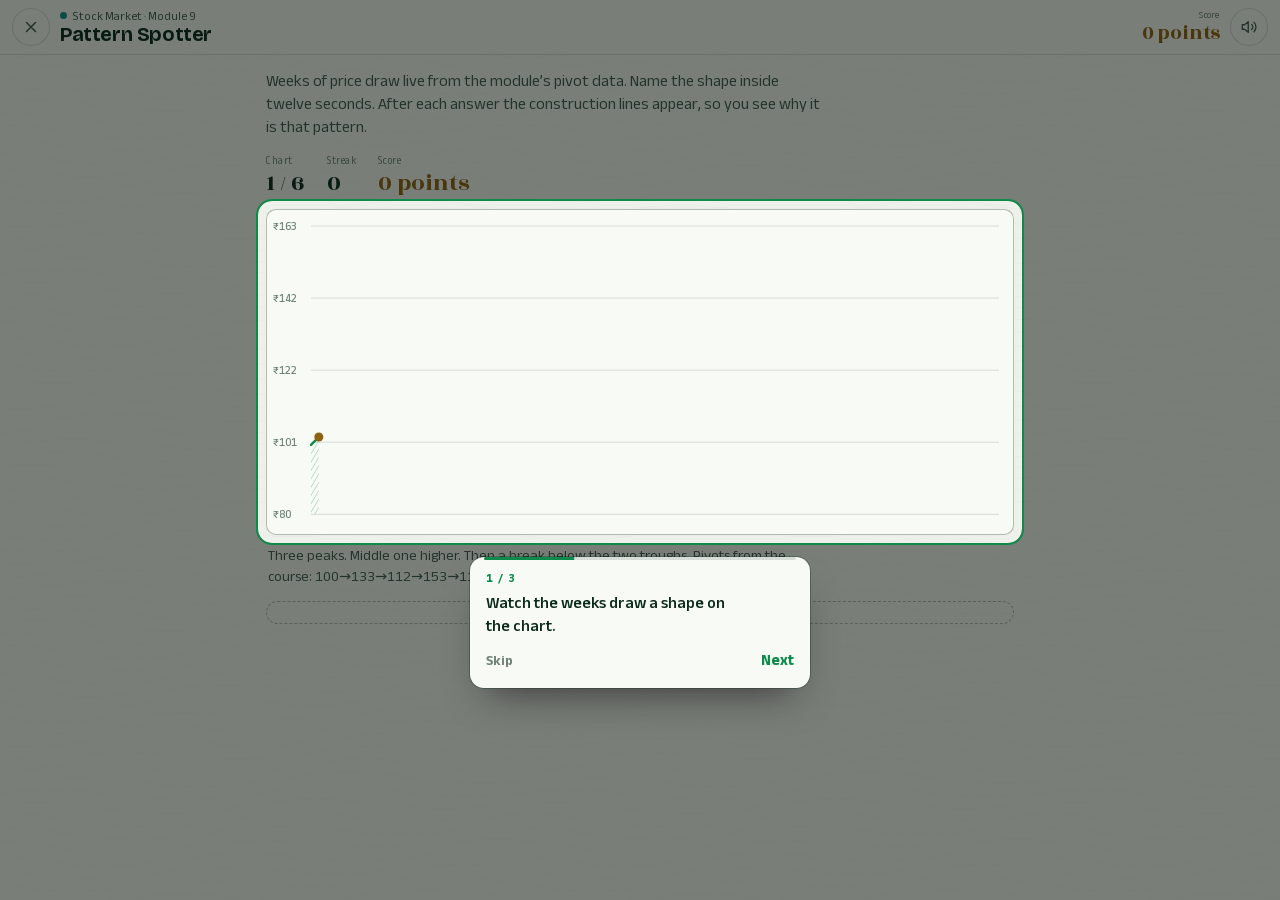
<file: games/pattern-spotter/index.html>
<!doctype html>
<html lang="en" data-theme="light">
<head>
<meta charset="utf-8">
<meta name="viewport" content="width=device-width,initial-scale=1,viewport-fit=cover">
<meta name="color-scheme" content="light dark">
<meta name="stonkzz-game" content="pattern-spotter" data-version="1.1.0">
<title>Pattern Spotter · Stonkzz School</title>
<link rel="stylesheet" href="fonts.css">
<link rel="stylesheet" href="theme.css">
<link rel="stylesheet" href="kit.css">
</head>
<body>
<script src="kit.js"></script>
<script src="content.js"></script>
<script src="game.js"></script>
</body>
</html>
</file>
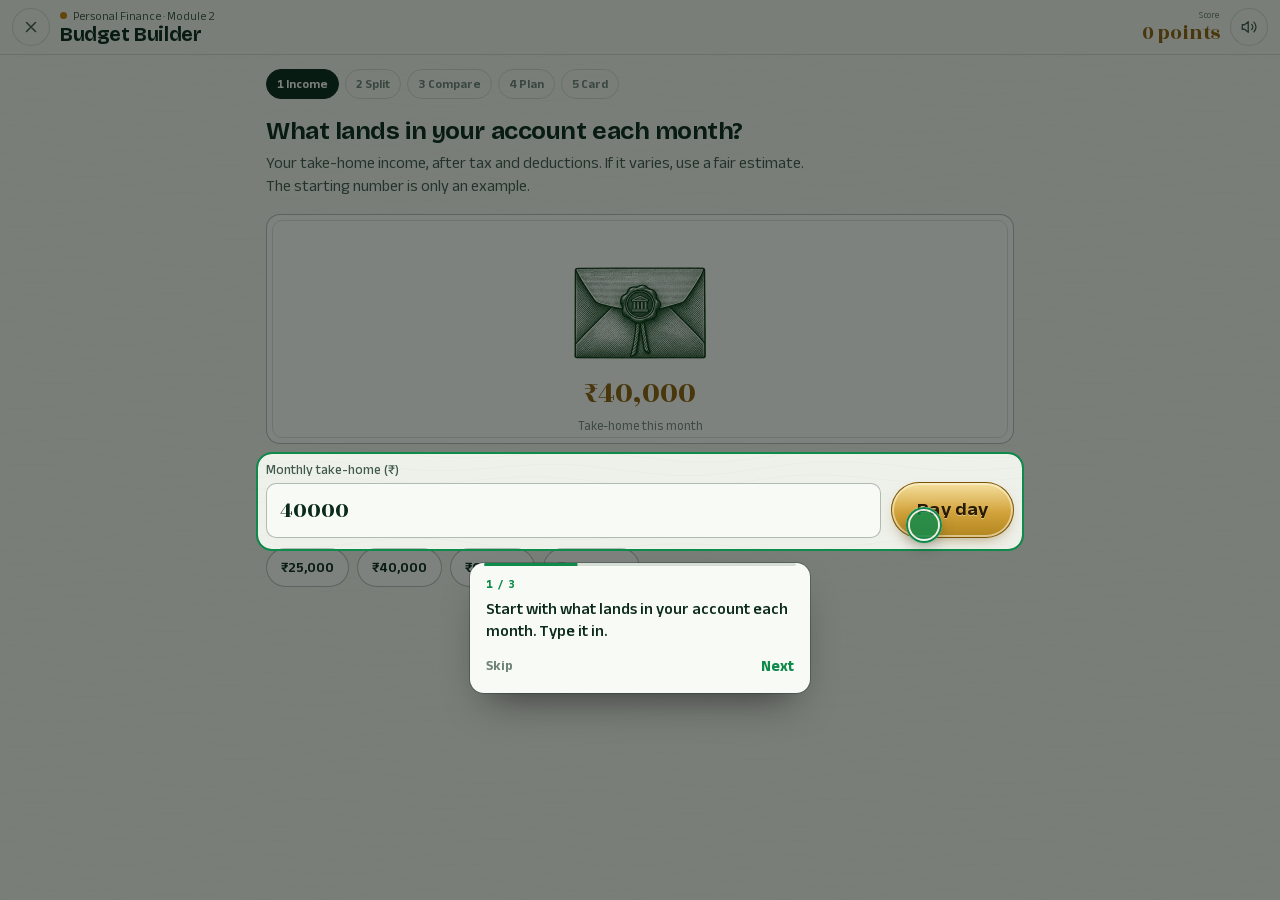
<file: personal-finance/play/budget-builder/index.html>
<!doctype html>
<html lang="en" data-theme="light">
<head>
<meta charset="utf-8">
<meta name="viewport" content="width=device-width,initial-scale=1,viewport-fit=cover">
<meta name="color-scheme" content="light dark">
<meta name="stonkzz-game" content="budget-builder" data-version="1.2.0">
<title>Budget Builder · Stonkzz School</title>
<link rel="stylesheet" href="fonts.css">
<link rel="stylesheet" href="theme.css">
<link rel="stylesheet" href="kit.css">
</head>
<body>
<script src="kit.js"></script>
<script src="content.js"></script>
<script src="game.js"></script>
</body>
</html>
</file>
<file: css/journey.css>
/* Stonkzz School homepage, build 4. Tokens follow Design Language Ed 02.
   Part 1 is a fixed 3D world driven by scroll. Part 2 is an ordinary page that slides up over it. */
@font-face{font-family:"Bricolage Grotesque";font-weight:400 800;font-display:swap;src:url(../fonts/BricolageGrotesque-latin.woff2) format("woff2");unicode-range:U+0000-00FF,U+0131,U+0152-0153,U+02BB-02BC,U+02C6,U+02DA,U+02DC,U+2000-206F,U+20AC,U+2122,U+2191,U+2193,U+2212,U+2215,U+FEFF,U+FFFD}
@font-face{font-family:"Bricolage Grotesque";font-weight:400 800;font-display:swap;src:url(../fonts/BricolageGrotesque-latin-ext.woff2) format("woff2");unicode-range:U+0100-02BA,U+02BD-02C5,U+02C7-02CC,U+02CE-02D7,U+02DD-02FF,U+1E00-1E9F,U+1EF2-1EFF,U+2020,U+20A0-20AB,U+20AD-20C4,U+2113,U+2C60-2C7F,U+A720-A7FF}
@font-face{font-family:"Hanken Grotesk";font-weight:100 900;font-display:swap;src:url(../fonts/hanken-grotesk-latin-wght-normal.woff2) format("woff2")}
@font-face{font-family:"Anek Tamil";font-weight:100 800;font-display:swap;src:url(../fonts/anek-tamil-tamil-wght-normal.woff2) format("woff2")}
@font-face{font-family:"IBM Plex Mono";font-weight:500;font-display:swap;src:url(../fonts/ibm-plex-mono-latin-500-normal.woff2) format("woff2")}
:root{--night:#070708;--night2:#0B0F0C;--paper:#F3F3EF;--paper2:#E9E9E2;--muted:#9C9C95;--muted2:#B7B7AF;--g:#25E065;--g1:#43F27C;--g3:#12A845;--r:#FF4747;--gold1:#F6D57E;--gold:#E2B23E;--gold3:#A8781A;--px:clamp(18px,4vw,48px);--line:rgba(255,255,255,.12)}
*{box-sizing:border-box;margin:0;padding:0}
html{background:var(--night);-webkit-text-size-adjust:100%}
body{font-family:"Hanken Grotesk",system-ui,sans-serif;color:var(--paper);background:var(--night);-webkit-font-smoothing:antialiased;overflow-x:hidden}
img{display:block;max-width:100%}
.mono{font-family:"IBM Plex Mono",ui-monospace,monospace;font-weight:500;font-size:12px;letter-spacing:.2em;text-transform:uppercase}
.sr{position:absolute;width:1px;height:1px;overflow:hidden;clip:rect(0 0 0 0);white-space:nowrap}
body.loading{overflow:hidden}

/* ------------------------------------------------------------ part 1: the world */
#world{position:fixed;inset:0;width:100%;height:100%;display:block;z-index:0;opacity:0;transition:opacity 1.2s ease}
body.ready #world{opacity:1}
#track{position:relative;z-index:1;pointer-events:none}

/* a dark band behind the docked logo and the button, so nothing flies over them */
#topbar{position:fixed;left:0;right:0;top:0;height:112px;z-index:5;pointer-events:none;background:linear-gradient(180deg,#070708 0%,rgba(7,7,8,.97) 50%,rgba(7,7,8,0) 100%);opacity:0;transition:opacity .5s}
body.bar #topbar{opacity:1}

#brand{position:fixed;left:0;top:0;z-index:7;display:block;width:0;height:0;color:var(--paper);text-decoration:none;opacity:0;transition:opacity .9s ease .15s}
body.ready #brand{opacity:1}
#mark,#word{position:absolute;left:0;top:0;transform-origin:0 0;will-change:transform}
#mark{width:199px;height:250px;overflow:visible;filter:drop-shadow(0 6px 18px rgba(37,224,101,.28))}
#word{font-family:"Bricolage Grotesque",sans-serif;font-weight:700;font-size:17px;line-height:1.2;letter-spacing:-.03em;white-space:nowrap}
#brand:focus-visible{outline:none}
#brand:focus-visible #word{text-decoration:underline;text-decoration-color:var(--g);text-underline-offset:4px}

#cue{position:fixed;left:50%;bottom:calc(26px + env(safe-area-inset-bottom));z-index:4;transform:translateX(-50%);display:flex;flex-direction:column;align-items:center;gap:10px;color:var(--muted);opacity:0;transition:opacity .6s;font-size:10px}
body.ready #cue{opacity:var(--cue,1)}
#cue i{display:block;width:1px;height:34px;background:linear-gradient(var(--g),transparent);animation:cue 1.8s ease-in-out infinite;transform-origin:50% 0}
@keyframes cue{0%{transform:scaleY(0)}55%{transform:scaleY(1)}100%{transform:scaleY(1);opacity:0}}
#hint{position:fixed;z-index:3;left:50%;top:60%;transform:translate(-50%,0);white-space:nowrap;opacity:0;transition:opacity .5s;pointer-events:none;color:var(--g);font-size:10px}
#hint.on{opacity:.85}
body.flowing #hint{opacity:0}

#nav{position:fixed;z-index:8;right:var(--px);top:16px;font:600 13px/1 "Hanken Grotesk",sans-serif;color:#03170B;background:linear-gradient(180deg,var(--g1),var(--g3));padding:.72em 1.1em;border-radius:999px;text-decoration:none;box-shadow:0 8px 24px rgba(37,224,101,.28);opacity:0;pointer-events:none;transform:translateY(-8px);transition:opacity .4s,transform .4s}
#nav.on{opacity:1;pointer-events:auto;transform:none}
:is(#nav,.btn,.who button,.acc summary,.sfoot a):focus-visible{outline:2px solid #fff;outline-offset:3px}

/* the hero panel under "That's what we want to change." */
.panel{position:fixed;inset:0;z-index:3;display:grid;place-items:center;padding:64px var(--px) calc(20px + env(safe-area-inset-bottom));opacity:0;visibility:hidden;pointer-events:none;will-change:transform,opacity}
.panel .card{pointer-events:none;width:100%}
.panel.on .card{pointer-events:auto}
.panel.hero{align-items:end;padding-bottom:calc(30px + env(safe-area-inset-bottom))}
.panel.hero::before{content:"";position:absolute;left:0;right:0;bottom:0;height:min(40vh,320px);background:linear-gradient(to top,rgba(4,16,9,.95),rgba(4,16,9,.7) 55%,rgba(4,16,9,0));pointer-events:none}
.panel.hero .card{position:relative;max-width:760px;text-align:center;display:grid;justify-items:center;gap:16px}
.panel.hero .sub{color:#E2E2DA;font-size:clamp(1.05rem,1.7vw,1.3rem);line-height:1.45;max-width:46ch}
.btns{display:flex;flex-wrap:wrap;gap:10px;justify-content:center}

/* buttons */
.btn{display:inline-flex;align-items:center;justify-content:center;gap:.5em;font:600 1rem/1 "Hanken Grotesk",sans-serif;color:#03170B;background:linear-gradient(180deg,var(--g1),var(--g3));border:0;border-radius:999px;padding:.95em 1.45em;min-height:48px;cursor:pointer;text-decoration:none;box-shadow:0 10px 28px rgba(37,224,101,.28);transition:transform .2s,filter .2s}
.btn i{font-style:normal}
.btn:hover{filter:brightness(1.1)}.btn:active{transform:scale(.97)}.btn:disabled{opacity:.55;cursor:default}
.btn.ghost{background:transparent;color:var(--paper);border:1px solid rgba(255,255,255,.36);box-shadow:none}
.btn.ghost:hover{border-color:var(--g);filter:none}

/* ------------------------------------------------------------ part 2: the ordinary page slides up over the world */
#flow{position:relative;z-index:4;background:var(--night)}
#flow::before{content:"";position:absolute;left:0;right:0;top:-34vh;height:34vh;background:linear-gradient(180deg,rgba(7,7,8,0),var(--night));pointer-events:none}
.sec{min-height:100vh;min-height:100svh;display:grid;align-content:center;justify-items:center;gap:clamp(28px,5vh,56px);padding:clamp(96px,14vh,150px) var(--px)}
.rv{opacity:0;transform:translateY(40px);transition:opacity .75s ease var(--d,0s),transform .9s cubic-bezier(.2,.8,.2,1) var(--d,0s)}
.rv.in{opacity:1;transform:none}

/* type: one display face, used a few different ways so the page doesn't repeat itself */
.disp{font:700 clamp(2.4rem,6.4vw,5.6rem)/.98 "Bricolage Grotesque",sans-serif;letter-spacing:-.045em;color:var(--paper2);text-wrap:balance}
.disp em{font-style:normal;display:block}
.disp em.g{color:var(--g)}
.disp em.gd{color:var(--gold1)}
.disp.c{text-align:center}
.disp.xl{font-size:clamp(2.8rem,8.4vw,7.4rem)}
.h2{font:700 clamp(1.7rem,3.4vw,2.8rem)/1.05 "Bricolage Grotesque",sans-serif;letter-spacing:-.035em;color:var(--paper2);text-align:center}
.h2 b{color:var(--g);font-weight:700}
.lede{color:var(--muted2);font-size:clamp(1.02rem,1.5vw,1.2rem);line-height:1.55;max-width:56ch;text-align:center}
.lede.left{text-align:left}
.aside{color:var(--muted2);text-align:center}

/* 2.1 the belief */
.belief .bgrid{width:100%;max-width:1180px;display:grid;grid-template-columns:1.25fr .75fr;gap:clamp(24px,5vw,80px);align-items:end}
.belief .disp em{display:inline;color:#FF6B6B}
.bpara{color:var(--muted2);font-size:clamp(1.05rem,1.45vw,1.22rem);line-height:1.6;border-left:2px solid rgba(255,71,71,.55);padding-left:20px}
.bpara b{display:block;margin-top:14px;color:var(--paper);font:700 clamp(1.15rem,1.7vw,1.4rem)/1.3 "Bricolage Grotesque",sans-serif;letter-spacing:-.02em}

/* 2.2 three questions: the section holds still on a wide screen while the boxes arrive */
.qs{position:relative;height:260vh}
.qpin{position:sticky;top:0;min-height:100vh;min-height:100svh;display:grid;align-content:center;justify-items:center;gap:clamp(22px,4vh,40px);padding:96px var(--px) 40px}
.qbox{border:1px solid rgba(255,255,255,.14);border-radius:22px;background:linear-gradient(180deg,#121a15,#0a0e0c);padding:clamp(16px,1.8vw,24px);display:flex;flex-direction:column;gap:8px;box-shadow:0 30px 70px rgba(0,0,0,.55)}
.qbox .qn{font:800 clamp(1.5rem,2.3vw,2.1rem)/1 "Bricolage Grotesque",sans-serif;letter-spacing:-.02em;text-transform:uppercase;color:var(--g);margin-top:6px}
.qbox h3{font:700 clamp(1.15rem,1.6vw,1.4rem)/1.2 "Bricolage Grotesque",sans-serif;letter-spacing:-.025em;color:var(--paper)}
.qbox p:last-child{color:var(--muted2);font-size:.98rem;line-height:1.5}
.qend{color:var(--paper2);font:600 clamp(1.05rem,1.5vw,1.25rem) "Hanken Grotesk",sans-serif;text-align:center}
.qs .h2.rv,.qs .qend.rv{transition-delay:0s}

/* the little scenes, built from brand-pack pieces */
.scene{position:relative;aspect-ratio:16/10;border-radius:14px;background:radial-gradient(ellipse at 50% 55%,rgba(37,224,101,.12),rgba(0,0,0,0) 70%);overflow:hidden}
.scene figure{position:absolute;left:var(--x);top:var(--y);width:20%;display:grid;justify-items:center;gap:4px}
.scene figure img{width:100%;height:auto;max-height:68px;object-fit:contain;filter:drop-shadow(0 0 14px rgba(37,224,101,.2))}
.scene figcaption{font:500 11px/1 "IBM Plex Mono",monospace;letter-spacing:.12em;text-transform:uppercase;color:var(--muted2);white-space:nowrap}
.s-env{position:absolute;left:2%;top:22%;width:42%;filter:drop-shadow(0 0 22px rgba(37,224,101,.25))}
.flowlines{position:absolute;inset:0;width:100%;height:100%}
.flowlines path{fill:none;stroke:#43F27C;stroke-width:.5;stroke-dasharray:1.6 1.6;opacity:.7;vector-effect:non-scaling-stroke;stroke-width:1.4px;animation:flowd 1.6s linear infinite}
@keyframes flowd{to{stroke-dashoffset:-6.4}}
.s-umb{position:absolute;left:26%;top:2%;height:96%;width:auto;filter:drop-shadow(0 0 22px rgba(37,224,101,.25))}
.pro figure{width:17%}
.inv .beam{position:absolute;inset:0}
.inv .post{position:absolute;left:calc(50% - 2px);top:30%;width:4px;height:62%;background:linear-gradient(#43F27C,#12A845);border-radius:2px}
.inv .post::after{content:"";position:absolute;left:-26px;bottom:-2px;width:56px;height:4px;border-radius:2px;background:#25E065}
.inv .arm{position:absolute;left:16%;right:16%;top:30%;height:3px;background:#43F27C;border-radius:2px;transform:rotate(-9deg);transform-origin:50% 50%;animation:weigh 5s ease-in-out infinite}
@keyframes weigh{0%,100%{transform:rotate(-9deg)}50%{transform:rotate(-6deg)}}
.inv .pan{position:absolute;top:3px;width:42%;transform:translate(-50%,0) rotate(9deg);animation:hang 5s ease-in-out infinite}
@keyframes hang{0%,100%{transform:translate(-50%,0) rotate(9deg)}50%{transform:translate(-50%,0) rotate(6deg)}}
.inv .pan.l{left:0}.inv .pan.r{left:100%}
.inv .pan::before{content:"";display:block;width:70%;height:12px;margin:0 auto -2px;border:1.5px solid rgba(67,242,124,.7);border-bottom:0;border-radius:50% 50% 0 0/100% 100% 0 0}
.inv .pan img{max-height:none;margin:0 auto}
.inv .pan.l img{width:36%}
.inv .pan.r img{width:66%}
.inv figcaption{margin-top:4px;white-space:normal;text-align:center;line-height:1.3}

/* 2.3 try a lesson */
.try .tryhead{width:100%;max-width:1180px;display:grid;grid-template-columns:1fr auto;gap:12px 40px;align-items:end}
.try .tryhead .lede{text-align:left;max-width:36ch}
.games{display:grid;grid-template-columns:1fr 1fr;gap:clamp(14px,2vw,24px);width:100%;max-width:1180px;align-items:stretch}
.glass{background:rgba(10,15,12,.9);border:1px solid var(--line);border-radius:20px;box-shadow:0 30px 80px rgba(0,0,0,.45)}
.card.glass{padding:clamp(18px,2.4vw,28px);display:flex;flex-direction:column}
.lab{color:var(--g);margin-bottom:10px}
.ct{font:700 clamp(1.5rem,2.4vw,2rem)/1.08 "Bricolage Grotesque",sans-serif;letter-spacing:-.035em;margin-bottom:6px}
.card .sub{color:var(--muted2);font-size:1rem;line-height:1.5}
.race .row{display:flex;justify-content:space-between;align-items:baseline;margin-top:16px;color:var(--muted)}
.race output{font:700 1.3rem "Bricolage Grotesque",sans-serif;color:var(--paper);letter-spacing:-.02em}
.race input[type=range]{width:100%;margin:8px 0 2px;accent-color:#25E065;height:28px}
.who{display:grid;grid-template-columns:1fr 1fr;gap:8px;margin:10px 0 12px}
.who button{font:inherit;color:var(--paper);background:rgba(255,255,255,.045);border:1px solid rgba(255,255,255,.16);border-radius:12px;padding:10px 12px;text-align:left;cursor:pointer;display:flex;flex-direction:column;gap:2px;min-height:50px;transition:border-color .2s,background .2s}
.who button b{font:700 1.05rem "Bricolage Grotesque",sans-serif;letter-spacing:-.02em}
.who button span{font-size:.82rem;color:var(--muted)}
.who button[aria-pressed=true]{border-color:var(--g);background:rgba(37,224,101,.12)}
.race .btn{width:100%}
.lanes{margin-top:14px;display:grid;gap:8px}
.lane{display:grid;grid-template-columns:64px 1fr auto;grid-template-areas:"nm bar val" "nm bar put";column-gap:10px;align-items:center}
.lane .nm{grid-area:nm;font:700 1rem "Bricolage Grotesque",sans-serif}
.lane .bar{grid-area:bar;height:12px;border-radius:99px;background:rgba(255,255,255,.07);overflow:hidden}
.lane .bar i{display:block;height:100%;border-radius:99px;background:linear-gradient(90deg,var(--g3),var(--g1));transform:scaleX(0);transform-origin:0 50%}
.lane b{grid-area:val;font:700 1rem "Bricolage Grotesque",sans-serif;text-align:right;font-variant-numeric:tabular-nums;min-width:8.2em}
.lane small{grid-area:put;font-size:.78rem;color:var(--muted);text-align:right;font-variant-numeric:tabular-nums}
.age{color:var(--muted);text-align:right}.age b{color:var(--paper)}
.res{display:none;margin-top:12px;padding:12px 14px;border-radius:12px;background:rgba(37,224,101,.09);border:1px solid rgba(37,224,101,.32)}
.res.on{display:block}
.res p{font-size:.92rem;line-height:1.45;color:#C9C9C1}
.res b{display:block;color:var(--paper);font:700 1.05rem/1.25 "Bricolage Grotesque",sans-serif;letter-spacing:-.01em;margin-bottom:3px}
.fine{font-size:.8rem;color:#8c8c86;margin-top:auto;padding-top:12px}
.pgame .gbox{position:relative;flex:1;min-height:440px;margin-top:16px;border-radius:14px;border:1px solid var(--line);background:radial-gradient(ellipse at 50% 40%,rgba(37,224,101,.1),rgba(0,0,0,.25) 75%);display:grid;place-items:center;overflow:hidden}
.pgame .gbox.live{display:block;background:#0A0F0C}
.pgame .gbox iframe{display:block;width:100%;height:100%;min-height:560px;border:0}
.gprev{position:absolute;left:8%;right:8%;top:12%;width:84%;height:auto}
.gprev .grid path{stroke:rgba(255,255,255,.08);stroke-width:1}
.gline{fill:none;stroke:var(--g1);stroke-width:3;stroke-linejoin:round;stroke-dasharray:900;stroke-dashoffset:900;animation:draw 4.5s ease-in-out infinite}
.gneck{fill:none;stroke:var(--muted);stroke-width:1.5;stroke-dasharray:6 6;opacity:0;animation:neck 4.5s ease-in-out infinite}
@keyframes draw{0%{stroke-dashoffset:900}60%,100%{stroke-dashoffset:0}}
@keyframes neck{0%,55%{opacity:0}70%,100%{opacity:.8}}
#gamePlay{position:absolute;left:50%;bottom:30px;transform:translateX(-50%);white-space:nowrap}

/* 2.4 how you learn: a loading line */
.ta{font:600 clamp(1.15rem,2vw,1.5rem)/1.3 "Anek Tamil",sans-serif;color:var(--g);text-align:center}
.load{width:100%;max-width:1180px;position:relative;margin-top:10px}
.load .track{position:absolute;left:0;right:0;top:9px;height:3px;border-radius:3px;background:rgba(255,255,255,.1);overflow:hidden}
.load .fill{position:absolute;inset:0;background:linear-gradient(90deg,var(--g3),var(--g1) 85%,var(--gold1));transform:scaleX(0);transform-origin:0 50%}
.stops{list-style:none;display:grid;grid-template-columns:.7fr 1fr 1fr 1fr 1fr;gap:clamp(12px,2vw,28px);position:relative}
.stop{display:flex;flex-direction:column;gap:8px;opacity:.38;transition:opacity .5s}
.stop.on{opacity:1}
.stop .dot{width:21px;height:21px;border-radius:50%;border:2px solid rgba(255,255,255,.35);background:var(--night);transition:all .4s;margin-bottom:6px}
.stop.on .dot{border-color:var(--g);background:var(--g);box-shadow:0 0 0 5px rgba(37,224,101,.18)}
.stop.gold.on .dot{border-color:var(--gold1);background:radial-gradient(circle at 35% 30%,var(--gold1),var(--gold) 60%,var(--gold3));box-shadow:0 0 0 5px rgba(226,178,62,.22),0 0 24px rgba(226,178,62,.45)}
.stop .mono{color:var(--g)}
.stop.gold .mono{color:var(--gold1)}
.stop b{font:700 clamp(1.4rem,2.2vw,1.9rem)/1 "Bricolage Grotesque",sans-serif;letter-spacing:-.035em}
.stop.gold b{color:var(--gold1)}
.stop p{color:var(--muted2);font-size:.98rem;line-height:1.5}
.appline{color:var(--muted)}

/* 2.5 trailer, then the teacher */
.teacher{align-content:center}
.vid{width:100%;max-width:1180px;border-radius:22px;overflow:hidden;border:1px solid var(--line);box-shadow:0 40px 100px rgba(0,0,0,.55);background:#000;aspect-ratio:16/9}
.vid video{display:block;width:100%;height:100%;object-fit:cover}
.who3{width:100%;max-width:1180px;display:grid;grid-template-columns:1fr 1.15fr;gap:clamp(20px,4vw,64px);align-items:start}
.who3 .mono{color:var(--g)}
.name{font:800 clamp(2.6rem,5.6vw,4.8rem)/.95 "Bricolage Grotesque",sans-serif;letter-spacing:-.05em;margin-top:12px}
.role{font-weight:600;color:var(--paper2);font-size:clamp(1rem,1.4vw,1.15rem);margin-top:12px}
.who3 .btn{margin-top:20px}

/* 2.6 the courses: gold, because this is the offer */
.course h3{font:700 clamp(1.6rem,2.8vw,2.2rem)/1.04 "Bricolage Grotesque",sans-serif;letter-spacing:-.04em}
.course p{color:var(--muted2);font-size:1rem;line-height:1.5}
.course .fy b{color:var(--paper)}
.course .meta{color:var(--muted);letter-spacing:.08em;font-size:11px;line-height:1.6}
.price{font:700 1.7rem "Bricolage Grotesque",sans-serif;color:var(--paper)!important;letter-spacing:-.02em;margin-top:4px}
.price small{font-size:1rem;color:var(--muted);font-weight:500}
.cbtns{display:flex;flex-wrap:wrap;gap:8px;margin-top:4px}
.opens{font-size:.88rem;color:var(--gold1)}
.opens a{color:var(--gold1)}
.lvl{display:inline-block;font:500 11px/1 "IBM Plex Mono",monospace;letter-spacing:.18em;text-transform:uppercase;color:var(--g);border:1px solid rgba(37,224,101,.55);border-radius:99px;padding:6px 10px}
.lvl.gold{color:var(--gold1);border-color:rgba(226,178,62,.65);background:rgba(226,178,62,.08)}
.art3{position:relative;align-self:stretch;min-height:200px;display:grid;place-items:center;perspective:700px}
.art3 img{position:absolute;left:0;right:0;top:4%;margin:0 auto;width:auto;height:92%;max-width:82%;object-fit:contain;transform:translate3d(var(--x,0),var(--y,0),0) rotateY(var(--r,0)) rotateX(var(--rx,0));transition:transform .25s ease-out;filter:drop-shadow(0 18px 30px rgba(0,0,0,.6)) drop-shadow(0 0 30px rgba(37,224,101,.22))}
.art3.wide img{height:auto;width:auto;max-height:92%;max-width:96%;top:50%;translate:0 -50%}
.art3 .halo{position:absolute;inset:6% 14%;border-radius:50%;background:radial-gradient(ellipse,rgba(37,224,101,.22),rgba(37,224,101,0) 68%);transform:translate3d(calc(var(--x,0) * -.4),calc(var(--y,0) * -.4),0)}
.soonrow{display:flex;flex-wrap:wrap;justify-content:center;gap:8px 18px;align-items:center;border:1px dashed rgba(255,255,255,.2);border-radius:999px;padding:12px 22px;color:var(--paper2)}
.soonrow .mono{color:var(--muted);font-size:11px}
.soonrow span+span:not(.mono)::before{content:"·";margin-right:18px;color:var(--muted)}

/* 2.7 same salary: holds still while the candles turn */
.same{position:relative;height:420vh}
.same .pin{position:sticky;top:0;height:100vh;height:100svh;overflow:hidden;background:rgb(23,6,5);display:grid;grid-template-rows:auto 1fr auto;justify-items:center;padding:100px var(--px) 44px}
#ssCanvas{position:absolute;inset:0;width:100%;height:100%;display:block}
.ss-h{position:relative;text-align:center;font:700 clamp(2rem,5vw,4.2rem)/1 "Bricolage Grotesque",sans-serif;letter-spacing:-.045em}
.ss-h span{display:block;color:var(--paper2)}
.ss-h span i{font-style:normal;display:inline-block}
.ss-h b{display:block;color:var(--g1);opacity:0;margin-top:.12em}
.ss-grid{position:relative;list-style:none;width:100%;max-width:1120px;display:grid;grid-template-columns:repeat(4,1fr);gap:clamp(12px,2.4vw,36px);align-self:end;margin-bottom:4vh}
.ss-i{display:grid;grid-template-rows:auto auto;justify-items:center;text-align:center}
.ss-c{display:block;width:100%;height:clamp(150px,30vh,260px)}
.ss-i p{grid-row:2;grid-column:1;font:700 clamp(1.05rem,1.6vw,1.35rem)/1.25 "Bricolage Grotesque",sans-serif;letter-spacing:-.025em;margin-top:18px;max-width:15ch}
.ss-a{color:#F2C3C3;opacity:var(--a,0)}
.ss-b{color:var(--g1);opacity:var(--b,0)}
.ss-end{position:relative;color:var(--paper);font:600 clamp(1.05rem,1.6vw,1.3rem) "Hanken Grotesk",sans-serif;opacity:0;text-align:center}
.same.flat .ss-a{opacity:0}.same.flat .ss-b,.same.flat .ss-h b,.same.flat .ss-end{opacity:1}

/* 2.8 the last push */
.last .opens{text-align:center}
.last{gap:clamp(22px,4vh,40px)}

/* 2.9 questions */
.fgrid{width:100%;max-width:1180px;display:grid;grid-template-columns:.8fr 1.2fr;gap:clamp(24px,5vw,80px);align-items:start}
.faq .disp{font-size:clamp(2.3rem,4.6vw,4rem);position:sticky;top:120px}
.acc details{border-top:1px solid var(--line);padding:18px 2px}
.acc details:last-child{border-bottom:1px solid var(--line)}
.acc summary{cursor:pointer;list-style:none;font:700 clamp(1.05rem,1.5vw,1.22rem)/1.3 "Bricolage Grotesque",sans-serif;letter-spacing:-.02em;color:var(--paper);display:flex;justify-content:space-between;gap:16px}
.acc summary::-webkit-details-marker{display:none}
.acc summary::after{content:"+";color:var(--g);font-weight:400;font-size:1.4rem;line-height:1;transition:transform .25s}
.acc details[open] summary::after{transform:rotate(45deg)}
.acc p{color:var(--muted2);margin-top:8px;max-width:62ch;line-height:1.55}
.acc a{color:var(--g)}

/* footer */
.sfoot{position:relative;background:#050706;border-top:1px solid var(--line);padding:clamp(44px,6vw,72px) var(--px) calc(24px + env(safe-area-inset-bottom))}
.fwrap{max-width:1180px;margin:0 auto;display:grid;grid-template-columns:1.5fr repeat(4,1fr);gap:28px}
.fbrand p{color:var(--muted2);font-size:.95rem;margin-top:8px}
.flogo{display:flex;align-items:center;gap:10px;font:700 1.15rem "Bricolage Grotesque",sans-serif;color:var(--paper)!important;margin:0!important;letter-spacing:-.02em}
.ftag{color:var(--paper)!important;font-weight:600}
.sfoot nav .mono{color:var(--muted);margin-bottom:12px;font-size:11px}
.sfoot ul{list-style:none;display:grid;gap:9px}
.sfoot a,.sfoot li span{color:#D4D4CC;text-decoration:none;font-size:.95rem}
.sfoot li span{color:var(--muted)}
.sfoot a:hover{color:var(--g)}
.fbar{max-width:1180px;margin:34px auto 0;padding-top:18px;border-top:1px solid var(--line);display:flex;flex-wrap:wrap;justify-content:space-between;gap:10px;color:var(--muted);font-size:.86rem}
.fbar .mono{font-size:11px}

#toast{position:fixed;left:50%;bottom:calc(22px + env(safe-area-inset-bottom));z-index:9;transform:translate(-50%,16px);opacity:0;pointer-events:none;transition:all .35s;padding:.8em 1.2em;border-radius:12px;background:rgba(12,16,13,.96);border:1px solid rgba(255,255,255,.16);font-size:.95rem;width:max-content;max-width:calc(100vw - 32px);text-align:center}
#toast.on{opacity:1;transform:translate(-50%,0)}

body.no3d .sr{position:static;width:auto;height:auto;clip:auto;white-space:normal;display:grid;place-content:center;gap:14px;min-height:100vh;padding:var(--px);text-align:center;font-family:"Bricolage Grotesque",sans-serif;font-weight:700;font-size:clamp(1.4rem,5vw,2.6rem);letter-spacing:-.03em}
body.no3d #track,body.no3d #cue{display:none}
.nojs{padding:40vh var(--px);text-align:center}

/* ------------------------------------------------------------ smaller screens */
@media (max-width:900px){
  .belief .bgrid,.fgrid,.mentor{grid-template-columns:1fr}
  .stops{grid-template-columns:1fr;gap:26px;padding-left:38px}
  .load .track{left:9px;right:auto;top:0;bottom:0;width:3px;height:auto}
  .load .fill{transform-origin:50% 0}
  .stop .dot{position:absolute;left:-38px;top:2px;margin:0}
  .stop{position:relative}
  .faq .disp{position:static}
  .fwrap{grid-template-columns:1fr 1fr}
  .fbrand{grid-column:1/-1}
  .ss-grid{grid-template-columns:1fr 1fr;row-gap:14px;margin-bottom:0}
  .ss-c{height:clamp(80px,13vh,130px)}
  .ss-end{margin-top:14px}
  .ss-i p{font-size:1.02rem;margin-top:8px}
  .same .pin{padding-top:88px;padding-bottom:24px}
}
@media (max-width:520px){
  .panel.hero .btns .btn{flex:1 1 100%}
  .cbtns .btn{flex:1 1 auto}
  .last .btns .btn{flex:1 1 100%}
  .pgame .gbox{min-height:400px}
  .pgame .gbox iframe{min-height:600px}
  #nav{font-size:12px;padding:.66em .95em;top:15px}
  .scene figcaption{font-size:10px;letter-spacing:.08em}
}
@media (prefers-reduced-motion:reduce){#cue i,.flowlines path,.gline,.gneck,.inv .arm,.inv .pan{animation:none}.gline{stroke-dashoffset:0}.rv{transition:opacity .4s;transform:none}}

/* ============================================================ build 5 */
/* 2.2 the three questions turn on a ring as you scroll */
.qs{height:340vh}
.qpin{overflow:hidden}
.qring{position:relative;width:min(460px,86vw);height:var(--qh,520px);perspective:1500px;margin:6px 0}
.qspin{position:absolute;inset:0;transform-style:preserve-3d}
.qring .qbox{position:absolute;left:0;top:0;width:100%;backface-visibility:hidden;-webkit-backface-visibility:hidden;will-change:transform,opacity}
.qdots{display:flex;gap:8px}
.qdots i{width:28px;height:3px;border-radius:2px;background:rgba(255,255,255,.18);transition:background .3s}
.qdots i.on{background:var(--g)}
.qend{opacity:0;transition:opacity .4s}
.qend.on{opacity:1}
.qs .h2{font-size:clamp(1.8rem,3.6vw,3rem)}

/* 2.3 try: one line, then one window that fits the screen */
.h1{font:700 clamp(2.1rem,4.6vw,4rem)/1 "Bricolage Grotesque",sans-serif;letter-spacing:-.045em;color:var(--paper2)}
.h1 em{font-style:normal;color:var(--g)}
.try{align-content:start;gap:18px;padding-top:clamp(84px,11vh,120px);padding-bottom:40px}
.try .tryhead{width:100%;max-width:1180px;display:grid;gap:8px}
.try .tryhead .lede{max-width:none}
.win{width:100%;max-width:1180px;height:clamp(480px,calc(100svh - 250px),720px);display:flex;flex-direction:column;border-radius:22px;border:1px solid rgba(255,255,255,.14);background:#0a0f0c;box-shadow:0 40px 100px rgba(0,0,0,.55);overflow:hidden}
.win.gold{border-color:rgba(226,178,62,.55);box-shadow:0 0 0 1px rgba(246,213,126,.08) inset,0 40px 100px rgba(0,0,0,.55),0 0 70px rgba(226,178,62,.07)}
.tabs{display:flex;gap:4px;padding:8px;border-bottom:1px solid var(--line);background:rgba(255,255,255,.02);flex:none}
.tabs button{flex:1;display:flex;flex-direction:column;align-items:flex-start;gap:4px;font:700 clamp(.98rem,1.4vw,1.15rem)/1.15 "Bricolage Grotesque",sans-serif;letter-spacing:-.02em;color:var(--muted2);background:transparent;border:1px solid transparent;border-radius:14px;padding:10px 14px;cursor:pointer;text-align:left;transition:background .2s,color .2s,border-color .2s}
.tabs button .mono{font-size:10px;color:var(--muted)}
.tabs button[aria-selected=true]{color:var(--paper);background:rgba(37,224,101,.1);border-color:rgba(37,224,101,.35)}
.tabs button[aria-selected=true] .mono{color:var(--g)}
.win.gold .tabs button[aria-selected=true]{background:rgba(226,178,62,.1);border-color:rgba(226,178,62,.45)}
.win.gold .tabs button[aria-selected=true] .mono{color:var(--gold1)}
.tabs button:focus-visible{outline:2px solid #fff;outline-offset:2px}
.panel2{flex:1;min-height:0;position:relative}
.panel2[hidden]{display:none!important}
.panel2.race{display:grid;grid-template-columns:1fr 1fr;gap:clamp(18px,3vw,44px);padding:clamp(18px,2.6vw,32px);overflow:auto;align-content:start}
.panel2.race .rcol{display:flex;flex-direction:column}
.panel2.race .lanes{margin-top:clamp(0px,4vh,40px);gap:14px}
.panel2.race .lane .bar{height:16px}
.panel2.pgame .gbox{position:absolute;inset:0;margin:0;border:0;border-radius:0;min-height:0}
.gcover{position:absolute;inset:0;display:flex;flex-direction:column;align-items:center;justify-content:center;gap:12px;padding:24px;text-align:center}
.gcover .sub{max-width:52ch}
.gcover .gprev{position:static;width:min(520px,90%);height:auto;margin:6px 0}
.gcover #gamePlay{position:static;transform:none}
.pgame .gbox.live iframe{position:absolute;inset:0;width:100%;height:100%;min-height:0;border:0}

/* 2.4 the line ends at a gold coin that shines */
.load .track{left:var(--tl,0);width:var(--tw,100%);right:auto}
.stop .dot.coin{width:40px;height:40px;margin:-10px 0 0 -10px;display:grid;place-items:center;font:700 18px/1 "Bricolage Grotesque",sans-serif;color:#3a2604;position:relative;overflow:hidden;border:2px solid rgba(226,178,62,.45);background:#120f08}
.stop.gold .dot.coin{color:rgba(246,213,126,.5)}
.stop.gold.on .dot.coin{color:#3a2604;background:radial-gradient(circle at 35% 30%,#FFF1C4,var(--gold1) 30%,var(--gold) 62%,var(--gold3));border-color:var(--gold1);box-shadow:0 0 0 6px rgba(226,178,62,.18),0 0 34px rgba(246,213,126,.65);animation:coinpulse 2.4s ease-in-out infinite}
.stop.gold.on .dot.coin::after{content:"";position:absolute;inset:-40%;background:linear-gradient(115deg,transparent 40%,rgba(255,255,255,.85) 50%,transparent 60%);animation:sheen 2.4s ease-in-out infinite}
@keyframes sheen{0%{transform:translateX(-70%)}55%,100%{transform:translateX(70%)}}
@keyframes coinpulse{0%,100%{box-shadow:0 0 0 6px rgba(226,178,62,.18),0 0 26px rgba(246,213,126,.5)}50%{box-shadow:0 0 0 9px rgba(226,178,62,.12),0 0 46px rgba(246,213,126,.8)}}

/* 2.5 mentor: words left, portrait right */
.mentor{width:100%;max-width:1180px;display:grid;grid-template-columns:1.2fr .8fr;gap:clamp(24px,5vw,80px);align-items:center}
.mtext{display:flex;flex-direction:column;align-items:flex-start;gap:14px}
.mtext .mono{color:var(--g)}
.mh{font:700 clamp(2.2rem,4.6vw,4.2rem)/1 "Bricolage Grotesque",sans-serif;letter-spacing:-.045em;color:var(--paper2)}
.mh b{display:block;color:var(--paper);font-weight:800}
.mtext .role{margin-top:0}
.mpic{justify-self:center;width:min(380px,80vw);filter:drop-shadow(0 30px 60px rgba(0,0,0,.6)) drop-shadow(0 0 40px rgba(37,224,101,.18))}
.mpic img{width:100%;height:auto}

/* 2.6 the courses: one window, two tabs */
.courses{gap:22px}
.panel2.course{display:grid;grid-template-columns:.9fr 1.1fr;gap:clamp(16px,3vw,44px);padding:clamp(16px,2.4vw,32px);align-items:center;overflow:auto;background:linear-gradient(180deg,rgba(28,24,12,.35),rgba(10,12,10,0) 60%)}
.panel2.course .art3{height:100%;min-height:220px}
.cinfo{display:flex;flex-direction:column;align-items:flex-start;gap:10px}
.cinfo h3{font:700 clamp(1.7rem,3vw,2.5rem)/1.04 "Bricolage Grotesque",sans-serif;letter-spacing:-.04em}
.cinfo p{color:var(--muted2);font-size:1.02rem;line-height:1.5}
.cinfo .fy b{color:var(--paper)}
.cinfo .meta{color:var(--muted);letter-spacing:.08em;font-size:11px;line-height:1.6}
#cwin{height:clamp(470px,calc(100svh - 300px),640px)}

/* FAQ */
.fhead{display:flex;flex-direction:column;gap:16px;position:sticky;top:120px}
.faq .disp{position:static}

@media (max-width:900px){
  .win{height:auto}
  .panel2.race{grid-template-columns:1fr;overflow:visible}
  .panel2.pgame{height:clamp(560px,calc(100svh - 170px),720px)}
  .tabs button{padding:9px 10px;font-size:.95rem}
  .panel2.course{grid-template-columns:1fr;overflow:visible}
  .panel2.course .art3{height:200px;min-height:0}
  #cwin{height:auto}
  .fhead{position:static}
  .mpic{order:-1;width:min(260px,64vw)}
  .stops{padding-left:46px}
  .stop .dot{left:-46px}
  .stop .dot.coin{margin:-10px 0 0 -10px}
  .load .track{left:9px!important;width:3px!important;top:var(--tt,0);height:var(--th,100%);bottom:auto}
}
@media (prefers-reduced-motion:reduce){.stop.gold.on .dot.coin,.stop.gold.on .dot.coin::after{animation:none}}

.try .tryhead{grid-template-columns:1fr}
.qring{width:min(540px,86vw)}
.courses{padding-top:clamp(80px,10vh,110px);padding-bottom:50px;align-content:start}
.courses .disp{font-size:clamp(1.9rem,3.8vw,3.3rem)}
@media (min-width:901px){.h1{white-space:nowrap}}
@media (max-width:900px){.mentor{grid-template-columns:1fr}.mh{font-size:clamp(2rem,9vw,3rem)}}
@media (max-width:900px){.panel2{flex:none}}

/* ============================================================ build 6: type to the brand book, Ed 02 pp. 6-7 */
@font-face{font-family:"Caveat";font-weight:600;font-display:swap;src:url(../fonts/caveat-latin-600-normal.woff2) format("woff2")}
/* headlines: Bricolage 700, tracking -3% to -3.5%, leading 1.03, H1 78 / H2 59-67 / H3 21-42; silver, never flat white; a statement, then the green payoff */
.disp,.h1,.h2,.mh,.ss-h,.name{font-weight:700;letter-spacing:-.035em;line-height:1.03}
.disp{font-size:clamp(2.3rem,5.4vw,4.875rem)}
.disp.xl{font-size:clamp(2.6rem,5.8vw,4.875rem)}
.courses .disp{font-size:clamp(2rem,4.2vw,4.1rem)}
.faq .disp{font-size:clamp(2.2rem,4.4vw,4.1rem)}
.h1{font-size:clamp(2.1rem,4.6vw,4.1rem)}
.h2{font-size:clamp(1.9rem,3.6vw,3.6rem)}
.disp,.h1,.h2,.mh .mhl,.ss-h span{background:linear-gradient(180deg,#fff,#B4B4AC);-webkit-background-clip:text;background-clip:text;color:transparent}
.disp em,.h1 em,.h2 b,.ss-h b{-webkit-text-fill-color:currentColor}
.disp em.g,.h1 em,.h2 b,.ss-h b{color:#3BEE72;text-shadow:0 0 26px rgba(37,224,101,.45)}
.disp em.gd{color:#3BEE72}
.belief .disp em{display:block;color:#FF4747;text-shadow:0 0 28px rgba(255,71,71,.5)}
.qbox .qn{font-weight:700}
.bpara{border-left-color:rgba(255,71,71,.7)}
/* every section opens with a label */
.eyebrow{display:flex;align-items:center;gap:12px;font:500 12px/1 "IBM Plex Mono",monospace;letter-spacing:.22em;text-transform:uppercase;color:var(--muted2);margin-bottom:-6px}
.eyebrow::before{content:"";width:28px;height:1px;background:var(--g)}
.c+.eyebrow,.sec>.eyebrow{justify-self:center}
.belief .eyebrow{margin-bottom:18px}
.ss-l{position:relative;justify-self:center;margin:0 0 14px}
.same .pin{grid-template-rows:auto auto 1fr auto}

/* the three questions: wide cards, picture left, words right, so the card fits a laptop screen */
@media (min-width:901px){
  .qring{width:min(880px,82vw)}
  .qbox{display:grid;grid-template-columns:1.05fr 1fr;grid-template-rows:auto auto auto 1fr;column-gap:26px;align-items:start}
  .qbox .scene{grid-row:1/5;align-self:center;aspect-ratio:16/11}
  .qbox .qn{margin-top:4px}
  .qbox h3{font-size:clamp(1.3rem,1.8vw,1.6rem)}
  .qbox p:last-child{font-size:1.02rem}
}
.scene figure{width:22%}
.scene figure img{max-height:76px}
.inv .pan.l img{width:42%}
.inv .pan.r img{width:72%}

/* the loading line: five equal columns, centred, so both ends sit the same distance in */
@media (min-width:901px){
  .stops{grid-template-columns:repeat(5,1fr)}
  .stop{align-items:center;text-align:center}
  .stop p{max-width:24ch}
  .stop .dot.coin{margin:-10px 0 0}
}

/* mentor: Vanakkam in a pen hand over the line, the name in a green gradient, the photo on the right */
.mh{display:flex;flex-direction:column;align-items:flex-start;font-size:clamp(2.2rem,4.4vw,4.1rem)}
.mh .hand{font:600 clamp(2.4rem,4.6vw,4.2rem)/.8 "Caveat",cursive;letter-spacing:0;color:var(--g1);transform:rotate(-6deg) translate(.15em,.2em);text-shadow:0 0 22px rgba(37,224,101,.35);position:relative;z-index:1}
.mh .mhl{display:block}
.mh b{display:block;font-weight:700;background:linear-gradient(100deg,#9CFFC0 0%,#43F27C 40%,#12A845 100%);-webkit-background-clip:text;background-clip:text;color:transparent;text-shadow:none;filter:drop-shadow(0 0 22px rgba(37,224,101,.3))}
.mpic{width:100%;justify-self:stretch;filter:none;border-radius:22px;overflow:hidden;position:relative;aspect-ratio:1100/894}
.mpic img{width:100%;height:100%;object-fit:cover}
.mpic::after{content:"";position:absolute;inset:0;background:linear-gradient(90deg,var(--night) 0%,rgba(7,7,8,0) 22%),linear-gradient(0deg,var(--night) 0%,rgba(7,7,8,0) 18%)}
.mentor{grid-template-columns:1fr 1fr}
@media (max-width:900px){.mentor{grid-template-columns:1fr}.mpic{order:-1;width:100%}}

/* same salary labels stay readable over the towers */
.ss-i p{text-shadow:0 2px 14px rgba(0,0,0,.9),0 0 2px rgba(0,0,0,.8)}
</file>
<file: games/pattern-spotter/fonts.css>
/* Anek Latin latin-ext */
@font-face {
  font-family: 'Anek Latin';
  font-style: normal;
  font-weight: 300 800;
  font-stretch: 75% 125%;
  font-display: swap;
  src: url(fonts/AnekLatin-latin-ext.woff2) format('woff2');
  unicode-range: U+0100-02BA, U+02BD-02C5, U+02C7-02CC, U+02CE-02D7, U+02DD-02FF, U+0304, U+0308, U+0329, U+1D00-1DBF, U+1E00-1E9F, U+1EF2-1EFF, U+2020, U+20A0-20AB, U+20AD-20C4, U+2113, U+2C60-2C7F, U+A720-A7FF;
}
/* Anek Latin latin */
@font-face {
  font-family: 'Anek Latin';
  font-style: normal;
  font-weight: 300 800;
  font-stretch: 75% 125%;
  font-display: swap;
  src: url(fonts/AnekLatin-latin.woff2) format('woff2');
  unicode-range: U+0000-00FF, U+0131, U+0152-0153, U+02BB-02BC, U+02C6, U+02DA, U+02DC, U+0304, U+0308, U+0329, U+2000-206F, U+20AC, U+2122, U+2191, U+2193, U+2212, U+2215, U+FEFF, U+FFFD;
}
/* Bricolage Grotesque latin-ext */
@font-face {
  font-family: 'Bricolage Grotesque';
  font-style: normal;
  font-weight: 400 800;
  font-stretch: 100%;
  font-display: swap;
  src: url(fonts/BricolageGrotesque-latin-ext.woff2) format('woff2');
  unicode-range: U+0100-02BA, U+02BD-02C5, U+02C7-02CC, U+02CE-02D7, U+02DD-02FF, U+0304, U+0308, U+0329, U+1D00-1DBF, U+1E00-1E9F, U+1EF2-1EFF, U+2020, U+20A0-20AB, U+20AD-20C4, U+2113, U+2C60-2C7F, U+A720-A7FF;
}
/* Bricolage Grotesque latin */
@font-face {
  font-family: 'Bricolage Grotesque';
  font-style: normal;
  font-weight: 400 800;
  font-stretch: 100%;
  font-display: swap;
  src: url(fonts/BricolageGrotesque-latin.woff2) format('woff2');
  unicode-range: U+0000-00FF, U+0131, U+0152-0153, U+02BB-02BC, U+02C6, U+02DA, U+02DC, U+0304, U+0308, U+0329, U+2000-206F, U+20AC, U+2122, U+2191, U+2193, U+2212, U+2215, U+FEFF, U+FFFD;
}
/* Rozha One latin-ext */
@font-face {
  font-family: 'Rozha One';
  font-style: normal;
  font-weight: 400;
  font-display: swap;
  src: url(fonts/RozhaOne-latin-ext.woff2) format('woff2');
  unicode-range: U+0100-02BA, U+02BD-02C5, U+02C7-02CC, U+02CE-02D7, U+02DD-02FF, U+0304, U+0308, U+0329, U+1D00-1DBF, U+1E00-1E9F, U+1EF2-1EFF, U+2020, U+20A0-20AB, U+20AD-20C4, U+2113, U+2C60-2C7F, U+A720-A7FF;
}
/* Rozha One latin */
@font-face {
  font-family: 'Rozha One';
  font-style: normal;
  font-weight: 400;
  font-display: swap;
  src: url(fonts/RozhaOne-latin.woff2) format('woff2');
  unicode-range: U+0000-00FF, U+0131, U+0152-0153, U+02BB-02BC, U+02C6, U+02DA, U+02DC, U+0304, U+0308, U+0329, U+2000-206F, U+20AC, U+2122, U+2191, U+2193, U+2212, U+2215, U+FEFF, U+FFFD;
}
</file>
<file: games/pattern-spotter/theme.css>
/* Stonkzz games: theme tokens.
   This is the one file to change when the app's colours and fonts are decided.
   Every game reads only these variables, so swapping values here reskins all of them.
   The kit sets data-theme="light" or "dark" on <html> from the app's config. */
:root{
  /* surfaces */
  --paper:#EEF1EA; --paper-hi:#F8FAF5; --paper-lo:#E0E6DC; --paper-ink:#FBFCF9;
  /* text */
  --ink:#0B2A1C; --ink-2:#40594C; --ink-3:#6E8378;
  /* rules and borders */
  --line:rgba(11,42,28,.14); --line-2:rgba(11,42,28,.30);
  /* meaning: up = right / gain, down = wrong / loss, gold = money and rewards */
  --up:#0E8A4A; --down:#C8352B; --gold:#8C6210; --foil:#D2A23A; --foil-hi:#F6E2A2; --foil-lo:#7A5409;
  /* course colours */
  --pf:#C27C0E; --sm:#0F8C82;
  /* glows are only used in the dark theme */
  --glow-up:none; --glow-gold:none; --glow-ink:none;
  --veil:rgba(238,241,234,.88);
  --shadow:0 18px 40px -22px rgba(11,42,28,.55);
  /* type: display = headings, money = rupee figures, ui = everything else */
  --display:"Bricolage Grotesque","Anek Latin",system-ui,sans-serif;
  --money:"Rozha One","Bodoni Moda",Georgia,serif;
  --ui:"Anek Latin","Segoe UI",system-ui,-apple-system,sans-serif;
  /* shape */
  --r:10px; --r-lg:16px;
  color-scheme:light;
}
:root[data-theme="dark"]{
  --paper:#070C0A; --paper-hi:#0E1712; --paper-lo:#040706; --paper-ink:#13201A;
  --ink:#EAF5EE; --ink-2:#A3B5AA; --ink-3:#6F8579;
  --line:rgba(120,240,170,.13); --line-2:rgba(120,240,170,.28);
  --up:#3BEA8A; --down:#FF5A57; --gold:#F5C451; --foil:#E2B23E; --foil-hi:#FFF0B8; --foil-lo:#8A6410;
  --pf:#FFBE45; --sm:#3FE0C5;
  --glow-up:0 0 14px rgba(59,234,138,.55); --glow-gold:0 0 16px rgba(245,196,81,.45); --glow-ink:0 0 12px rgba(59,234,138,.18);
  --veil:rgba(7,12,10,.88);
  --shadow:0 18px 50px -20px rgba(0,0,0,.85);
  color-scheme:dark;
}
</file>
<file: games/pattern-spotter/kit.css>
/* Stonkzz games: shared kit styles. Colours and fonts come from theme.css only. */
*{box-sizing:border-box}
[hidden]{display:none!important}
html,body{height:100%}
body{margin:0;background:var(--paper);color:var(--ink);font-family:var(--ui);font-size:16px;line-height:1.45;font-variation-settings:"wdth" 100;-webkit-tap-highlight-color:transparent;overflow:hidden;font-variant-numeric:tabular-nums;-webkit-text-size-adjust:100%;overscroll-behavior:none}
button{font:inherit;color:inherit;cursor:pointer;border:0;background:none;padding:0}
button:disabled{cursor:default}
:focus-visible{outline:2px solid var(--up);outline-offset:3px;border-radius:6px}
img{max-width:100%}
.ink-art{display:block}
:root[data-theme="dark"] .ink-art[src*="people/"]{filter:none !important;background:#F3F3EF;border-radius:50%}
:root[data-theme="dark"] .ink-art:not([src*="people/"]){filter:invert(1) hue-rotate(180deg) saturate(1.6) brightness(1.15) drop-shadow(0 0 6px rgba(59,234,138,.28))}

/* ---------- frame: header + stage, one screen ---------- */
.sz-app{position:fixed;inset:0;display:flex;flex-direction:column}
.sz-app::before{content:"";position:absolute;inset:0;pointer-events:none;background-image:var(--tex,none);background-size:520px;opacity:.5;z-index:0}
.sz-top{position:relative;z-index:5;display:flex;align-items:center;gap:10px;padding:calc(8px + env(safe-area-inset-top,0px)) max(12px,env(safe-area-inset-right,0px)) 8px max(12px,env(safe-area-inset-left,0px));border-bottom:1px solid var(--line);background:var(--paper)}
.sz-top .meta{flex:1;min-width:0;line-height:1.1}
.sz-top .crs{display:flex;align-items:center;gap:6px;font-size:.74rem;color:var(--ink-2);white-space:nowrap;overflow:hidden;text-overflow:ellipsis}
.sz-top .crs .dot{width:7px;height:7px;border-radius:50%;flex:none}
.sz-top h1{margin:2px 0 0;font-family:var(--display);font-weight:700;letter-spacing:-.02em;font-size:1.25rem;line-height:1.05;white-space:nowrap;overflow:hidden;text-overflow:ellipsis;text-shadow:var(--glow-ink)}
.sz-earned{display:flex;flex-direction:column;align-items:flex-end;line-height:1;flex:none}
.sz-earned small{font-size:.64rem;letter-spacing:.06em;color:var(--ink-3);margin-bottom:3px;font-variation-settings:"wdth" 88;white-space:nowrap}
.sz-earned b{font-family:var(--money);font-weight:400;font-size:1.3rem;color:var(--gold);text-shadow:var(--glow-gold)}
.sz-earned.bump b{animation:bump .35s ease-out}
@keyframes bump{40%{transform:scale(1.12)}}
.iconbtn{width:38px;height:38px;border-radius:50%;display:grid;place-items:center;color:var(--ink-2);border:1px solid var(--line);flex:none;transition:color .15s,border-color .15s,background .15s;background:var(--paper)}
.iconbtn:hover{color:var(--ink);border-color:var(--line-2)}
.iconbtn svg{width:18px;height:18px}
.iconbtn[aria-pressed="true"]{color:var(--ink-3)}
.sz-stage{position:relative;z-index:1;flex:1;min-height:0;overflow-y:auto;overflow-x:hidden;overscroll-behavior:contain;-webkit-overflow-scrolling:touch}
.game-root{position:relative;max-width:780px;margin:0 auto;padding-block:14px calc(28px + env(safe-area-inset-bottom,0px));padding-left:max(16px,env(safe-area-inset-left,0px));padding-right:max(16px,env(safe-area-inset-right,0px));min-height:100%}
/* games that fill exactly one screen opt in with fit:true */
.sz-stage.fit{overflow:hidden}
.sz-stage.fit .game-root{height:100%;display:flex;flex-direction:column;padding-block:12px calc(12px + env(safe-area-inset-bottom,0px))}
/* chrome options from the app: minimal hides the close button, none hides the whole header */
html[data-chrome="minimal"] .sz-close{display:none}
html[data-chrome="none"] .sz-top{display:none}

/* ---------- shared game components ---------- */
.sz-lede{color:var(--ink-2);font-size:1rem;margin:0 0 16px;max-width:62ch}
.sz-hud{display:flex;gap:22px;flex-wrap:wrap;align-items:flex-end;margin:0 0 14px}
.sz-stat{display:flex;flex-direction:column;line-height:1}
.sz-stat small{font-size:.72rem;letter-spacing:.05em;color:var(--ink-3);margin-bottom:5px;font-variation-settings:"wdth" 92}
.sz-stat b{font-family:var(--money);font-weight:400;font-size:1.5rem;font-variant-numeric:tabular-nums}
.sz-stat b.gold{color:var(--gold);text-shadow:var(--glow-gold)}
.sz-stat b.up{color:var(--up);text-shadow:var(--glow-up)}
.sz-stat b.down{color:var(--down)}
.sz-card{position:relative;background:var(--paper-hi);border:1px solid var(--line-2);border-radius:var(--r);padding:18px}
.sz-card::after{content:"";position:absolute;inset:4px;border:1px solid var(--line);border-radius:7px;pointer-events:none}
.sz-card > *{position:relative;z-index:1}
.sz-row{display:flex;gap:10px;flex-wrap:wrap;align-items:center}
.sz-grid2{display:grid;grid-template-columns:repeat(auto-fit,minmax(min(240px,100%),1fr));gap:12px}

.sz-btn{--bg:var(--ink);--fg:var(--paper);position:relative;display:inline-flex;align-items:center;justify-content:center;gap:8px;min-height:46px;padding:0 20px;border-radius:999px;background:var(--bg);color:var(--fg);font-weight:650;font-size:1rem;font-variation-settings:"wdth" 112;letter-spacing:.005em;box-shadow:inset 0 0 0 2px var(--bg),inset 0 0 0 3px color-mix(in srgb,var(--fg) 35%,transparent);transition:transform .08s,filter .15s,box-shadow .15s;user-select:none;-webkit-user-select:none}
.sz-btn:hover:not(:disabled){filter:brightness(1.08)}
.sz-btn:active:not(:disabled){transform:translateY(1px) scale(.985)}
.sz-btn:disabled{opacity:.38}
.sz-btn.gold{--fg:#2A1C02;background:linear-gradient(180deg,var(--foil-hi),var(--foil) 55%,#B0841F);box-shadow:inset 0 0 0 1px var(--foil-lo),inset 0 0 0 3px rgba(255,248,220,.55),0 6px 16px -8px rgba(122,84,9,.7);text-shadow:0 1px 0 rgba(255,255,255,.4)}
.sz-btn.ghost{--fg:var(--ink);background:transparent;box-shadow:inset 0 0 0 1.5px var(--line-2)}
.sz-btn.ghost:hover:not(:disabled){box-shadow:inset 0 0 0 1.5px var(--ink);filter:none}
.sz-btn.up{--bg:var(--up);--fg:var(--paper)}
.sz-btn.down{--bg:var(--down);--fg:#fff}
.sz-btn.big{min-height:56px;font-size:1.1rem;padding:0 26px}
.sz-btn.wide{width:100%}

.sz-msg{min-height:1.4em;color:var(--ink-2);font-size:.96rem;margin-top:12px;max-width:66ch}
.sz-msg.good{color:var(--up)}
.sz-msg.bad{color:var(--down)}
.sz-msg b{color:inherit}
.sz-why{background:var(--paper);border:1px solid var(--line);border-radius:10px;padding:12px 14px;margin-top:12px;font-size:.95rem;color:var(--ink-2)}
.sz-why b{color:var(--ink)}

.sz-opts{display:grid;gap:10px;margin-top:14px}
.sz-opt{display:grid;grid-template-columns:30px 1fr;gap:12px;align-items:start;text-align:left;padding:13px 14px;border-radius:12px;border:1.5px solid var(--line-2);background:var(--paper-hi);font-size:1rem;line-height:1.35;transition:border-color .15s,background .15s,transform .1s}
.sz-opt .k{width:28px;height:28px;border-radius:50%;border:1.5px solid var(--line-2);display:grid;place-items:center;font-family:var(--money);font-size:.95rem;color:var(--ink-2)}
.sz-opt:hover:not(:disabled){border-color:var(--ink)}
.sz-opt.ok{border-color:var(--up);background:color-mix(in srgb,var(--up) 9%,var(--paper-hi))}
.sz-opt.ok .k{background:var(--up);border-color:var(--up);color:var(--paper)}
.sz-opt.no{border-color:var(--down);background:color-mix(in srgb,var(--down) 8%,var(--paper-hi))}
.sz-opt.no .k{background:var(--down);border-color:var(--down);color:#fff}
.sz-opt.dim{opacity:.5}

.sz-chip{display:inline-flex;align-items:center;gap:6px;padding:8px 14px;border-radius:999px;border:1.5px solid var(--line-2);font-weight:600;font-size:.9rem;background:var(--paper-hi);transition:border-color .15s,background .15s}
.sz-chip:hover:not(:disabled){border-color:var(--ink)}
.sz-chip[aria-pressed="true"],.sz-chip.on{background:var(--ink);color:var(--paper);border-color:var(--ink)}

.sz-range{--p:50%;-webkit-appearance:none;appearance:none;width:100%;height:34px;background:transparent;margin:0}
.sz-range::-webkit-slider-runnable-track{height:6px;border-radius:3px;background:linear-gradient(90deg,var(--ink) var(--p),var(--line-2) var(--p))}
.sz-range::-moz-range-track{height:6px;border-radius:3px;background:linear-gradient(90deg,var(--ink) var(--p),var(--line-2) var(--p))}
.sz-range::-webkit-slider-thumb{-webkit-appearance:none;width:28px;height:28px;margin-top:-11px;border-radius:50%;background:radial-gradient(circle at 35% 30%,#FFF6CF,#E6B94A 42%,#A47516 76%,#6E4C0B);box-shadow:0 0 0 1.5px #6E4C0B,0 3px 8px rgba(0,0,0,.35);cursor:grab}
.sz-range::-moz-range-thumb{width:28px;height:28px;border:0;border-radius:50%;background:radial-gradient(circle at 35% 30%,#FFF6CF,#E6B94A 42%,#A47516 76%,#6E4C0B);box-shadow:0 0 0 1.5px #6E4C0B,0 3px 8px rgba(0,0,0,.35);cursor:grab}
.sz-range:disabled{opacity:.5}
.sz-field{display:grid;gap:4px}
.sz-field label{display:flex;justify-content:space-between;gap:10px;font-size:.85rem;color:var(--ink-2);font-weight:500}
.sz-field label b{font-family:var(--money);font-weight:400;font-size:1.15rem;color:var(--ink)}
.sz-input{font:inherit;font-size:1.05rem;background:var(--paper-hi);color:var(--ink);border:1.5px solid var(--line-2);border-radius:10px;padding:11px 13px;width:100%}
.sz-input:focus{border-color:var(--ink);outline:none}

.sz-bar{height:22px;border-radius:5px;background:var(--paper-lo);border:1px solid var(--line);overflow:hidden;position:relative}
.sz-bar > i{position:absolute;inset:0 auto 0 0;width:0;border-radius:4px;background:var(--ink);transition:width .25s}

.chartbox{position:relative;background:var(--paper-hi);border:1px solid var(--line-2);border-radius:var(--r);overflow:hidden}
.chartbox canvas{display:block;width:100%}
.chartbox .tag{position:absolute;top:10px;right:12px;font-family:var(--money);font-size:1.05rem;color:var(--ink-2)}
.chartbox .tag.low{color:var(--down)}
.live-dot{position:absolute;top:12px;left:12px;font-size:.72rem;font-weight:700;letter-spacing:.08em;color:var(--down);display:flex;align-items:center;gap:6px}
.live-dot::before{content:"";width:8px;height:8px;border-radius:50%;background:var(--down);animation:blink 1s infinite}
@keyframes blink{50%{opacity:.2}}

.persona{display:flex;gap:14px;align-items:center}
.persona img{width:84px;height:84px;object-fit:contain;flex:none}
.persona b{font-family:var(--display);font-weight:700;letter-spacing:-.02em;font-size:1.3rem;display:block;line-height:1.1}
.persona span{color:var(--ink-2);font-size:.92rem}

.stars{display:inline-flex;gap:2px;align-items:center}
.stars svg{width:16px;height:16px}
.stars .on path{fill:var(--foil);stroke:var(--foil-lo)}
.stars .off path{fill:none;stroke:var(--ink-3)}

.shake{animation:shake .38s}
@keyframes shake{0%,100%{transform:translateX(0)}20%{transform:translateX(-7px)}40%{transform:translateX(6px)}60%{transform:translateX(-4px)}80%{transform:translateX(3px)}}

/* ---------- fx layer ---------- */
#fx{position:fixed;inset:0;pointer-events:none;z-index:90;overflow:hidden}
.coin{position:absolute;left:0;top:0;width:26px;height:26px;margin:-13px 0 0 -13px;border-radius:50%;background:radial-gradient(circle at 34% 30%,#FFF6CF,#E6B94A 40%,#A47516 74%,#6E4C0B);box-shadow:0 0 0 1px #6E4C0B,inset 0 0 0 3px rgba(255,240,190,.35),0 4px 10px rgba(0,0,0,.3);display:grid;place-items:center;font-family:var(--money);font-size:14px;color:#5B3F08;will-change:transform}
.floater{position:absolute;left:0;top:0;font-family:var(--money);font-size:1.4rem;color:var(--gold);text-shadow:var(--glow-gold);white-space:nowrap;will-change:transform,opacity}
.stamp{position:absolute;left:50%;top:42%;transform:translate(-50%,-50%);font-family:var(--ui);font-weight:700;letter-spacing:.26em;text-transform:uppercase;font-size:clamp(1rem,4.6vw,1.45rem);line-height:1;padding:12px 20px 11px 24px;color:var(--up);background:var(--paper-hi);border-top:1.5px solid currentColor;border-bottom:1.5px solid currentColor;box-shadow:0 0 0 5px var(--paper-hi),0 0 0 6px color-mix(in srgb,currentColor 40%,transparent),var(--shadow);opacity:0;white-space:nowrap;pointer-events:none}
.stamp.bad{color:var(--down)}
.stamp.gold{color:var(--gold)}
.confetto{position:absolute;left:0;top:0;width:18px;height:9px;border-radius:1.5px;will-change:transform}
.sz-toast{position:fixed;left:50%;bottom:calc(22px + env(safe-area-inset-bottom,0px));transform:translateX(-50%);z-index:95;background:var(--ink);color:var(--paper);padding:10px 16px;border-radius:999px;font-weight:600;font-size:.92rem;box-shadow:var(--shadow);animation:rise2 .25s ease-out;max-width:calc(100% - 32px);text-align:center}
@keyframes rise2{from{transform:translate(-50%,14px);opacity:0}}

/* ---------- result ---------- */
.result{position:fixed;inset:0;z-index:70;display:grid;place-items:center;background:var(--veil);backdrop-filter:blur(6px);-webkit-backdrop-filter:blur(6px);overflow:auto;padding:calc(24px + env(safe-area-inset-top,0px)) max(16px,env(safe-area-inset-right,0px)) calc(24px + env(safe-area-inset-bottom,0px)) max(16px,env(safe-area-inset-left,0px));animation:fade .25s}
@keyframes fade{from{opacity:0}}
.result .card{position:relative;width:min(520px,100%);background:var(--paper-hi);border:1px solid var(--line-2);border-radius:20px;box-shadow:var(--shadow);padding:30px 22px 22px;text-align:center;overflow:hidden}
.result .card::after{content:"";position:absolute;inset:6px;border:1px solid var(--line);border-radius:15px;pointer-events:none}
.result .rosette{position:absolute;left:50%;top:-120px;width:520px;height:520px;transform:translateX(-50%);opacity:.5;pointer-events:none;animation:spin 90s linear infinite}
@keyframes spin{to{transform:translateX(-50%) rotate(360deg)}}
.result .card > :not(.rosette){position:relative;z-index:1}
.result .bigstars{display:flex;justify-content:center;gap:10px;margin-bottom:10px}
.result .bigstars svg{width:46px;height:46px;opacity:0;transform:scale(2.4) rotate(-30deg)}
.result .bigstars svg.in{animation:starin .42s cubic-bezier(.2,1.4,.4,1) forwards}
@keyframes starin{to{opacity:1;transform:scale(1) rotate(0)}}
.result .verdict{font-size:.74rem;font-weight:700;letter-spacing:.1em;text-transform:uppercase;color:var(--ink-3)}
.result .verdict.pass{color:var(--up)}
.result h3{font-family:var(--display);font-weight:700;letter-spacing:-.02em;font-size:clamp(1.7rem,6vw,2.3rem);line-height:1.05;margin:4px 0 6px;text-wrap:balance}
.result .earned{font-family:var(--money);font-size:2rem;color:var(--gold);text-shadow:var(--glow-gold);line-height:1.1}
.result .earned-l{display:block;font-size:.76rem;color:var(--ink-3);letter-spacing:.05em;margin-top:2px}
.result p{color:var(--ink-2);margin:12px auto 0;max-width:46ch;font-size:.98rem}
.result .stats{display:flex;justify-content:center;gap:24px;flex-wrap:wrap;margin:16px 0 0}
.result .medal{margin:16px auto 0;width:150px;height:150px}
.result .medal .win{width:100%;height:100%;border-radius:50%;overflow:hidden;background:var(--paper-ink);box-shadow:0 0 0 1px var(--line-2),0 0 0 6px var(--paper-hi),0 0 0 7px color-mix(in srgb,var(--up) 45%,transparent);animation:medalin .8s cubic-bezier(.2,.9,.3,1) both .5s}
.result .medal img{width:100%;height:100%;display:block;object-fit:contain;transform:scale(1.08)}
@keyframes medalin{from{transform:translateY(12px) scale(.86);opacity:0}to{transform:none;opacity:1}}
@keyframes gloss{0%{background-position:120% 0}60%,100%{background-position:-60% 0}}
.result .medal-name{font-family:var(--display);font-weight:700;font-size:1.1rem;margin-top:6px}
.result .medal-how{font-size:.85rem;color:var(--ink-2)}
.result .extra{margin-top:16px;text-align:left}
.result .btns{display:flex;gap:10px;justify-content:center;flex-wrap:wrap;margin-top:22px}
.result .btns .sz-btn{min-width:140px}

@media (max-width:620px){ .sz-hud{gap:16px} }
@media (prefers-reduced-motion:reduce){*,*::before,*::after{animation-duration:.01ms!important;animation-iteration-count:1!important;transition-duration:.01ms!important}}

/* ---------- panels: intros and in-between screens ---------- */
.sz-panel{flex:1;min-height:0;overflow:auto;display:flex;flex-direction:column;justify-content:flex-start;gap:16px;padding:4px 2px;animation:pnIn .35s cubic-bezier(.2,.9,.2,1)}
@keyframes pnIn{from{opacity:0;transform:translateY(10px)}}
.sz-panel > :first-child{margin-top:auto}
.sz-panel > :last-child{margin-bottom:auto}
.sz-panel .eyebrow{font-size:.74rem;font-weight:700;letter-spacing:.1em;text-transform:uppercase;color:var(--ink-3)}
.sz-panel h2{margin:0;font-family:var(--display);font-weight:700;letter-spacing:-.02em;font-size:clamp(1.6rem,7vw,2.3rem);line-height:1.04;text-wrap:balance}
.sz-panel > p{margin:0;color:var(--ink-2);max-width:52ch}
.sz-panel .pn-steps{list-style:none;margin:0;padding:0;display:grid;gap:8px}
.sz-panel .pn-steps li{display:grid;grid-template-columns:30px 1fr;gap:12px;align-items:start;padding:12px 14px;border-radius:12px;border:1px solid var(--line-2);background:var(--paper-hi)}
.sz-panel .pn-steps .n{width:28px;height:28px;border-radius:50%;display:grid;place-items:center;font-family:var(--money);font-size:1rem;background:var(--ink);color:var(--paper)}
.sz-panel .pn-steps b{display:block;font-weight:650;font-size:1rem;line-height:1.25}
.sz-panel .pn-steps span{display:block;font-size:.88rem;color:var(--ink-2);line-height:1.35;margin-top:2px}
.sz-panel .go{display:flex;gap:10px;flex-wrap:wrap}
.sz-panel .go .sz-btn{min-width:150px;min-height:54px;font-size:1.08rem}

/* ---------- quick check: the module's own quiz questions ---------- */
.sz-check{display:flex;flex-direction:column;gap:10px;flex:1;min-height:0}
.fit .sz-check .ck-body{flex:1;min-height:0;overflow:auto;padding-bottom:8px;margin:0 -4px;padding-inline:4px}
.sz-check .ck-head{display:flex;align-items:flex-end;justify-content:space-between;gap:12px}
.sz-check .ck-t small{display:block;font-size:.7rem;letter-spacing:.08em;text-transform:uppercase;color:var(--ink-3);font-weight:700}
.sz-check .ck-t b{display:block;font-family:var(--display);font-weight:700;font-size:1.05rem;letter-spacing:-.01em}
.sz-check .sz-stat b{font-size:1.25rem}
.sz-check .ck-segs{display:flex;gap:4px}
.sz-check .ck-segs i{flex:1;height:6px;border-radius:3px;background:var(--line);transition:background .3s}
.sz-check .ck-segs i.now{background:var(--ink-3)}
.sz-check .ck-segs i.ok{background:var(--up)}
.sz-check .ck-segs i.no{background:var(--down)}
.sz-check .ck-body{display:flex;flex-direction:column;gap:12px}
.sz-check .ck-q{position:relative;background:var(--paper-hi);border:1px solid var(--line-2);border-radius:14px;padding:16px 16px 18px;animation:pnIn .3s cubic-bezier(.2,.9,.2,1)}
.sz-check .ck-q::after{content:"";position:absolute;inset:5px;border:1px solid var(--line);border-radius:10px;pointer-events:none}
.sz-check .ck-stem{margin:0;font-family:var(--display);font-weight:650;font-size:clamp(1.1rem,4.4vw,1.3rem);line-height:1.3;letter-spacing:-.01em;text-wrap:pretty;position:relative;z-index:1}
.sz-check .ck-ctx{position:relative;z-index:1;margin-bottom:10px;font-size:.93rem;color:var(--ink-2)}
.sz-check .ck-ctx p{margin:0 0 6px;white-space:pre-line}
.sz-check .ck-sheet{display:grid;gap:0;font-size:.9rem}
.sz-check .ck-sheet div{display:flex;justify-content:space-between;gap:10px;padding:5px 0;border-bottom:1px dashed var(--line-2)}
.sz-check .ck-sheet b{font-family:var(--money);font-weight:400;color:var(--ink);white-space:nowrap}
.sz-check .ck-opts{display:grid;gap:8px}
.sz-check .ck-opt{display:grid;grid-template-columns:30px 1fr;gap:12px;align-items:center;text-align:left;padding:12px 14px;border-radius:12px;border:1.5px solid var(--line-2);background:var(--paper-hi);font-size:1rem;line-height:1.35;transition:border-color .15s,background .2s,opacity .25s,transform .1s;animation:pnIn .3s cubic-bezier(.2,.9,.2,1) both}
.sz-check .ck-opt:nth-child(2){animation-delay:.04s}.sz-check .ck-opt:nth-child(3){animation-delay:.08s}.sz-check .ck-opt:nth-child(4){animation-delay:.12s}
.sz-check .ck-opt .k{width:28px;height:28px;border-radius:50%;border:1.5px solid var(--line-2);display:grid;place-items:center;font-family:var(--money);font-size:.95rem;color:var(--ink-2)}
.sz-check .ck-opt:hover:not(:disabled){border-color:var(--ink)}
.sz-check .ck-opt:active:not(:disabled){transform:scale(.99)}
.sz-check .ck-opt:disabled{cursor:default}
.sz-check .ck-opt.ok{border-color:var(--up);background:color-mix(in srgb,var(--up) 10%,var(--paper-hi));box-shadow:var(--glow-up)}
.sz-check .ck-opt.ok .k{background:var(--up);border-color:var(--up);color:var(--paper)}
.sz-check .ck-opt.no{border-color:var(--down);background:color-mix(in srgb,var(--down) 8%,var(--paper-hi))}
.sz-check .ck-opt.no .k{background:var(--down);border-color:var(--down);color:#fff}
.sz-check .ck-opt.dim{opacity:.45}
.sz-check .ck-fb{display:grid;gap:8px;padding:14px 16px 16px;border-radius:14px;border:1.5px solid var(--line-2);background:var(--paper);animation:pnIn .3s cubic-bezier(.2,.9,.2,1)}
.sz-check .ck-fb.good{border-color:var(--up)}
.sz-check .ck-fb.bad{border-color:var(--down)}
.sz-check .ck-fb h4{margin:0;font-family:var(--display);font-weight:700;font-size:1.1rem;letter-spacing:-.01em}
.sz-check .ck-fb.good h4{color:var(--up)}.sz-check .ck-fb.bad h4{color:var(--down)}
.sz-check .ck-fb p{margin:0;color:var(--ink-2);font-size:.96rem;line-height:1.45}
.sz-check .ck-fb .miss{font-size:.92rem;color:var(--ink-2)}
.sz-check .ck-fb .miss b{display:block;color:var(--down);font-size:.72rem;letter-spacing:.08em;text-transform:uppercase;margin-bottom:3px}
.sz-check .ck-fb .sz-btn{justify-self:start;margin-top:4px}

/* ---------- Sort it (api.sort) ---------- */
.sz-sort{flex:1;min-height:0;display:flex;flex-direction:column;gap:10px}
.sz-sort .bar{display:flex;align-items:center;gap:12px;min-height:40px}
.sz-sort .bar .rnd{flex:1;min-width:0}
.sz-sort .bar .rnd small{display:block;font-size:.7rem;letter-spacing:.07em;color:var(--ink-3);text-transform:uppercase;font-weight:600}
.sz-sort .bar .rnd b{display:block;font-family:var(--display);font-weight:700;font-size:1.05rem;letter-spacing:-.01em;white-space:nowrap;overflow:hidden;text-overflow:ellipsis}
.sz-sort .bar .sz-stat b{font-size:1.25rem}
.sz-sort .prog{height:6px;border-radius:3px;background:var(--line);overflow:hidden}
.sz-sort .prog i{display:block;height:100%;width:0;background:var(--ink);border-radius:3px;transition:width .35s cubic-bezier(.2,.8,.2,1)}
.sz-sort .arena{position:relative;flex:1;min-height:250px;display:grid;place-items:center;perspective:1100px;touch-action:none;user-select:none;-webkit-user-select:none;container-type:size}
.sz-sort .arena.line::before{content:"";position:absolute;left:50%;top:0;bottom:0;border-left:2px dashed var(--line-2);transform:translateX(-1px)}
.sz-sort .pile{position:absolute;top:0;bottom:0;width:52px;display:flex;flex-direction:column;align-items:center;justify-content:center;gap:10px;border:1.5px dashed var(--line-2);border-radius:16px;transition:border-color .15s,background .2s,box-shadow .2s,color .15s;color:var(--ink-3)}
.sz-sort .pile.l{left:0}.sz-sort .pile.r{right:0}
.sz-sort .pile .lab{writing-mode:vertical-rl;transform:rotate(180deg);font-family:var(--display);font-weight:800;font-size:1.2rem;letter-spacing:.02em;text-transform:uppercase;line-height:1;white-space:nowrap}
.sz-sort .pile.r .lab{transform:none}
.sz-sort .pile .cnt{font-family:var(--money);font-size:1.35rem;color:var(--ink-2);line-height:1}
.sz-sort .pile.hot{border-style:solid;border-color:var(--up);color:var(--up);background:color-mix(in srgb,var(--up) 9%,transparent);box-shadow:var(--glow-up)}
.sz-sort .pile.hot .cnt{color:var(--up)}
.sz-sort .pile.pop .cnt{animation:bump .35s ease-out}
.sz-sort .stack{position:relative;width:min(272px,calc(100% - 124px));aspect-ratio:.7}
@supports (width:1cqh){ .sz-sort .stack{width:min(320px, calc(100cqw - 124px), calc((100cqh - 14px) * .7))} }
.sz-sort .nc{position:absolute;inset:0;transform-style:preserve-3d;will-change:transform;cursor:grab;touch-action:none}
.sz-sort .nc.under{pointer-events:none}
.sz-sort .nc:active{cursor:grabbing}
.sz-sort .nc .inner{position:absolute;inset:0;transform-style:preserve-3d;transition:transform .55s cubic-bezier(.3,.9,.3,1)}
.sz-sort .nc.flip .inner{transform:rotateY(180deg)}
.sz-sort .face{position:absolute;inset:0;border-radius:16px;backface-visibility:hidden;-webkit-backface-visibility:hidden;overflow:hidden;border:1px solid var(--line-2);box-shadow:0 1px 0 rgba(255,255,255,.4) inset,0 16px 34px -18px rgba(0,0,0,.55)}
.sz-sort .front{background:var(--paper-hi) var(--sort-tex,none) center/cover no-repeat;display:grid;grid-template-rows:auto minmax(0,1fr) auto auto;padding:12px 14px}
.sz-sort .front::after,.sz-sort .back::after{content:"";position:absolute;inset:6px;border:1px solid var(--line);border-radius:11px;pointer-events:none}
.sz-sort .timer{height:5px;border-radius:3px;background:var(--line);overflow:hidden;margin:0 2px 8px}
.sz-sort .timer i{display:block;height:100%;width:100%;background:linear-gradient(90deg,var(--up),var(--foil));border-radius:3px;transform-origin:left;will-change:transform}
.sz-sort .timer i.low{background:var(--down)}
.sz-sort .timer.off{visibility:hidden}
.sz-sort .corner{display:flex;justify-content:space-between;align-items:baseline;gap:8px;font-family:var(--money);color:var(--ink-2);font-size:1.1rem;line-height:1}
.sz-sort .corner small{font-family:var(--ui);font-size:.66rem;letter-spacing:.08em;color:var(--ink-3);white-space:nowrap;overflow:hidden;text-overflow:ellipsis}
.sz-sort .art{display:grid;place-items:center;min-height:0;padding:4px 0}
.sz-sort .art img{width:auto;height:100%;max-height:150px;max-width:78%;object-fit:contain;pointer-events:none;-webkit-user-drag:none}
.sz-sort .txt{font-family:var(--display);font-weight:700;font-size:clamp(1rem,4.6cqw,1.25rem);line-height:1.2;letter-spacing:-.01em;text-align:center;text-wrap:balance;margin:6px 0 8px;color:var(--ink)}
.sz-sort .front.noart{grid-template-rows:auto minmax(0,1fr) auto}
.sz-sort .front.noart .art{display:none}
.sz-sort .front.noart .txt{align-self:center;font-size:clamp(1.05rem,5.4cqw,1.45rem);line-height:1.22;margin:0;padding:0 4px}
.sz-sort .serialn{display:flex;justify-content:space-between;font-size:.62rem;letter-spacing:.12em;color:var(--down);font-weight:700}
.sz-sort .back{transform:rotateY(180deg);background:var(--paper-lo);display:flex;flex-direction:column;justify-content:center;gap:10px;padding:20px;text-align:center;overflow:auto}
.sz-sort .back .verdict{font-size:.78rem;font-weight:700;letter-spacing:.08em;color:var(--down);text-transform:uppercase}
.sz-sort .back h4{margin:0;font-family:var(--display);font-weight:800;font-size:1.7rem;letter-spacing:-.02em;color:var(--ink);line-height:1.05}
.sz-sort .back p{margin:0;color:var(--ink-2);font-size:.98rem;line-height:1.4}
.sz-sort .back .item{font-size:.82rem;color:var(--ink-3)}
.sz-sort .back .sz-btn{align-self:center;min-height:40px;margin-top:4px;pointer-events:auto}
.sz-sort .nc.under .face{box-shadow:0 10px 24px -18px rgba(0,0,0,.5)}
.sz-sort .hint{position:absolute;left:50%;bottom:-2px;transform:translateX(-50%);display:flex;gap:10px;align-items:center;font-size:.8rem;font-weight:700;letter-spacing:.06em;color:var(--ink-2);text-transform:uppercase;pointer-events:none;white-space:nowrap;animation:szhint 1.6s ease-in-out infinite}
@keyframes szhint{0%,100%{opacity:.35}50%{opacity:1}}
.sz-sort .btns{display:grid;grid-template-columns:1fr 1fr;gap:10px}
.sz-sort .btns .sz-btn{font-family:var(--display);font-weight:800;font-size:1.05rem;min-height:52px;padding:0 12px}
.sz-sort .msg{min-height:2.7em;margin:0;font-size:.95rem;line-height:1.35;color:var(--ink-2)}
.sz-sort .msg.good{color:var(--up)}.sz-sort .msg.bad{color:var(--down)}
@media (max-width:420px){.sz-sort .pile{width:44px}.sz-sort .stack{width:min(272px,calc(100% - 104px))}@supports (width:1cqh){.sz-sort .stack{width:min(320px, calc(100cqw - 104px), calc((100cqh - 14px) * .7))}}.sz-sort .pile .lab{font-size:1rem}}
@media (max-height:640px){.sz-sort .msg{min-height:1.4em;font-size:.88rem}.sz-sort .btns .sz-btn{min-height:46px}}
.sz-decks{display:grid;gap:10px}
.sz-deck{display:grid;grid-template-columns:1fr auto;gap:4px 12px;align-items:center;text-align:left;padding:14px 16px;border-radius:14px;border:1.5px solid var(--line-2);background:var(--paper-hi);transition:border-color .15s,background .15s}
button.sz-deck:hover{border-color:var(--ink)}
.sz-deck[aria-pressed="true"]{border-color:var(--ink);box-shadow:inset 0 0 0 1px var(--ink)}
.sz-deck > b{font-family:var(--display);font-weight:700;font-size:1.15rem;letter-spacing:-.01em}
.sz-deck .n{font-family:var(--money);color:var(--ink-3);font-size:1rem}
.sz-deck .pair{grid-column:1/-1;display:grid;grid-template-columns:1fr 1fr;gap:10px;font-size:.88rem;color:var(--ink-2)}
.sz-deck .pair span b{display:block;font-family:var(--ui);font-size:.72rem;letter-spacing:.08em;text-transform:uppercase;color:var(--ink);font-weight:700}
.sz-tally{font-family:var(--money);font-size:2.6rem;line-height:1;color:var(--gold);text-shadow:var(--glow-gold)}
.sz-tally small{display:block;font-family:var(--ui);font-size:.8rem;color:var(--ink-3);text-shadow:none;margin-top:4px}
.sz-review{display:grid;gap:8px}
.sz-review h4{margin:0 0 2px;font-family:var(--display);font-size:1rem;font-weight:700}
.sz-review .it{border:1px solid var(--line);border-radius:10px;padding:10px 12px;background:var(--paper)}
.sz-review .it b{display:block;font-size:.95rem}
.sz-review .it span{display:block;font-size:.85rem;color:var(--ink-2)}
.sz-review .it i{font-style:normal;font-weight:700;color:var(--up)}

/* ---------- Guess rail (api.rail) ---------- */
.sz-rail{position:relative;height:104px;margin:0 16px;touch-action:none;user-select:none;-webkit-user-select:none;cursor:pointer;outline-offset:6px}
.sz-rail.locked{cursor:default}
.sz-rail .track{position:absolute;left:0;right:0;top:58px;height:10px;border-radius:5px;background:var(--paper-lo);border:1px solid var(--line-2)}
.sz-rail .ticks{position:absolute;left:0;right:0;top:70px;height:10px}
.sz-rail .ticks i{position:absolute;top:0;width:1px;height:6px;background:var(--ink-3)}
.sz-rail .ticks i.maj{height:10px;background:var(--ink-2)}
.sz-rail .labels{position:absolute;left:0;right:0;top:84px;height:18px;font-size:.74rem;color:var(--ink-3)}
.sz-rail .labels span{position:absolute;transform:translateX(-50%);white-space:nowrap}
.sz-rail .labels span:first-child{transform:translateX(-30%)}
.sz-rail .labels span:last-child{transform:translateX(-70%)}
.sz-rail .gap{position:absolute;top:58px;height:10px;border-radius:5px;background:var(--down);opacity:0;transition:opacity .4s,left .9s cubic-bezier(.2,.8,.2,1),width .9s cubic-bezier(.2,.8,.2,1)}
.sz-rail .gap.hit{background:var(--up)}
.sz-rail .gap.on{opacity:.75}
.sz-rail .pin{position:absolute;top:0;width:0;height:70px;pointer-events:none}
.sz-rail .pin .head{position:absolute;left:-17px;top:46px;width:34px;height:34px;border-radius:50%;background:radial-gradient(circle at 35% 30%,#FFF6CF,#E6B94A 42%,#A47516 76%,#6E4C0B);box-shadow:0 0 0 1.5px #6E4C0B,0 4px 10px rgba(0,0,0,.35);transition:transform .15s}
.sz-rail:not(.locked) .pin.guess .head{animation:railNudge 1.8s ease-in-out infinite}
.sz-rail.drag .pin.guess .head{transform:scale(1.12);animation:none}
@keyframes railNudge{0%,100%{transform:translateX(0)}50%{transform:translateX(4px)}}
.sz-rail .pin .stem{position:absolute;left:-1px;top:20px;width:2px;height:28px;background:var(--gold)}
.sz-rail .pin.truth{transition:left 1s cubic-bezier(.2,.8,.2,1)}
.sz-rail .pin.truth .head{background:radial-gradient(circle at 35% 30%,#d8ffe9,var(--up) 55%,#065a33);box-shadow:0 0 0 1.5px #065a33,0 0 14px color-mix(in srgb,var(--up) 60%,transparent)}
.sz-rail .pin.truth .stem{background:var(--up)}
.sz-rail .pin .flag{position:absolute;left:0;top:-2px;transform:translateX(-50%);white-space:nowrap;font-family:var(--money);font-size:1.1rem;padding:2px 9px 0;border-radius:6px;border:1.5px solid var(--up);color:var(--up);background:var(--paper-hi);z-index:2}
.sz-rail .pin.truth.drop{animation:railDrop .5s cubic-bezier(.3,1.5,.5,1)}
@keyframes railDrop{from{transform:translateY(-40px);opacity:0}}

/* ---------- direct start: guide marks on the live game, then a blurred Start ---------- */
html.sz-holding .sz-stage{pointer-events:none}
.sz-coach{position:fixed;inset:0;z-index:80;font-family:var(--ui);color:var(--ink)}
.sz-coach .cm-veil{position:absolute;inset:0;background:rgba(6,12,9,.42);transition:background .3s,backdrop-filter .3s,-webkit-backdrop-filter .3s}
.sz-coach.has-spot .cm-veil{background:transparent}
.sz-coach .cm-spot{position:fixed;border-radius:14px;box-shadow:0 0 0 9999px rgba(6,12,9,.5);outline:2px solid var(--up);outline-offset:0;opacity:0;transition:left .35s cubic-bezier(.2,.8,.2,1),top .35s cubic-bezier(.2,.8,.2,1),width .35s cubic-bezier(.2,.8,.2,1),height .35s cubic-bezier(.2,.8,.2,1),opacity .25s;pointer-events:none}
.sz-coach .cm-spot.on{opacity:1;animation:cmPulse 1.6s ease-in-out infinite}
@keyframes cmPulse{0%,100%{outline-color:var(--up)}50%{outline-color:color-mix(in srgb,var(--up) 35%,transparent)}}
.sz-coach .cm-hand{position:fixed;width:0;height:0;opacity:0;pointer-events:none;transition:left .35s,top .35s,opacity .2s}
.sz-coach .cm-hand.on{opacity:1}
.sz-coach .cm-hand i{position:absolute;left:-14px;top:-14px;width:28px;height:28px;border-radius:50%;background:color-mix(in srgb,var(--up) 85%,transparent);box-shadow:0 0 0 4px rgba(255,255,255,.85),0 6px 16px rgba(0,0,0,.35)}
.sz-coach .cm-hand.on i::after{content:"";position:absolute;inset:-4px;border-radius:50%;border:2px solid var(--up);animation:cmRing 1.3s ease-out infinite}
@keyframes cmRing{from{transform:scale(.8);opacity:.9}to{transform:scale(2.4);opacity:0}}
.sz-coach .cm-hand.tap i{animation:cmTap 1.3s ease-in-out infinite}
@keyframes cmTap{0%,100%{transform:scale(1)}40%{transform:scale(.78)}}
.sz-coach .cm-hand.swipe i{animation:cmSwipe 2.2s ease-in-out infinite}
@keyframes cmSwipe{0%,100%{transform:translateX(0)}25%{transform:translateX(-56px)}50%{transform:translateX(0)}75%{transform:translateX(56px)}}
.sz-coach .cm-hand.drag i{animation:cmDrag 1.8s ease-in-out infinite}
@keyframes cmDrag{0%{transform:translateX(-40px)}60%,100%{transform:translateX(40px)}}
.sz-coach .cm-hand.point i{animation:none}
.sz-coach .cm-tip{position:fixed;padding:14px 16px 12px;border-radius:14px;background:var(--paper-hi);color:var(--ink);box-shadow:0 0 0 1px var(--line-2),0 20px 40px -18px rgba(0,0,0,.6);opacity:0;transform:translateY(6px);transition:left .35s cubic-bezier(.2,.8,.2,1),top .35s cubic-bezier(.2,.8,.2,1)}
.sz-coach.guiding .cm-tip.in{opacity:1;transform:none;transition:left .35s cubic-bezier(.2,.8,.2,1),top .35s cubic-bezier(.2,.8,.2,1),opacity .25s,transform .25s}
.sz-coach .cm-tip small{display:block;font-size:.68rem;font-weight:700;letter-spacing:.14em;text-transform:uppercase;color:var(--up);margin-bottom:4px}
.sz-coach .cm-tip p{margin:0;font-size:1.02rem;line-height:1.38;font-weight:550;text-wrap:pretty}
.sz-coach .cm-bar{position:absolute;left:14px;right:14px;top:0;height:3px;border-radius:2px;overflow:hidden;background:var(--line)}
.sz-coach .cm-bar i{display:block;height:100%;background:var(--up);transform-origin:left;transform:scaleX(0)}
.sz-coach .cm-foot{display:flex;justify-content:space-between;align-items:center;margin-top:10px}
.sz-coach .cm-next{font:inherit;font-weight:700;font-size:.92rem;color:var(--up);background:none;border:0;padding:4px 0;cursor:pointer}
.sz-coach .cm-skip{font:inherit;font-weight:650;font-size:.86rem;color:var(--ink-3);background:none;border:0;padding:4px 0;cursor:pointer}
.sz-coach .cm-ready{position:fixed;left:50%;top:50%;transform:translate(-50%,-46%) scale(.98);width:min(420px,calc(100vw - 32px));padding:26px 24px 20px;border-radius:20px;background:var(--paper-hi);box-shadow:0 0 0 1px var(--line-2),0 30px 70px -24px rgba(0,0,0,.65);text-align:center;opacity:0;pointer-events:none;transition:opacity .3s,transform .3s}
.sz-coach .cm-ready .eyebrow{font-size:.72rem;font-weight:700;letter-spacing:.12em;text-transform:uppercase;color:var(--ink-3)}
.sz-coach .cm-ready h2{margin:8px 0 0;font-family:var(--display);font-weight:700;letter-spacing:-.02em;font-size:clamp(1.5rem,6.4vw,2rem);line-height:1.05;text-wrap:balance}
.sz-coach .cm-ready p{margin:10px auto 0;color:var(--ink-2);max-width:40ch;text-wrap:pretty}
.sz-coach .cm-ready .cm-check{font-size:.92rem;padding:10px 12px;border-radius:12px;background:color-mix(in srgb,var(--up) 9%,transparent);color:var(--ink)}
.sz-coach .cm-ready .go{margin-top:18px}
.sz-coach .cm-go{min-width:200px}
.sz-coach .cm-again{display:block;margin:12px auto 0;font:inherit;font-size:.88rem;font-weight:650;color:var(--ink-3);background:none;border:0;cursor:pointer;text-decoration:underline;text-underline-offset:3px}
.sz-coach.ready .cm-veil{background:color-mix(in srgb,var(--paper) 40%,transparent);-webkit-backdrop-filter:blur(9px) saturate(.9);backdrop-filter:blur(9px) saturate(.9)}
.sz-coach.ready .cm-ready{opacity:1;pointer-events:auto;transform:translate(-50%,-50%)}
.sz-coach.ready .cm-skip,.sz-coach.ready .cm-tip,.sz-coach.ready .cm-spot,.sz-coach.ready .cm-hand{opacity:0 !important;pointer-events:none}
.sz-coach.out{opacity:0;transition:opacity .25s}
@media (prefers-reduced-motion: reduce){ .sz-coach *{animation:none !important} }

/* ---------- pick it ---------- */
.sz-pick{flex:1;min-height:0;display:flex;flex-direction:column;gap:12px}
.sz-pick .bar{display:flex;align-items:center;gap:16px;min-height:40px}
.sz-pick .bar .sz-stat b{font-size:1.25rem}
.sz-pick .prog{height:6px;border-radius:3px;background:var(--line);overflow:hidden}
.sz-pick .prog i{display:block;height:100%;width:0;background:var(--ink);border-radius:3px;transition:width .35s cubic-bezier(.2,.8,.2,1)}
.sz-pick .pk-card{position:relative;padding:20px 18px;border-radius:var(--r-lg);background:var(--paper-hi);box-shadow:0 0 0 1px var(--line-2),var(--shadow);display:flex;flex-direction:column;align-items:center;text-align:center;gap:8px;min-height:150px;justify-content:center}
.sz-pick .pk-card.in{animation:pnIn .35s cubic-bezier(.2,.9,.2,1)}
.sz-pick .pk-card .ink-art{width:96px;height:96px;object-fit:contain}
.sz-pick .pk-card .kicker{font-size:.7rem;font-weight:700;letter-spacing:.12em;text-transform:uppercase;color:var(--ink-3)}
.sz-pick .pk-text{font-family:var(--display);font-weight:700;font-size:clamp(1.15rem,4.8vw,1.5rem);line-height:1.15;letter-spacing:-.01em;text-wrap:balance}
.sz-pick .pk-sub{color:var(--ink-2);font-size:.95rem;max-width:44ch}
.sz-pick .pk-chart{width:100%;height:150px;display:block}
.sz-pick .pk-opts{display:grid;gap:8px;grid-template-columns:1fr 1fr}
.sz-pick .pk-opts.n3{grid-template-columns:1fr 1fr 1fr}
.sz-pick .pk-opts.n5,.sz-pick .pk-opts.n6{grid-template-columns:1fr 1fr 1fr}
.sz-pick .pk-opt{min-height:52px;white-space:normal;line-height:1.15;padding:6px 10px;font-size:.95rem}
.sz-pick .pk-opt:disabled{opacity:1}
.sz-pick .pk-opt.right{background:var(--up) !important;color:var(--paper) !important;box-shadow:none !important}
.sz-pick .pk-opt.wrong{background:var(--down) !important;color:var(--paper) !important;box-shadow:none !important}
.sz-pick .pk-opt:disabled:not(.right):not(.wrong){opacity:.45}
.sz-pick .pk-fb,.g-rl .rl-fb{min-height:0;display:none;flex-direction:column;gap:8px;padding:12px 14px;border-radius:12px;background:var(--paper-hi);box-shadow:0 0 0 1px var(--line-2)}
.sz-pick .pk-fb.on,.g-rl .rl-fb.on{display:flex}
.sz-pick .pk-fb b,.g-rl .rl-fb b{font-family:var(--display);font-size:1.05rem}
.sz-pick .pk-fb.good b,.g-rl .rl-fb.good b{color:var(--up)} .sz-pick .pk-fb.bad b,.g-rl .rl-fb.bad b{color:var(--down)}
.sz-pick .pk-fb span,.g-rl .rl-fb span{color:var(--ink-2);font-size:.95rem;line-height:1.4}
.sz-pick .pk-fb .sz-btn,.g-rl .rl-fb .sz-btn{align-self:flex-end}
@media (max-width:380px){ .sz-pick .pk-opts.n3{grid-template-columns:1fr} }

/* ---------- content-driven shapes ---------- */
.g-sh{flex:1;min-height:0;display:flex;flex-direction:column;gap:12px}
.g-rl .rl-card{display:flex;flex-direction:column;align-items:center;text-align:center;gap:8px;padding:18px 16px}
.g-rl .rl-card.in{animation:pnIn .35s cubic-bezier(.2,.9,.2,1)}
.g-rl .rl-card .ink-art{width:84px;height:84px;object-fit:contain}
.g-rl .rl-card .kicker{font-size:.7rem;font-weight:700;letter-spacing:.12em;text-transform:uppercase;color:var(--ink-3)}
.g-rl .rl-q{font-family:var(--display);font-weight:700;font-size:clamp(1.1rem,4.6vw,1.4rem);line-height:1.18;letter-spacing:-.01em;text-wrap:balance}
.g-rl .rl-givens{display:flex;flex-wrap:wrap;justify-content:center;gap:8px;margin-top:4px}
.g-rl .rl-givens > div{padding:8px 12px;border-radius:10px;background:var(--paper);box-shadow:0 0 0 1px var(--line);display:flex;flex-direction:column;align-items:center;line-height:1.1}
.g-rl .rl-givens small{font-size:.68rem;letter-spacing:.06em;text-transform:uppercase;color:var(--ink-3);font-weight:650}
.g-rl .rl-givens b{font-family:var(--money);font-size:1.15rem;font-weight:400}
.g-rl .rl-val{text-align:center;font-family:var(--money);font-size:clamp(1.8rem,8vw,2.4rem);line-height:1;margin-top:4px}
.g-rl .rl-rail{padding:0 6px}
.g-rl .go{display:flex;justify-content:center}
.g-rl .rl-lock{min-width:220px}
</file>
<file: personal-finance/play/budget-builder/fonts.css>
/* Anek Latin latin-ext */
@font-face {
  font-family: 'Anek Latin';
  font-style: normal;
  font-weight: 300 800;
  font-stretch: 75% 125%;
  font-display: swap;
  src: url(fonts/AnekLatin-latin-ext.woff2) format('woff2');
  unicode-range: U+0100-02BA, U+02BD-02C5, U+02C7-02CC, U+02CE-02D7, U+02DD-02FF, U+0304, U+0308, U+0329, U+1D00-1DBF, U+1E00-1E9F, U+1EF2-1EFF, U+2020, U+20A0-20AB, U+20AD-20C4, U+2113, U+2C60-2C7F, U+A720-A7FF;
}
/* Anek Latin latin */
@font-face {
  font-family: 'Anek Latin';
  font-style: normal;
  font-weight: 300 800;
  font-stretch: 75% 125%;
  font-display: swap;
  src: url(fonts/AnekLatin-latin.woff2) format('woff2');
  unicode-range: U+0000-00FF, U+0131, U+0152-0153, U+02BB-02BC, U+02C6, U+02DA, U+02DC, U+0304, U+0308, U+0329, U+2000-206F, U+20AC, U+2122, U+2191, U+2193, U+2212, U+2215, U+FEFF, U+FFFD;
}
/* Bricolage Grotesque latin-ext */
@font-face {
  font-family: 'Bricolage Grotesque';
  font-style: normal;
  font-weight: 400 800;
  font-stretch: 100%;
  font-display: swap;
  src: url(fonts/BricolageGrotesque-latin-ext.woff2) format('woff2');
  unicode-range: U+0100-02BA, U+02BD-02C5, U+02C7-02CC, U+02CE-02D7, U+02DD-02FF, U+0304, U+0308, U+0329, U+1D00-1DBF, U+1E00-1E9F, U+1EF2-1EFF, U+2020, U+20A0-20AB, U+20AD-20C4, U+2113, U+2C60-2C7F, U+A720-A7FF;
}
/* Bricolage Grotesque latin */
@font-face {
  font-family: 'Bricolage Grotesque';
  font-style: normal;
  font-weight: 400 800;
  font-stretch: 100%;
  font-display: swap;
  src: url(fonts/BricolageGrotesque-latin.woff2) format('woff2');
  unicode-range: U+0000-00FF, U+0131, U+0152-0153, U+02BB-02BC, U+02C6, U+02DA, U+02DC, U+0304, U+0308, U+0329, U+2000-206F, U+20AC, U+2122, U+2191, U+2193, U+2212, U+2215, U+FEFF, U+FFFD;
}
/* Rozha One latin-ext */
@font-face {
  font-family: 'Rozha One';
  font-style: normal;
  font-weight: 400;
  font-display: swap;
  src: url(fonts/RozhaOne-latin-ext.woff2) format('woff2');
  unicode-range: U+0100-02BA, U+02BD-02C5, U+02C7-02CC, U+02CE-02D7, U+02DD-02FF, U+0304, U+0308, U+0329, U+1D00-1DBF, U+1E00-1E9F, U+1EF2-1EFF, U+2020, U+20A0-20AB, U+20AD-20C4, U+2113, U+2C60-2C7F, U+A720-A7FF;
}
/* Rozha One latin */
@font-face {
  font-family: 'Rozha One';
  font-style: normal;
  font-weight: 400;
  font-display: swap;
  src: url(fonts/RozhaOne-latin.woff2) format('woff2');
  unicode-range: U+0000-00FF, U+0131, U+0152-0153, U+02BB-02BC, U+02C6, U+02DA, U+02DC, U+0304, U+0308, U+0329, U+2000-206F, U+20AC, U+2122, U+2191, U+2193, U+2212, U+2215, U+FEFF, U+FFFD;
}
</file>
<file: personal-finance/play/budget-builder/theme.css>
/* Stonkzz games: theme tokens.
   This is the one file to change when the app's colours and fonts are decided.
   Every game reads only these variables, so swapping values here reskins all of them.
   The kit sets data-theme="light" or "dark" on <html> from the app's config. */
:root{
  /* surfaces */
  --paper:#EEF1EA; --paper-hi:#F8FAF5; --paper-lo:#E0E6DC; --paper-ink:#FBFCF9;
  /* text */
  --ink:#0B2A1C; --ink-2:#40594C; --ink-3:#6E8378;
  /* rules and borders */
  --line:rgba(11,42,28,.14); --line-2:rgba(11,42,28,.30);
  /* meaning: up = right / gain, down = wrong / loss, gold = money and rewards */
  --up:#0E8A4A; --down:#C8352B; --gold:#8C6210; --foil:#D2A23A; --foil-hi:#F6E2A2; --foil-lo:#7A5409;
  /* course colours */
  --pf:#C27C0E; --sm:#0F8C82;
  /* glows are only used in the dark theme */
  --glow-up:none; --glow-gold:none; --glow-ink:none;
  --veil:rgba(238,241,234,.88);
  --shadow:0 18px 40px -22px rgba(11,42,28,.55);
  /* type: display = headings, money = rupee figures, ui = everything else */
  --display:"Bricolage Grotesque","Anek Latin",system-ui,sans-serif;
  --money:"Rozha One","Bodoni Moda",Georgia,serif;
  --ui:"Anek Latin","Segoe UI",system-ui,-apple-system,sans-serif;
  /* shape */
  --r:10px; --r-lg:16px;
  color-scheme:light;
}
:root[data-theme="dark"]{
  --paper:#070C0A; --paper-hi:#0E1712; --paper-lo:#040706; --paper-ink:#13201A;
  --ink:#EAF5EE; --ink-2:#A3B5AA; --ink-3:#6F8579;
  --line:rgba(120,240,170,.13); --line-2:rgba(120,240,170,.28);
  --up:#3BEA8A; --down:#FF5A57; --gold:#F5C451; --foil:#E2B23E; --foil-hi:#FFF0B8; --foil-lo:#8A6410;
  --pf:#FFBE45; --sm:#3FE0C5;
  --glow-up:0 0 14px rgba(59,234,138,.55); --glow-gold:0 0 16px rgba(245,196,81,.45); --glow-ink:0 0 12px rgba(59,234,138,.18);
  --veil:rgba(7,12,10,.88);
  --shadow:0 18px 50px -20px rgba(0,0,0,.85);
  color-scheme:dark;
}
</file>
<file: personal-finance/play/budget-builder/kit.css>
/* Stonkzz games: shared kit styles. Colours and fonts come from theme.css only. */
*{box-sizing:border-box}
[hidden]{display:none!important}
html,body{height:100%}
body{margin:0;background:var(--paper);color:var(--ink);font-family:var(--ui);font-size:16px;line-height:1.45;font-variation-settings:"wdth" 100;-webkit-tap-highlight-color:transparent;overflow:hidden;font-variant-numeric:tabular-nums;-webkit-text-size-adjust:100%;overscroll-behavior:none}
button{font:inherit;color:inherit;cursor:pointer;border:0;background:none;padding:0}
button:disabled{cursor:default}
:focus-visible{outline:2px solid var(--up);outline-offset:3px;border-radius:6px}
img{max-width:100%}
.ink-art{display:block}
:root[data-theme="dark"] .ink-art[src*="people/"]{filter:none !important;background:#F3F3EF;border-radius:50%}
:root[data-theme="dark"] .ink-art:not([src*="people/"]){filter:invert(1) hue-rotate(180deg) saturate(1.6) brightness(1.15) drop-shadow(0 0 6px rgba(59,234,138,.28))}

/* ---------- frame: header + stage, one screen ---------- */
.sz-app{position:fixed;inset:0;display:flex;flex-direction:column}
.sz-app::before{content:"";position:absolute;inset:0;pointer-events:none;background-image:var(--tex,none);background-size:520px;opacity:.5;z-index:0}
.sz-top{position:relative;z-index:5;display:flex;align-items:center;gap:10px;padding:calc(8px + env(safe-area-inset-top,0px)) max(12px,env(safe-area-inset-right,0px)) 8px max(12px,env(safe-area-inset-left,0px));border-bottom:1px solid var(--line);background:var(--paper)}
.sz-top .meta{flex:1;min-width:0;line-height:1.1}
.sz-top .crs{display:flex;align-items:center;gap:6px;font-size:.74rem;color:var(--ink-2);white-space:nowrap;overflow:hidden;text-overflow:ellipsis}
.sz-top .crs .dot{width:7px;height:7px;border-radius:50%;flex:none}
.sz-top h1{margin:2px 0 0;font-family:var(--display);font-weight:700;letter-spacing:-.02em;font-size:1.25rem;line-height:1.05;white-space:nowrap;overflow:hidden;text-overflow:ellipsis;text-shadow:var(--glow-ink)}
.sz-earned{display:flex;flex-direction:column;align-items:flex-end;line-height:1;flex:none}
.sz-earned small{font-size:.64rem;letter-spacing:.06em;color:var(--ink-3);margin-bottom:3px;font-variation-settings:"wdth" 88;white-space:nowrap}
.sz-earned b{font-family:var(--money);font-weight:400;font-size:1.3rem;color:var(--gold);text-shadow:var(--glow-gold)}
.sz-earned.bump b{animation:bump .35s ease-out}
@keyframes bump{40%{transform:scale(1.12)}}
.iconbtn{width:38px;height:38px;border-radius:50%;display:grid;place-items:center;color:var(--ink-2);border:1px solid var(--line);flex:none;transition:color .15s,border-color .15s,background .15s;background:var(--paper)}
.iconbtn:hover{color:var(--ink);border-color:var(--line-2)}
.iconbtn svg{width:18px;height:18px}
.iconbtn[aria-pressed="true"]{color:var(--ink-3)}
.sz-stage{position:relative;z-index:1;flex:1;min-height:0;overflow-y:auto;overflow-x:hidden;overscroll-behavior:contain;-webkit-overflow-scrolling:touch}
.game-root{position:relative;max-width:780px;margin:0 auto;padding-block:14px calc(28px + env(safe-area-inset-bottom,0px));padding-left:max(16px,env(safe-area-inset-left,0px));padding-right:max(16px,env(safe-area-inset-right,0px));min-height:100%}
/* games that fill exactly one screen opt in with fit:true */
.sz-stage.fit{overflow:hidden}
.sz-stage.fit .game-root{height:100%;display:flex;flex-direction:column;padding-block:12px calc(12px + env(safe-area-inset-bottom,0px))}
/* chrome options from the app: minimal hides the close button, none hides the whole header */
html[data-chrome="minimal"] .sz-close{display:none}
html[data-chrome="none"] .sz-top{display:none}

/* ---------- shared game components ---------- */
.sz-lede{color:var(--ink-2);font-size:1rem;margin:0 0 16px;max-width:62ch}
.sz-hud{display:flex;gap:22px;flex-wrap:wrap;align-items:flex-end;margin:0 0 14px}
.sz-stat{display:flex;flex-direction:column;line-height:1}
.sz-stat small{font-size:.72rem;letter-spacing:.05em;color:var(--ink-3);margin-bottom:5px;font-variation-settings:"wdth" 92}
.sz-stat b{font-family:var(--money);font-weight:400;font-size:1.5rem;font-variant-numeric:tabular-nums}
.sz-stat b.gold{color:var(--gold);text-shadow:var(--glow-gold)}
.sz-stat b.up{color:var(--up);text-shadow:var(--glow-up)}
.sz-stat b.down{color:var(--down)}
.sz-card{position:relative;background:var(--paper-hi);border:1px solid var(--line-2);border-radius:var(--r);padding:18px}
.sz-card::after{content:"";position:absolute;inset:4px;border:1px solid var(--line);border-radius:7px;pointer-events:none}
.sz-card > *{position:relative;z-index:1}
.sz-row{display:flex;gap:10px;flex-wrap:wrap;align-items:center}
.sz-grid2{display:grid;grid-template-columns:repeat(auto-fit,minmax(min(240px,100%),1fr));gap:12px}

.sz-btn{--bg:var(--ink);--fg:var(--paper);position:relative;display:inline-flex;align-items:center;justify-content:center;gap:8px;min-height:46px;padding:0 20px;border-radius:999px;background:var(--bg);color:var(--fg);font-weight:650;font-size:1rem;font-variation-settings:"wdth" 112;letter-spacing:.005em;box-shadow:inset 0 0 0 2px var(--bg),inset 0 0 0 3px color-mix(in srgb,var(--fg) 35%,transparent);transition:transform .08s,filter .15s,box-shadow .15s;user-select:none;-webkit-user-select:none}
.sz-btn:hover:not(:disabled){filter:brightness(1.08)}
.sz-btn:active:not(:disabled){transform:translateY(1px) scale(.985)}
.sz-btn:disabled{opacity:.38}
.sz-btn.gold{--fg:#2A1C02;background:linear-gradient(180deg,var(--foil-hi),var(--foil) 55%,#B0841F);box-shadow:inset 0 0 0 1px var(--foil-lo),inset 0 0 0 3px rgba(255,248,220,.55),0 6px 16px -8px rgba(122,84,9,.7);text-shadow:0 1px 0 rgba(255,255,255,.4)}
.sz-btn.ghost{--fg:var(--ink);background:transparent;box-shadow:inset 0 0 0 1.5px var(--line-2)}
.sz-btn.ghost:hover:not(:disabled){box-shadow:inset 0 0 0 1.5px var(--ink);filter:none}
.sz-btn.up{--bg:var(--up);--fg:var(--paper)}
.sz-btn.down{--bg:var(--down);--fg:#fff}
.sz-btn.big{min-height:56px;font-size:1.1rem;padding:0 26px}
.sz-btn.wide{width:100%}

.sz-msg{min-height:1.4em;color:var(--ink-2);font-size:.96rem;margin-top:12px;max-width:66ch}
.sz-msg.good{color:var(--up)}
.sz-msg.bad{color:var(--down)}
.sz-msg b{color:inherit}
.sz-why{background:var(--paper);border:1px solid var(--line);border-radius:10px;padding:12px 14px;margin-top:12px;font-size:.95rem;color:var(--ink-2)}
.sz-why b{color:var(--ink)}

.sz-opts{display:grid;gap:10px;margin-top:14px}
.sz-opt{display:grid;grid-template-columns:30px 1fr;gap:12px;align-items:start;text-align:left;padding:13px 14px;border-radius:12px;border:1.5px solid var(--line-2);background:var(--paper-hi);font-size:1rem;line-height:1.35;transition:border-color .15s,background .15s,transform .1s}
.sz-opt .k{width:28px;height:28px;border-radius:50%;border:1.5px solid var(--line-2);display:grid;place-items:center;font-family:var(--money);font-size:.95rem;color:var(--ink-2)}
.sz-opt:hover:not(:disabled){border-color:var(--ink)}
.sz-opt.ok{border-color:var(--up);background:color-mix(in srgb,var(--up) 9%,var(--paper-hi))}
.sz-opt.ok .k{background:var(--up);border-color:var(--up);color:var(--paper)}
.sz-opt.no{border-color:var(--down);background:color-mix(in srgb,var(--down) 8%,var(--paper-hi))}
.sz-opt.no .k{background:var(--down);border-color:var(--down);color:#fff}
.sz-opt.dim{opacity:.5}

.sz-chip{display:inline-flex;align-items:center;gap:6px;padding:8px 14px;border-radius:999px;border:1.5px solid var(--line-2);font-weight:600;font-size:.9rem;background:var(--paper-hi);transition:border-color .15s,background .15s}
.sz-chip:hover:not(:disabled){border-color:var(--ink)}
.sz-chip[aria-pressed="true"],.sz-chip.on{background:var(--ink);color:var(--paper);border-color:var(--ink)}

.sz-range{--p:50%;-webkit-appearance:none;appearance:none;width:100%;height:34px;background:transparent;margin:0}
.sz-range::-webkit-slider-runnable-track{height:6px;border-radius:3px;background:linear-gradient(90deg,var(--ink) var(--p),var(--line-2) var(--p))}
.sz-range::-moz-range-track{height:6px;border-radius:3px;background:linear-gradient(90deg,var(--ink) var(--p),var(--line-2) var(--p))}
.sz-range::-webkit-slider-thumb{-webkit-appearance:none;width:28px;height:28px;margin-top:-11px;border-radius:50%;background:radial-gradient(circle at 35% 30%,#FFF6CF,#E6B94A 42%,#A47516 76%,#6E4C0B);box-shadow:0 0 0 1.5px #6E4C0B,0 3px 8px rgba(0,0,0,.35);cursor:grab}
.sz-range::-moz-range-thumb{width:28px;height:28px;border:0;border-radius:50%;background:radial-gradient(circle at 35% 30%,#FFF6CF,#E6B94A 42%,#A47516 76%,#6E4C0B);box-shadow:0 0 0 1.5px #6E4C0B,0 3px 8px rgba(0,0,0,.35);cursor:grab}
.sz-range:disabled{opacity:.5}
.sz-field{display:grid;gap:4px}
.sz-field label{display:flex;justify-content:space-between;gap:10px;font-size:.85rem;color:var(--ink-2);font-weight:500}
.sz-field label b{font-family:var(--money);font-weight:400;font-size:1.15rem;color:var(--ink)}
.sz-input{font:inherit;font-size:1.05rem;background:var(--paper-hi);color:var(--ink);border:1.5px solid var(--line-2);border-radius:10px;padding:11px 13px;width:100%}
.sz-input:focus{border-color:var(--ink);outline:none}

.sz-bar{height:22px;border-radius:5px;background:var(--paper-lo);border:1px solid var(--line);overflow:hidden;position:relative}
.sz-bar > i{position:absolute;inset:0 auto 0 0;width:0;border-radius:4px;background:var(--ink);transition:width .25s}

.chartbox{position:relative;background:var(--paper-hi);border:1px solid var(--line-2);border-radius:var(--r);overflow:hidden}
.chartbox canvas{display:block;width:100%}
.chartbox .tag{position:absolute;top:10px;right:12px;font-family:var(--money);font-size:1.05rem;color:var(--ink-2)}
.chartbox .tag.low{color:var(--down)}
.live-dot{position:absolute;top:12px;left:12px;font-size:.72rem;font-weight:700;letter-spacing:.08em;color:var(--down);display:flex;align-items:center;gap:6px}
.live-dot::before{content:"";width:8px;height:8px;border-radius:50%;background:var(--down);animation:blink 1s infinite}
@keyframes blink{50%{opacity:.2}}

.persona{display:flex;gap:14px;align-items:center}
.persona img{width:84px;height:84px;object-fit:contain;flex:none}
.persona b{font-family:var(--display);font-weight:700;letter-spacing:-.02em;font-size:1.3rem;display:block;line-height:1.1}
.persona span{color:var(--ink-2);font-size:.92rem}

.stars{display:inline-flex;gap:2px;align-items:center}
.stars svg{width:16px;height:16px}
.stars .on path{fill:var(--foil);stroke:var(--foil-lo)}
.stars .off path{fill:none;stroke:var(--ink-3)}

.shake{animation:shake .38s}
@keyframes shake{0%,100%{transform:translateX(0)}20%{transform:translateX(-7px)}40%{transform:translateX(6px)}60%{transform:translateX(-4px)}80%{transform:translateX(3px)}}

/* ---------- fx layer ---------- */
#fx{position:fixed;inset:0;pointer-events:none;z-index:90;overflow:hidden}
.coin{position:absolute;left:0;top:0;width:26px;height:26px;margin:-13px 0 0 -13px;border-radius:50%;background:radial-gradient(circle at 34% 30%,#FFF6CF,#E6B94A 40%,#A47516 74%,#6E4C0B);box-shadow:0 0 0 1px #6E4C0B,inset 0 0 0 3px rgba(255,240,190,.35),0 4px 10px rgba(0,0,0,.3);display:grid;place-items:center;font-family:var(--money);font-size:14px;color:#5B3F08;will-change:transform}
.floater{position:absolute;left:0;top:0;font-family:var(--money);font-size:1.4rem;color:var(--gold);text-shadow:var(--glow-gold);white-space:nowrap;will-change:transform,opacity}
.stamp{position:absolute;left:50%;top:42%;transform:translate(-50%,-50%);font-family:var(--ui);font-weight:700;letter-spacing:.26em;text-transform:uppercase;font-size:clamp(1rem,4.6vw,1.45rem);line-height:1;padding:12px 20px 11px 24px;color:var(--up);background:var(--paper-hi);border-top:1.5px solid currentColor;border-bottom:1.5px solid currentColor;box-shadow:0 0 0 5px var(--paper-hi),0 0 0 6px color-mix(in srgb,currentColor 40%,transparent),var(--shadow);opacity:0;white-space:nowrap;pointer-events:none}
.stamp.bad{color:var(--down)}
.stamp.gold{color:var(--gold)}
.confetto{position:absolute;left:0;top:0;width:18px;height:9px;border-radius:1.5px;will-change:transform}
.sz-toast{position:fixed;left:50%;bottom:calc(22px + env(safe-area-inset-bottom,0px));transform:translateX(-50%);z-index:95;background:var(--ink);color:var(--paper);padding:10px 16px;border-radius:999px;font-weight:600;font-size:.92rem;box-shadow:var(--shadow);animation:rise2 .25s ease-out;max-width:calc(100% - 32px);text-align:center}
@keyframes rise2{from{transform:translate(-50%,14px);opacity:0}}

/* ---------- result ---------- */
.result{position:fixed;inset:0;z-index:70;display:grid;place-items:center;background:var(--veil);backdrop-filter:blur(6px);-webkit-backdrop-filter:blur(6px);overflow:auto;padding:calc(24px + env(safe-area-inset-top,0px)) max(16px,env(safe-area-inset-right,0px)) calc(24px + env(safe-area-inset-bottom,0px)) max(16px,env(safe-area-inset-left,0px));animation:fade .25s}
@keyframes fade{from{opacity:0}}
.result .card{position:relative;width:min(520px,100%);background:var(--paper-hi);border:1px solid var(--line-2);border-radius:20px;box-shadow:var(--shadow);padding:30px 22px 22px;text-align:center;overflow:hidden}
.result .card::after{content:"";position:absolute;inset:6px;border:1px solid var(--line);border-radius:15px;pointer-events:none}
.result .rosette{position:absolute;left:50%;top:-120px;width:520px;height:520px;transform:translateX(-50%);opacity:.5;pointer-events:none;animation:spin 90s linear infinite}
@keyframes spin{to{transform:translateX(-50%) rotate(360deg)}}
.result .card > :not(.rosette){position:relative;z-index:1}
.result .bigstars{display:flex;justify-content:center;gap:10px;margin-bottom:10px}
.result .bigstars svg{width:46px;height:46px;opacity:0;transform:scale(2.4) rotate(-30deg)}
.result .bigstars svg.in{animation:starin .42s cubic-bezier(.2,1.4,.4,1) forwards}
@keyframes starin{to{opacity:1;transform:scale(1) rotate(0)}}
.result .verdict{font-size:.74rem;font-weight:700;letter-spacing:.1em;text-transform:uppercase;color:var(--ink-3)}
.result .verdict.pass{color:var(--up)}
.result h3{font-family:var(--display);font-weight:700;letter-spacing:-.02em;font-size:clamp(1.7rem,6vw,2.3rem);line-height:1.05;margin:4px 0 6px;text-wrap:balance}
.result .earned{font-family:var(--money);font-size:2rem;color:var(--gold);text-shadow:var(--glow-gold);line-height:1.1}
.result .earned-l{display:block;font-size:.76rem;color:var(--ink-3);letter-spacing:.05em;margin-top:2px}
.result p{color:var(--ink-2);margin:12px auto 0;max-width:46ch;font-size:.98rem}
.result .stats{display:flex;justify-content:center;gap:24px;flex-wrap:wrap;margin:16px 0 0}
.result .medal{margin:16px auto 0;width:150px;height:150px}
.result .medal .win{width:100%;height:100%;border-radius:50%;overflow:hidden;background:var(--paper-ink);box-shadow:0 0 0 1px var(--line-2),0 0 0 6px var(--paper-hi),0 0 0 7px color-mix(in srgb,var(--up) 45%,transparent);animation:medalin .8s cubic-bezier(.2,.9,.3,1) both .5s}
.result .medal img{width:100%;height:100%;display:block;object-fit:contain;transform:scale(1.08)}
@keyframes medalin{from{transform:translateY(12px) scale(.86);opacity:0}to{transform:none;opacity:1}}
@keyframes gloss{0%{background-position:120% 0}60%,100%{background-position:-60% 0}}
.result .medal-name{font-family:var(--display);font-weight:700;font-size:1.1rem;margin-top:6px}
.result .medal-how{font-size:.85rem;color:var(--ink-2)}
.result .extra{margin-top:16px;text-align:left}
.result .btns{display:flex;gap:10px;justify-content:center;flex-wrap:wrap;margin-top:22px}
.result .btns .sz-btn{min-width:140px}

@media (max-width:620px){ .sz-hud{gap:16px} }
@media (prefers-reduced-motion:reduce){*,*::before,*::after{animation-duration:.01ms!important;animation-iteration-count:1!important;transition-duration:.01ms!important}}

/* ---------- panels: intros and in-between screens ---------- */
.sz-panel{flex:1;min-height:0;overflow:auto;display:flex;flex-direction:column;justify-content:flex-start;gap:16px;padding:4px 2px;animation:pnIn .35s cubic-bezier(.2,.9,.2,1)}
@keyframes pnIn{from{opacity:0;transform:translateY(10px)}}
.sz-panel > :first-child{margin-top:auto}
.sz-panel > :last-child{margin-bottom:auto}
.sz-panel .eyebrow{font-size:.74rem;font-weight:700;letter-spacing:.1em;text-transform:uppercase;color:var(--ink-3)}
.sz-panel h2{margin:0;font-family:var(--display);font-weight:700;letter-spacing:-.02em;font-size:clamp(1.6rem,7vw,2.3rem);line-height:1.04;text-wrap:balance}
.sz-panel > p{margin:0;color:var(--ink-2);max-width:52ch}
.sz-panel .pn-steps{list-style:none;margin:0;padding:0;display:grid;gap:8px}
.sz-panel .pn-steps li{display:grid;grid-template-columns:30px 1fr;gap:12px;align-items:start;padding:12px 14px;border-radius:12px;border:1px solid var(--line-2);background:var(--paper-hi)}
.sz-panel .pn-steps .n{width:28px;height:28px;border-radius:50%;display:grid;place-items:center;font-family:var(--money);font-size:1rem;background:var(--ink);color:var(--paper)}
.sz-panel .pn-steps b{display:block;font-weight:650;font-size:1rem;line-height:1.25}
.sz-panel .pn-steps span{display:block;font-size:.88rem;color:var(--ink-2);line-height:1.35;margin-top:2px}
.sz-panel .go{display:flex;gap:10px;flex-wrap:wrap}
.sz-panel .go .sz-btn{min-width:150px;min-height:54px;font-size:1.08rem}

/* ---------- quick check: the module's own quiz questions ---------- */
.sz-check{display:flex;flex-direction:column;gap:10px;flex:1;min-height:0}
.fit .sz-check .ck-body{flex:1;min-height:0;overflow:auto;padding-bottom:8px;margin:0 -4px;padding-inline:4px}
.sz-check .ck-head{display:flex;align-items:flex-end;justify-content:space-between;gap:12px}
.sz-check .ck-t small{display:block;font-size:.7rem;letter-spacing:.08em;text-transform:uppercase;color:var(--ink-3);font-weight:700}
.sz-check .ck-t b{display:block;font-family:var(--display);font-weight:700;font-size:1.05rem;letter-spacing:-.01em}
.sz-check .sz-stat b{font-size:1.25rem}
.sz-check .ck-segs{display:flex;gap:4px}
.sz-check .ck-segs i{flex:1;height:6px;border-radius:3px;background:var(--line);transition:background .3s}
.sz-check .ck-segs i.now{background:var(--ink-3)}
.sz-check .ck-segs i.ok{background:var(--up)}
.sz-check .ck-segs i.no{background:var(--down)}
.sz-check .ck-body{display:flex;flex-direction:column;gap:12px}
.sz-check .ck-q{position:relative;background:var(--paper-hi);border:1px solid var(--line-2);border-radius:14px;padding:16px 16px 18px;animation:pnIn .3s cubic-bezier(.2,.9,.2,1)}
.sz-check .ck-q::after{content:"";position:absolute;inset:5px;border:1px solid var(--line);border-radius:10px;pointer-events:none}
.sz-check .ck-stem{margin:0;font-family:var(--display);font-weight:650;font-size:clamp(1.1rem,4.4vw,1.3rem);line-height:1.3;letter-spacing:-.01em;text-wrap:pretty;position:relative;z-index:1}
.sz-check .ck-ctx{position:relative;z-index:1;margin-bottom:10px;font-size:.93rem;color:var(--ink-2)}
.sz-check .ck-ctx p{margin:0 0 6px;white-space:pre-line}
.sz-check .ck-sheet{display:grid;gap:0;font-size:.9rem}
.sz-check .ck-sheet div{display:flex;justify-content:space-between;gap:10px;padding:5px 0;border-bottom:1px dashed var(--line-2)}
.sz-check .ck-sheet b{font-family:var(--money);font-weight:400;color:var(--ink);white-space:nowrap}
.sz-check .ck-opts{display:grid;gap:8px}
.sz-check .ck-opt{display:grid;grid-template-columns:30px 1fr;gap:12px;align-items:center;text-align:left;padding:12px 14px;border-radius:12px;border:1.5px solid var(--line-2);background:var(--paper-hi);font-size:1rem;line-height:1.35;transition:border-color .15s,background .2s,opacity .25s,transform .1s;animation:pnIn .3s cubic-bezier(.2,.9,.2,1) both}
.sz-check .ck-opt:nth-child(2){animation-delay:.04s}.sz-check .ck-opt:nth-child(3){animation-delay:.08s}.sz-check .ck-opt:nth-child(4){animation-delay:.12s}
.sz-check .ck-opt .k{width:28px;height:28px;border-radius:50%;border:1.5px solid var(--line-2);display:grid;place-items:center;font-family:var(--money);font-size:.95rem;color:var(--ink-2)}
.sz-check .ck-opt:hover:not(:disabled){border-color:var(--ink)}
.sz-check .ck-opt:active:not(:disabled){transform:scale(.99)}
.sz-check .ck-opt:disabled{cursor:default}
.sz-check .ck-opt.ok{border-color:var(--up);background:color-mix(in srgb,var(--up) 10%,var(--paper-hi));box-shadow:var(--glow-up)}
.sz-check .ck-opt.ok .k{background:var(--up);border-color:var(--up);color:var(--paper)}
.sz-check .ck-opt.no{border-color:var(--down);background:color-mix(in srgb,var(--down) 8%,var(--paper-hi))}
.sz-check .ck-opt.no .k{background:var(--down);border-color:var(--down);color:#fff}
.sz-check .ck-opt.dim{opacity:.45}
.sz-check .ck-fb{display:grid;gap:8px;padding:14px 16px 16px;border-radius:14px;border:1.5px solid var(--line-2);background:var(--paper);animation:pnIn .3s cubic-bezier(.2,.9,.2,1)}
.sz-check .ck-fb.good{border-color:var(--up)}
.sz-check .ck-fb.bad{border-color:var(--down)}
.sz-check .ck-fb h4{margin:0;font-family:var(--display);font-weight:700;font-size:1.1rem;letter-spacing:-.01em}
.sz-check .ck-fb.good h4{color:var(--up)}.sz-check .ck-fb.bad h4{color:var(--down)}
.sz-check .ck-fb p{margin:0;color:var(--ink-2);font-size:.96rem;line-height:1.45}
.sz-check .ck-fb .miss{font-size:.92rem;color:var(--ink-2)}
.sz-check .ck-fb .miss b{display:block;color:var(--down);font-size:.72rem;letter-spacing:.08em;text-transform:uppercase;margin-bottom:3px}
.sz-check .ck-fb .sz-btn{justify-self:start;margin-top:4px}

/* ---------- Sort it (api.sort) ---------- */
.sz-sort{flex:1;min-height:0;display:flex;flex-direction:column;gap:10px}
.sz-sort .bar{display:flex;align-items:center;gap:12px;min-height:40px}
.sz-sort .bar .rnd{flex:1;min-width:0}
.sz-sort .bar .rnd small{display:block;font-size:.7rem;letter-spacing:.07em;color:var(--ink-3);text-transform:uppercase;font-weight:600}
.sz-sort .bar .rnd b{display:block;font-family:var(--display);font-weight:700;font-size:1.05rem;letter-spacing:-.01em;white-space:nowrap;overflow:hidden;text-overflow:ellipsis}
.sz-sort .bar .sz-stat b{font-size:1.25rem}
.sz-sort .prog{height:6px;border-radius:3px;background:var(--line);overflow:hidden}
.sz-sort .prog i{display:block;height:100%;width:0;background:var(--ink);border-radius:3px;transition:width .35s cubic-bezier(.2,.8,.2,1)}
.sz-sort .arena{position:relative;flex:1;min-height:250px;display:grid;place-items:center;perspective:1100px;touch-action:none;user-select:none;-webkit-user-select:none;container-type:size}
.sz-sort .arena.line::before{content:"";position:absolute;left:50%;top:0;bottom:0;border-left:2px dashed var(--line-2);transform:translateX(-1px)}
.sz-sort .pile{position:absolute;top:0;bottom:0;width:52px;display:flex;flex-direction:column;align-items:center;justify-content:center;gap:10px;border:1.5px dashed var(--line-2);border-radius:16px;transition:border-color .15s,background .2s,box-shadow .2s,color .15s;color:var(--ink-3)}
.sz-sort .pile.l{left:0}.sz-sort .pile.r{right:0}
.sz-sort .pile .lab{writing-mode:vertical-rl;transform:rotate(180deg);font-family:var(--display);font-weight:800;font-size:1.2rem;letter-spacing:.02em;text-transform:uppercase;line-height:1;white-space:nowrap}
.sz-sort .pile.r .lab{transform:none}
.sz-sort .pile .cnt{font-family:var(--money);font-size:1.35rem;color:var(--ink-2);line-height:1}
.sz-sort .pile.hot{border-style:solid;border-color:var(--up);color:var(--up);background:color-mix(in srgb,var(--up) 9%,transparent);box-shadow:var(--glow-up)}
.sz-sort .pile.hot .cnt{color:var(--up)}
.sz-sort .pile.pop .cnt{animation:bump .35s ease-out}
.sz-sort .stack{position:relative;width:min(272px,calc(100% - 124px));aspect-ratio:.7}
@supports (width:1cqh){ .sz-sort .stack{width:min(320px, calc(100cqw - 124px), calc((100cqh - 14px) * .7))} }
.sz-sort .nc{position:absolute;inset:0;transform-style:preserve-3d;will-change:transform;cursor:grab;touch-action:none}
.sz-sort .nc.under{pointer-events:none}
.sz-sort .nc:active{cursor:grabbing}
.sz-sort .nc .inner{position:absolute;inset:0;transform-style:preserve-3d;transition:transform .55s cubic-bezier(.3,.9,.3,1)}
.sz-sort .nc.flip .inner{transform:rotateY(180deg)}
.sz-sort .face{position:absolute;inset:0;border-radius:16px;backface-visibility:hidden;-webkit-backface-visibility:hidden;overflow:hidden;border:1px solid var(--line-2);box-shadow:0 1px 0 rgba(255,255,255,.4) inset,0 16px 34px -18px rgba(0,0,0,.55)}
.sz-sort .front{background:var(--paper-hi) var(--sort-tex,none) center/cover no-repeat;display:grid;grid-template-rows:auto minmax(0,1fr) auto auto;padding:12px 14px}
.sz-sort .front::after,.sz-sort .back::after{content:"";position:absolute;inset:6px;border:1px solid var(--line);border-radius:11px;pointer-events:none}
.sz-sort .timer{height:5px;border-radius:3px;background:var(--line);overflow:hidden;margin:0 2px 8px}
.sz-sort .timer i{display:block;height:100%;width:100%;background:linear-gradient(90deg,var(--up),var(--foil));border-radius:3px;transform-origin:left;will-change:transform}
.sz-sort .timer i.low{background:var(--down)}
.sz-sort .timer.off{visibility:hidden}
.sz-sort .corner{display:flex;justify-content:space-between;align-items:baseline;gap:8px;font-family:var(--money);color:var(--ink-2);font-size:1.1rem;line-height:1}
.sz-sort .corner small{font-family:var(--ui);font-size:.66rem;letter-spacing:.08em;color:var(--ink-3);white-space:nowrap;overflow:hidden;text-overflow:ellipsis}
.sz-sort .art{display:grid;place-items:center;min-height:0;padding:4px 0}
.sz-sort .art img{width:auto;height:100%;max-height:150px;max-width:78%;object-fit:contain;pointer-events:none;-webkit-user-drag:none}
.sz-sort .txt{font-family:var(--display);font-weight:700;font-size:clamp(1rem,4.6cqw,1.25rem);line-height:1.2;letter-spacing:-.01em;text-align:center;text-wrap:balance;margin:6px 0 8px;color:var(--ink)}
.sz-sort .front.noart{grid-template-rows:auto minmax(0,1fr) auto}
.sz-sort .front.noart .art{display:none}
.sz-sort .front.noart .txt{align-self:center;font-size:clamp(1.05rem,5.4cqw,1.45rem);line-height:1.22;margin:0;padding:0 4px}
.sz-sort .serialn{display:flex;justify-content:space-between;font-size:.62rem;letter-spacing:.12em;color:var(--down);font-weight:700}
.sz-sort .back{transform:rotateY(180deg);background:var(--paper-lo);display:flex;flex-direction:column;justify-content:center;gap:10px;padding:20px;text-align:center;overflow:auto}
.sz-sort .back .verdict{font-size:.78rem;font-weight:700;letter-spacing:.08em;color:var(--down);text-transform:uppercase}
.sz-sort .back h4{margin:0;font-family:var(--display);font-weight:800;font-size:1.7rem;letter-spacing:-.02em;color:var(--ink);line-height:1.05}
.sz-sort .back p{margin:0;color:var(--ink-2);font-size:.98rem;line-height:1.4}
.sz-sort .back .item{font-size:.82rem;color:var(--ink-3)}
.sz-sort .back .sz-btn{align-self:center;min-height:40px;margin-top:4px;pointer-events:auto}
.sz-sort .nc.under .face{box-shadow:0 10px 24px -18px rgba(0,0,0,.5)}
.sz-sort .hint{position:absolute;left:50%;bottom:-2px;transform:translateX(-50%);display:flex;gap:10px;align-items:center;font-size:.8rem;font-weight:700;letter-spacing:.06em;color:var(--ink-2);text-transform:uppercase;pointer-events:none;white-space:nowrap;animation:szhint 1.6s ease-in-out infinite}
@keyframes szhint{0%,100%{opacity:.35}50%{opacity:1}}
.sz-sort .btns{display:grid;grid-template-columns:1fr 1fr;gap:10px}
.sz-sort .btns .sz-btn{font-family:var(--display);font-weight:800;font-size:1.05rem;min-height:52px;padding:0 12px}
.sz-sort .msg{min-height:2.7em;margin:0;font-size:.95rem;line-height:1.35;color:var(--ink-2)}
.sz-sort .msg.good{color:var(--up)}.sz-sort .msg.bad{color:var(--down)}
@media (max-width:420px){.sz-sort .pile{width:44px}.sz-sort .stack{width:min(272px,calc(100% - 104px))}@supports (width:1cqh){.sz-sort .stack{width:min(320px, calc(100cqw - 104px), calc((100cqh - 14px) * .7))}}.sz-sort .pile .lab{font-size:1rem}}
@media (max-height:640px){.sz-sort .msg{min-height:1.4em;font-size:.88rem}.sz-sort .btns .sz-btn{min-height:46px}}
.sz-decks{display:grid;gap:10px}
.sz-deck{display:grid;grid-template-columns:1fr auto;gap:4px 12px;align-items:center;text-align:left;padding:14px 16px;border-radius:14px;border:1.5px solid var(--line-2);background:var(--paper-hi);transition:border-color .15s,background .15s}
button.sz-deck:hover{border-color:var(--ink)}
.sz-deck[aria-pressed="true"]{border-color:var(--ink);box-shadow:inset 0 0 0 1px var(--ink)}
.sz-deck > b{font-family:var(--display);font-weight:700;font-size:1.15rem;letter-spacing:-.01em}
.sz-deck .n{font-family:var(--money);color:var(--ink-3);font-size:1rem}
.sz-deck .pair{grid-column:1/-1;display:grid;grid-template-columns:1fr 1fr;gap:10px;font-size:.88rem;color:var(--ink-2)}
.sz-deck .pair span b{display:block;font-family:var(--ui);font-size:.72rem;letter-spacing:.08em;text-transform:uppercase;color:var(--ink);font-weight:700}
.sz-tally{font-family:var(--money);font-size:2.6rem;line-height:1;color:var(--gold);text-shadow:var(--glow-gold)}
.sz-tally small{display:block;font-family:var(--ui);font-size:.8rem;color:var(--ink-3);text-shadow:none;margin-top:4px}
.sz-review{display:grid;gap:8px}
.sz-review h4{margin:0 0 2px;font-family:var(--display);font-size:1rem;font-weight:700}
.sz-review .it{border:1px solid var(--line);border-radius:10px;padding:10px 12px;background:var(--paper)}
.sz-review .it b{display:block;font-size:.95rem}
.sz-review .it span{display:block;font-size:.85rem;color:var(--ink-2)}
.sz-review .it i{font-style:normal;font-weight:700;color:var(--up)}

/* ---------- Guess rail (api.rail) ---------- */
.sz-rail{position:relative;height:104px;margin:0 16px;touch-action:none;user-select:none;-webkit-user-select:none;cursor:pointer;outline-offset:6px}
.sz-rail.locked{cursor:default}
.sz-rail .track{position:absolute;left:0;right:0;top:58px;height:10px;border-radius:5px;background:var(--paper-lo);border:1px solid var(--line-2)}
.sz-rail .ticks{position:absolute;left:0;right:0;top:70px;height:10px}
.sz-rail .ticks i{position:absolute;top:0;width:1px;height:6px;background:var(--ink-3)}
.sz-rail .ticks i.maj{height:10px;background:var(--ink-2)}
.sz-rail .labels{position:absolute;left:0;right:0;top:84px;height:18px;font-size:.74rem;color:var(--ink-3)}
.sz-rail .labels span{position:absolute;transform:translateX(-50%);white-space:nowrap}
.sz-rail .labels span:first-child{transform:translateX(-30%)}
.sz-rail .labels span:last-child{transform:translateX(-70%)}
.sz-rail .gap{position:absolute;top:58px;height:10px;border-radius:5px;background:var(--down);opacity:0;transition:opacity .4s,left .9s cubic-bezier(.2,.8,.2,1),width .9s cubic-bezier(.2,.8,.2,1)}
.sz-rail .gap.hit{background:var(--up)}
.sz-rail .gap.on{opacity:.75}
.sz-rail .pin{position:absolute;top:0;width:0;height:70px;pointer-events:none}
.sz-rail .pin .head{position:absolute;left:-17px;top:46px;width:34px;height:34px;border-radius:50%;background:radial-gradient(circle at 35% 30%,#FFF6CF,#E6B94A 42%,#A47516 76%,#6E4C0B);box-shadow:0 0 0 1.5px #6E4C0B,0 4px 10px rgba(0,0,0,.35);transition:transform .15s}
.sz-rail:not(.locked) .pin.guess .head{animation:railNudge 1.8s ease-in-out infinite}
.sz-rail.drag .pin.guess .head{transform:scale(1.12);animation:none}
@keyframes railNudge{0%,100%{transform:translateX(0)}50%{transform:translateX(4px)}}
.sz-rail .pin .stem{position:absolute;left:-1px;top:20px;width:2px;height:28px;background:var(--gold)}
.sz-rail .pin.truth{transition:left 1s cubic-bezier(.2,.8,.2,1)}
.sz-rail .pin.truth .head{background:radial-gradient(circle at 35% 30%,#d8ffe9,var(--up) 55%,#065a33);box-shadow:0 0 0 1.5px #065a33,0 0 14px color-mix(in srgb,var(--up) 60%,transparent)}
.sz-rail .pin.truth .stem{background:var(--up)}
.sz-rail .pin .flag{position:absolute;left:0;top:-2px;transform:translateX(-50%);white-space:nowrap;font-family:var(--money);font-size:1.1rem;padding:2px 9px 0;border-radius:6px;border:1.5px solid var(--up);color:var(--up);background:var(--paper-hi);z-index:2}
.sz-rail .pin.truth.drop{animation:railDrop .5s cubic-bezier(.3,1.5,.5,1)}
@keyframes railDrop{from{transform:translateY(-40px);opacity:0}}

/* ---------- direct start: guide marks on the live game, then a blurred Start ---------- */
html.sz-holding .sz-stage{pointer-events:none}
.sz-coach{position:fixed;inset:0;z-index:80;font-family:var(--ui);color:var(--ink)}
.sz-coach .cm-veil{position:absolute;inset:0;background:rgba(6,12,9,.42);transition:background .3s,backdrop-filter .3s,-webkit-backdrop-filter .3s}
.sz-coach.has-spot .cm-veil{background:transparent}
.sz-coach .cm-spot{position:fixed;border-radius:14px;box-shadow:0 0 0 9999px rgba(6,12,9,.5);outline:2px solid var(--up);outline-offset:0;opacity:0;transition:left .35s cubic-bezier(.2,.8,.2,1),top .35s cubic-bezier(.2,.8,.2,1),width .35s cubic-bezier(.2,.8,.2,1),height .35s cubic-bezier(.2,.8,.2,1),opacity .25s;pointer-events:none}
.sz-coach .cm-spot.on{opacity:1;animation:cmPulse 1.6s ease-in-out infinite}
@keyframes cmPulse{0%,100%{outline-color:var(--up)}50%{outline-color:color-mix(in srgb,var(--up) 35%,transparent)}}
.sz-coach .cm-hand{position:fixed;width:0;height:0;opacity:0;pointer-events:none;transition:left .35s,top .35s,opacity .2s}
.sz-coach .cm-hand.on{opacity:1}
.sz-coach .cm-hand i{position:absolute;left:-14px;top:-14px;width:28px;height:28px;border-radius:50%;background:color-mix(in srgb,var(--up) 85%,transparent);box-shadow:0 0 0 4px rgba(255,255,255,.85),0 6px 16px rgba(0,0,0,.35)}
.sz-coach .cm-hand.on i::after{content:"";position:absolute;inset:-4px;border-radius:50%;border:2px solid var(--up);animation:cmRing 1.3s ease-out infinite}
@keyframes cmRing{from{transform:scale(.8);opacity:.9}to{transform:scale(2.4);opacity:0}}
.sz-coach .cm-hand.tap i{animation:cmTap 1.3s ease-in-out infinite}
@keyframes cmTap{0%,100%{transform:scale(1)}40%{transform:scale(.78)}}
.sz-coach .cm-hand.swipe i{animation:cmSwipe 2.2s ease-in-out infinite}
@keyframes cmSwipe{0%,100%{transform:translateX(0)}25%{transform:translateX(-56px)}50%{transform:translateX(0)}75%{transform:translateX(56px)}}
.sz-coach .cm-hand.drag i{animation:cmDrag 1.8s ease-in-out infinite}
@keyframes cmDrag{0%{transform:translateX(-40px)}60%,100%{transform:translateX(40px)}}
.sz-coach .cm-hand.point i{animation:none}
.sz-coach .cm-tip{position:fixed;padding:14px 16px 12px;border-radius:14px;background:var(--paper-hi);color:var(--ink);box-shadow:0 0 0 1px var(--line-2),0 20px 40px -18px rgba(0,0,0,.6);opacity:0;transform:translateY(6px);transition:left .35s cubic-bezier(.2,.8,.2,1),top .35s cubic-bezier(.2,.8,.2,1)}
.sz-coach.guiding .cm-tip.in{opacity:1;transform:none;transition:left .35s cubic-bezier(.2,.8,.2,1),top .35s cubic-bezier(.2,.8,.2,1),opacity .25s,transform .25s}
.sz-coach .cm-tip small{display:block;font-size:.68rem;font-weight:700;letter-spacing:.14em;text-transform:uppercase;color:var(--up);margin-bottom:4px}
.sz-coach .cm-tip p{margin:0;font-size:1.02rem;line-height:1.38;font-weight:550;text-wrap:pretty}
.sz-coach .cm-bar{position:absolute;left:14px;right:14px;top:0;height:3px;border-radius:2px;overflow:hidden;background:var(--line)}
.sz-coach .cm-bar i{display:block;height:100%;background:var(--up);transform-origin:left;transform:scaleX(0)}
.sz-coach .cm-foot{display:flex;justify-content:space-between;align-items:center;margin-top:10px}
.sz-coach .cm-next{font:inherit;font-weight:700;font-size:.92rem;color:var(--up);background:none;border:0;padding:4px 0;cursor:pointer}
.sz-coach .cm-skip{font:inherit;font-weight:650;font-size:.86rem;color:var(--ink-3);background:none;border:0;padding:4px 0;cursor:pointer}
.sz-coach .cm-ready{position:fixed;left:50%;top:50%;transform:translate(-50%,-46%) scale(.98);width:min(420px,calc(100vw - 32px));padding:26px 24px 20px;border-radius:20px;background:var(--paper-hi);box-shadow:0 0 0 1px var(--line-2),0 30px 70px -24px rgba(0,0,0,.65);text-align:center;opacity:0;pointer-events:none;transition:opacity .3s,transform .3s}
.sz-coach .cm-ready .eyebrow{font-size:.72rem;font-weight:700;letter-spacing:.12em;text-transform:uppercase;color:var(--ink-3)}
.sz-coach .cm-ready h2{margin:8px 0 0;font-family:var(--display);font-weight:700;letter-spacing:-.02em;font-size:clamp(1.5rem,6.4vw,2rem);line-height:1.05;text-wrap:balance}
.sz-coach .cm-ready p{margin:10px auto 0;color:var(--ink-2);max-width:40ch;text-wrap:pretty}
.sz-coach .cm-ready .cm-check{font-size:.92rem;padding:10px 12px;border-radius:12px;background:color-mix(in srgb,var(--up) 9%,transparent);color:var(--ink)}
.sz-coach .cm-ready .go{margin-top:18px}
.sz-coach .cm-go{min-width:200px}
.sz-coach .cm-again{display:block;margin:12px auto 0;font:inherit;font-size:.88rem;font-weight:650;color:var(--ink-3);background:none;border:0;cursor:pointer;text-decoration:underline;text-underline-offset:3px}
.sz-coach.ready .cm-veil{background:color-mix(in srgb,var(--paper) 40%,transparent);-webkit-backdrop-filter:blur(9px) saturate(.9);backdrop-filter:blur(9px) saturate(.9)}
.sz-coach.ready .cm-ready{opacity:1;pointer-events:auto;transform:translate(-50%,-50%)}
.sz-coach.ready .cm-skip,.sz-coach.ready .cm-tip,.sz-coach.ready .cm-spot,.sz-coach.ready .cm-hand{opacity:0 !important;pointer-events:none}
.sz-coach.out{opacity:0;transition:opacity .25s}
@media (prefers-reduced-motion: reduce){ .sz-coach *{animation:none !important} }

/* ---------- pick it ---------- */
.sz-pick{flex:1;min-height:0;display:flex;flex-direction:column;gap:12px}
.sz-pick .bar{display:flex;align-items:center;gap:16px;min-height:40px}
.sz-pick .bar .sz-stat b{font-size:1.25rem}
.sz-pick .prog{height:6px;border-radius:3px;background:var(--line);overflow:hidden}
.sz-pick .prog i{display:block;height:100%;width:0;background:var(--ink);border-radius:3px;transition:width .35s cubic-bezier(.2,.8,.2,1)}
.sz-pick .pk-card{position:relative;padding:20px 18px;border-radius:var(--r-lg);background:var(--paper-hi);box-shadow:0 0 0 1px var(--line-2),var(--shadow);display:flex;flex-direction:column;align-items:center;text-align:center;gap:8px;min-height:150px;justify-content:center}
.sz-pick .pk-card.in{animation:pnIn .35s cubic-bezier(.2,.9,.2,1)}
.sz-pick .pk-card .ink-art{width:96px;height:96px;object-fit:contain}
.sz-pick .pk-card .kicker{font-size:.7rem;font-weight:700;letter-spacing:.12em;text-transform:uppercase;color:var(--ink-3)}
.sz-pick .pk-text{font-family:var(--display);font-weight:700;font-size:clamp(1.15rem,4.8vw,1.5rem);line-height:1.15;letter-spacing:-.01em;text-wrap:balance}
.sz-pick .pk-sub{color:var(--ink-2);font-size:.95rem;max-width:44ch}
.sz-pick .pk-chart{width:100%;height:150px;display:block}
.sz-pick .pk-opts{display:grid;gap:8px;grid-template-columns:1fr 1fr}
.sz-pick .pk-opts.n3{grid-template-columns:1fr 1fr 1fr}
.sz-pick .pk-opts.n5,.sz-pick .pk-opts.n6{grid-template-columns:1fr 1fr 1fr}
.sz-pick .pk-opt{min-height:52px;white-space:normal;line-height:1.15;padding:6px 10px;font-size:.95rem}
.sz-pick .pk-opt:disabled{opacity:1}
.sz-pick .pk-opt.right{background:var(--up) !important;color:var(--paper) !important;box-shadow:none !important}
.sz-pick .pk-opt.wrong{background:var(--down) !important;color:var(--paper) !important;box-shadow:none !important}
.sz-pick .pk-opt:disabled:not(.right):not(.wrong){opacity:.45}
.sz-pick .pk-fb,.g-rl .rl-fb{min-height:0;display:none;flex-direction:column;gap:8px;padding:12px 14px;border-radius:12px;background:var(--paper-hi);box-shadow:0 0 0 1px var(--line-2)}
.sz-pick .pk-fb.on,.g-rl .rl-fb.on{display:flex}
.sz-pick .pk-fb b,.g-rl .rl-fb b{font-family:var(--display);font-size:1.05rem}
.sz-pick .pk-fb.good b,.g-rl .rl-fb.good b{color:var(--up)} .sz-pick .pk-fb.bad b,.g-rl .rl-fb.bad b{color:var(--down)}
.sz-pick .pk-fb span,.g-rl .rl-fb span{color:var(--ink-2);font-size:.95rem;line-height:1.4}
.sz-pick .pk-fb .sz-btn,.g-rl .rl-fb .sz-btn{align-self:flex-end}
@media (max-width:380px){ .sz-pick .pk-opts.n3{grid-template-columns:1fr} }

/* ---------- content-driven shapes ---------- */
.g-sh{flex:1;min-height:0;display:flex;flex-direction:column;gap:12px}
.g-rl .rl-card{display:flex;flex-direction:column;align-items:center;text-align:center;gap:8px;padding:18px 16px}
.g-rl .rl-card.in{animation:pnIn .35s cubic-bezier(.2,.9,.2,1)}
.g-rl .rl-card .ink-art{width:84px;height:84px;object-fit:contain}
.g-rl .rl-card .kicker{font-size:.7rem;font-weight:700;letter-spacing:.12em;text-transform:uppercase;color:var(--ink-3)}
.g-rl .rl-q{font-family:var(--display);font-weight:700;font-size:clamp(1.1rem,4.6vw,1.4rem);line-height:1.18;letter-spacing:-.01em;text-wrap:balance}
.g-rl .rl-givens{display:flex;flex-wrap:wrap;justify-content:center;gap:8px;margin-top:4px}
.g-rl .rl-givens > div{padding:8px 12px;border-radius:10px;background:var(--paper);box-shadow:0 0 0 1px var(--line);display:flex;flex-direction:column;align-items:center;line-height:1.1}
.g-rl .rl-givens small{font-size:.68rem;letter-spacing:.06em;text-transform:uppercase;color:var(--ink-3);font-weight:650}
.g-rl .rl-givens b{font-family:var(--money);font-size:1.15rem;font-weight:400}
.g-rl .rl-val{text-align:center;font-family:var(--money);font-size:clamp(1.8rem,8vw,2.4rem);line-height:1;margin-top:4px}
.g-rl .rl-rail{padding:0 6px}
.g-rl .go{display:flex;justify-content:center}
.g-rl .rl-lock{min-width:220px}
</file>
